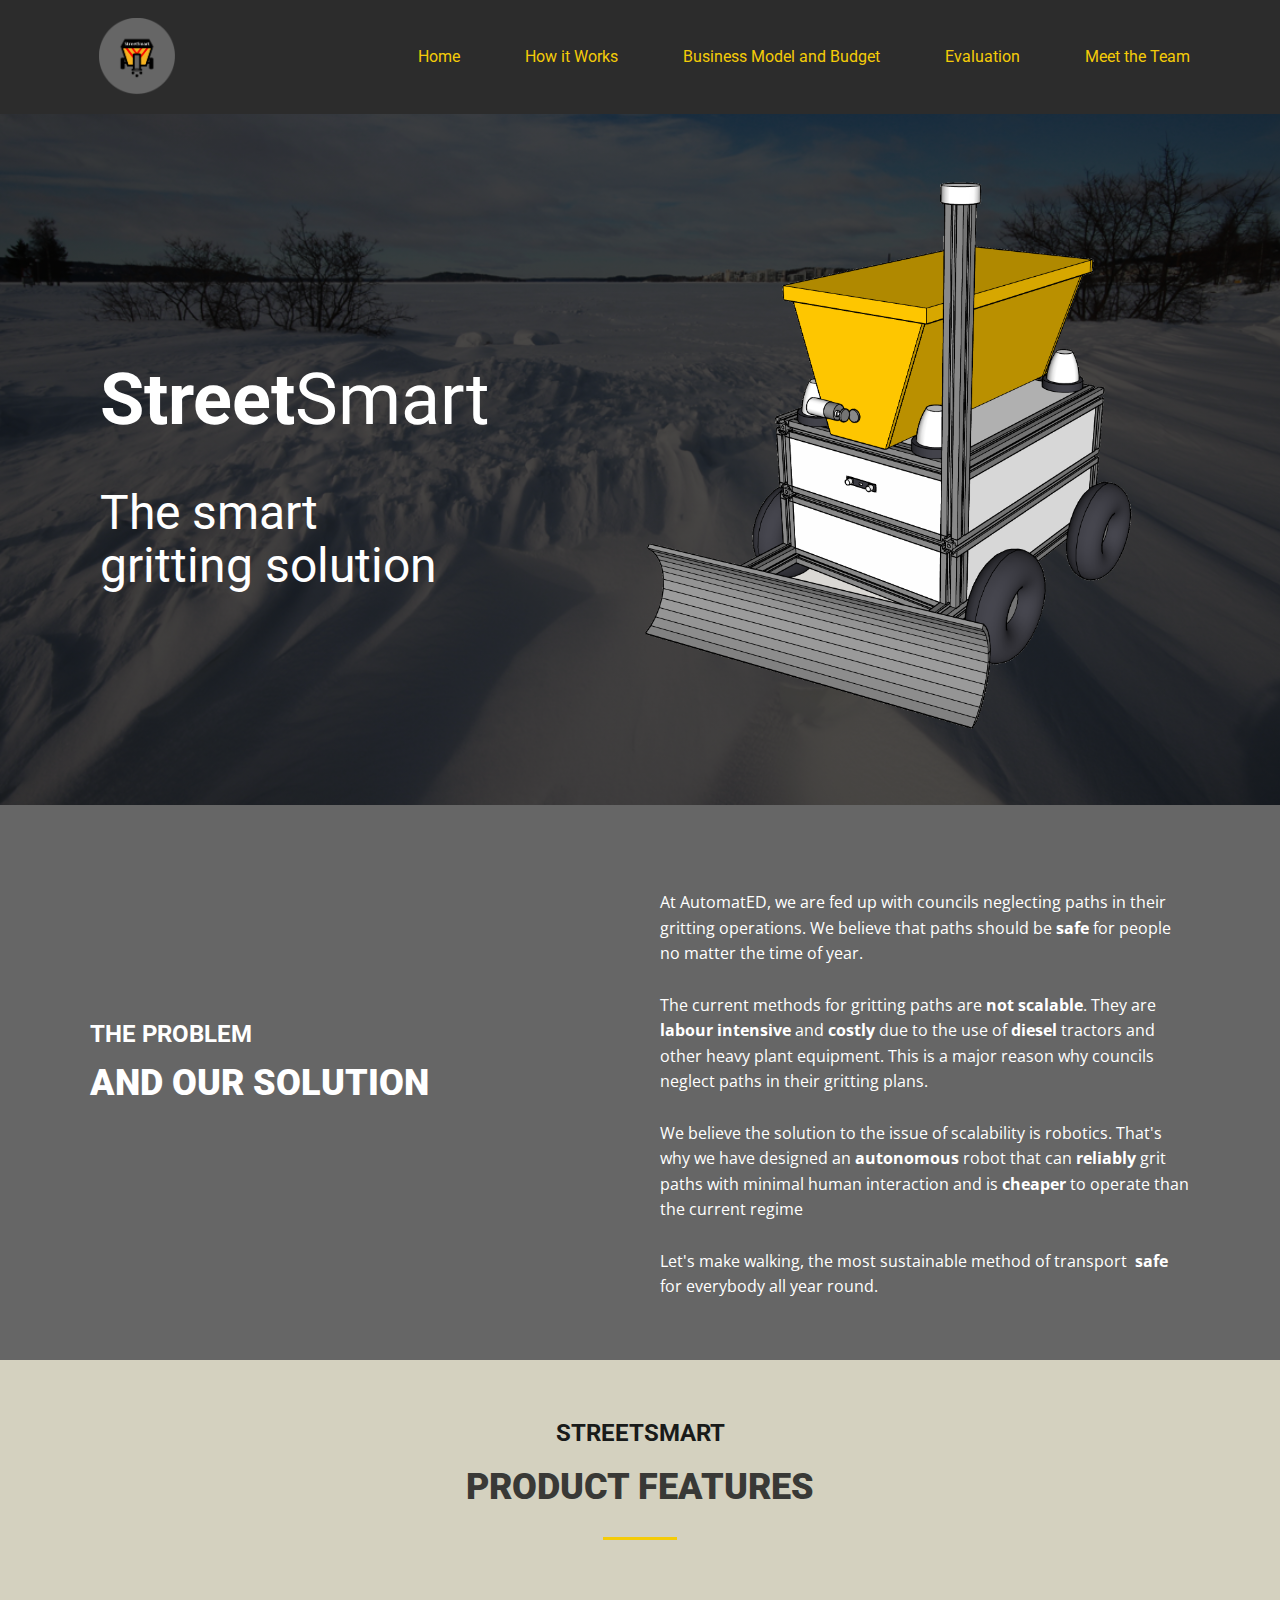
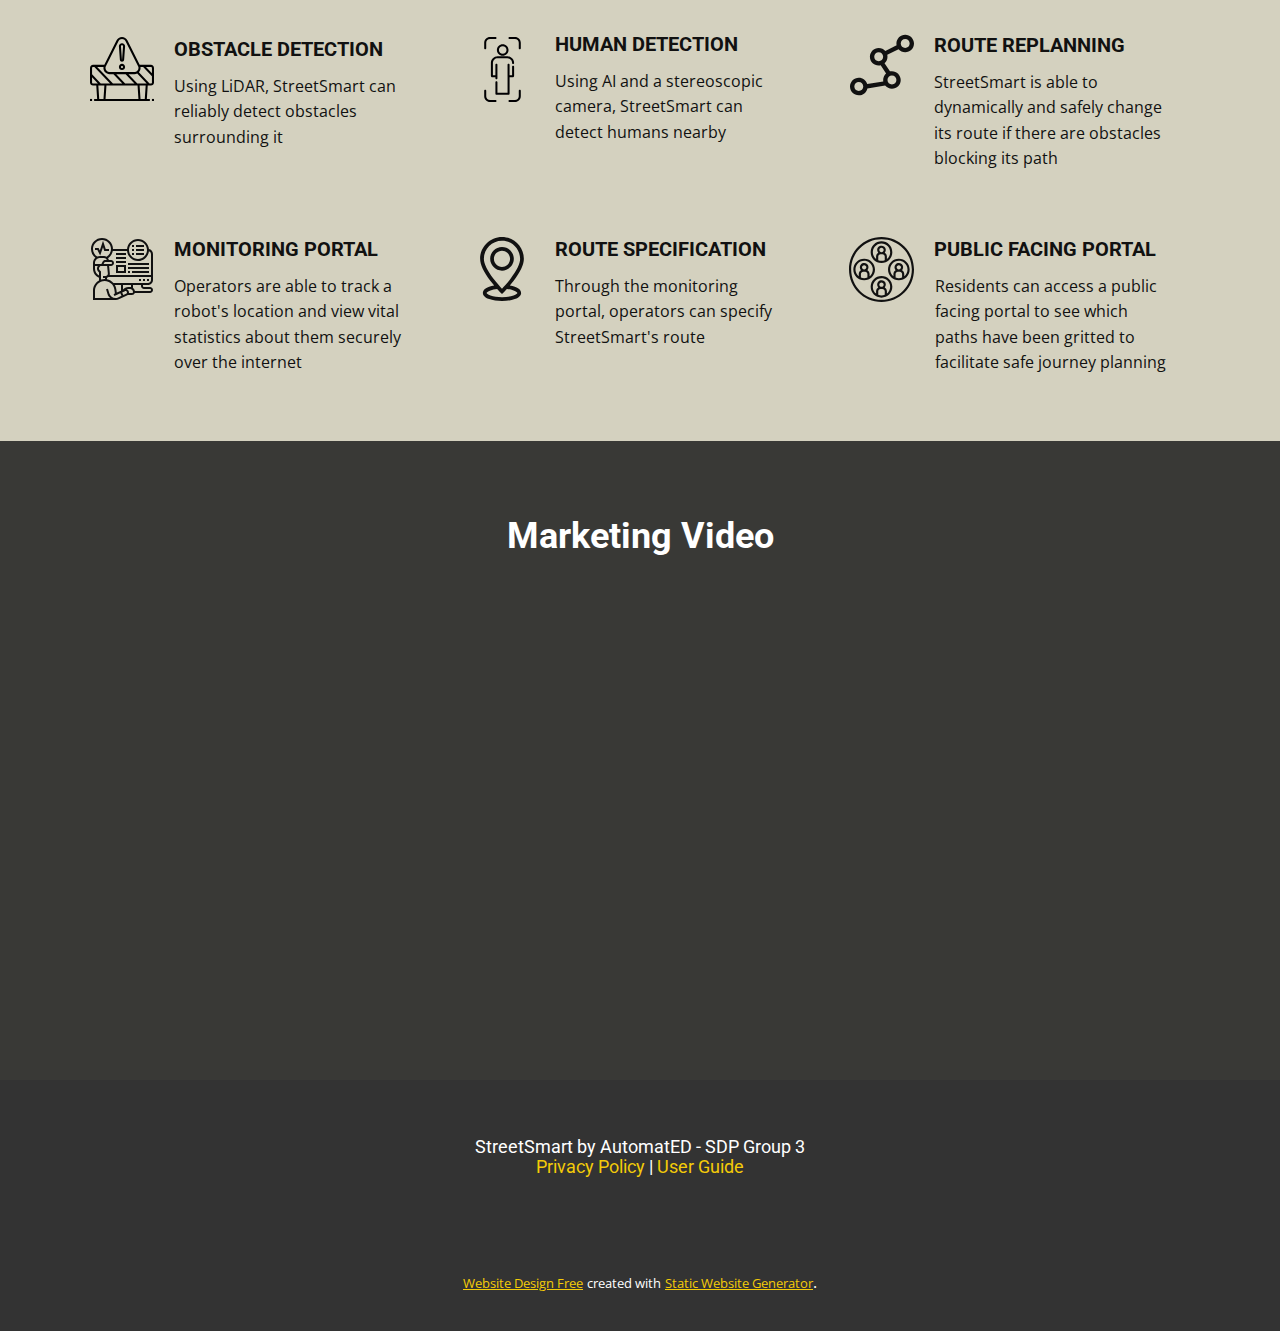
<file: index.html>
<!DOCTYPE html>
<html style="font-size: 16px;">
  <head>
    <meta name="viewport" content="width=device-width, initial-scale=1.0">
    <meta charset="utf-8">
    <meta name="keywords" content="We are Builders, we will build your dream, ELVO CONSTRUCTION, OUR BEST SERVICES, RECENT PROJECTS, THE BEST WORLD TEAM, HOW IT’S WORKING, WHAT THEY SAY ABOUT US, LATEST NEWS, ELVO CONSTRUCTION">
    <meta name="description" content="">
    <meta name="page_type" content="np-template-header-footer-from-plugin">
    <title>Home</title>
    <link rel="stylesheet" href="nicepage.css" media="screen">
<link rel="stylesheet" href="Home.css" media="screen">
    <script class="u-script" type="text/javascript" src="jquery-1.9.1.min.js" defer=""></script>
    <script class="u-script" type="text/javascript" src="nicepage.js" defer=""></script>
    <link rel="icon" href="images/favicon.ico">
    <link id="u-theme-google-font" rel="stylesheet" href="https://fonts.googleapis.com/css?family=Roboto:100,100i,300,300i,400,400i,500,500i,700,700i,900,900i|Open+Sans:300,300i,400,400i,600,600i,700,700i,800,800i">
    
    
    
    
    
    <script type="application/ld+json">{
		"@context": "http://schema.org",
		"@type": "Organization",
		"name": "WebSite309906",
		"url": "index.html",
		"logo": "images/CopyoftransparentLogo.png"
}</script>
    <meta property="og:title" content="Home">
    <meta property="og:type" content="website">
    <meta name="theme-color" content="#f4cb08">
    <link rel="canonical" href="index.html">
    <meta property="og:url" content="index.html">
  </head>
  <body data-home-page="https://website309906.nicepage.io/Home.html?version=bfe33a07-e162-4e1c-a9e4-96dc2a245e3b" data-home-page-title="Home" class="u-backlink-hidden u-body u-overlap u-overlap-contrast"><header class="u-clearfix u-header u-palette-2-base u-header" id="sec-28bf"><div class="u-clearfix u-sheet u-sheet-1">
        <nav class="u-align-left u-menu u-menu-dropdown u-nav-spacing-25 u-offcanvas u-menu-1">
          <div class="menu-collapse">
            <a class="u-button-style u-custom-color u-custom-text-active-color u-custom-text-color u-custom-text-hover-color u-nav-link" href="#" style="padding: 8px 0px;">
              <svg class="u-svg-link" preserveAspectRatio="xMidYMin slice" viewBox="0 0 302 302" style="undefined"><use xlink:href="#svg-7b92"></use></svg>
              <svg xmlns="http://www.w3.org/2000/svg" xmlns:xlink="http://www.w3.org/1999/xlink" version="1.1" id="svg-7b92" x="0px" y="0px" viewBox="0 0 302 302" style="enable-background:new 0 0 302 302;" xml:space="preserve" class="u-svg-content"><g><rect y="36" width="302" height="30"></rect><rect y="236" width="302" height="30"></rect><rect y="136" width="302" height="30"></rect>
</g><g></g><g></g><g></g><g></g><g></g><g></g><g></g><g></g><g></g><g></g><g></g><g></g><g></g><g></g><g></g></svg>
            </a>
          </div>
          <div class="u-custom-menu u-nav-container">
            <ul class="u-custom-font u-heading-font u-nav u-spacing-25 u-unstyled u-nav-1"><li class="u-nav-item"><a class="u-button-style u-nav-link u-text-active-palette-1-base u-text-hover-palette-1-base u-text-palette-1-base" href="Home.html" style="padding: 10px 20px;">Home</a>
</li><li class="u-nav-item"><a class="u-button-style u-nav-link u-text-active-palette-1-base u-text-hover-palette-1-base u-text-palette-1-base" href="How-it-Works.html" style="padding: 10px 20px;">How it Works</a>
</li><li class="u-nav-item"><a class="u-button-style u-nav-link u-text-active-palette-1-base u-text-hover-palette-1-base u-text-palette-1-base" href="Business-Model-and-Budget.html" style="padding: 10px 20px;">Business Model and Budget</a>
</li><li class="u-nav-item"><a class="u-button-style u-nav-link u-text-active-palette-1-base u-text-hover-palette-1-base u-text-palette-1-base" href="Evaluation.html" style="padding: 10px 20px;">Evaluation</a>
</li><li class="u-nav-item"><a class="u-button-style u-nav-link u-text-active-palette-1-base u-text-hover-palette-1-base u-text-palette-1-base" href="Meet-the-Team.html" style="padding: 10px 20px;">Meet the Team</a>
</li></ul>
          </div>
          <div class="u-custom-menu u-nav-container-collapse">
            <div class="u-align-center u-black u-container-style u-inner-container-layout u-opacity u-opacity-95 u-sidenav">
              <div class="u-sidenav-overflow">
                <div class="u-menu-close"></div>
                <ul class="u-align-center u-nav u-popupmenu-items u-unstyled u-nav-2"><li class="u-nav-item"><a class="u-button-style u-nav-link" href="Home.html">Home</a>
</li><li class="u-nav-item"><a class="u-button-style u-nav-link" href="How-it-Works.html">How it Works</a>
</li><li class="u-nav-item"><a class="u-button-style u-nav-link" href="Business-Model-and-Budget.html">Business Model and Budget</a>
</li><li class="u-nav-item"><a class="u-button-style u-nav-link" href="Evaluation.html">Evaluation</a>
</li><li class="u-nav-item"><a class="u-button-style u-nav-link" href="Meet-the-Team.html">Meet the Team</a>
</li></ul>
              </div>
            </div>
            <div class="u-black u-menu-overlay u-opacity u-opacity-70"></div>
          </div>
        </nav>
        <a href="#" class="u-image u-logo u-image-1" src="" data-image-width="2588" data-image-height="2620" title="Home">
          <img src="images/CopyoftransparentLogo.png" class="u-logo-image u-logo-image-1" data-image-width="77.1026">
        </a>
      </div></header> 
    <section class="u-clearfix u-image u-shading u-section-1" id="sec-cc32" data-image-width="150" data-image-height="100">
      <div class="u-clearfix u-sheet u-valign-bottom u-sheet-1">
        <div class="u-clearfix u-expanded-width u-layout-wrap u-layout-wrap-1">
          <div class="u-layout">
            <div class="u-layout-row">
              <div class="u-size-30">
                <div class="u-layout-col">
                  <div class="u-container-style u-layout-cell u-size-30 u-layout-cell-1">
                    <div class="u-container-layout u-container-layout-1">
                      <h1 class="u-text u-text-1">Street<span style="font-weight: 400;">Smart</span>
                      </h1>
                    </div>
                  </div>
                  <div class="u-container-style u-layout-cell u-size-30 u-layout-cell-2">
                    <div class="u-container-layout u-container-layout-2">
                      <h2 class="u-text u-text-2" spellcheck="false">The <span style="font-weight: 700;">
                          <span style="font-weight: 400;">smart</span>
                          <span style="font-weight: 400;">
                            <br>gritting solution
                          </span>
                        </span>
                        <br>
                      </h2>
                    </div>
                  </div>
                </div>
              </div>
              <div class="u-size-30">
                <div class="u-layout-col">
                  <div class="u-container-style u-layout-cell u-size-60 u-layout-cell-3">
                    <div class="u-container-layout u-container-layout-3">
                      <img src="images/front_view.png" alt="" class="u-image u-image-default u-image-1" data-image-width="1881" data-image-height="1732">
                    </div>
                  </div>
                </div>
              </div>
            </div>
          </div>
        </div>
      </div>
    </section>
    <section class="u-clearfix u-grey-60 u-section-2" id="sec-4b72">
      <div class="u-clearfix u-sheet u-sheet-1">
        <div class="u-clearfix u-expanded-width u-layout-wrap u-layout-wrap-1">
          <div class="u-layout">
            <div class="u-layout-row">
              <div class="u-container-style u-layout-cell u-left-cell u-similar-fill u-size-30 u-layout-cell-1">
                <div class="u-container-layout u-container-layout-1">
                  <h3 class="u-heading-font u-text u-text-custom-color-2 u-text-1">
                    <span class="u-text-white">THE PROBLEM</span>
                    <br>
                  </h3>
                  <h2 class="u-heading-font u-text u-text-custom-color-2 u-text-2" spellcheck="false">
                    <span class="u-text-white">AND OUR SOLUTION </span>
                    <br>
                  </h2>
                </div>
              </div>
              <div class="u-container-style u-layout-cell u-right-cell u-similar-fill u-size-30 u-layout-cell-2">
                <div class="u-container-layout u-container-layout-2">
                  <p class="u-text u-text-font u-text-3" spellcheck="false">At AutomatED, we are fed up with councils neglecting paths in their gritting operations. We believe that paths should be <span style="font-weight: 700;"> safe<span style="font-weight: 400;"> for people no matter the time of year. <br>
                        <br>The current methods for gritting paths are <span style="font-weight: 700;">not scalable</span>. They are <span style="font-weight: 700;">labour intensive </span>and <span style="font-weight: 700;">costly</span> due to the use of <span style="font-weight: 700;">diesel</span> tractors and other heavy plant equipment. This is a major reason why councils neglect paths in their gritting plans.<br>
                        <br>We believe the solution to the issue of scalability is robotics. That's why we have designed an <span style="font-weight: 700;">autonomous <span style="font-weight: 400;"> robot that can <span style="font-weight: 700;">reliably </span>
                          </span>
                        </span>grit paths with minimal human interaction and is <span style="font-weight: 700;"> cheaper<span style="font-weight: 400;"> to operate than the current regime<br>
                            <br>Let's make walking, the most sustainable method of transport&nbsp;<span style="font-weight: 700;"> safe<span style="font-weight: 400;"> for everybody all year round.&nbsp;</span>
                            </span>
                          </span>
                        </span>
                      </span>
                    </span>
                  </p>
                </div>
              </div>
            </div>
          </div>
        </div>
      </div>
    </section>
    <section class="u-clearfix u-custom-color-1 u-section-3" id="sec-e8bd">
      <div class="u-clearfix u-sheet u-sheet-1">
        <div class="u-align-center u-container-style u-group u-similar-fill u-group-1">
          <div class="u-container-layout u-valign-middle u-container-layout-1">
            <h3 class="u-heading-font u-text u-text-custom-color-2 u-text-1">STREETSMA<span style="font-size: 0.625rem;"></span>RT
            </h3>
            <h2 class="u-heading-font u-text u-text-custom-color-3 u-text-2" spellcheck="false">PRODUCT FEATURES<br>
            </h2>
            <div class="u-border-3 u-border-palette-1-base u-line u-line-horizontal u-line-1"></div>
          </div>
        </div>
        <div class="u-clearfix u-expanded-width u-layout-wrap u-layout-wrap-1">
          <div class="u-layout">
            <div class="u-layout-col">
              <div class="u-size-30 u-size-60-md">
                <div class="u-layout-row">
                  <div class="u-container-style u-layout-cell u-left-cell u-similar-fill u-size-20 u-size-20-md u-layout-cell-1">
                    <div class="u-container-layout">
                      <h3 class="u-heading-font u-text u-text-3">OBSTACLE DETECTION<br>
                      </h3><span class="u-icon u-icon-circle u-radius-10 u-text-black u-icon-1"><svg class="u-svg-link" preserveAspectRatio="xMidYMin slice" viewBox="0 0 496 496" style=""><use xlink:href="#svg-75c8"></use></svg><svg class="u-svg-content" viewBox="0 0 496 496" id="svg-75c8"><path d="m248 256c13.230469 0 24-10.769531 24-24s-10.769531-24-24-24-24 10.769531-24 24 10.769531 24 24 24zm0-32c4.40625 0 8 3.585938 8 8s-3.59375 8-8 8-8-3.585938-8-8 3.59375-8 8-8zm0 0"></path><path d="m231.449219 176.59375c.613281 8.636719 7.886719 15.40625 16.550781 15.40625s15.9375-6.769531 16.550781-15.40625l7.386719-103.457031c.046875-.5625.0625-1.128907.0625-1.6875 0-12.9375-10.519531-23.449219-23.449219-23.449219h-1.101562c-12.929688 0-23.449219 10.511719-23.449219 23.449219 0 .558593.015625 1.136719.054688 1.671875zm16-112.59375h1.101562c4.113281 0 7.449219 3.34375 7.433594 7.976562l-7.390625 103.480469c-.042969.605469-1.144531.605469-1.179688 0l-7.414062-104.007812c0-4.105469 3.335938-7.449219 7.449219-7.449219zm0 0"></path><path d="m472 216h-87.054688l-95.058593-190.113281c-7.984375-15.964844-24.039063-25.886719-41.886719-25.886719s-33.902344 9.921875-41.886719 25.886719l-95.058593 190.113281h-87.054688c-13.230469 0-24 10.769531-24 24v112c0 13.230469 10.769531 24 24 24h24.519531l6.9375 104h-23.457031v16h432v-16h-23.449219l6.9375-104h24.511719c13.230469 0 24-10.769531 24-24v-112c0-13.230469-10.769531-24-24-24zm8 24v40.398438l-46.097656-48.398438h38.097656c4.40625 0 8 3.585938 8 8zm-259.574219-206.953125c5.253907-10.519531 15.820313-17.046875 27.574219-17.046875s22.320312 6.527344 27.574219 17.046875l97.167969 194.328125c2.128906 4.257812 3.257812 9.03125 3.257812 13.792969 0 17-13.832031 30.832031-30.832031 30.832031h-194.335938c-17 0-30.832031-13.832031-30.832031-30.832031 0-4.761719 1.128906-9.527344 3.257812-13.792969zm146.429688 326.953125-68.574219-72h46.886719c7.480469 0 14.527343-1.808594 20.800781-4.9375l73.269531 76.9375zm1.664062 16 6.9375 104h-254.90625l6.9375-104zm-217.6875-88h30.886719l68.570312 72h-72.386718l-121.902344-128h48.984375c-.609375 3.023438-.984375 6.089844-.984375 9.167969 0 25.824219 21.007812 46.832031 46.832031 46.832031zm125.359375 0 68.578125 72h-72.386719l-68.566406-72zm-252.191406-56h9.902344l121.90625 128h-72.382813l-67.425781-70.800781v-49.199219c0-4.414062 3.59375-8 8-8zm-8 120v-39.601562l45.335938 47.601562h-37.335938c-4.40625 0-8-3.585938-8-8zm48.550781 24h46.90625l-6.9375 104h-33.039062zm359.96875 104h-33.03125l-6.9375-104h46.90625zm47.480469-120h-10.664062l-82.375-86.488281c8.054687-8.414063 13.039062-19.800781 13.039062-32.34375 0-3.078125-.375-6.144531-.976562-9.167969h20.792968l68.183594 71.601562v48.398438c0 4.414062-3.59375 8-8 8zm0 0"></path><path d="m480 480h16v16h-16zm0 0"></path><path d="m0 480h16v16h-16zm0 0"></path></svg></span>
                      <p class="u-text u-text-font u-text-4">Using LiDAR, StreetSmart can reliably detect obstacles surrounding it<br>
                      </p>
                    </div>
                  </div>
                  <div class="u-container-style u-layout-cell u-similar-fill u-size-20 u-size-20-md u-layout-cell-2">
                    <div class="u-container-layout"><span class="u-icon u-icon-circle u-radius-10 u-icon-2"><svg class="u-svg-link" preserveAspectRatio="xMidYMin slice" viewBox="0 0 512 512" style=""><use xlink:href="#svg-d3a9"></use></svg><svg class="u-svg-content" viewBox="0 0 512 512" x="0px" y="0px" id="svg-d3a9" style="enable-background:new 0 0 512 512;"><g><g><path d="M354.335,0h-43.199c-4.405,0-7.975,3.571-7.975,7.975c0,4.404,3.57,7.975,7.975,7.975h43.199    c16.441,0,29.817,13.376,29.817,29.817v43.199c0,4.404,3.57,7.975,7.975,7.975c4.405,0,7.975-3.571,7.975-7.975V45.767    C400.103,20.531,379.571,0,354.335,0z"></path>
</g>
</g><g><g><path d="M200.863,0h-43.199c-25.236,0-45.767,20.531-45.767,45.767v43.199c-0.001,4.405,3.569,7.975,7.974,7.975    c4.405,0,7.975-3.571,7.975-7.975V45.767c0-16.441,13.376-29.817,29.817-29.817h43.199c4.405,0,7.975-3.571,7.975-7.975    C208.837,3.571,205.268,0,200.863,0z"></path>
</g>
</g><g><g><path d="M392.127,415.059c-4.405,0-7.975,3.571-7.975,7.975v43.199c0,16.441-13.376,29.817-29.817,29.817h-43.199    c-4.405,0-7.975,3.571-7.975,7.975s3.57,7.975,7.975,7.975h43.199c25.236,0,45.767-20.531,45.767-45.767v-43.199    C400.103,418.629,396.533,415.059,392.127,415.059z"></path>
</g>
</g><g><g><path d="M200.863,496.05h-43.199c-16.441,0-29.817-13.376-29.817-29.817v-43.199c0-4.404-3.57-7.975-7.975-7.975    c-4.405,0-7.975,3.571-7.975,7.975v43.199c0,25.236,20.532,45.767,45.767,45.767h43.199c4.405,0,7.975-3.571,7.975-7.975    C208.838,499.62,205.268,496.05,200.863,496.05z"></path>
</g>
</g><g><g><path d="M341.119,179.914c-1.531-2.834-3.333-5.548-5.36-8.068c-4.115-5.114-9.074-9.379-14.737-12.674    c-8.083-4.705-17.323-7.191-26.721-7.191h-76.604c-29.327,0-53.187,23.859-53.187,53.186v99.445    c0,7.193,5.853,13.045,13.046,13.045h22.626v7.596c0,4.404,3.57,7.975,7.975,7.975c4.405,0,7.975-3.571,7.975-7.975v-15.571    c0-0.482-0.05-0.952-0.132-1.41v-90.254c0-4.404-3.57-7.975-7.975-7.975c-4.405,0-7.975,3.571-7.975,7.975v83.689h-19.59v-96.54    c0-20.532,16.704-37.236,37.237-37.236h76.604c6.583,0,13.048,1.738,18.698,5.026c3.97,2.31,7.447,5.301,10.332,8.888    c1.421,1.765,2.683,3.666,3.756,5.651c2.912,5.388,4.451,11.499,4.451,17.671c0,4.404,3.57,7.975,7.975,7.975    c4.405,0,7.975-3.571,7.975-7.975C347.488,196.356,345.286,187.623,341.119,179.914z"></path>
</g>
</g><g><g><path d="M339.514,226.769c-4.405,0-7.975,3.571-7.975,7.975v66.964h-19.852v-83.689c0-4.404-3.57-7.975-7.975-7.975    c-4.405,0-7.975,3.571-7.975,7.975v91.664c0,0.477,0.049,0.942,0.13,1.396v128.258h-79.734v-82.802    c0-4.405-3.57-7.975-7.975-7.975c-4.405,0-7.975,3.571-7.975,7.975v90.777c0,4.404,3.57,7.975,7.975,7.975h95.684    c4.405,0,7.975-3.571,7.975-7.975V317.658h22.626c7.193,0,13.046-5.852,13.046-13.045v-69.869    C347.488,230.34,343.918,226.769,339.514,226.769z"></path>
</g>
</g><g><g><path d="M257.709,56.712c-25.268,0-45.824,20.557-45.824,45.825s20.556,45.825,45.824,45.825    c25.268,0,45.825-20.557,45.825-45.825S282.977,56.712,257.709,56.712z M257.709,132.412c-16.472,0-29.874-13.402-29.874-29.875    c0-16.473,13.402-29.874,29.874-29.874c16.473,0,29.874,13.401,29.874,29.874C287.582,119.01,274.181,132.412,257.709,132.412z"></path>
</g>
</g></svg></span>
                      <h3 class="u-heading-font u-text u-text-5">HUMAN DETECTION<br>
                      </h3>
                      <p class="u-text u-text-font u-text-6">Using AI and a stereoscopic camera, StreetSmart can detect humans nearby<br>
                      </p>
                    </div>
                  </div>
                  <div class="u-container-style u-layout-cell u-right-cell u-similar-fill u-size-20 u-size-20-md u-layout-cell-3">
                    <div class="u-container-layout">
                      <h3 class="u-heading-font u-text u-text-7">ROUTE REPLANNING<br>
                      </h3><span class="u-icon u-icon-circle u-radius-10 u-icon-3"><svg class="u-svg-link" preserveAspectRatio="xMidYMin slice" viewBox="0 0 297 297" style=""><use xlink:href="#svg-1fe2"></use></svg><svg class="u-svg-content" viewBox="0 0 297 297" x="0px" y="0px" id="svg-1fe2" style="enable-background:new 0 0 297 297;"><path d="M256.195,7.594c-22.498,0-40.802,18.314-40.802,40.826c0,2.994,0.333,5.912,0.947,8.725l-52.365,26.201  c-7.488-8.664-18.541-14.164-30.861-14.164c-22.499,0-40.803,18.314-40.803,40.826s18.304,40.826,40.803,40.826  c3.197,0,6.306-0.382,9.293-1.081l25.062,37.622c-8.351,7.481-13.618,18.34-13.618,30.411c0,2.318,0.205,4.589,0.577,6.802  l-74.499,12.425c-4.998-16.894-20.641-29.259-39.125-29.259C18.305,207.754,0,226.067,0,248.578  c0,22.514,18.305,40.828,40.804,40.828c19.531,0,35.893-13.805,39.872-32.174l82.316-13.73c7.487,9.211,18.897,15.109,31.661,15.109  c22.501,0,40.807-18.314,40.807-40.825c0-22.511-18.306-40.825-40.807-40.825c-3.197,0-6.305,0.383-9.291,1.081L160.3,140.419  c8.351-7.481,13.617-18.34,13.617-30.411c0-2.994-0.333-5.911-0.947-8.723l52.366-26.202c7.487,8.665,18.54,14.165,30.859,14.165  c22.5,0,40.805-18.315,40.805-40.828C297,25.908,278.695,7.594,256.195,7.594z M40.804,269.34c-11.435,0-20.737-9.313-20.737-20.762  c0-11.446,9.303-20.759,20.737-20.759s20.736,9.313,20.736,20.759C61.54,260.026,52.238,269.34,40.804,269.34z M215.394,217.786  c0,11.447-9.304,20.759-20.74,20.759c-11.435,0-20.736-9.311-20.736-20.759c0-11.446,9.302-20.759,20.736-20.759  C206.09,197.027,215.394,206.34,215.394,217.786z M112.378,110.008c0-11.447,9.302-20.76,20.736-20.76  c11.434,0,20.736,9.313,20.736,20.76s-9.302,20.76-20.736,20.76C121.68,130.768,112.378,121.455,112.378,110.008z M256.195,69.182  c-11.434,0-20.735-9.314-20.735-20.762c0-11.447,9.302-20.76,20.735-20.76c11.436,0,20.738,9.312,20.738,20.76  C276.934,59.867,267.631,69.182,256.195,69.182z"></path></svg></span>
                      <p class="u-text u-text-font u-text-8">StreetSmart is able to dynamically and safely change its route if there are obstacles blocking its path<br>
                      </p>
                    </div>
                  </div>
                </div>
              </div>
              <div class="u-size-30 u-size-60-md">
                <div class="u-layout-row">
                  <div class="u-container-style u-layout-cell u-left-cell u-similar-fill u-size-20 u-size-20-md u-layout-cell-4">
                    <div class="u-container-layout">
                      <h3 class="u-heading-font u-text u-text-9">MONITORING PORTAL<br>
                      </h3><span class="u-icon u-icon-circle u-radius-10 u-icon-4"><svg class="u-svg-link" preserveAspectRatio="xMidYMin slice" viewBox="0 0 64 64" style=""><use xlink:href="#svg-d28c"></use></svg><svg class="u-svg-content" viewBox="0 0 64 64" id="svg-d28c"><g><path d="m13 10.162 1.279 3.838h4.721v-2h-3.279l-2.721-8.162-3.186 9.556-1.196-2.394h-3.618v2h2.382l2.804 5.606z"></path><path d="m58 48c2.757 0 5-2.243 5-5v-26c0-2.43-1.744-4.456-4.046-4.904-.462-5.643-5.194-10.096-10.954-10.096-5.728 0-10.442 4.402-10.949 10h-14.051c0-6.065-4.935-11-11-11s-11 4.935-11 11c0 3.468 1.642 6.707 4.364 8.77-1.446 1.283-2.364 3.149-2.364 5.23v1.999 1 2.676c0 3.969 2.383 7.503 6 9.014v2.808c-3.575 2.007-6 5.831-6 10.214v9.289h22.856v-.023c1.037-.054 2.044-.288 2.994-.72l8.136-3.698c.317-.144.603-.334.856-.559h4.158c1.302 0 2.402-.839 2.816-2h15.184c1.654 0 3-1.346 3-3s-1.346-3-3-3h-6c-.552 0-1-.448-1-1v-1zm0-2h-34.512c-1.677-1.9-3.945-3.252-6.488-3.765v-1.47c.499-.167.959-.425 1.364-.765h42.636v3c0 1.654-1.346 3-3 3zm-18 4h-1.764c-2.049 0-3.998.95-5.236 2.476v-4.476h8v2.101c-.323-.066-.658-.101-1-.101zm-13.186 5.623-.51-3.568c-.209-1.46-.69-2.826-1.383-4.055h6.079v5.72zm-13.196-28.624.724-1.447c.17-.341.513-.553.895-.553h5.763c.552 0 1 .449 1 1s-.448 1-1 1zm34.382-22.999c4.963 0 9 4.038 9 9s-4.037 9-9 9-9-4.038-9-9 4.037-9 9-9zm-10.949 10c.507 5.598 5.221 10 10.949 10 5.672 0 10.353-4.316 10.937-9.835 1.194.396 2.063 1.51 2.063 2.835v21h-41.324c.152-.513.224-1.053.168-1.602l-.74-7.399h1.896c1.654 0 3-1.346 3-3s-1.346-3-3-3h-2.101c-.139-.68-.43-1.301-.815-1.851 2.495-1.656 4.176-4.228 4.712-7.148zm-34.051-2c0-4.962 4.037-9 9-9s9 4.038 9 9c0 3.207-1.689 6.106-4.422 7.726-.754-.457-1.633-.726-2.577-.726h-4.001c-.997 0-1.944.213-2.803.59-2.593-1.645-4.197-4.5-4.197-7.59zm2 14c0-2.757 2.243-5 5-5h4.001c1.304 0 2.415.835 2.827 1.999h-1.592c-1.144 0-2.172.635-2.684 1.658l-1.171 2.342h-6.381zm0 5.675v-2.676h2.741c-.479.74-.741 1.599-.741 2.501 0 1.216.493 2.407 1.354 3.268l.646.646v3.043c-2.434-1.353-4-3.921-4-6.782zm4.768 1.679c-.488-.488-.768-1.164-.768-1.854 0-.7.272-1.358.768-1.854l.647-.647h6.68l.76 7.6c.066.653-.163 1.296-.629 1.762-.406.406-.97.64-1.545.64h-2.681v2h2v1.013c-.097-.003-.192-.014-.289-.014-1.298 0-2.543.221-3.711.613v-8.027zm18.254 27.083c-.821.374-1.696.563-2.6.563-2.798 0-5.218-1.801-6.021-4.48l-1.442-4.807-1.916.574 1.442 4.807c.472 1.575 1.384 2.9 2.559 3.906h-15.044v-7.289c0-5.355 4.356-9.711 9.711-9.711 4.801 0 8.934 3.584 9.612 8.338l.593 4.147-1.33.605.828 1.82 5.921-2.692 1.171 2.634zm8.137-3.699-2.831 1.287-1.171-2.635 2.778-1.263c.184-.083.388-.127.631-.127.79 0 1.434.644 1.434 1.434 0 .56-.33 1.072-.841 1.304zm5.841-.738h-3.052c.032-.186.052-.374.052-.566 0-1.457-.915-2.696-2.216-3.194.466-.151.953-.24 1.452-.24h1.764c1.654 0 3 1.346 3 3 0 .552-.448 1-1 1zm12-4h6c.552 0 1 .448 1 1s-.448 1-1 1h-15.101c-.247-1.213-.946-2.253-1.899-2.974v-3.026h8v1c0 1.654 1.346 3 3 3z"></path><path d="m57 42h2v2h-2z"></path><path d="m49 42h2v2h-2z"></path><path d="m53 42h2v2h-2z"></path><path d="m42 8h2v2h-2z"></path><path d="m46 8h8v2h-8z"></path><path d="m42 12h2v2h-2z"></path><path d="m46 12h8v2h-8z"></path><path d="m42 16h2v2h-2z"></path><path d="m46 16h8v2h-8z"></path><path d="m36 28h-10v8h10zm-2 6h-6v-4h6z"></path><path d="m26 24h10v2h-10z"></path><path d="m26 20h10v2h-10z"></path><path d="m26 16h10v2h-10z"></path><path d="m38 34h2v2h-2z"></path><path d="m42 34h17v2h-17z"></path><path d="m38 30h21v2h-21z"></path><path d="m38 26h21v2h-21z"></path>
</g></svg></span>
                      <p class="u-text u-text-font u-text-10">Operators are able to track a robot's location and view vital statistics about them securely over the internet<br>
                      </p>
                    </div>
                  </div>
                  <div class="u-container-style u-layout-cell u-similar-fill u-size-20 u-size-20-md u-layout-cell-5">
                    <div class="u-container-layout">
                      <h3 class="u-heading-font u-text u-text-11">ROUTE SPECIFICATION<br>
                      </h3><span class="u-icon u-icon-circle u-radius-10 u-icon-5"><svg class="u-svg-link" preserveAspectRatio="xMidYMin slice" viewBox="0 0 512 512" style=""><use xlink:href="#svg-056f"></use></svg><svg class="u-svg-content" viewBox="0 0 512 512" x="0px" y="0px" id="svg-056f" style="enable-background:new 0 0 512 512;"><g><path d="M358.532,398.769c-11.863-4.239-25.362-7.648-39.943-10.168c9.344-10.971,19.299-23.135,29.294-36.13   c55.144-71.695,83.104-131.409,83.104-177.484C430.986,78.499,352.488,0,256,0C159.512,0,81.014,78.499,81.014,174.986   c0,46.336,27.962,106.131,83.11,177.725c9.949,12.916,19.857,25.003,29.164,35.909c-14.534,2.518-27.99,5.921-39.82,10.148   c-41.6,14.866-50.332,34.832-50.332,48.963s8.732,34.097,50.332,48.963C181.085,506.564,217.499,512,256,512   s74.915-5.436,102.533-15.306c41.599-14.866,50.331-34.832,50.331-48.963S400.132,413.635,358.532,398.769z M111.014,174.986   C111.014,95.041,176.054,30,256,30c79.945,0,144.986,65.041,144.986,144.986c0,38.691-26.511,93.643-76.666,158.911   c-26.837,34.925-53.966,64.237-68.341,79.186c-14.326-14.846-41.3-43.901-68.089-78.679   C137.597,269.113,111.014,213.987,111.014,174.986z M348.437,468.444C323.977,477.186,291.148,482,256,482   s-67.976-4.814-92.437-13.556c-22.167-7.922-30.427-16.909-30.427-20.713s8.261-12.791,30.427-20.712   c15.118-5.402,33.443-9.293,53.527-11.484c16.299,17.791,27.57,28.819,28.441,29.668l10.49,10.224l10.469-10.244   c0.87-0.851,12.094-11.878,28.336-29.652c20.117,2.188,38.473,6.078,53.612,11.488c22.166,7.921,30.427,16.908,30.427,20.712   S370.604,460.522,348.437,468.444z"></path><path d="M350.631,174.986c0-52.18-42.451-94.631-94.631-94.631c-52.179,0-94.63,42.451-94.63,94.631s42.451,94.631,94.63,94.631   C308.18,269.617,350.631,227.166,350.631,174.986z M191.37,174.986c0-35.638,28.993-64.631,64.63-64.631   c35.638,0,64.631,28.993,64.631,64.631S291.638,239.617,256,239.617C220.363,239.617,191.37,210.624,191.37,174.986z"></path>
</g></svg></span>
                      <p class="u-text u-text-font u-text-12">Through the monitoring portal, operators can specify StreetSmart's route<br>
                      </p>
                    </div>
                  </div>
                  <div class="u-container-style u-layout-cell u-right-cell u-similar-fill u-size-20 u-size-20-md u-layout-cell-6">
                    <div class="u-container-layout">
                      <h3 class="u-heading-font u-text u-text-13">PUBLIC FACING PORTAL<br>
                      </h3><span class="u-icon u-icon-circle u-radius-10 u-icon-6"><svg class="u-svg-link" preserveAspectRatio="xMidYMin slice" viewBox="0 0 480 480" style=""><use xlink:href="#svg-8bd6"></use></svg><svg class="u-svg-content" viewBox="0 0 480 480" x="0px" y="0px" id="svg-8bd6" style="enable-background:new 0 0 480 480;"><g><g><path d="M240,0C107.452,0,0,107.452,0,240s107.452,240,240,240s240-107.452,240-240C479.85,107.514,372.486,0.15,240,0z M240,464    C116.288,464,16,363.712,16,240S116.288,16,240,16s224,100.288,224,224C463.861,363.654,363.654,463.861,240,464z"></path>
</g>
</g><g><g><path d="M240,32c-44.183,0-80,35.817-80,80c0.051,44.162,35.838,79.949,80,80c44.183,0,80-35.817,80-80S284.183,32,240,32z     M264,171.288c-15.383,6.283-32.617,6.283-48,0v-26.472c0.008-9.282,7.53-16.806,16.813-16.816h14.375    c9.282,0.01,16.804,7.534,16.812,16.816V171.288z M224,96c0-8.837,7.163-16,16-16s16,7.163,16,16s-7.163,16-16,16    C231.168,111.99,224.01,104.832,224,96z M280,161.88v-17.064c-0.032-11.472-6.069-22.089-15.911-27.982    c11.634-13.304,10.28-33.521-3.024-45.155c-13.304-11.634-33.521-10.28-45.155,3.024c-10.549,12.063-10.549,30.068,0,42.131    c-9.842,5.893-15.879,16.511-15.911,27.982v17.064c-27.578-22.062-32.049-62.303-9.987-89.88C202.16,56.816,220.555,47.984,240,48    c35.317-0.03,63.97,28.576,64,63.892C304.016,131.337,295.184,149.733,280,161.88z"></path>
</g>
</g><g><g><path d="M240,288c-44.183,0-80,35.817-80,80c0,44.183,35.817,80,80,80s80-35.817,80-80C319.949,323.838,284.162,288.051,240,288z     M264,427.288c-15.383,6.283-32.617,6.283-48,0v-26.472c0.008-9.282,7.53-16.806,16.813-16.816h14.375    c9.283,0.01,16.804,7.534,16.812,16.816V427.288z M224,352c0-8.837,7.163-16,16-16s16,7.163,16,16s-7.163,16-16,16    C231.168,367.99,224.01,360.832,224,352z M289.96,407.92c-2.943,3.676-6.284,7.017-9.96,9.96v-17.064    c-0.032-11.472-6.069-22.089-15.911-27.982c11.634-13.304,10.28-33.521-3.024-45.155c-13.304-11.634-33.521-10.28-45.155,3.024    c-10.549,12.063-10.549,30.068,0,42.131c-9.842,5.893-15.879,16.511-15.911,27.982v17.064    c-27.592-22.091-32.051-62.368-9.96-89.96c22.091-27.592,62.368-32.051,89.96-9.96C307.592,340.052,312.051,380.328,289.96,407.92    z"></path>
</g>
</g><g><g><path d="M368,160c-44.162,0.051-79.949,35.838-80,80c0,44.183,35.817,80,80,80c44.183,0,80-35.817,80-80    C448,195.817,412.183,160,368,160z M392,299.288c-15.383,6.283-32.617,6.283-48,0v-26.472c0.008-9.282,7.53-16.806,16.813-16.816    h14.375c9.283,0.01,16.804,7.534,16.813,16.816V299.288z M352,224c0-8.837,7.163-16,16-16s16,7.163,16,16s-7.163,16-16,16    C359.168,239.99,352.01,232.832,352,224z M408,289.88v-17.064c-0.032-11.472-6.069-22.089-15.911-27.982    c11.634-13.304,10.28-33.521-3.024-45.155c-13.304-11.634-33.521-10.28-45.155,3.024c-10.549,12.063-10.549,30.068,0,42.131    c-9.842,5.893-15.879,16.511-15.911,27.982v17.064c-27.562-22.106-31.986-62.37-9.88-89.932    c22.106-27.562,62.37-31.986,89.932-9.88C423.198,202.216,432.008,220.584,432,240C431.994,259.41,423.163,277.763,408,289.88z"></path>
</g>
</g><g><g><path d="M112,160c-44.183,0-80,35.817-80,80c0,44.183,35.817,80,80,80c44.162-0.051,79.949-35.838,80-80    C192,195.817,156.183,160,112,160z M136,299.288c-15.383,6.283-32.617,6.283-48,0v-26.472c0.008-9.282,7.53-16.806,16.813-16.816    h14.375c9.283,0.01,16.804,7.534,16.813,16.816V299.288z M96,224c0-8.837,7.163-16,16-16s16,7.163,16,16s-7.163,16-16,16    C103.168,239.99,96.01,232.832,96,224z M161.96,279.92c-2.943,3.676-6.284,7.017-9.96,9.96v-17.064    c-0.032-11.472-6.069-22.089-15.911-27.982c11.634-13.304,10.28-33.521-3.024-45.155c-13.304-11.634-33.521-10.28-45.155,3.024    c-10.549,12.063-10.549,30.068,0,42.131c-9.842,5.893-15.879,16.511-15.911,27.982v17.064    c-27.592-22.091-32.051-62.368-9.96-89.96c22.091-27.592,62.368-32.051,89.96-9.96C179.592,212.052,184.051,252.328,161.96,279.92    z"></path>
</g>
</g></svg></span>
                      <p class="u-text u-text-font u-text-14">Residents can access a public facing portal to see which paths have been gritted to facilitate safe journey planning<br>
                      </p>
                    </div>
                  </div>
                </div>
              </div>
            </div>
          </div>
        </div>
      </div>
    </section>
    <section class="u-align-center u-clearfix u-custom-color-3 u-section-4" id="sec-8b89">
      <div class="u-clearfix u-sheet u-sheet-1">
        <h2 class="u-text u-text-1">
          <span style="font-weight: 700;">Marketing Video</span>
          <br>
        </h2>
        <div class="u-expanded-width-sm u-expanded-width-xs u-video u-video-1">
          <div class="embed-responsive embed-responsive-1">
            <iframe style="position: absolute;top: 0;left: 0;width: 100%;height: 100%;" class="embed-responsive-item" src="https://www.youtube.com/embed/sgEQCgIqAR0?mute=0&amp;showinfo=0&amp;controls=0&amp;start=0" allowfullscreen="" frameborder="0"></iframe>
          </div>
        </div>
      </div>
    </section>
    <style class="u-overlap-style">.u-overlap:not(.u-sticky-scroll) .u-header {
background-color: #2c2c2c !important
}</style>
    
    
    <footer class="u-clearfix u-footer u-grey-dark-2 u-typography-Normal--Footer" id="sec-d905"><div class="u-clearfix u-sheet u-valign-middle u-sheet-1">
        <h2 class="u-align-center u-text u-text-1">StreetSmart by AutomatED - SDP Group 3<br>
          <a href="https://drive.google.com/file/d/1Pb9NZKurNWVEUB2SaCp1x-qHrvRrDFLw/view?usp=sharing" class="u-active-none u-border-none u-btn u-button-link u-button-style u-hover-none u-none u-text-palette-1-base u-btn-1">Privacy Policy</a> | <a href="https://drive.google.com/file/d/1oOvN7OnyiCyXoQELXIPgxOhL-L7nHfG_/view?usp=sharing" class="u-active-none u-border-none u-btn u-button-link u-button-style u-hover-none u-none u-text-palette-1-base u-btn-2">User Guide</a>
          <br>
        </h2>
      </div></footer>
    <section class="u-backlink u-clearfix u-grey-80">
      <a class="u-link" href="https://nicepage.com/website-design" target="_blank">
        <span>Website Design Free</span>
      </a>
      <p class="u-text">
        <span>created with</span>
      </p>
      <a class="u-link" href="https://nicepage.com/static-site-generator" target="_blank">
        <span>Static Website Generator</span>
      </a>. 
    </section>
  </body>
</html>
</file>
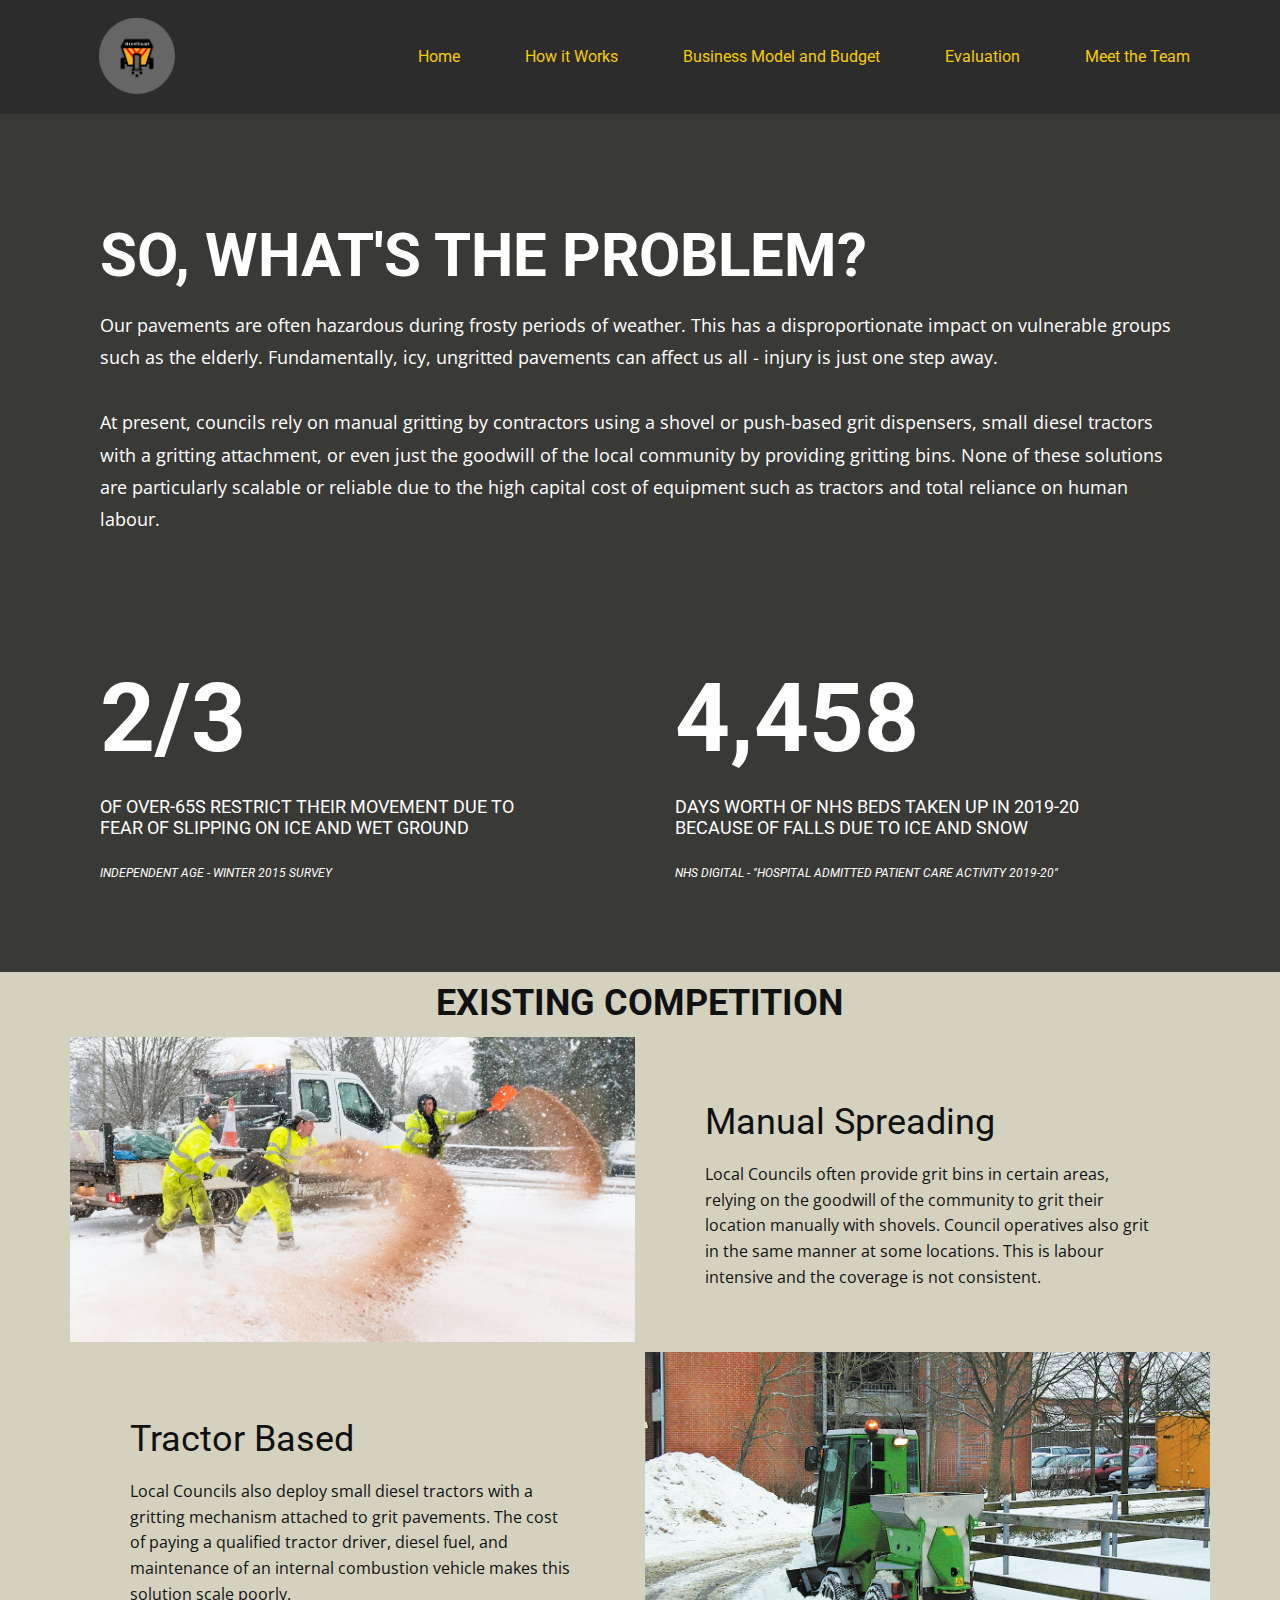
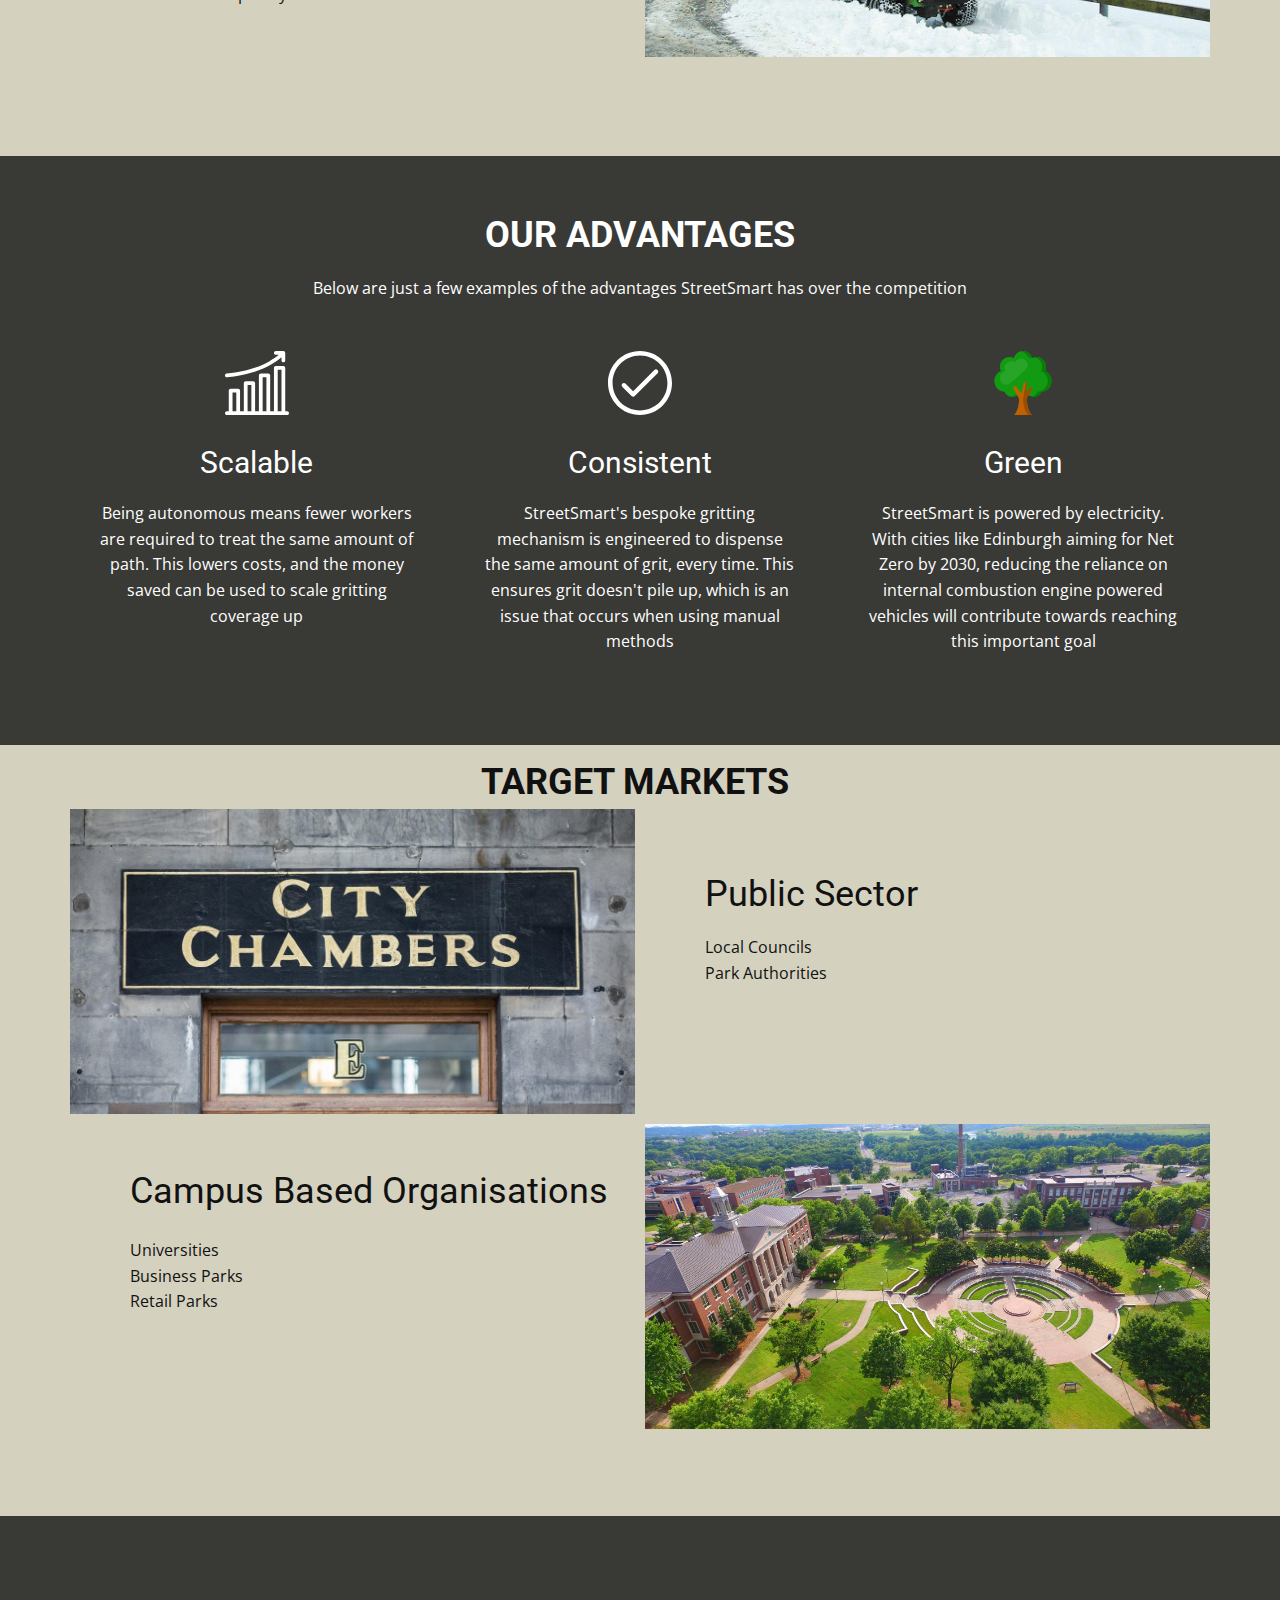
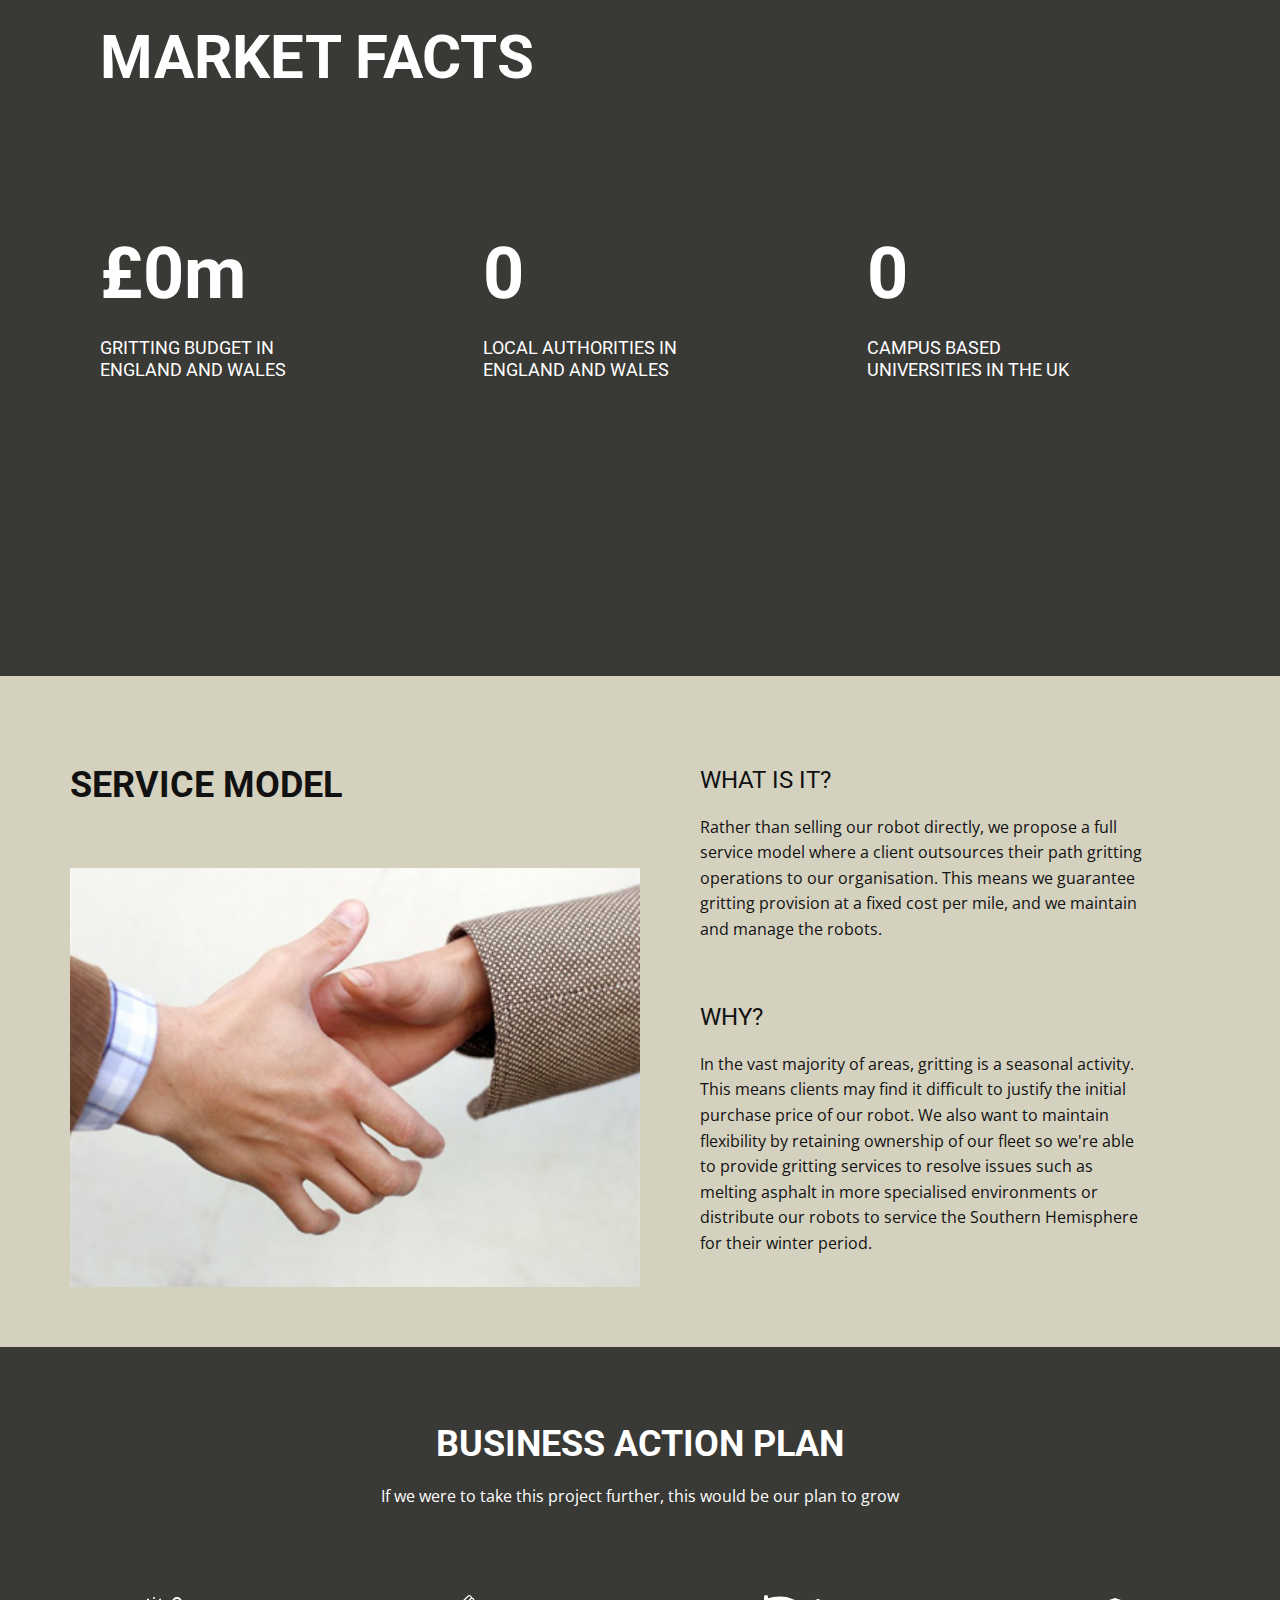
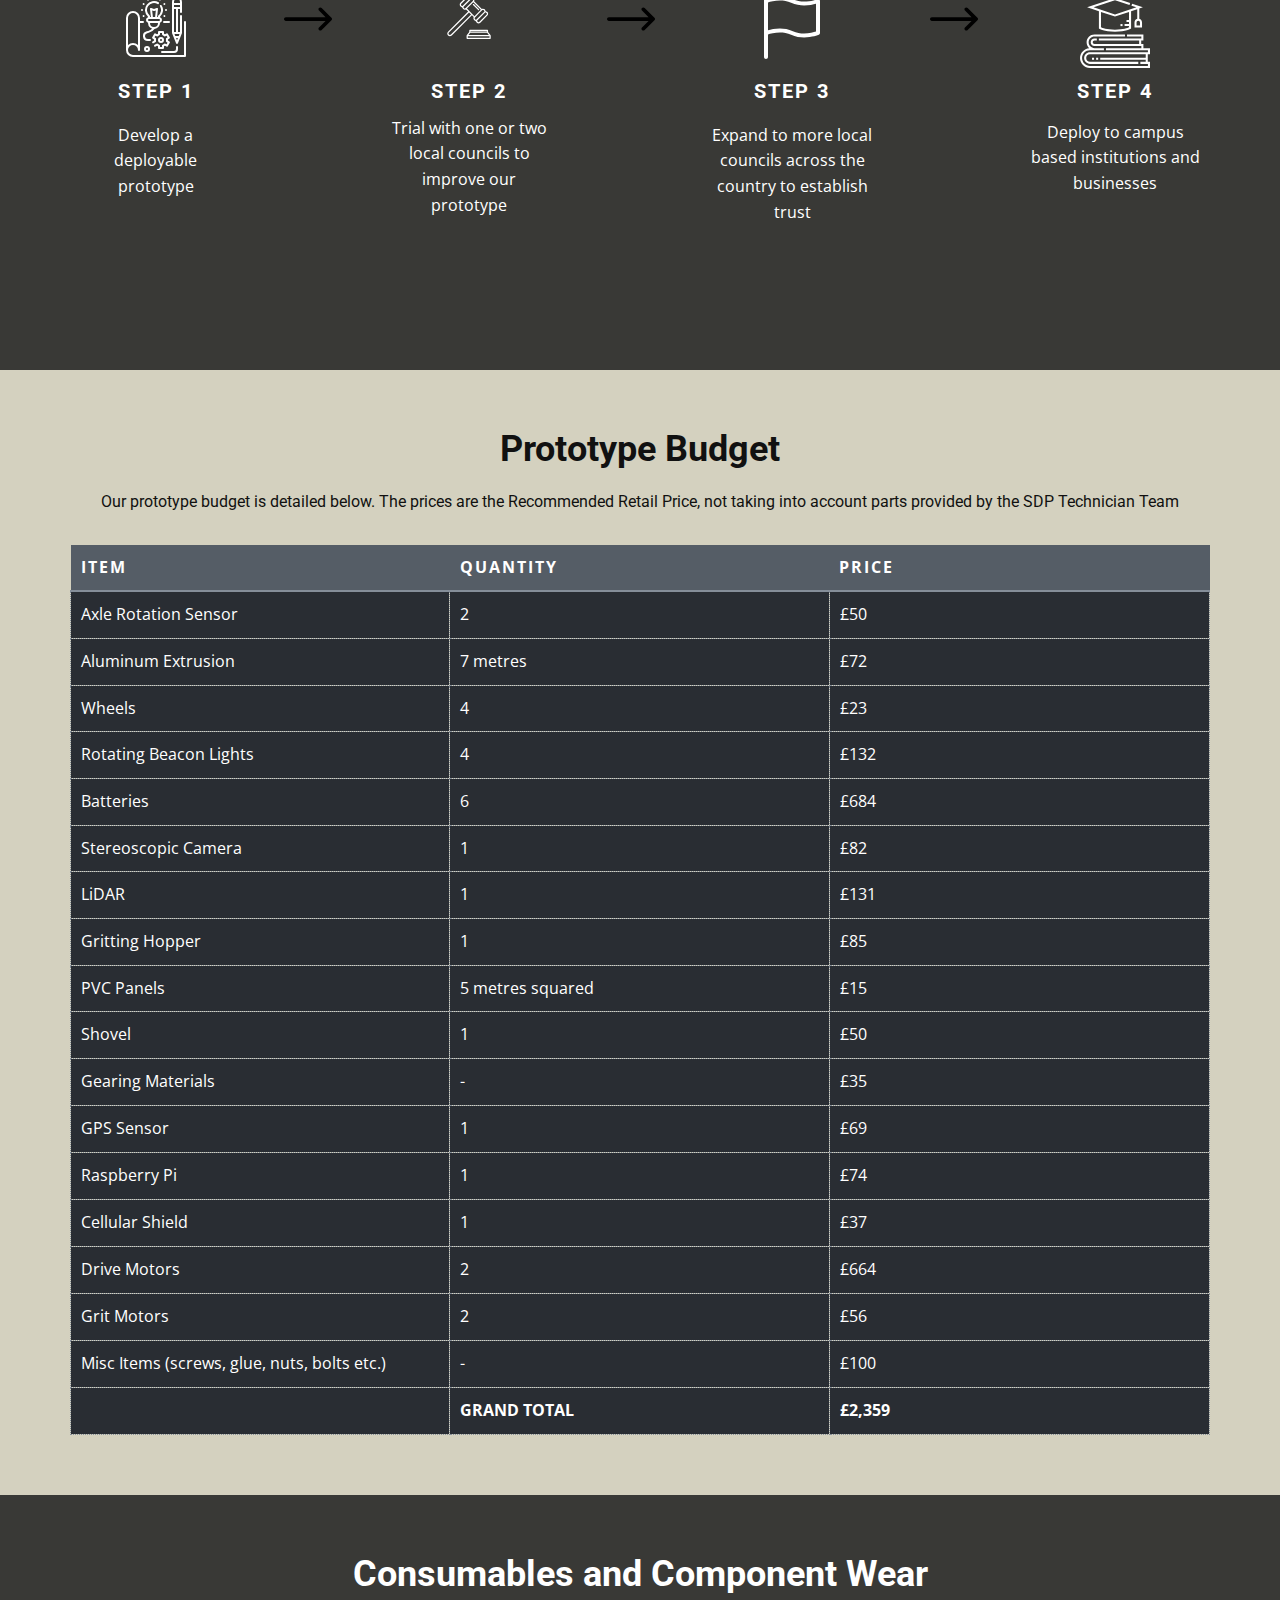
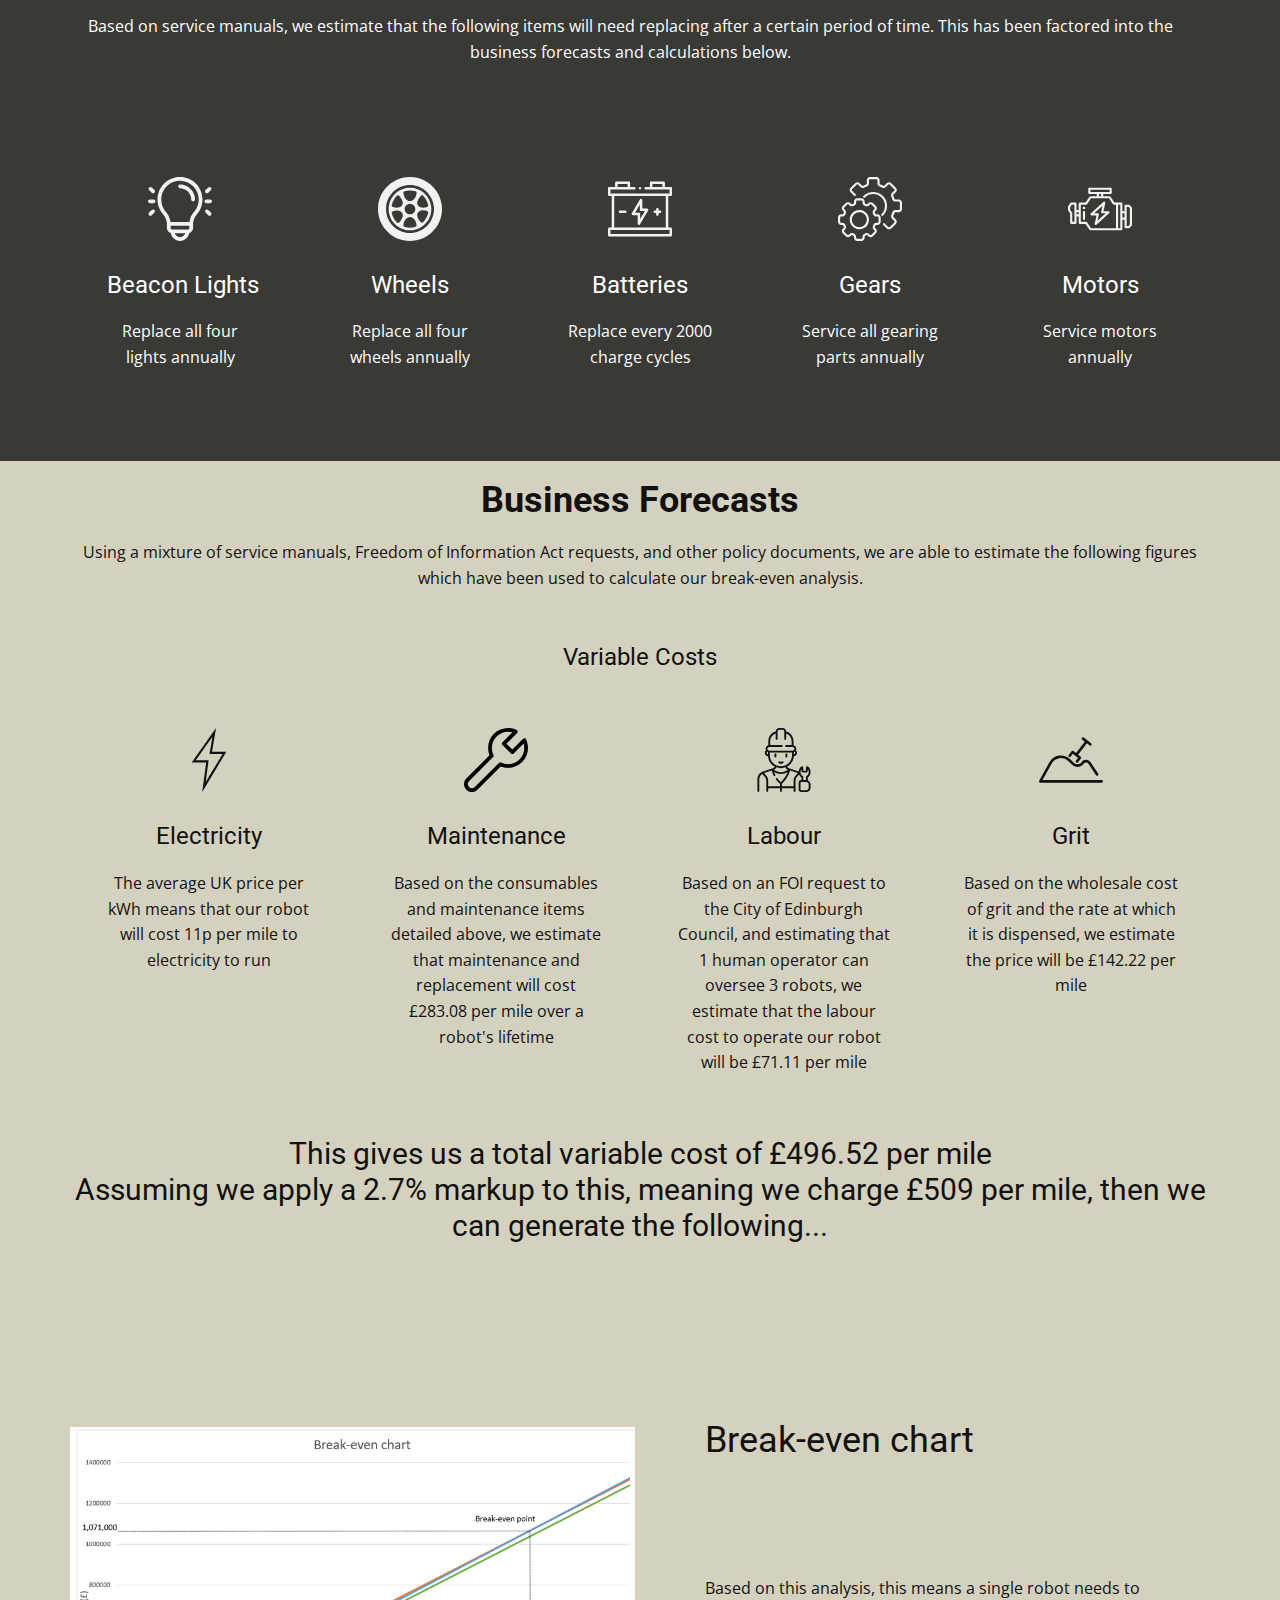
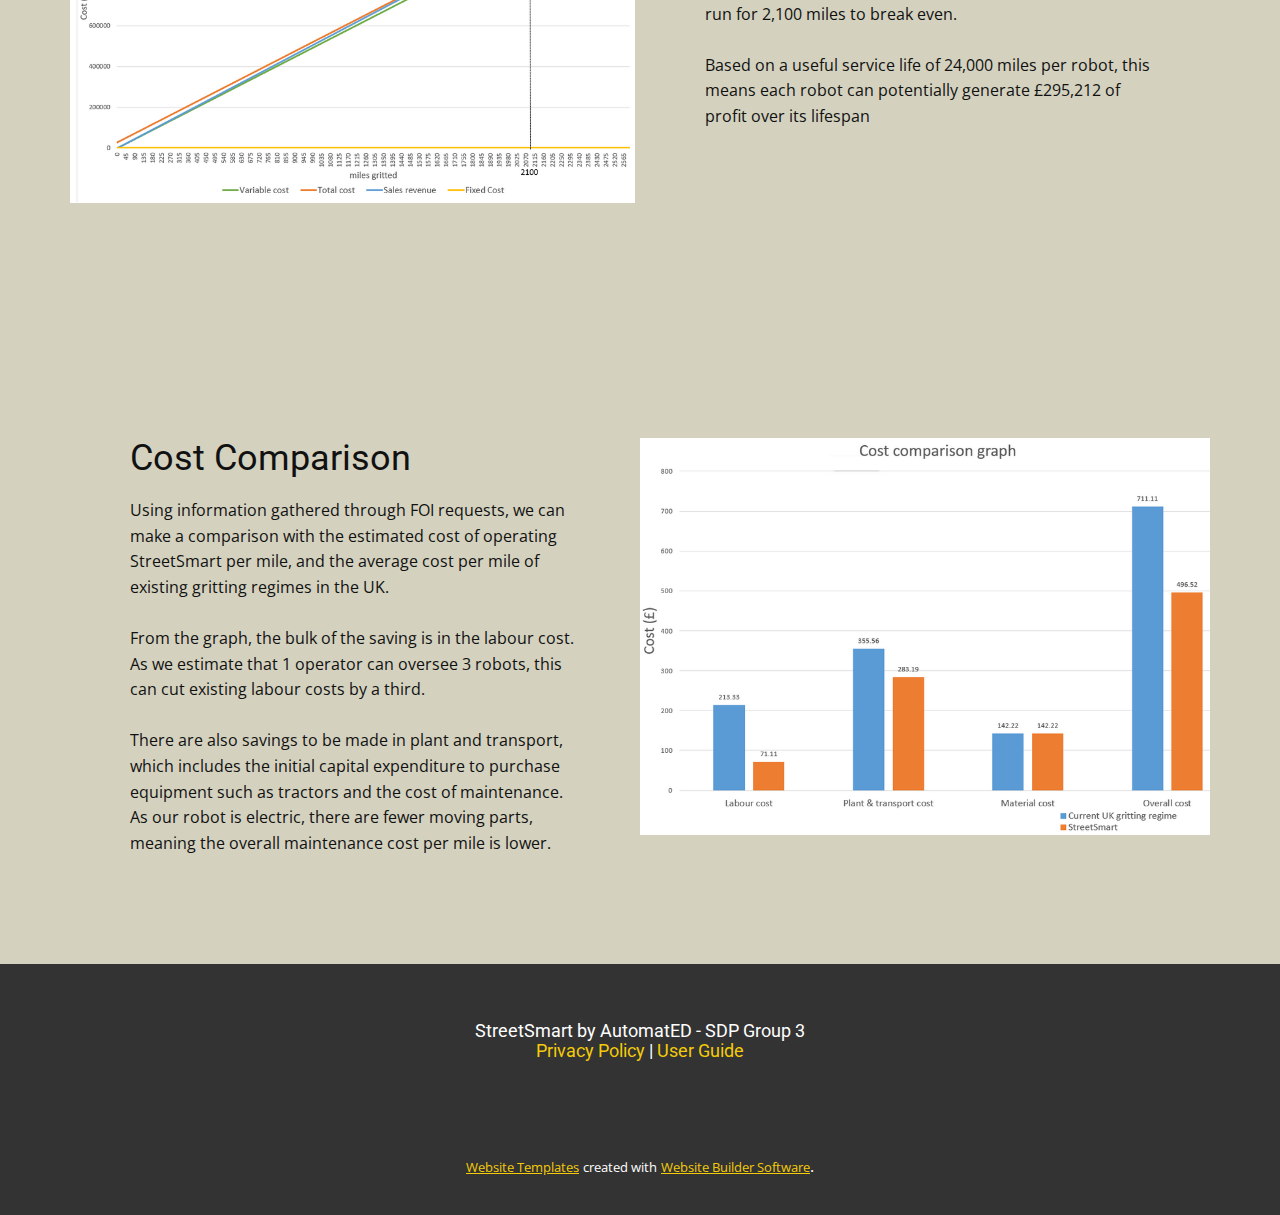
<file: Business-Model-and-Budget.html>
<!DOCTYPE html>
<html style="font-size: 16px;">
  <head>
    <meta name="viewport" content="width=device-width, initial-scale=1.0">
    <meta charset="utf-8">
    <meta name="keywords" content="Target Markets, Public Sector, Campus Based Organisations">
    <meta name="description" content="">
    <meta name="page_type" content="np-template-header-footer-from-plugin">
    <title>Business Model and Budget</title>
    <link rel="stylesheet" href="nicepage.css" media="screen">
<link rel="stylesheet" href="Business-Model-and-Budget.css" media="screen">
    <script class="u-script" type="text/javascript" src="jquery-1.9.1.min.js" defer=""></script>
    <script class="u-script" type="text/javascript" src="nicepage.js" defer=""></script>
    <link rel="icon" href="images/favicon.ico">
    <link id="u-theme-google-font" rel="stylesheet" href="https://fonts.googleapis.com/css?family=Roboto:100,100i,300,300i,400,400i,500,500i,700,700i,900,900i|Open+Sans:300,300i,400,400i,600,600i,700,700i,800,800i">
    
    
    
    
    
    
    
    
    
    
    
    
    
    
    <script type="application/ld+json">{
		"@context": "http://schema.org",
		"@type": "Organization",
		"name": "WebSite309906",
		"url": "index.html",
		"logo": "images/CopyoftransparentLogo.png"
}</script>
    <meta property="og:title" content="Business Model and Budget">
    <meta property="og:type" content="website">
    <meta name="theme-color" content="#f4cb08">
    <link rel="canonical" href="index.html">
    <meta property="og:url" content="index.html">
  </head>
  <body class="u-body"><header class="u-clearfix u-header u-palette-2-base u-header" id="sec-28bf"><div class="u-clearfix u-sheet u-sheet-1">
        <nav class="u-align-left u-menu u-menu-dropdown u-nav-spacing-25 u-offcanvas u-menu-1">
          <div class="menu-collapse">
            <a class="u-button-style u-custom-color u-custom-text-active-color u-custom-text-color u-custom-text-hover-color u-nav-link" href="#" style="padding: 8px 0px;">
              <svg class="u-svg-link" preserveAspectRatio="xMidYMin slice" viewBox="0 0 302 302" style="undefined"><use xlink:href="#svg-7b92"></use></svg>
              <svg xmlns="http://www.w3.org/2000/svg" xmlns:xlink="http://www.w3.org/1999/xlink" version="1.1" id="svg-7b92" x="0px" y="0px" viewBox="0 0 302 302" style="enable-background:new 0 0 302 302;" xml:space="preserve" class="u-svg-content"><g><rect y="36" width="302" height="30"></rect><rect y="236" width="302" height="30"></rect><rect y="136" width="302" height="30"></rect>
</g><g></g><g></g><g></g><g></g><g></g><g></g><g></g><g></g><g></g><g></g><g></g><g></g><g></g><g></g><g></g></svg>
            </a>
          </div>
          <div class="u-custom-menu u-nav-container">
            <ul class="u-custom-font u-heading-font u-nav u-spacing-25 u-unstyled u-nav-1"><li class="u-nav-item"><a class="u-button-style u-nav-link u-text-active-palette-1-base u-text-hover-palette-1-base u-text-palette-1-base" href="Home.html" style="padding: 10px 20px;">Home</a>
</li><li class="u-nav-item"><a class="u-button-style u-nav-link u-text-active-palette-1-base u-text-hover-palette-1-base u-text-palette-1-base" href="How-it-Works.html" style="padding: 10px 20px;">How it Works</a>
</li><li class="u-nav-item"><a class="u-button-style u-nav-link u-text-active-palette-1-base u-text-hover-palette-1-base u-text-palette-1-base" href="Business-Model-and-Budget.html" style="padding: 10px 20px;">Business Model and Budget</a>
</li><li class="u-nav-item"><a class="u-button-style u-nav-link u-text-active-palette-1-base u-text-hover-palette-1-base u-text-palette-1-base" href="Evaluation.html" style="padding: 10px 20px;">Evaluation</a>
</li><li class="u-nav-item"><a class="u-button-style u-nav-link u-text-active-palette-1-base u-text-hover-palette-1-base u-text-palette-1-base" href="Meet-the-Team.html" style="padding: 10px 20px;">Meet the Team</a>
</li></ul>
          </div>
          <div class="u-custom-menu u-nav-container-collapse">
            <div class="u-align-center u-black u-container-style u-inner-container-layout u-opacity u-opacity-95 u-sidenav">
              <div class="u-sidenav-overflow">
                <div class="u-menu-close"></div>
                <ul class="u-align-center u-nav u-popupmenu-items u-unstyled u-nav-2"><li class="u-nav-item"><a class="u-button-style u-nav-link" href="Home.html">Home</a>
</li><li class="u-nav-item"><a class="u-button-style u-nav-link" href="How-it-Works.html">How it Works</a>
</li><li class="u-nav-item"><a class="u-button-style u-nav-link" href="Business-Model-and-Budget.html">Business Model and Budget</a>
</li><li class="u-nav-item"><a class="u-button-style u-nav-link" href="Evaluation.html">Evaluation</a>
</li><li class="u-nav-item"><a class="u-button-style u-nav-link" href="Meet-the-Team.html">Meet the Team</a>
</li></ul>
              </div>
            </div>
            <div class="u-black u-menu-overlay u-opacity u-opacity-70"></div>
          </div>
        </nav>
        <a href="#" class="u-image u-logo u-image-1" src="" data-image-width="2588" data-image-height="2620" title="Home">
          <img src="images/CopyoftransparentLogo.png" class="u-logo-image u-logo-image-1" data-image-width="77.1026">
        </a>
      </div></header>
    <section class="u-clearfix u-custom-color-3 u-section-1" id="carousel_e251">
      <div class="u-clearfix u-sheet u-sheet-1">
        <div class="u-align-left u-container-style u-expanded-width u-group u-group-1">
          <div class="u-container-layout u-container-layout-1">
            <h2 class="u-text u-text-1">
              <span style="font-weight: 700;">SO, WHAT'S THE PROBLEM?</span>
              <br>
            </h2>
            <p class="u-text u-text-2">Our pavements are often hazardous during frosty periods of 
weather. This has a disproportionate impact on vulnerable groups such as
 the elderly. Fundamentally, icy, ungritted pavements can 
affect us all - injury is just one step away. <br>
              <br>At present, councils rely on manual gritting by contractors using a shovel or push-based grit dispensers, small diesel tractors with a gritting attachment, or even just the goodwill of the local community by providing gritting bins. None of these solutions are particularly scalable or reliable due to the high capital cost of equipment such as tractors and total reliance on human labour. <br>
              <br>
              <br>
            </p>
          </div>
        </div>
        <div class="u-expanded-width u-list u-repeater u-list-1">
          <div class="u-align-center-sm u-align-center-xs u-align-left-lg u-align-left-md u-align-left-xl u-container-style u-list-item u-repeater-item">
            <div class="u-container-layout u-similar-container u-valign-top u-container-layout-2">
              <h3 class="u-text u-text-3" data-animation-name="counter" data-animation-event="scroll" data-animation-duration="3000">2/3</h3>
              <h6 class="u-text u-text-4">of over-65s restrict their movement due to fear of slipping on ice and wet ground<br>
                <br>
                <span style="font-style: italic; font-size: 0.75rem;">independent age - winter 2015 survey</span>
                <br>
              </h6>
            </div>
          </div>
          <div class="u-align-center-sm u-align-center-xs u-align-left-lg u-align-left-md u-align-left-xl u-container-style u-list-item u-repeater-item">
            <div class="u-container-layout u-similar-container u-valign-top u-container-layout-3">
              <h3 class="u-text u-text-5" data-animation-name="counter" data-animation-event="scroll" data-animation-duration="3000">5,325<br>
              </h3>
              <h6 class="u-text u-text-6">days worth of NHS beds taken up in 2019-20 because of falls due to ice and snow<br>
                <br>
                <span style="font-size: 0.75rem;"></span>
                <span style="font-style: italic; font-size: 0.75rem;">nhs dIGITAL - "hOSPITAL ADMITTED PATIENT CARE ACTIVITY 2019-20"</span>
                <br>
              </h6>
            </div>
          </div>
        </div>
      </div>
    </section>
    <section class="u-clearfix u-custom-color-1 u-section-2" id="sec-9b34">
      <div class="u-clearfix u-sheet u-sheet-1">
        <h2 class="u-text u-text-1">EXISTING COMPETITION<br>
        </h2>
        <div class="u-clearfix u-expanded-width u-gutter-10 u-layout-wrap u-layout-wrap-1">
          <div class="u-layout">
            <div class="u-layout-col">
              <div class="u-size-30">
                <div class="u-layout-row">
                  <div class="u-container-style u-image u-layout-cell u-left-cell u-size-30 u-image-1" src="" data-image-width="3302" data-image-height="2201">
                    <div class="u-container-layout u-valign-middle u-container-layout-1"></div>
                  </div>
                  <div class="u-align-left u-container-style u-layout-cell u-right-cell u-size-30 u-layout-cell-2">
                    <div class="u-container-layout u-container-layout-2">
                      <h2 class="u-text u-text-2">Manual Spreading<br>
                      </h2>
                      <p class="u-text u-text-3">Local Councils often provide grit bins in certain areas, relying on the goodwill of the community to grit their location manually with shovels. Council operatives also grit in the same manner at some locations. This is labour intensive and the coverage is not consistent.<br>
                      </p>
                    </div>
                  </div>
                </div>
              </div>
              <div class="u-size-30">
                <div class="u-layout-row">
                  <div class="u-align-left u-container-style u-layout-cell u-left-cell u-size-30 u-layout-cell-3">
                    <div class="u-container-layout u-container-layout-3">
                      <h2 class="u-text u-text-4">Tractor Based<br>
                      </h2>
                      <p class="u-text u-text-5">Local Councils also deploy small diesel tractors with a gritting mechanism attached to grit pavements. The cost of paying a qualified tractor driver, diesel fuel, and maintenance of an internal combustion vehicle makes this solution scale poorly.<br>
                      </p>
                    </div>
                  </div>
                  <div class="u-container-style u-image u-layout-cell u-right-cell u-size-30 u-image-2" src="" data-image-width="1200" data-image-height="800">
                    <div class="u-container-layout u-valign-middle u-container-layout-4"></div>
                  </div>
                </div>
              </div>
            </div>
          </div>
        </div>
      </div>
    </section>
    <section class="u-clearfix u-custom-color-3 u-section-3" id="sec-733e">
      <div class="u-clearfix u-sheet u-sheet-1">
        <h2 class="u-align-center u-text u-text-1">OUR ADVANTAGES<br>
        </h2>
        <p class="u-align-center u-text u-text-2">Below are just a few examples of the advantages StreetSmart has over the competition<br>
        </p>
        <div class="u-list u-repeater u-list-1">
          <div class="u-align-center u-container-style u-list-item u-repeater-item">
            <div class="u-container-layout u-similar-container u-valign-top u-container-layout-1"><span class="u-icon u-icon-circle u-icon-1"><svg class="u-svg-link" preserveAspectRatio="xMidYMin slice" viewBox="0 0 512.001 512.001" style=""><use xlink:href="#svg-5b84"></use></svg><svg class="u-svg-content" viewBox="0 0 512.001 512.001" id="svg-5b84"><g><path d="m497.001 482.001h-15.125v-346.5c0-8.284-6.716-15-15-15h-60.25c-8.284 0-15 6.716-15 15v346.5h-30.25v-286.25c0-8.284-6.716-15-15-15h-60.25c-8.284 0-15 6.716-15 15v286.25h-30.25v-226c0-8.284-6.716-15-15-15h-60.25c-8.284 0-15 6.716-15 15v226h-30.25v-165.75c0-8.284-6.716-15-15-15h-60.25c-8.284 0-15 6.716-15 15v165.75h-15.125c-8.284 0-15 6.716-15 15s6.716 15 15 15h482c8.284 0 15-6.716 15-15s-6.716-15-15-15zm-436.875 0v-150.75h30.25v150.75zm120.5 0v-211h30.25v211zm120.5 0v-271.25h30.25v271.25zm120.5 0v-331.5h30.25v331.5z"></path><path d="m14.983 210.752c.493 0 .992-.024 1.493-.074 76.631-7.574 148.46-21.938 213.49-42.696 52.234-16.673 100.248-37.492 142.708-61.88 36.106-20.738 62.038-40.508 79.201-55.404v24.553c0 8.284 6.716 15 15 15s15-6.716 15-15v-60.25c0-8.284-6.716-15-15-15h-60.25c-8.284 0-15 6.716-15 15s6.716 15 15 15h23.236c-16.167 13.787-40.426 32.025-73.849 51.071-63.828 36.373-175.058 83.205-342.486 99.751-8.244.815-14.267 8.158-13.452 16.402.765 7.744 7.288 13.527 14.909 13.527z"></path>
</g></svg>
            
            
          </span>
              <h3 class="u-text u-text-3">Scalable<br>
              </h3>
              <p class="u-text u-text-4">Being autonomous means fewer workers are required to treat the same amount of path. This lowers costs, and the money saved can be used to scale gritting coverage up<br>
              </p>
            </div>
          </div>
          <div class="u-align-center u-container-style u-list-item u-repeater-item">
            <div class="u-container-layout u-similar-container u-valign-top u-container-layout-2"><span class="u-icon u-icon-circle u-icon-2"><svg class="u-svg-link" preserveAspectRatio="xMidYMin slice" viewBox="0 0 477.867 477.867" style=""><use xlink:href="#svg-06fc"></use></svg><svg class="u-svg-content" viewBox="0 0 477.867 477.867" x="0px" y="0px" id="svg-06fc" style="enable-background:new 0 0 477.867 477.867;"><g><g><path d="M238.933,0C106.974,0,0,106.974,0,238.933s106.974,238.933,238.933,238.933s238.933-106.974,238.933-238.933    C477.726,107.033,370.834,0.141,238.933,0z M238.933,443.733c-113.108,0-204.8-91.692-204.8-204.8s91.692-204.8,204.8-204.8    s204.8,91.692,204.8,204.8C443.611,351.991,351.991,443.611,238.933,443.733z"></path>
</g>
</g><g><g><path d="M370.046,141.534c-6.614-6.388-17.099-6.388-23.712,0v0L187.733,300.134l-56.201-56.201    c-6.548-6.78-17.353-6.967-24.132-0.419c-6.78,6.548-6.967,17.353-0.419,24.132c0.137,0.142,0.277,0.282,0.419,0.419    l68.267,68.267c6.664,6.663,17.468,6.663,24.132,0l170.667-170.667C377.014,158.886,376.826,148.082,370.046,141.534z"></path>
</g>
</g></svg>
            
            
          </span>
              <h3 class="u-text u-text-5">Consistent</h3>
              <p class="u-text u-text-6">StreetSmart's bespoke gritting mechanism is engineered to dispense the same amount of grit, every time. This ensures grit doesn't pile up, which is an issue that occurs when using manual methods<br>
              </p>
            </div>
          </div>
          <div class="u-align-center u-container-style u-list-item u-repeater-item">
            <div class="u-container-layout u-similar-container u-valign-top u-container-layout-3"><span class="u-icon u-icon-circle u-icon-3"><svg class="u-svg-link" preserveAspectRatio="xMidYMin slice" viewBox="0 0 512.001 512.001" style=""><use xlink:href="#svg-a8b0"></use></svg><svg class="u-svg-content" viewBox="0 0 512.001 512.001" x="0px" y="0px" id="svg-a8b0" style="enable-background:new 0 0 512.001 512.001;"><path style="fill:#129B12;" d="M485.271,240.532c0-35.798-21.77-66.511-52.792-79.623c5.478-10.59,8.592-22.602,8.592-35.348  c0-42.561-34.502-77.063-77.063-77.063c-12.126,0-23.593,2.809-33.799,7.798C321.141,23.827,291.362,0,256,0  s-65.14,23.827-74.209,56.296c-10.206-4.99-21.673-7.798-33.799-7.798c-42.561,0-77.063,34.502-77.063,77.063  c0,12.746,3.113,24.758,8.592,35.348c-31.022,13.113-52.792,43.825-52.792,79.623c0,46.393,36.576,84.196,82.459,86.265  c6.397,23.17,31.1,40.443,60.622,40.443c16.732,0,31.91-5.557,43.095-14.581c11.186,9.024,26.364,14.581,43.095,14.581  s31.91-5.557,43.095-14.581c11.186,9.024,26.364,14.581,43.095,14.581c29.522,0,54.225-17.273,60.622-40.444  C448.695,324.727,485.271,286.925,485.271,240.532z"></path><g><path style="fill:#097C09;" d="M251.377,0.153c-0.949,0.057-1.894,0.125-2.833,0.217c-0.288,0.028-0.574,0.06-0.86,0.091   c-1.009,0.109-2.013,0.235-3.01,0.383c-0.187,0.027-0.374,0.054-0.56,0.083c-1.186,0.185-2.366,0.391-3.534,0.629   c-0.002,0-0.004,0.001-0.006,0.001c20.23,4.114,39.171,18.204,51.171,35.964c8.498,12.577,23.017,19.827,38.161,18.797   c0.101-0.007,0.201-0.014,0.302-0.021C321.141,23.827,291.362,0,256,0c-1.24,0-2.471,0.036-3.696,0.094   C251.994,0.109,251.687,0.135,251.377,0.153z"></path><path style="fill:#097C09;" d="M432.479,160.909c5.479-10.59,8.592-22.602,8.592-35.348c0-42.561-34.502-77.063-77.063-77.063   c-5.282,0-10.438,0.534-15.42,1.548c35.166,7.147,61.633,38.239,61.633,75.515c0,12.746-3.113,24.758-8.592,35.348   c31.022,13.113,52.792,43.825,52.792,79.623c0,46.393-36.576,84.195-82.458,86.264c-5.243,18.991-22.787,34.012-45.199,38.816   c4.933,1.059,10.1,1.627,15.427,1.627c29.522,0,54.225-17.273,60.622-40.444c45.883-2.069,82.458-39.871,82.458-86.264   C485.271,204.734,463.503,174.021,432.479,160.909z"></path>
</g><path style="fill:#009000;" d="M200.82,339.895c-6.95,11.788-35.752,24.969-46.433,25.718c1.175,0.252,2.366,0.472,3.567,0.668  c0.096,0.016,0.192,0.033,0.289,0.048c1.217,0.193,2.446,0.359,3.688,0.492c0.032,0.003,0.064,0.005,0.096,0.009  c1.117,0.118,2.246,0.203,3.381,0.27c0.276,0.016,0.553,0.032,0.831,0.046c1.183,0.057,2.372,0.095,3.572,0.095l0,0  c15.26,0,29.216-4.633,40.042-12.292l1.898-1.38l-9.666-15.859L200.82,339.895z"></path><path style="fill:#BF6101;" d="M294.533,359.573l33.016-52.099c2.612-4.121,1.821-9.532-1.86-12.734l0,0  c-3.931-3.419-9.842-3.196-13.504,0.511l-24.315,24.617c-3.225,3.265-8.75,0.55-8.136-3.997l7.15-52.976  c0.764-5.66-3.42-10.786-9.119-11.171l-6.699-0.453c-5.034-0.34-9.514,3.17-10.389,8.139l-12.763,72.513  c-0.71,4.033-5.831,5.363-8.414,2.187l-39.972-49.159c-2.766-3.402-7.444-4.572-11.485-2.873l-6.999,2.941  c-5.541,2.329-7.733,9.027-4.641,14.181l41.076,68.467c5.948,9.915,8.401,21.547,6.914,33.014  c-5.323,41.057-11.936,79.778-38.997,111.32H326.6l0,0c-28.968-33.766-36.114-75.757-39.948-120.035  C285.671,380.595,288.424,369.212,294.533,359.573z"></path><path style="fill:#9A4D01;" d="M327.549,307.474c2.612-4.121,1.822-9.532-1.86-12.734l0,0c-3.931-3.419-9.842-3.196-13.504,0.511  l-10.859,10.993l0,0l-13.456,13.623c-3.225,3.265-8.75,0.55-8.136-3.997l7.15-52.976c0.745-5.517-3.216-10.514-8.694-11.12  l-20.105,124.965c-0.338,1.614-0.602,3.243-0.786,4.884l0,0l0,0c-0.383,3.415-0.434,6.878-0.135,10.341  c3.836,44.279,10.982,86.27,39.95,120.036l0,0h29.488l0,0c-28.968-33.766-36.114-75.757-39.948-120.035  c-0.984-11.37,1.77-22.752,7.878-32.392L327.549,307.474z"></path><path style="fill:#28A528;" d="M241.333,60.5c-21.621,0-40.232,12.832-48.669,31.29c-8.716-6.159-19.346-9.79-30.831-9.79  c-29.547,0-53.5,23.953-53.5,53.5c0,9.749,2.621,18.881,7.177,26.752c-25.656,3.945-45.304,26.115-45.304,52.875  c0,29.547,23.953,53.5,53.5,53.5S294.833,143.547,294.833,114S270.882,60.5,241.333,60.5z"></path></svg>
            
            
          </span>
              <h3 class="u-text u-text-7">Green</h3>
              <p class="u-text u-text-8">StreetSmart is powered by electricity. With cities like Edinburgh aiming for Net Zero by 2030, reducing the reliance on internal combustion engine powered vehicles will contribute towards reaching this important goal<br>
              </p>
            </div>
          </div>
        </div>
      </div>
    </section>
    <section class="u-clearfix u-custom-color-1 u-section-4" id="sec-3100">
      <div class="u-clearfix u-sheet u-sheet-1">
        <h2 class="u-text u-text-1">TARGET MARKETS<br>
        </h2>
        <div class="u-clearfix u-expanded-width u-gutter-10 u-layout-wrap u-layout-wrap-1">
          <div class="u-layout">
            <div class="u-layout-col">
              <div class="u-size-30">
                <div class="u-layout-row">
                  <div class="u-container-style u-image u-layout-cell u-left-cell u-size-30 u-image-1" src="" data-image-width="1140" data-image-height="761">
                    <div class="u-container-layout u-valign-middle u-container-layout-1"></div>
                  </div>
                  <div class="u-align-left u-container-style u-layout-cell u-right-cell u-size-30 u-layout-cell-2">
                    <div class="u-container-layout u-container-layout-2">
                      <h2 class="u-text u-text-2" spellcheck="false">Public Sector<br>
                      </h2>
                      <p class="u-text u-text-3" spellcheck="false">Local Councils <br>Park Authorities<br>
                      </p>
                    </div>
                  </div>
                </div>
              </div>
              <div class="u-size-30">
                <div class="u-layout-row">
                  <div class="u-align-left u-container-style u-layout-cell u-left-cell u-size-30 u-layout-cell-3">
                    <div class="u-container-layout u-container-layout-3">
                      <h2 class="u-text u-text-4" spellcheck="false">Campus Based Organisations<br>
                      </h2>
                      <p class="u-text u-text-5" spellcheck="false">Universities<br>Business Parks<br>Retail Parks<br>
                      </p>
                    </div>
                  </div>
                  <div class="u-container-style u-image u-layout-cell u-right-cell u-size-30 u-image-2" src="" data-image-width="2000" data-image-height="1125">
                    <div class="u-container-layout u-valign-middle u-container-layout-4"></div>
                  </div>
                </div>
              </div>
            </div>
          </div>
        </div>
      </div>
    </section>
    <section class="u-clearfix u-custom-color-3 u-section-5" id="carousel_e0b2">
      <div class="u-clearfix u-sheet u-sheet-1">
        <div class="u-align-left u-container-style u-expanded-width u-group u-group-1">
          <div class="u-container-layout u-container-layout-1">
            <h2 class="u-text u-text-1">
              <span style="font-weight: 700;">market FACTS</span>
              <br>
            </h2>
          </div>
        </div>
        <div class="u-expanded-width u-list u-repeater u-list-1">
          <div class="u-align-center-sm u-align-center-xs u-align-left-lg u-align-left-md u-align-left-xl u-container-style u-list-item u-repeater-item">
            <div class="u-container-layout u-similar-container u-container-layout-2">
              <h3 class="u-text u-text-2" data-animation-name="counter" data-animation-event="scroll" data-animation-duration="3000">£160m</h3>
              <h6 class="u-text u-text-3">Gritting budget in england and wales<br>
              </h6>
            </div>
          </div>
          <div class="u-align-center-sm u-align-center-xs u-align-left-lg u-align-left-md u-align-left-xl u-container-style u-list-item u-repeater-item">
            <div class="u-container-layout u-similar-container u-container-layout-3">
              <h3 class="u-text u-text-4" data-animation-name="counter" data-animation-event="scroll" data-animation-duration="3000">173<br>
              </h3>
              <h6 class="u-text u-text-5">local authorities in england and wales<br>
              </h6>
            </div>
          </div>
          <div class="u-align-center-sm u-align-center-xs u-align-left-lg u-align-left-md u-align-left-xl u-container-style u-list-item u-repeater-item">
            <div class="u-container-layout u-similar-container u-container-layout-4">
              <h3 class="u-text u-text-6" data-animation-name="counter" data-animation-event="scroll" data-animation-duration="3000">60</h3>
              <h6 class="u-text u-text-7">campus based universities in the uk<br>
              </h6>
            </div>
          </div>
        </div>
      </div>
    </section>
    <section class="u-clearfix u-color-scheme-u10 u-color-style-multicolor-1 u-custom-color-1 u-section-6" id="sec-c45c">
      <div class="u-clearfix u-sheet u-valign-middle u-sheet-1">
        <div class="u-clearfix u-expanded-width u-gutter-0 u-layout-wrap u-layout-wrap-1">
          <div class="u-gutter-0 u-layout">
            <div class="u-layout-row">
              <div class="u-size-30 u-size-60-md">
                <div class="u-layout-col">
                  <div class="u-align-left u-container-style u-layout-cell u-left-cell u-size-40 u-layout-cell-1">
                    <div class="u-container-layout u-valign-top u-container-layout-1">
                      <h2 class="u-text u-text-1">SERVICE MODEL<br>
                      </h2>
                    </div>
                  </div>
                  <div class="u-container-style u-image u-layout-cell u-left-cell u-size-20 u-image-1" src="" data-image-width="150" data-image-height="112">
                    <div class="u-container-layout u-container-layout-2"></div>
                  </div>
                </div>
              </div>
              <div class="u-size-30 u-size-60-md">
                <div class="u-layout-col">
                  <div class="u-align-left u-container-style u-layout-cell u-right-cell u-size-20 u-layout-cell-3">
                    <div class="u-container-layout u-valign-top u-container-layout-3">
                      <h4 class="u-text u-text-2">WHAT IS IT?<br>
                      </h4>
                      <p class="u-text u-text-3">Rather than selling our robot directly, we propose a full service model where a client outsources their path gritting operations to our organisation. This means we guarantee gritting provision at a fixed cost per mile, and we maintain and manage the robots. <br>
                      </p>
                    </div>
                  </div>
                  <div class="u-align-left u-container-style u-layout-cell u-right-cell u-size-40 u-layout-cell-4">
                    <div class="u-container-layout u-valign-bottom u-container-layout-4">
                      <h4 class="u-text u-text-4">WHY?</h4>
                      <p class="u-text u-text-5" spellcheck="false">In the vast majority of areas, gritting is a seasonal activity. This means clients may find it difficult to justify the initial purchase price of our robot. We also want to maintain flexibility by retaining ownership of our fleet so we're able to provide gritting services to resolve issues such as melting asphalt in more specialised environments or distribute our robots to service the Southern Hemisphere for their winter period.<br>
                      </p>
                    </div>
                  </div>
                </div>
              </div>
            </div>
          </div>
        </div>
      </div>
    </section>
    <section class="u-align-center u-clearfix u-custom-color-3 u-section-7" id="carousel_aeac">
      <div class="u-clearfix u-sheet u-sheet-1">
        <h2 class="u-text u-text-1">
          <span style="font-weight: 700;">BUSINESS ACTION PLAN</span>
          <br>
        </h2>
        <p class="u-text u-text-2">If we were to take this project further, this would be our plan to grow<br>
        </p>
        <div class="u-clearfix u-expanded-width u-layout-wrap u-layout-wrap-1">
          <div class="u-layout">
            <div class="u-layout-row">
              <div class="u-container-style u-layout-cell u-size-10-lg u-size-14-sm u-size-14-xs u-size-60-md u-size-9-xl u-layout-cell-1">
                <div class="u-container-layout u-valign-top u-container-layout-1"><span class="u-align-center u-icon u-icon-rectangle u-icon-1"><svg class="u-svg-link" preserveAspectRatio="xMidYMin slice" viewBox="0 0 64 64" style=""><use xlink:href="#svg-26c1"></use></svg><svg class="u-svg-content" viewBox="0 0 64 64" id="svg-26c1"><g id="Outline"><g><path d="M40,28h5a1,1,0,0,0,0-2H40a1,1,0,0,0,0,2Z"></path><path d="M61,26a1,1,0,0,0-1,1V60H9a5,5,0,1,1,5-5,1,1,0,0,0,2,0V28h3a1,1,0,0,0,0-2H16V23A7,7,0,0,0,2,23V55a7.008,7.008,0,0,0,7,7H61a1,1,0,0,0,1-1V27A1,1,0,0,0,61,26ZM4,23a5,5,0,0,1,10,0v27.1a6.991,6.991,0,0,0-10,0Z"></path><path d="M48.071,38.372l1.6,4v0l2.4,6a1,1,0,0,0,1.858,0l2.4-6v0l1.6-4a.988.988,0,0,0,.063-.334c0-.013.008-.024.008-.038V21a1,1,0,0,0-2,0V37H54V14h2v3a1,1,0,0,0,2,0V7A5,5,0,0,0,48,7V38c0,.014.007.025.008.039A.987.987,0,0,0,48.071,38.372ZM52.077,43h1.846L53,45.308Zm2.646-2H51.277l-.8-2h5.046ZM52,37H50V14h2ZM50,12V10h6v2Zm0-5a3,3,0,0,1,6,0V8H50Z"></path><path d="M24,21.7v.481a2.982,2.982,0,0,0,0,5.632V28a6.007,6.007,0,0,0,4.138,5.7,8.3,8.3,0,0,1-3.879,2.2l-1.525.382A4.931,4.931,0,0,0,23.93,46H26a1,1,0,0,0,0-2H23.93a2.931,2.931,0,0,1-.71-5.774l1.525-.381a10.3,10.3,0,0,0,5.779-3.871A6.005,6.005,0,0,0,36,28v-.184a2.982,2.982,0,0,0,0-5.632V21.7a8.972,8.972,0,0,0,1.747-11.269,1,1,0,0,0-1.723,1.017,6.972,6.972,0,0,1-1.65,9.009,1,1,0,0,0-.374.78V22h-.883l.877-7.89a1,1,0,0,0-1.31-1.059L30,13.946l-2.684-.895a1,1,0,0,0-1.31,1.059L26.883,22H26v-.76a1,1,0,0,0-.374-.78A6.993,6.993,0,0,1,33.549,8.975a1,1,0,1,0,1.017-1.723A8.994,8.994,0,0,0,24,21.7ZM30,32a4,4,0,0,1-4-4h8A4,4,0,0,1,30,32ZM28.167,15.443l1.517.506a1,1,0,0,0,.632,0l1.517-.506L31.105,22H28.9ZM28,24h7a1,1,0,0,1,0,2H25a1,1,0,0,1,0-2Z"></path><circle cx="18" cy="15" r="1"></circle><circle cx="42" cy="15" r="1"></circle><circle cx="30" cy="3" r="1"></circle><path d="M19.108,9.866A1,1,0,1,0,18.742,8.5,1,1,0,0,0,19.108,9.866Z"></path><path d="M39.892,21.866a1,1,0,1,0-.366-1.366A1,1,0,0,0,39.892,21.866Z"></path><circle cx="36" cy="4.608" r="1" transform="translate(0.034 9.475) rotate(-15)"></circle><path d="M40.892,9.866A1,1,0,1,0,39.526,9.5,1,1,0,0,0,40.892,9.866Z"></path><path d="M20.474,20.5a1,1,0,1,0-.366,1.366A1,1,0,0,0,20.474,20.5Z"></path><path d="M24.5,5.474a1,1,0,1,0-1.366-.366A1,1,0,0,0,24.5,5.474Z"></path><path d="M35,54h4a1,1,0,0,0,1-1V51.319a6.87,6.87,0,0,0,.974-.561l1.454.84a1,1,0,0,0,1.366-.366l2-3.464a1,1,0,0,0-.366-1.366l-1.452-.839c.016-.189.024-.376.024-.563s-.008-.374-.024-.563l1.452-.839a1,1,0,0,0,.366-1.366l-2-3.464a1,1,0,0,0-1.366-.366l-1.454.84A6.87,6.87,0,0,0,40,38.681V37a1,1,0,0,0-1-1H35a1,1,0,0,0-1,1v1.681a6.87,6.87,0,0,0-.974.561l-1.454-.84a1,1,0,0,0-1.366.366l-2,3.464a1,1,0,0,0,.366,1.366l1.452.839c-.016.189-.024.376-.024.563s.008.374.024.563l-1.452.839a1,1,0,1,0,1,1.732L31.6,46.96a1,1,0,0,0,.484-1.047,4.78,4.78,0,0,1,0-1.826A1,1,0,0,0,31.6,43.04l-1.166-.674,1-1.732,1.166.674a1,1,0,0,0,1.15-.106,4.994,4.994,0,0,1,1.58-.911A1,1,0,0,0,36,39.349V38h2v1.349a1,1,0,0,0,.666.942,4.994,4.994,0,0,1,1.58.911,1,1,0,0,0,1.15.106l1.166-.674,1,1.732L42.4,43.04a1,1,0,0,0-.484,1.047,4.78,4.78,0,0,1,0,1.826A1,1,0,0,0,42.4,46.96l1.166.674-1,1.732L41.4,48.692a1,1,0,0,0-1.15.106,4.994,4.994,0,0,1-1.58.911,1,1,0,0,0-.666.942V52H36V50.651a1,1,0,0,0-.666-.942,4.994,4.994,0,0,1-1.58-.911,1,1,0,0,0-1.15-.106l-2.032,1.174a1,1,0,1,0,1,1.732l1.454-.84a6.87,6.87,0,0,0,.974.561V53A1,1,0,0,0,35,54Z"></path><path d="M40,45a3,3,0,1,0-3,3A3,3,0,0,0,40,45Zm-4,0a1,1,0,1,1,1,1A1,1,0,0,1,36,45Z"></path><path d="M38,58H50a4,4,0,0,0,4-4V52a1,1,0,0,0-2,0v2a2,2,0,0,1-2,2H38a1,1,0,0,0,0,2Z"></path><path d="M20,54a3,3,0,1,0,3-3A3,3,0,0,0,20,54Zm4,0a1,1,0,1,1-1-1A1,1,0,0,1,24,54Z"></path>
</g>
</g></svg></span>
                  <h5 class="u-align-center u-text u-text-3">step 1</h5>
                  <p class="u-align-center u-text u-text-4">Develop a deployable prototype<br>
                  </p>
                </div>
              </div>
              <div class="u-container-style u-layout-cell u-size-6-lg u-size-6-sm u-size-6-xs u-size-60-md u-size-7-xl u-layout-cell-2">
                <div class="u-container-layout u-valign-top u-container-layout-2"><span class="u-align-center u-icon u-icon-circle u-text-black u-icon-2"><svg class="u-svg-link" preserveAspectRatio="xMidYMin slice" viewBox="0 0 512 512" style=""><use xlink:href="#svg-c606"></use></svg><svg xmlns="http://www.w3.org/2000/svg" xmlns:xlink="http://www.w3.org/1999/xlink" version="1.1" xml:space="preserve" class="u-svg-content" viewBox="0 0 512 512" x="0px" y="0px" id="svg-c606" style="enable-background:new 0 0 512 512;"><g><g><path d="M506.134,241.843c-0.006-0.006-0.011-0.013-0.018-0.019l-104.504-104c-7.829-7.791-20.492-7.762-28.285,0.068    c-7.792,7.829-7.762,20.492,0.067,28.284L443.558,236H20c-11.046,0-20,8.954-20,20c0,11.046,8.954,20,20,20h423.557    l-70.162,69.824c-7.829,7.792-7.859,20.455-0.067,28.284c7.793,7.831,20.457,7.858,28.285,0.068l104.504-104    c0.006-0.006,0.011-0.013,0.018-0.019C513.968,262.339,513.943,249.635,506.134,241.843z"></path>
</g>
</g></svg></span>
                </div>
              </div>
              <div class="u-container-style u-layout-cell u-size-10-lg u-size-10-xl u-size-16-sm u-size-16-xs u-size-60-md u-layout-cell-3">
                <div class="u-container-layout u-valign-top u-container-layout-3"><span class="u-align-center u-icon u-icon-circle u-icon-3"><svg class="u-svg-link" preserveAspectRatio="xMidYMin slice" viewBox="0 0 456.093 456.093" style=""><use xlink:href="#svg-22bd"></use></svg><svg class="u-svg-content" viewBox="0 0 456.093 456.093" x="0px" y="0px" id="svg-22bd" style="enable-background:new 0 0 456.093 456.093;"><g><path d="M276.774,229.322c-4.924,9.552-3.727,21.58,3.777,29.638c3.001,3.223,6.787,5.637,10.948,6.981   c5.066,1.637,9.068,5.639,10.705,10.705c1.345,4.16,3.759,7.946,6.981,10.947c4.838,4.506,11.107,6.74,17.414,6.74   c6.787,0,13.617-2.588,18.745-7.716l73.095-73.094c9.893-9.893,10.332-26.114,0.977-36.158c-3.001-3.223-6.787-5.637-10.948-6.982   c-5.066-1.637-9.068-5.639-10.705-10.705c-1.345-4.16-3.759-7.946-6.981-10.947c-8.057-7.504-20.085-8.7-29.637-3.777   L281.201,65.01c4.924-9.552,3.727-21.58-3.777-29.637c-3.001-3.222-6.787-5.637-10.947-6.981   c-5.066-1.637-9.068-5.639-10.705-10.705c-1.345-4.16-3.759-7.946-6.981-10.947c-10.044-9.355-26.265-8.917-36.159,0.977   L139.537,80.81c-9.893,9.893-10.332,26.114-0.977,36.158c3.002,3.223,6.788,5.638,10.948,6.982   c5.066,1.637,9.068,5.64,10.706,10.705c1.344,4.161,3.759,7.946,6.982,10.948c4.837,4.505,11.108,6.739,17.414,6.739   c4.197,0,8.409-0.992,12.226-2.96l22.486,22.487L10.673,380.518c-10.722,10.722-10.722,28.168,0,38.891   c5.361,5.361,12.403,8.042,19.446,8.042c7.042,0,14.084-2.68,19.445-8.042L258.212,210.76L276.774,229.322z M409.902,186.224   L409.902,186.224c4.64,4.982,4.346,13.105-0.656,18.106l-73.095,73.094c-5.001,5.001-13.124,5.296-18.106,0.656   c-1.629-1.518-2.797-3.345-3.472-5.432c-0.772-2.389-1.846-4.64-3.166-6.72l86.342-86.342c2.08,1.319,4.331,2.393,6.719,3.165   C406.557,183.427,408.385,184.595,409.902,186.224z M381.92,158.242c1.629,1.518,2.797,3.345,3.472,5.432   c0.772,2.389,1.846,4.64,3.165,6.72l-86.342,86.342c-2.08-1.319-4.331-2.393-6.719-3.165c-2.088-0.675-3.916-1.843-5.433-3.471   c-4.639-4.981-4.346-13.1,0.651-18.102l36.552-36.552l36.547-36.547c2.624-2.624,6.107-3.953,9.545-3.953   C376.474,154.946,379.552,156.037,381.92,158.242z M148.073,108.109c-4.64-4.982-4.346-13.104,0.656-18.106l73.094-73.094   c2.625-2.625,6.107-3.953,9.545-3.953c3.115,0,6.193,1.091,8.562,3.296c1.629,1.518,2.797,3.345,3.472,5.433   c0.772,2.389,1.846,4.639,3.165,6.719l-86.342,86.342c-2.08-1.319-4.331-2.394-6.72-3.166   C151.418,110.906,149.591,109.738,148.073,108.109z M176.054,136.09c-1.629-1.517-2.797-3.344-3.471-5.432   c-0.772-2.389-1.847-4.639-3.166-6.719l86.342-86.342c2.08,1.319,4.331,2.393,6.719,3.165c2.088,0.675,3.916,1.843,5.432,3.471l0,0   c4.64,4.982,4.346,13.104-0.656,18.106l-73.094,73.094C189.159,140.436,181.036,140.73,176.054,136.09z M272.893,75.087   l78.174,78.174l-32.992,32.992l-32.992,32.992l-78.174-78.174L272.893,75.087z M40.372,410.216c-5.654,5.653-14.853,5.654-20.506,0   c-5.653-5.654-5.653-14.853,0-20.506l208.648-208.648l20.506,20.506L40.372,410.216z"></path><path d="M453.449,421.896c0-1.402-0.441-2.795-1.326-3.951l-26.448-34.555v-15.798c0-3.59-2.91-6.5-6.5-6.5h-182   c-3.59,0-6.5,2.91-6.5,6.5v15.798l-26.448,34.555c-0.885,1.156-1.326,2.549-1.326,3.951l-0.013,27.697c0,3.59,2.91,6.5,6.5,6.5   h237.572c3.59,0,6.5-2.91,6.5-6.5L453.449,421.896z M243.675,374.093h169v5h-169V374.093z M240.385,392.093h175.579l17.836,23.303   H222.55L240.385,392.093z M215.889,443.093v-14.697h224.572v14.697H215.889z"></path><path d="M323.006,156.616c1.269,1.269,2.933,1.904,4.596,1.904s3.327-0.635,4.596-1.904c2.539-2.539,2.539-6.654,0-9.192   L278.73,93.956c-2.538-2.538-6.654-2.538-9.192,0c-2.539,2.539-2.539,6.654,0,9.192L323.006,156.616z"></path>
</g></svg></span>
                  <h5 class="u-align-center u-text u-text-5">step 2</h5>
                  <p class="u-align-center u-text u-text-6">Trial with one or two local councils to improve our prototype<br>
                  </p>
                </div>
              </div>
              <div class="u-container-style u-layout-cell u-size-60-md u-size-7 u-layout-cell-4">
                <div class="u-container-layout u-valign-top u-container-layout-4"><span class="u-align-center u-icon u-icon-circle u-text-black u-icon-4"><svg class="u-svg-link" preserveAspectRatio="xMidYMin slice" viewBox="0 0 512 512" style=""><use xlink:href="#svg-0d64"></use></svg><svg xmlns="http://www.w3.org/2000/svg" xmlns:xlink="http://www.w3.org/1999/xlink" version="1.1" xml:space="preserve" class="u-svg-content" viewBox="0 0 512 512" x="0px" y="0px" id="svg-0d64" style="enable-background:new 0 0 512 512;"><g><g><path d="M506.134,241.843c-0.006-0.006-0.011-0.013-0.018-0.019l-104.504-104c-7.829-7.791-20.492-7.762-28.285,0.068    c-7.792,7.829-7.762,20.492,0.067,28.284L443.558,236H20c-11.046,0-20,8.954-20,20c0,11.046,8.954,20,20,20h423.557    l-70.162,69.824c-7.829,7.792-7.859,20.455-0.067,28.284c7.793,7.831,20.457,7.858,28.285,0.068l104.504-104    c0.006-0.006,0.011-0.013,0.018-0.019C513.968,262.339,513.943,249.635,506.134,241.843z"></path>
</g>
</g></svg></span>
                </div>
              </div>
              <div class="u-container-style u-layout-cell u-size-10 u-size-60-md u-layout-cell-5">
                <div class="u-container-layout u-valign-top u-container-layout-5"><span class="u-align-center u-icon u-icon-circle u-icon-5"><svg class="u-svg-link" preserveAspectRatio="xMidYMin slice" viewBox="0 0 512 512" style=""><use xlink:href="#svg-13e0"></use></svg><svg class="u-svg-content" viewBox="0 0 512 512" x="0px" y="0px" id="svg-13e0" style="enable-background:new 0 0 512 512;"><g><g><path d="M472.928,34.72c-4.384-2.944-9.984-3.52-14.912-1.568c-1.088,0.448-106.528,42.176-195.168,0.384    C186.752-2.4,102.944,14.4,64,25.76V16c0-8.832-7.168-16-16-16c-8.832,0-16,7.168-16,16v480c0,8.832,7.168,16,16,16    c8.832,0,16-7.168,16-16V315.296c28.352-9.248,112.384-31.232,185.184,3.168c34.592,16.352,70.784,21.792,103.648,21.792    c63.2,0,114.016-20.128,117.184-21.408c6.016-2.464,9.984-8.32,9.984-14.848V48C480,42.688,477.344,37.728,472.928,34.72z     M448,292.672c-28.512,9.248-112.512,31.136-185.184-3.168C186.752,253.6,102.944,270.4,64,281.76V59.328    c28.352-9.248,112.384-31.232,185.184,3.168c76,35.872,159.872,19.104,198.816,7.712V292.672z"></path>
</g>
</g></svg></span>
                  <h5 class="u-align-center u-text u-text-7">step 3</h5>
                  <p class="u-align-center u-text u-text-8">Expand to more local councils across the country to establish trust <br>
                  </p>
                </div>
              </div>
              <div class="u-container-style u-layout-cell u-size-14-sm u-size-14-xs u-size-60-md u-size-7-lg u-size-7-xl u-layout-cell-6">
                <div class="u-container-layout u-valign-top u-container-layout-6"><span class="u-align-center u-icon u-icon-circle u-text-black u-icon-6"><svg class="u-svg-link" preserveAspectRatio="xMidYMin slice" viewBox="0 0 512 512" style=""><use xlink:href="#svg-0a21"></use></svg><svg xmlns="http://www.w3.org/2000/svg" xmlns:xlink="http://www.w3.org/1999/xlink" version="1.1" xml:space="preserve" class="u-svg-content" viewBox="0 0 512 512" x="0px" y="0px" id="svg-0a21" style="enable-background:new 0 0 512 512;"><g><g><path d="M506.134,241.843c-0.006-0.006-0.011-0.013-0.018-0.019l-104.504-104c-7.829-7.791-20.492-7.762-28.285,0.068    c-7.792,7.829-7.762,20.492,0.067,28.284L443.558,236H20c-11.046,0-20,8.954-20,20c0,11.046,8.954,20,20,20h423.557    l-70.162,69.824c-7.829,7.792-7.859,20.455-0.067,28.284c7.793,7.831,20.457,7.858,28.285,0.068l104.504-104    c0.006-0.006,0.011-0.013,0.018-0.019C513.968,262.339,513.943,249.635,506.134,241.843z"></path>
</g>
</g></svg></span>
                </div>
              </div>
              <div class="u-container-style u-layout-cell u-size-10-lg u-size-10-xl u-size-14-sm u-size-14-xs u-size-60-md u-layout-cell-7">
                <div class="u-container-layout u-container-layout-7"><span class="u-align-center u-icon u-icon-circle u-icon-7"><svg class="u-svg-link" preserveAspectRatio="xMidYMin slice" viewBox="0 0 511.406 511.406" style=""><use xlink:href="#svg-32e1"></use></svg><svg class="u-svg-content" viewBox="0 0 511.406 511.406" id="svg-32e1"><g><path d="m511.203 411.406v-45h-48v-30h-16v-25h16v-45h-119.643v15h104.643v15h-310.358v15h294.357v25h-326.5c-6.893 0-12.5-5.607-12.5-12.5s5.607-12.5 12.5-12.5h17.143v-15h-17.143c-15.163 0-27.5 12.336-27.5 27.5s12.337 27.5 27.5 27.5h342.5v15h-258.5v15h306.5v15h-423.5c-23.435 0-42.5 19.065-42.5 42.5s19.065 42.5 42.5 42.5h353.285v-15h-353.284c-15.164 0-27.5-12.336-27.5-27.5s12.336-27.5 27.5-27.5h407.5v25h-332.5v15h332.5v15h-39.215v15h55.215v15h-423.5c-31.706 0-57.5-25.794-57.5-57.5s25.794-57.5 57.5-57.5h102v-15h-69c-23.435 0-42.5-19.065-42.5-42.5s19.065-42.5 42.5-42.5h222.857v-15h-222.857c-31.706 0-57.5 25.794-57.5 57.5 0 16.942 7.369 32.192 19.066 42.725-37.446 2.791-67.066 34.128-67.066 72.275 0 39.977 32.523 72.5 72.5 72.5h438.5v-45h-16v-55z"></path><path d="m117.703 436.406h15v15h-15z"></path><path d="m138.203 222.919 3.34 2.227c1.302.868 32.824 21.26 114.16 21.26s112.858-20.392 114.16-21.26l3.34-2.227v-126.274l45-15v70.809c-11.528 3.274-20 13.889-20 26.452v37.5h55v-37.5c0-12.563-8.472-23.178-20-26.452v-75.809l26.217-8.739-78.766-26.256-4.744 14.23 36.076 12.025-156.283 52.095-156.283-52.094 156.283-52.094 105.977 35.326 4.744-14.23-110.721-36.908-203.717 67.906 86.217 28.739zm300-44.013v22.5h-25v-22.5c0-6.893 5.607-12.5 12.5-12.5s12.5 5.607 12.5 12.5zm-285-77.261 102.5 34.167 102.5-34.167v58.761h-18.5v15h18.5v15h-32.5v15h32.5v9.042c-9.666 4.707-40.765 16.958-102.5 16.958-61.782 0-92.882-12.27-102.5-16.954z"></path><path d="m87.703 436.406h15v15h-15z"></path><path d="m295.703 190.406h15v15h-15z"></path>
</g></svg></span>
                  <h5 class="u-align-center u-text u-text-9">step 4</h5>
                  <p class="u-align-center u-text u-text-10">Deploy to campus based institutions and businesses<br>
                  </p>
                </div>
              </div>
            </div>
          </div>
        </div>
      </div>
    </section>
    <section class="u-align-center u-clearfix u-custom-color-1 u-section-8" id="carousel_64cf">
      <div class="u-clearfix u-sheet u-sheet-1">
        <h2 class="u-text u-text-1">Prototype Budget<br>
        </h2>
        <p class="u-custom-font u-heading-font u-text u-text-2">Our prototype budget is detailed below. The prices are the Recommended Retail Price, not taking into account parts provided by the SDP Technician Team<br>
        </p>
        <div class="u-expanded-width u-table u-table-responsive u-table-1">
          <table class="u-table-entity u-table-entity-1">
            <colgroup>
              <col width="33.3%">
              <col width="33.3%">
              <col width="33.400000000000006%">
            </colgroup>
            <thead class="u-palette-5-dark-2 u-table-header u-table-header-1">
              <tr style="height: 36px;">
                <th class="u-border-2 u-border-no-left u-border-no-right u-border-no-top u-border-palette-5-dark-1 u-table-cell u-table-cell-1">ITEM</th>
                <th class="u-border-2 u-border-no-left u-border-no-right u-border-no-top u-border-palette-5-dark-1 u-table-cell">
                  <span style="font-weight: 700;">quantity</span>
                  <span style="font-weight: 700;"></span>
                </th>
                <th class="u-border-2 u-border-no-left u-border-no-right u-border-no-top u-border-palette-5-dark-1 u-table-cell u-table-cell-3">PRICE<br>
                </th>
              </tr>
            </thead>
            <tbody class="u-palette-5-dark-3 u-table-body u-table-body-1">
              <tr style="height: 37px;">
                <td class="u-border-1 u-border-palette-5-dark-1 u-table-cell u-table-cell-4">Axle Rotation Sensor</td>
                <td class="u-border-1 u-border-palette-5-dark-1 u-table-cell u-table-cell-5">2</td>
                <td class="u-border-1 u-border-palette-5-dark-1 u-table-cell u-table-cell-6">£50</td>
              </tr>
              <tr style="height: 36px;">
                <td class="u-border-1 u-border-palette-5-dark-1 u-table-cell u-table-cell-7">Aluminum Extrusion</td>
                <td class="u-border-1 u-border-palette-5-dark-1 u-table-cell u-table-cell-8">7 metres<br>
                </td>
                <td class="u-border-1 u-border-palette-5-dark-1 u-table-cell u-table-cell-9">£72</td>
              </tr>
              <tr style="height: 36px;">
                <td class="u-border-1 u-border-palette-5-dark-1 u-table-cell u-table-cell-10">Wheels</td>
                <td class="u-border-1 u-border-palette-5-dark-1 u-table-cell u-table-cell-11">4</td>
                <td class="u-border-1 u-border-palette-5-dark-1 u-table-cell u-table-cell-12">£23</td>
              </tr>
              <tr style="height: 45px;">
                <td class="u-border-1 u-border-palette-5-dark-1 u-table-cell u-table-cell-13">Rotating Beacon Lights<br>
                </td>
                <td class="u-border-1 u-border-palette-5-dark-1 u-table-cell u-table-cell-14">4</td>
                <td class="u-border-1 u-border-palette-5-dark-1 u-table-cell u-table-cell-15">£132</td>
              </tr>
              <tr style="height: 47px;">
                <td class="u-border-1 u-border-palette-5-dark-1 u-table-cell u-table-cell-16">Batteries</td>
                <td class="u-border-1 u-border-palette-5-dark-1 u-table-cell u-table-cell-17">6</td>
                <td class="u-border-1 u-border-palette-5-dark-1 u-table-cell u-table-cell-18">£684</td>
              </tr>
              <tr style="height: 36px;">
                <td class="u-border-1 u-border-palette-5-dark-1 u-table-cell u-table-cell-19">Stereoscopic Camera</td>
                <td class="u-border-1 u-border-palette-5-dark-1 u-table-cell u-table-cell-20">1</td>
                <td class="u-border-1 u-border-palette-5-dark-1 u-table-cell u-table-cell-21">£82</td>
              </tr>
              <tr style="height: 36px;">
                <td class="u-border-1 u-border-palette-5-dark-1 u-table-cell u-table-cell-22">LiDAR</td>
                <td class="u-border-1 u-border-palette-5-dark-1 u-table-cell u-table-cell-23">1</td>
                <td class="u-border-1 u-border-palette-5-dark-1 u-table-cell u-table-cell-24">£131</td>
              </tr>
              <tr style="height: 36px;">
                <td class="u-border-1 u-border-palette-5-dark-1 u-table-cell u-table-cell-25">Gritting Hopper</td>
                <td class="u-border-1 u-border-palette-5-dark-1 u-table-cell u-table-cell-26">1</td>
                <td class="u-border-1 u-border-palette-5-dark-1 u-table-cell u-table-cell-27">£85</td>
              </tr>
              <tr style="height: 36px;">
                <td class="u-border-1 u-border-palette-5-dark-1 u-table-cell u-table-cell-28">PVC Panels</td>
                <td class="u-border-1 u-border-palette-5-dark-1 u-table-cell u-table-cell-29">5 metres squared<br>
                </td>
                <td class="u-border-1 u-border-palette-5-dark-1 u-table-cell u-table-cell-30">£15</td>
              </tr>
              <tr style="height: 47px;">
                <td class="u-border-1 u-border-palette-5-dark-1 u-table-cell u-table-cell-31">Shovel</td>
                <td class="u-border-1 u-border-palette-5-dark-1 u-table-cell u-table-cell-32">1</td>
                <td class="u-border-1 u-border-palette-5-dark-1 u-table-cell u-table-cell-33">£50</td>
              </tr>
              <tr style="height: 47px;">
                <td class="u-border-1 u-border-palette-5-dark-1 u-table-cell u-table-cell-34">Gearing Materials</td>
                <td class="u-border-1 u-border-palette-5-dark-1 u-table-cell u-table-cell-35">-</td>
                <td class="u-border-1 u-border-palette-5-dark-1 u-table-cell u-table-cell-36">£35</td>
              </tr>
              <tr style="height: 33px;">
                <td class="u-border-1 u-border-palette-5-dark-1 u-table-cell u-table-cell-37">GPS Sensor</td>
                <td class="u-border-1 u-border-palette-5-dark-1 u-table-cell u-table-cell-38">1</td>
                <td class="u-border-1 u-border-palette-5-dark-1 u-table-cell u-table-cell-39">£69</td>
              </tr>
              <tr style="height: 47px;">
                <td class="u-border-1 u-border-palette-5-dark-1 u-table-cell u-table-cell-40">Raspberry Pi</td>
                <td class="u-border-1 u-border-palette-5-dark-1 u-table-cell u-table-cell-41">1</td>
                <td class="u-border-1 u-border-palette-5-dark-1 u-table-cell u-table-cell-42">£74</td>
              </tr>
              <tr style="height: 47px;">
                <td class="u-border-1 u-border-palette-5-dark-1 u-table-cell u-table-cell-43">Cellular Shield</td>
                <td class="u-border-1 u-border-palette-5-dark-1 u-table-cell u-table-cell-44">1</td>
                <td class="u-border-1 u-border-palette-5-dark-1 u-table-cell u-table-cell-45">£37</td>
              </tr>
              <tr style="height: 47px;">
                <td class="u-border-1 u-border-palette-5-dark-1 u-table-cell u-table-cell-46">Drive Motors</td>
                <td class="u-border-1 u-border-palette-5-dark-1 u-table-cell u-table-cell-47">2</td>
                <td class="u-border-1 u-border-palette-5-dark-1 u-table-cell u-table-cell-48">£664</td>
              </tr>
              <tr style="height: 47px;">
                <td class="u-border-1 u-border-palette-5-dark-1 u-table-cell u-table-cell-49">Grit Motors<br>
                </td>
                <td class="u-border-1 u-border-palette-5-dark-1 u-table-cell u-table-cell-50">2</td>
                <td class="u-border-1 u-border-palette-5-dark-1 u-table-cell u-table-cell-51">£56</td>
              </tr>
              <tr style="height: 47px;">
                <td class="u-border-1 u-border-palette-5-dark-1 u-table-cell u-table-cell-52">Misc Items (screws, glue, nuts, bolts etc.)<br>
                </td>
                <td class="u-border-1 u-border-palette-5-dark-1 u-table-cell u-table-cell-53">-</td>
                <td class="u-border-1 u-border-palette-5-dark-1 u-table-cell u-table-cell-54">£100</td>
              </tr>
              <tr style="height: 47px;">
                <td class="u-border-1 u-border-palette-5-dark-1 u-table-cell u-table-cell-55"></td>
                <td class="u-border-1 u-border-palette-5-dark-1 u-table-cell u-table-cell-56">
                  <span style="font-weight: 700;">GRAND TOTAL</span>
                  <br>
                </td>
                <td class="u-border-1 u-border-palette-5-dark-1 u-table-cell u-table-cell-57">£2,359</td>
              </tr>
            </tbody>
          </table>
        </div>
      </div>
    </section>
    <section class="u-clearfix u-custom-color-3 u-section-9" id="sec-bec8">
      <div class="u-clearfix u-sheet u-sheet-1">
        <h2 class="u-align-center u-text u-text-1">Consumables and Component Wear<br>
        </h2>
        <p class="u-align-center u-text u-text-2">Based on service manuals, we estimate that the following items will need replacing after a certain period of time. This has been factored into the business forecasts and calculations below.<br>
        </p>
        <div class="u-list u-repeater u-list-1">
          <div class="u-align-center u-container-style u-list-item u-repeater-item">
            <div class="u-container-layout u-similar-container u-valign-bottom u-container-layout-1"><span class="u-icon u-icon-circle u-text-grey-5 u-icon-1"><svg class="u-svg-link" preserveAspectRatio="xMidYMin slice" viewBox="0 0 512 512" style=""><use xlink:href="#svg-2e11"></use></svg><svg class="u-svg-content" viewBox="0 0 512 512" x="0px" y="0px" id="svg-2e11" style="enable-background:new 0 0 512 512;"><g><g><path d="M255.985,59.99c-8.284,0-15,6.716-15,15s6.716,15,15,15c49.634,0,90.015,40.374,90.015,90c0,8.284,6.716,15,15,15    s15-6.716,15-15C376,113.822,322.162,59.99,255.985,59.99z"></path>
</g>
</g><g><g><path d="M217.335,4.03c-67.77,14.161-122.72,68.585-137.179,136.776c-12.209,57.582,2.836,115.392,41.277,158.607    C140.224,320.536,151,348.419,151,375.99v30c0,19.96,13.067,36.917,31.093,42.79c5.928,35.025,36.328,63.209,73.907,63.209    c37.569,0,67.977-28.175,73.907-63.209C347.933,442.907,361,425.95,361,405.989v-30c0-27.625,10.812-55.173,30.442-77.569    C420.176,265.64,436,223.58,436,179.99C436,66.425,332.051-19.936,217.335,4.03z M256,481.99c-19.282,0-36.188-13.268-42.431-31.1    h84.861C292.188,468.722,275.282,481.99,256,481.99z M331,405.99c0,8.271-6.729,15-15,15H196c-8.271,0-15-6.729-15-15v-15h150    V405.99z M368.882,278.647c-20.92,23.867-33.791,52.647-37.057,82.343H180.178c-3.262-29.712-16.1-58.775-36.328-81.516    c-32.038-36.016-44.557-84.291-34.346-132.445C121.423,90.815,167.223,45.15,223.472,33.397C319.496,13.33,406,85.442,406,179.99    C406,216.302,392.818,251.339,368.882,278.647z"></path>
</g>
</g><g><g><path d="M45,179.99H15c-8.284,0-15,6.716-15,15s6.716,15,15,15h30c8.284,0,15-6.716,15-15S53.284,179.99,45,179.99z"></path>
</g>
</g><g><g><path d="M51.213,104.99L30,83.777c-5.857-5.858-15.355-5.858-21.213,0c-5.858,5.858-5.858,15.355,0,21.213L30,126.203    c5.857,5.858,15.355,5.859,21.213,0C57.071,120.345,57.071,110.848,51.213,104.99z"></path>
</g>
</g><g><g><path d="M51.213,263.777c-5.858-5.858-15.356-5.858-21.213,0L8.787,284.99c-5.858,5.858-5.858,15.355,0,21.213    c5.857,5.858,15.355,5.859,21.213,0l21.213-21.213C57.071,279.132,57.071,269.635,51.213,263.777z"></path>
</g>
</g><g><g><path d="M497,179.99h-30c-8.284,0-15,6.716-15,15s6.716,15,15,15h30c8.284,0,15-6.716,15-15S505.284,179.99,497,179.99z"></path>
</g>
</g><g><g><path d="M503.213,83.777c-5.857-5.858-15.355-5.858-21.213,0l-21.213,21.213c-5.858,5.858-5.858,15.355,0,21.213    c5.857,5.857,15.355,5.858,21.213,0l21.213-21.213C509.071,99.132,509.071,89.635,503.213,83.777z"></path>
</g>
</g><g><g><path d="M503.213,284.99L482,263.777c-5.857-5.858-15.355-5.858-21.213,0c-5.858,5.858-5.858,15.355,0,21.213L482,306.203    c5.857,5.857,15.355,5.858,21.213,0C509.071,300.345,509.071,290.848,503.213,284.99z"></path>
</g>
</g></svg>
            
            
          </span>
              <h3 class="u-text u-text-3">&nbsp;Beacon Lights<br>
              </h3>
              <p class="u-text u-text-4">Replace all four lights annually<br>
              </p>
            </div>
          </div>
          <div class="u-align-center u-container-style u-list-item u-repeater-item">
            <div class="u-container-layout u-similar-container u-valign-bottom u-container-layout-2"><span class="u-icon u-icon-circle u-icon-2"><svg class="u-svg-link" preserveAspectRatio="xMidYMin slice" viewBox="0 0 512 512" style=""><use xlink:href="#svg-a2ce"></use></svg><svg class="u-svg-content" viewBox="0 0 512 512" x="0px" y="0px" id="svg-a2ce" style="enable-background:new 0 0 512 512;"><g><g><g><path d="M256,85.333c-94.104,0-170.667,76.563-170.667,170.667S161.896,426.667,256,426.667S426.667,350.104,426.667,256     S350.104,85.333,256,85.333z M343.313,149.083c1.917-2.135,4.625-3.396,7.5-3.51c2.479-0.281,5.667,0.927,7.75,2.906     c22.125,20.948,37.167,47.615,43.458,77.115c1,4.708-1.271,9.5-5.542,11.708c-10.438,5.396-22.833,8.01-34.708,8.01     c-15.479,0-30.146-4.438-38.646-12.938C305.042,214.302,312.583,183.167,343.313,149.083z M168.688,364.583     c-1.917,2.135-4.625,3.406-7.5,3.521c-0.125,0.01-0.271,0.01-0.417,0.01c-2.729,0-5.354-1.042-7.333-2.917     c-22.125-20.948-37.167-47.615-43.458-77.125c-1-4.708,1.271-9.5,5.542-11.708c24.042-12.406,58.333-10.094,73.354,4.927     C206.938,299.365,199.396,330.5,168.688,364.583z M188.875,232.375c-8.5,8.5-23.167,12.938-38.646,12.938     c-11.875,0-24.25-2.615-34.708-8.01c-4.271-2.208-6.542-7-5.542-11.708c6.292-29.5,21.333-56.167,43.458-77.115     c2.083-1.979,5.146-3.208,7.75-2.906c2.875,0.115,5.583,1.375,7.5,3.51C199.417,183.167,206.958,214.302,188.875,232.375z      M301.458,398.24c-14.771,4.708-30.063,7.094-45.458,7.094s-30.688-2.385-45.458-7.094c-4.688-1.5-7.75-6-7.417-10.906     C205.792,348.948,228.521,320,256,320s50.208,28.948,52.875,67.333C309.208,392.24,306.146,396.74,301.458,398.24z M213.333,256     c0-23.531,19.146-42.667,42.667-42.667s42.667,19.135,42.667,42.667S279.521,298.667,256,298.667S213.333,279.531,213.333,256z      M308.875,125.51c-2.667,38.375-25.396,67.323-52.875,67.323s-50.208-28.948-52.875-67.323     c-0.333-4.906,2.708-9.406,7.396-10.896c29.542-9.438,61.417-9.438,90.958,0C306.167,116.104,309.208,120.604,308.875,125.51z      M402.021,286.375c-6.292,29.51-21.333,56.177-43.458,77.125c-1.979,1.875-4.604,2.917-7.333,2.917c-0.146,0-0.292,0-0.417-0.01     c-2.875-0.115-5.583-1.375-7.5-3.51c-30.729-34.083-38.271-65.229-20.188-83.302c15.021-15.031,49.292-17.313,73.354-4.927     C400.75,276.875,403.021,281.667,402.021,286.375z"></path><path d="M256,0C114.833,0,0,114.844,0,256s114.833,256,256,256s256-114.844,256-256S397.167,0,256,0z M256,448     c-105.875,0-192-86.135-192-192S150.125,64,256,64s192,86.135,192,192S361.875,448,256,448z"></path>
</g>
</g>
</g></svg>
            
            
          </span>
              <h3 class="u-text u-text-5">Wheels</h3>
              <p class="u-text u-text-6">Replace all four wheels annually<br>
              </p>
            </div>
          </div>
          <div class="u-align-center u-container-style u-list-item u-repeater-item">
            <div class="u-container-layout u-similar-container u-valign-bottom u-container-layout-3"><span class="u-icon u-icon-circle u-icon-3"><svg class="u-svg-link" preserveAspectRatio="xMidYMin slice" viewBox="0 0 512 512" style=""><use xlink:href="#svg-d677"></use></svg><svg class="u-svg-content" viewBox="0 0 512 512" id="svg-d677"><g><g><g><path d="m199.223 305.306h38.098v68.091c0 4.512 3.021 8.465 7.376 9.649.872.237 1.753.352 2.625.352 3.48 0 6.794-1.825 8.622-4.937l65.456-111.457c1.815-3.092 1.837-6.919.056-10.032-1.781-3.112-5.093-5.032-8.679-5.032h-38.097v-68.09c0-4.512-3.021-8.465-7.376-9.649-4.354-1.185-8.961.693-11.247 4.585l-65.457 111.456c-1.815 3.092-1.837 6.919-.056 10.032 1.781 3.112 5.093 5.032 8.679 5.032zm55.457-84.682v41.316c0 5.523 4.477 10 10 10h30.628l-37.987 64.683v-41.317c0-5.523-4.478-10-10-10h-30.628z"></path><path d="m374.685 288.626h10.592v10.592c0 5.523 4.478 10 10 10s10-4.477 10-10v-10.592h10.593c5.522 0 10-4.477 10-10s-4.478-10-10-10h-10.593v-10.593c0-5.523-4.478-10-10-10s-10 4.477-10 10v10.593h-10.592c-5.522 0-10 4.477-10 10s4.477 10 10 10z"></path><path d="m96.131 288.624h41.185c5.523 0 10-4.477 10-10s-4.477-10-10-10h-41.185c-5.522 0-10 4.477-10 10s4.477 10 10 10z"></path><path d="m502 152.974c5.522 0 10-4.477 10-10v-52.278c0-5.523-4.478-10-10-10h-46.909v-35.247c0-5.523-4.477-10-10-10h-99.629c-5.522 0-10 4.477-10 10v35.247h-34.256c-5.522 0-10 4.477-10 10s4.478 10 10 10h190.794v32.278h-472v-32.278h190.794c5.523 0 10-4.477 10-10s-4.477-10-10-10h-34.256v-35.247c0-5.523-4.478-10-10-10h-99.629c-5.523 0-10 4.477-10 10v35.247h-46.909c-5.523 0-10 4.477-10 10v52.278c0 5.523 4.477 10 10 10h19.743v251.298h-19.743c-5.523 0-10 4.477-10 10v52.279c0 5.523 4.477 10 10 10h492c5.522 0 10-4.477 10-10v-52.279c0-5.523-4.478-10-10-10h-19.743v-251.298zm-146.538-72.278v-25.247h79.629v25.247zm-278.553-25.247h79.629v25.247h-79.629zm415.091 401.102h-472v-32.279h472zm-29.743-52.279h-412.514v-251.298h412.514z"></path><path d="m246.95 94.52c1.579 3.791 5.434 6.317 9.555 6.174 4.116-.143 7.818-2.885 9.144-6.783 1.343-3.947.024-8.464-3.255-11.046-3.287-2.588-7.927-2.866-11.491-.661-4.102 2.54-5.809 7.861-3.953 12.316z"></path>
</g>
</g>
</g></svg>
            
            
          </span>
              <h3 class="u-text u-text-7">Batteries</h3>
              <p class="u-text u-text-8">Replace every 2000 charge cycles<br>
              </p>
            </div>
          </div>
          <div class="u-align-center u-container-style u-list-item u-repeater-item">
            <div class="u-container-layout u-similar-container u-valign-bottom u-container-layout-4"><span class="u-icon u-icon-circle u-icon-4"><svg class="u-svg-link" preserveAspectRatio="xMidYMin slice" viewBox="0 0 480 480" style=""><use xlink:href="#svg-3da6"></use></svg><svg class="u-svg-content" viewBox="0 0 480 480" x="0px" y="0px" id="svg-3da6" style="enable-background:new 0 0 480 480;"><g><g><path d="M296,280h-8.8c-3.31,0.006-6.271-2.059-7.408-5.168c-0.976-2.56-2.024-5.064-3.152-7.544    c-1.402-3.016-0.762-6.587,1.6-8.928l6.272-6.28c9.311-9.393,9.294-24.541-0.04-33.912l-22.608-22.608    c-9.383-9.328-24.537-9.328-33.92,0l-6.272,6.264c-2.346,2.353-5.911,2.992-8.928,1.6c-2.48-1.128-4.984-2.176-7.552-3.2    c-3.125-1.129-5.204-4.101-5.192-7.424V184c0-13.255-10.745-24-24-24h-32c-13.255,0-24,10.745-24,24v8.8    c0.006,3.31-2.059,6.271-5.168,7.408c-2.56,0.976-5.064,2.024-7.544,3.152c-3.017,1.395-6.583,0.756-8.928-1.6l-6.28-6.272    c-9.382-9.322-24.53-9.322-33.912,0l-22.608,22.68c-9.328,9.383-9.328,24.537,0,33.92l6.264,6.272    c2.362,2.341,3.002,5.912,1.6,8.928c-1.128,2.48-2.176,4.984-3.16,7.552c-1.145,3.127-4.134,5.194-7.464,5.16H24    c-13.255,0-24,10.745-24,24v32c0,13.255,10.745,24,24,24h8.8c3.31-0.006,6.271,2.059,7.408,5.168    c0.976,2.56,2.024,5.064,3.152,7.544c1.402,3.016,0.762,6.587-1.6,8.928l-6.272,6.28c-9.322,9.382-9.322,24.53,0,33.912    l22.608,22.608c9.383,9.328,24.537,9.328,33.92,0l6.272-6.264c2.346-2.353,5.911-2.992,8.928-1.6    c2.48,1.128,4.984,2.176,7.552,3.2c3.141,1.116,5.238,4.091,5.232,7.424v8.8c0,13.255,10.745,24,24,24h32    c13.255,0,24-10.745,24-24v-8.8c-0.006-3.31,2.059-6.271,5.168-7.408c2.56-0.976,5.064-2.024,7.544-3.152    c3.017-1.395,6.583-0.756,8.928,1.6l6.28,6.272c9.395,9.307,24.539,9.289,33.912-0.04l22.608-22.608    c9.328-9.383,9.328-24.537,0-33.92l-6.264-6.272c-2.362-2.341-3.002-5.912-1.6-8.928c1.128-2.48,2.176-4.984,3.2-7.552    c1.129-3.125,4.101-5.204,7.424-5.192h8.8c13.255,0,24-10.745,24-24v-32C320,290.745,309.255,280,296,280z M304,336    c0,4.418-3.582,8-8,8h-8.8c-9.945,0.037-18.845,6.184-22.4,15.472c-0.848,2.24-1.765,4.445-2.752,6.616    c-4.113,9.08-2.205,19.756,4.8,26.848l6.256,6.264c3.126,3.122,3.129,8.188,0.006,11.314c-0.002,0.002-0.004,0.004-0.006,0.006    l-22.608,22.608c-3.124,3.123-8.188,3.123-11.312,0l-6.272-6.264c-7.089-7.011-17.769-8.92-26.848-4.8    c-2.168,0.984-4.376,1.904-6.6,2.752C190.183,428.37,184.04,437.262,184,447.2v8.8c0,4.418-3.582,8-8,8h-32c-4.418,0-8-3.582-8-8    v-8.8c-0.037-9.945-6.184-18.845-15.472-22.4c-2.24-0.848-4.445-1.765-6.616-2.752c-9.08-4.111-19.755-2.202-26.848,4.8    l-6.264,6.256c-3.122,3.126-8.188,3.129-11.314,0.006c-0.002-0.002-0.004-0.004-0.006-0.006L46.872,410.52    c-3.123-3.124-3.123-8.188,0-11.312l6.264-6.272c7.005-7.092,8.913-17.768,4.8-26.848c-0.984-2.168-1.904-4.376-2.752-6.6    C51.638,350.197,42.744,344.044,32.8,344H24c-4.418,0-8-3.582-8-8v-32c0-4.418,3.582-8,8-8h8.8    c9.945-0.037,18.845-6.184,22.4-15.472c0.848-2.24,1.765-4.445,2.752-6.616c4.113-9.08,2.204-19.756-4.8-26.848l-6.288-6.264    c-3.126-3.122-3.129-8.188-0.006-11.314c0.002-0.002,0.004-0.004,0.006-0.006l22.608-22.608c3.124-3.123,8.188-3.123,11.312,0    l6.272,6.264c7.089,7.011,17.769,8.92,26.848,4.8c2.168-0.984,4.376-1.904,6.6-2.752c9.294-3.543,15.451-12.438,15.496-22.384V184    c0-4.418,3.582-8,8-8h32c4.418,0,8,3.582,8,8v8.8c0.037,9.945,6.184,18.845,15.472,22.4c2.24,0.848,4.445,1.765,6.616,2.752    c9.079,4.12,19.759,2.211,26.848-4.8l6.264-6.256c3.136-3.102,8.184-3.102,11.32,0l22.608,22.608    c3.123,3.124,3.123,8.188,0,11.312l-6.264,6.272c-7.004,7.092-8.913,17.768-4.8,26.848c0.984,2.168,1.904,4.376,2.752,6.6    c3.554,9.281,12.446,15.424,22.384,15.464h8.8c4.418,0,8,3.582,8,8V336z"></path>
</g>
</g><g><g><path d="M231.84,316.8c-0.08-1.92-0.216-3.832-0.448-5.736c-0.256-2.048-0.56-4.08-0.984-6.072c-0.28-1.304-0.648-2.592-1-3.888    c-0.448-1.648-0.952-3.272-1.512-4.872c-0.392-1.112-0.8-2.216-1.216-3.312c-1.03-2.562-2.208-5.063-3.528-7.488    c-0.104-0.184-0.168-0.384-0.272-0.568c-2.081-3.704-4.491-7.215-7.2-10.488c-0.232-0.288-0.496-0.56-0.736-0.84    c-1.104-1.304-2.24-2.568-3.432-3.776c-0.624-0.648-1.28-1.256-1.936-1.88c-0.8-0.744-1.6-1.48-2.4-2.184    c-0.971-0.843-1.96-1.659-2.968-2.448l-1.312-0.976C190.517,253,175.466,247.992,160,248c-0.8,0-1.6,0.12-2.4,0.152    c-1.704,0.048-3.416,0.144-5.136,0.32c-0.904,0.096-1.816,0.2-2.72,0.328c-2.608,0.343-5.196,0.827-7.752,1.448    c-38.521,9.954-61.679,49.252-51.725,87.773c6.56,25.384,26.392,45.2,51.781,51.739c0.128,0,0.264,0.04,0.4,0.072    c2.763,0.689,5.562,1.224,8.384,1.6c1.864,0.232,3.728,0.28,5.6,0.368c1.248,0.064,2.4,0.248,3.704,0.248    c2.28,0,4.648-0.152,7.064-0.392c0.256,0,0.512-0.072,0.8-0.104c1.944-0.216,3.912-0.504,5.92-0.904    c0.8-0.152,1.544-0.352,2.312-0.528c1.408-0.328,2.808-0.672,4.248-1.096c1.12-0.336,2.208-0.728,3.304-1.112    c1.096-0.384,2.232-0.8,3.368-1.232c1.136-0.432,2.088-0.928,3.12-1.408c1.344-0.616,2.68-1.224,4-1.944h0.048    c7.466-3.997,14.362-8.977,20.504-14.808c1.659-1.548,3.102-3.314,4.288-5.248c6.244-10.01,10.346-21.205,12.048-32.88    c0.224-1.544,0.424-3.088,0.544-4.664c0.112-1.448,0.192-2.888,0.224-4.328c0-0.456,0.064-0.888,0.064-1.344    C232,318.928,231.888,317.888,231.84,316.8z M215.896,322.04c0,0.664-0.056,1.328-0.096,1.984    c-0.144,1.936-0.392,3.872-0.72,5.816c-2.99,16.633-13.317,31.033-28.112,39.2c-0.992,0.52-1.968,1.008-2.944,1.456l-0.664,0.32    c-4.648,2.11-9.554,3.595-14.592,4.416c-0.352,0.056-0.712,0.12-1.072,0.168c-1,0.144-1.984,0.264-2.96,0.352    c-1.288,0.112-2.584,0.176-3.904,0.2c-0.56,0-1.112,0-1.672,0c-1.893-0.022-3.783-0.139-5.664-0.352l-0.96-0.112    c-2.2-0.288-4.382-0.699-6.536-1.232c-29.962-7.669-48.034-38.175-40.366-68.137c5.067-19.798,20.517-35.264,40.31-40.351l0-0.008    c4.596-1.159,9.316-1.751,14.056-1.76c2.287,0.013,4.572,0.168,6.84,0.464c0.608,0.072,1.208,0.184,1.808,0.272    c1.728,0.272,3.44,0.616,5.128,1.048c0.552,0.144,1.104,0.272,1.648,0.424c4.254,1.228,8.349,2.952,12.2,5.136    c0.616,0.36,1.216,0.736,1.824,1.112c1.264,0.8,2.488,1.6,3.696,2.512c0.648,0.472,1.304,0.936,1.928,1.44    c1.57,1.254,3.073,2.589,4.504,4c0.568,0.576,1.088,1.208,1.64,1.808c0.92,1,1.816,2.024,2.672,3.104    c0.592,0.744,1.16,1.512,1.72,2.288c0.8,1.152,1.6,2.352,2.32,3.568c0.4,0.664,0.8,1.312,1.208,1.992    c1.032,1.899,1.951,3.857,2.752,5.864c0.32,0.8,0.592,1.6,0.88,2.4c0.52,1.472,0.968,2.96,1.36,4.464    c0.2,0.8,0.424,1.512,0.592,2.288c0.467,2.162,0.806,4.35,1.016,6.552c0.048,0.584,0.048,1.176,0.088,1.76    C215.936,318.336,215.968,320.184,215.896,322.04z"></path>
</g>
</g><g><g><path d="M456,168h-25.16c-3.355,0.034-6.356-2.079-7.456-5.248c-2.481-7.431-5.483-14.679-8.984-21.688    c-1.486-3.027-0.867-6.666,1.536-9.032l17.84-17.864c9.364-9.371,9.364-24.557,0-33.928L399.76,46.28    c-9.371-9.364-24.557-9.364-33.928,0L348,64.104c-2.363,2.402-5.997,3.024-9.024,1.544c-7.01-3.519-14.26-6.537-21.696-9.032    c-3.182-1.089-5.31-4.093-5.28-7.456V24c0-13.255-10.745-24-24-24h-48c-13.255,0-24,10.745-24,24v25.16    c0.034,3.355-2.078,6.356-5.248,7.456c-7.432,2.494-14.68,5.51-21.688,9.024c-3.027,1.491-6.668,0.872-9.032-1.536l-17.864-17.84    c-9.382-9.337-24.546-9.337-33.928,0L94.288,80.216c-9.369,9.372-9.369,24.564,0,33.936l26.232,26.28    c3.173,3.074,8.238,2.994,11.312-0.18c2.999-3.096,3.006-8.012,0.016-11.116L105.6,102.864c-3.123-3.124-3.123-8.188,0-11.312    L139.552,57.6c3.124-3.123,8.188-3.123,11.312,0l17.872,17.84c7.231,7.274,18.311,9.092,27.488,4.512    c6.337-3.173,12.889-5.897,19.608-8.152c9.698-3.283,16.21-12.401,16.168-22.64V24c0-4.418,3.582-8,8-8h48c4.418,0,8,3.582,8,8    v25.16c-0.041,10.237,6.471,19.352,16.168,22.632c6.722,2.256,13.277,4.982,19.616,8.16c9.179,4.556,20.244,2.736,27.48-4.52    L377.136,57.6c3.124-3.123,8.188-3.123,11.312,0L422.4,91.56c3.118,3.123,3.118,8.181,0,11.304l-17.84,17.872    c-7.267,7.235-9.084,18.31-4.512,27.488c3.173,6.337,5.897,12.889,8.152,19.608c3.281,9.7,12.4,16.212,22.64,16.168H456    c4.418,0,8,3.582,8,8v48c0,4.418-3.582,8-8,8h-25.16c-10.237-0.041-19.352,6.471-22.632,16.168    c-2.255,6.722-4.982,13.277-8.16,19.616c-4.564,9.178-2.743,20.247,4.52,27.48l17.84,17.872c3.123,3.124,3.123,8.188,0,11.312    L388.44,374.4c-3.123,3.118-8.181,3.118-11.304,0l-26.288-26.232c-3.074-3.174-8.139-3.254-11.312-0.18    c-3.174,3.074-3.254,8.139-0.18,11.312c0.064,0.066,0.13,0.132,0.196,0.196l26.28,26.232c9.371,9.364,24.557,9.364,33.928,0    l33.952-33.944c9.369-9.372,9.369-24.564,0-33.936L415.896,300c-2.4-2.364-3.021-5.997-1.544-9.024    c3.519-7.01,6.537-14.26,9.032-21.696c1.089-3.182,4.093-5.31,7.456-5.28H456c13.255,0,24-10.745,24-24v-48    C480,178.745,469.255,168,456,168z"></path>
</g>
</g><g><g><path d="M337.536,142.464c-40.638-40.553-106.434-40.553-147.072,0c-3.069,3.178-2.981,8.243,0.197,11.312    c3.1,2.994,8.015,2.994,11.115,0c34.135-34.596,89.852-34.969,124.448-0.834c34.596,34.135,34.969,89.852,0.834,124.448    c-0.276,0.28-0.554,0.558-0.834,0.834c-3.178,3.07-3.266,8.134-0.196,11.312c3.07,3.178,8.134,3.266,11.312,0.196    c0.066-0.064,0.132-0.13,0.196-0.196C378.089,248.898,378.089,183.102,337.536,142.464z"></path>
</g>
</g></svg>
            
            
          </span>
              <h3 class="u-text u-text-9">Gears</h3>
              <p class="u-text u-text-10">Service all gearing parts annually<br>
              </p>
            </div>
          </div>
          <div class="u-align-center u-container-style u-list-item u-repeater-item">
            <div class="u-container-layout u-similar-container u-valign-bottom u-container-layout-5"><span class="u-icon u-icon-circle u-icon-5"><svg class="u-svg-link" preserveAspectRatio="xMidYMin slice" viewBox="0 0 480 480" style=""><use xlink:href="#svg-3732"></use></svg><svg class="u-svg-content" viewBox="0 0 480 480" x="0px" y="0px" id="svg-3732" style="enable-background:new 0 0 480 480;"><g><g><path d="M477.656,226.344l-16-16c-1.5-1.5-3.534-2.344-5.656-2.344h-24c-4.418,0-8,3.582-8,8v40h-16v-56c0-4.418-3.582-8-8-8    h-51.72l-29.6-44.44c-1.489-2.232-3.997-3.568-6.68-3.56h-48v-16h56c4.418,0,8-3.582,8-8V88c0-4.418-3.582-8-8-8H160    c-4.418,0-8,3.582-8,8v32c0,4.418,3.582,8,8,8h56v16h-48c-2.674,0-5.172,1.335-6.656,3.56L131.72,192H88c-4.418,0-8,3.582-8,8v48    H64v-48c0-4.418-3.582-8-8-8H24c-2.674,0-5.172,1.335-6.656,3.56l-16,24C0.47,220.876,0.003,222.42,0,224v24    c0.003,1.58,0.47,3.124,1.344,4.44L16,274.4V344c0,4.418,3.582,8,8,8h32c4.418,0,8-3.582,8-8v-48h16v48c0,4.418,3.582,8,8,8h43.72    l29.6,44.44c1.489,2.232,3.997,3.568,6.68,3.56h232c4.418,0,8-3.582,8-8v-72h16v56c0,4.418,3.582,8,8,8h24    c2.122,0,4.156-0.844,5.656-2.344l16-16c1.5-1.5,2.344-3.534,2.344-5.656V232C480,229.878,479.156,227.844,477.656,226.344z     M48,256v80H32v-64c-0.003-1.58-0.47-3.124-1.344-4.44L16,245.6v-19.2L28.28,208H48V256z M80,280H64v-16h16V280z M168,112V96h144    v16H168z M248,128v16h-16v-16H248z M360,384H172.28l-29.6-44.44c-1.489-2.232-3.997-3.568-6.68-3.56H96V208h40    c2.674,0,5.172-1.335,6.656-3.56L172.28,160h135.44l29.6,44.44c1.489,2.232,3.997,3.568,6.68,3.56h16V384z M392,264v120h-16V208    h16V264z M424,304h-16v-32h16V304z M464,356.688L452.688,368H440V224h12.688L464,235.312V356.688z"></path>
</g>
</g><g><g><path d="M309.897,258.593C308.381,256.94,306.242,256,304,256h-38.024l13.832-62.264c0.958-4.313-1.761-8.586-6.074-9.545    c-2.55-0.567-5.216,0.147-7.142,1.913l-96,88c-3.256,2.986-3.475,8.047-0.489,11.303C171.619,287.06,173.758,288,176,288h38.024    l-13.832,62.264c-0.958,4.313,1.761,8.586,6.074,9.545c2.55,0.567,5.216-0.147,7.142-1.913l96-88    C312.664,266.91,312.883,261.849,309.897,258.593z M221.32,328.936l10.488-47.2c0.959-4.313-1.76-8.587-6.073-9.545    c-0.57-0.127-1.151-0.191-1.735-0.191h-27.432l62.112-56.936l-10.488,47.2c-0.959,4.313,1.76,8.587,6.073,9.545    c0.57,0.127,1.151,0.19,1.735,0.191h27.432L221.32,328.936z"></path>
</g>
</g><g><g><rect x="112" y="256" width="16" height="64"></rect>
</g>
</g><g><g><rect x="112" y="224" width="16" height="16"></rect>
</g>
</g></svg>
            
            
          </span>
              <h3 class="u-text u-text-11">Motors</h3>
              <p class="u-text u-text-12">Service motors annually<br>
              </p>
            </div>
          </div>
        </div>
      </div>
    </section>
    <section class="u-clearfix u-custom-color-1 u-section-10" id="carousel_24a1">
      <div class="u-clearfix u-sheet u-sheet-1">
        <h2 class="u-align-center u-text u-text-1">Business Forecasts<br>
        </h2>
        <p class="u-align-center u-text u-text-2">Using a mixture of service manuals, Freedom of Information Act requests, and other policy documents, we are able to estimate the following figures which have been used to calculate our break-even analysis. <br>
          <br>
          <br>
        </p>
      </div>
    </section>
    <section class="u-align-center u-clearfix u-custom-color-1 u-section-11" id="sec-6c48">
      <div class="u-clearfix u-sheet u-valign-top u-sheet-1">
        <h4 class="u-text u-text-1">Variable Costs<br>
        </h4>
        <div class="u-expanded-width u-list u-repeater u-list-1">
          <div class="u-align-center u-container-style u-list-item u-repeater-item">
            <div class="u-container-layout u-similar-container u-valign-top u-container-layout-1"><span class="u-icon u-icon-circle u-icon-1"><svg class="u-svg-link" preserveAspectRatio="xMidYMin slice" viewBox="0 0 480.096 480.096" style=""><use xlink:href="#svg-2d21"></use></svg><svg class="u-svg-content" viewBox="0 0 480.096 480.096" x="0px" y="0px" id="svg-2d21" style="enable-background:new 0 0 480.096 480.096;"><g><g><path d="M370.032,178.808h-107.08L292.744,0l-182.68,258.808h108.704l-29.504,221.288L370.032,178.808z M140.944,242.808    l124.512-176.4l-21.4,128.4h97.72L215.352,405.52l21.688-162.712H140.944z"></path>
</g>
</g></svg></span>
              <h3 class="u-text u-text-2" spellcheck="false">Electricity</h3>
              <p class="u-text u-text-3" spellcheck="false">The average UK price per kWh means that our robot will cost 11p per mile to electricity to run<br>
              </p>
            </div>
          </div>
          <div class="u-align-center u-container-style u-list-item u-repeater-item">
            <div class="u-container-layout u-similar-container u-valign-top u-container-layout-2"><span class="u-icon u-icon-circle u-icon-2"><svg class="u-svg-link" preserveAspectRatio="xMidYMin slice" viewBox="0 0 512 512" style=""><use xlink:href="#svg-098e"></use></svg><svg class="u-svg-content" viewBox="0 0 512 512" x="0px" y="0px" id="svg-098e" style="enable-background:new 0 0 512 512;"><g><g><path d="M496.455,90.786c-2.099-4.395-6.2-7.496-10.999-8.319c-4.8-0.82-9.7,0.734-13.143,4.178L386.5,172.462l-46.953-46.953    l85.814-85.815c3.443-3.443,5.001-8.344,4.177-13.142c-0.824-4.8-3.925-8.9-8.319-10.999C399.917,5.377,376.121,0,352.402,0    c-42.626,0-82.701,16.599-112.841,46.738c-45.197,45.197-58.838,113.031-35.485,171.813L18.522,404.109    c-0.067,0.066-0.132,0.134-0.197,0.201C6.512,416.224,0.01,432.012,0.01,448.8c0,16.881,6.574,32.752,18.512,44.689    C30.459,505.425,46.329,512,63.21,512c16.881,0,32.752-6.574,44.688-18.511l185.565-185.565    c18.662,7.386,38.842,11.257,58.966,11.258c0.003,0,0.005,0,0.008,0c42.622,0,82.693-16.599,112.832-46.738    C513.016,224.698,525.548,151.695,496.455,90.786z M444.057,251.23c-24.475,24.475-57.015,37.953-91.626,37.951    c-19.274-0.001-38.599-4.365-55.887-12.622c-5.738-2.742-12.577-1.566-17.071,2.929L86.686,472.275    c-6.271,6.271-14.607,9.724-23.476,9.724c-8.868,0-17.205-3.453-23.476-9.724c-6.271-6.271-9.725-14.608-9.725-23.476    c0-8.867,3.454-17.204,9.726-23.477c0.059-0.059,0.117-0.117,0.174-0.177l192.607-192.612c4.495-4.495,5.668-11.335,2.929-17.071    C211.821,166.003,222,106.723,260.772,67.95C285.248,43.478,317.789,30,352.402,30c11.92,0,23.861,1.67,35.328,4.897    l-80.003,80.005c-5.858,5.857-5.858,15.355,0,21.213l68.166,68.167c2.813,2.814,6.628,4.394,10.606,4.394    c3.979,0,7.794-1.58,10.607-4.394l80.023-80.027C489.73,168.84,477.584,217.704,444.057,251.23z"></path>
</g>
</g></svg></span>
              <h3 class="u-text u-text-4" spellcheck="false">Maintenance</h3>
              <p class="u-text u-text-5" spellcheck="false">Based on the consumables and maintenance items detailed above, we estimate that maintenance and replacement will cost £283.08 per mile over a robot's lifetime<br>
              </p>
            </div>
          </div>
          <div class="u-align-center u-container-style u-list-item u-repeater-item">
            <div class="u-container-layout u-similar-container u-valign-top u-container-layout-3"><span class="u-icon u-icon-circle u-icon-3"><svg class="u-svg-link" preserveAspectRatio="xMidYMin slice" viewBox="0 0 512 512" style=""><use xlink:href="#svg-3229"></use></svg><svg class="u-svg-content" viewBox="0 0 512 512" id="svg-3229"><g><path d="m446.517 419.188v-24.042c13.963-10.06 22.25-26.297 22.25-43.766 0-16.903-7.963-33.003-21.285-43.054-3.02-2.292-7.003-2.668-10.401-.982-3.432 1.703-5.564 5.15-5.564 8.996v25.09c0 .288-.179.41-.25.41h-20.67c-.085 0-.25-.145-.25-.41v-25.09c0-3.84-2.126-7.285-5.548-8.99-3.391-1.689-7.374-1.32-10.402.965-12.179 9.198-19.855 23.424-21.1 38.688l-83.069-27.952c-4.863-1.635-8.131-6.181-8.131-11.311v-.006c29.35-16.542 49.886-46.957 52.634-82.289 13.857-.247 25.516-12.186 25.516-26.095 0-7.649-3.402-14.781-8.963-19.655 2.016-4.02 3.158-8.55 3.158-13.345 0-13.883-9.52-25.584-22.375-28.92v-33c0-36.294-24.441-67.743-58.94-77.039-.525-15.192-13.039-27.391-28.356-27.391h-26.848c-15.318 0-27.832 12.199-28.357 27.391-34.499 9.296-58.94 40.746-58.94 77.039v33c-12.855 3.335-22.375 15.036-22.375 28.92 0 4.795 1.142 9.325 3.158 13.345-5.561 4.874-8.963 12.006-8.963 19.655 0 13.928 11.524 25.861 25.516 26.095 2.748 35.332 23.284 65.747 52.634 82.289v.006c0 5.13-3.268 9.676-8.132 11.312l-84.4 28.4c-27.338 9.251-44.328 33.866-44.831 62.384v94.664c0 4.142 3.358 7.5 7.5 7.5h.003c4.142 0 7.5-3.358 7.5-7.5v-94.66c.337-17.224 8.802-33.468 23.488-42.836l21.575 24.074c7.221 8.06 11.198 18.457 11.198 29.277v84.145c0 4.142 3.358 7.5 7.5 7.5s7.5-3.358 7.5-7.5v-22.986h94.349v22.986c0 4.142 3.358 7.5 7.5 7.5s7.5-3.358 7.5-7.5v-22.986h94.35v22.986c0 4.142 3.358 7.5 7.5 7.5s7.5-3.358 7.5-7.5v-84.14c0-10.828 3.976-21.228 11.195-29.284l17.559-19.59c3.731 9.396 10.038 17.646 18.396 23.661v21.567c-11.624-1.279-22.056 7.295-22.057 19.082v57.123c0 10.521 8.56 19.082 19.082 19.082h41.257c19.27 0 34.947-15.677 34.947-34.947v-25.392c.001-14.719-9.151-27.333-22.058-32.474zm-101.27-219.838c0 5.676-4.541 10.636-10.2 11.066v-16.094c2.274-.855 4.417-1.979 6.391-3.334 2.363 2.073 3.809 5.107 3.809 8.362zm-217.601 11.066c-5.674-.432-10.2-5.361-10.2-11.066 0-3.255 1.446-6.289 3.809-8.363 1.973 1.355 4.116 2.479 6.391 3.334zm-4.395-44.066c0-8.19 6.655-14.854 14.84-14.872.094 0 99.529-.002 99.633-.002 4.142 0 7.5-3.358 7.5-7.5s-3.358-7.5-7.5-7.5h-92.098v-32.046c0-28.075 18.002-52.58 43.915-61.367v44.98c0 4.142 3.358 7.5 7.5 7.5s7.5-3.358 7.5-7.5v-59.661c0-7.379 6.003-13.382 13.382-13.382h26.848c7.379 0 13.382 6.003 13.382 13.382v59.662c0 4.142 3.358 7.5 7.5 7.5s7.5-3.358 7.5-7.5v-44.98c25.913 8.787 43.915 33.292 43.915 61.367v32.046h-44.342c-4.142 0-7.5 3.358-7.5 7.5s3.358 7.5 7.5 7.5c.068 0 51.78.003 51.842.003 8.197 0 14.875 6.668 14.875 14.87 0 8.201-6.672 14.873-14.874 14.873h-186.444c-8.201 0-14.874-6.672-14.874-14.873zm19.395 50.98v-21.107h177.4v21.107c0 48.909-39.791 88.7-88.7 88.7s-88.7-39.791-88.7-88.7zm52.117 97.034c11.382 4.306 23.712 6.666 36.583 6.666s25.201-2.36 36.583-6.666c2.287 9.031 9.126 16.345 18.287 19.164-15.348 12.663-34.784 19.758-54.871 19.758s-39.523-7.095-54.871-19.758c9.105-2.909 16.022-10.097 18.289-19.164zm36.448 119.013c-9.979-9.16-19.073-19.302-27.07-30.196-2.452-3.339-7.145-4.059-10.484-1.608s-4.059 7.145-1.608 10.484c9.308 12.681 20.007 24.404 31.797 34.867v19.59h-94.349v-46.159c0-14.519-5.336-28.471-15.027-39.287l-18.367-20.495 60.969-20.516c3.962 14.19 9.306 27.984 15.965 41.096 1.897 3.735 6.454 5.134 10.083 3.291 3.693-1.875 5.167-6.39 3.291-10.083-3.638-7.164-6.857-14.546-9.645-22.092 16.158 10.344 35.109 16.017 54.58 16.017 19.143 0 37.78-5.489 53.757-15.504-5.151 13.067-11.496 25.636-18.977 37.567-9.839 15.693-21.573 30.151-34.915 43.028zm117.01-52.313c-9.688 10.813-15.024 24.768-15.024 39.295v46.154h-94.35v-19.712c15.369-14.376 28.825-30.681 39.988-48.484 11.409-18.195 20.334-37.782 26.6-58.323l61.153 20.577zm39.876-29.684c0-8.238 2.607-16.207 7.25-22.747v12.797c0 8.497 6.841 15.41 15.25 15.41h20.67c8.409 0 15.25-6.913 15.25-15.41v-12.881c4.685 6.516 7.25 14.427 7.25 22.831 0 13.026-6.346 25.087-16.998 32.279-3.289 2.237-5.252 5.942-5.252 9.911v23.145h-21.17v-23.145c0-3.969-1.963-7.674-5.273-9.926-10.631-7.177-16.977-19.238-16.977-32.264zm65.479 125.673c0 10.999-8.948 19.947-19.947 19.947h-41.257c-2.25 0-4.082-1.831-4.082-4.082v-57.123c0-2.25 1.831-4.082 4.082-4.082h41.257c10.999 0 19.947 8.948 19.947 19.947zm-204.321-197.519c3.377-2.399 4.169-7.081 1.77-10.458-2.399-3.376-7.081-4.17-10.458-1.77-1.462 1.038-4.529 2.802-8.649 2.95-4.663.168-8.141-1.78-9.8-2.956-3.38-2.394-8.061-1.597-10.456 1.784-2.395 3.38-1.596 8.061 1.784 10.456 3.074 2.178 9.392 5.727 17.907 5.727 7.46 0 14.395-3.242 17.902-5.733zm-61.786-74.866c-4.142 0-7.5 3.358-7.5 7.5v15.523c0 4.142 3.358 7.5 7.5 7.5s7.5-3.358 7.5-7.5v-15.523c0-4.142-3.358-7.5-7.5-7.5zm87.756 30.524c4.142 0 7.5-3.358 7.5-7.5v-15.523c0-4.142-3.358-7.5-7.5-7.5s-7.5 3.358-7.5 7.5v15.523c0 4.142 3.358 7.5 7.5 7.5z"></path>
</g></svg></span>
              <h3 class="u-text u-text-6" spellcheck="false">Labour</h3>
              <p class="u-text u-text-7" spellcheck="false">Based on an FOI request to the City of Edinburgh Council, and estimating that 1 human operator can oversee 3 robots, we estimate that the labour cost to operate our robot will be £71.11 per mile<br>
              </p>
            </div>
          </div>
          <div class="u-align-center u-container-style u-list-item u-repeater-item">
            <div class="u-container-layout u-similar-container u-valign-top u-container-layout-4"><span class="u-icon u-icon-circle u-icon-4"><svg class="u-svg-link" preserveAspectRatio="xMidYMin slice" viewBox="0 0 368.554 368.554" style=""><use xlink:href="#svg-567a"></use></svg><svg class="u-svg-content" viewBox="0 0 368.554 368.554" x="0px" y="0px" id="svg-567a" style="enable-background:new 0 0 368.554 368.554;"><g><path d="M361.054,299.747H20.238l52.933-95.407c9.16-16.51,25.118-27.621,43.781-30.483c18.661-2.861,37.216,2.957,50.903,15.963   l23.642,22.468c9.157,8.702,21.622,13.005,34.198,11.81c12.576-1.197,24.004-7.776,31.354-18.048l0.451-0.63   c3.23-4.515,8.249-7.036,13.816-6.949c5.55,0.099,10.493,2.809,13.56,7.436l43.652,65.85c2.288,3.453,6.943,4.396,10.395,2.107   c3.452-2.289,4.396-6.942,2.107-10.395l-43.652-65.85c-5.749-8.672-15.392-13.96-25.795-14.146   c-10.417-0.197-20.229,4.756-26.281,13.216l-0.451,0.63c-4.824,6.743-12.324,11.061-20.578,11.846   c-8.257,0.783-16.434-2.04-22.443-7.75l-23.642-22.468c-17.076-16.228-40.227-23.486-63.51-19.917   c-23.285,3.571-43.194,17.433-54.623,38.032L0.942,303.609c-1.289,2.323-1.253,5.155,0.095,7.444   c1.348,2.29,3.806,3.695,6.463,3.695h353.554c4.142,0,7.5-3.358,7.5-7.5S365.196,299.747,361.054,299.747z"></path><path d="M172.373,165.515c3.271,2.543,7.983,1.951,10.524-1.32l11.924-15.345l30.269,23.521l-11.924,15.345   c-2.542,3.271-1.951,7.982,1.32,10.524c1.368,1.063,2.989,1.579,4.597,1.579c2.236,0,4.449-0.996,5.927-2.898l16.526-21.267   c1.221-1.571,1.768-3.562,1.52-5.536s-1.269-3.768-2.84-4.988l-15.135-11.761l50.648-65.176l15.134,11.761   c1.368,1.063,2.989,1.579,4.597,1.579c2.236,0,4.449-0.996,5.927-2.898c2.542-3.271,1.951-7.982-1.32-10.524l-42.113-32.726   c-3.271-2.542-7.983-1.95-10.524,1.32c-2.542,3.271-1.951,7.982,1.32,10.524l15.134,11.761l-50.648,65.176l-15.134-11.761   c-3.271-2.542-7.983-1.95-10.524,1.32l-16.526,21.267C168.511,158.261,169.102,162.973,172.373,165.515z"></path>
</g></svg></span>
              <h3 class="u-text u-text-8" spellcheck="false">Grit</h3>
              <p class="u-text u-text-9" spellcheck="false">Based on the wholesale cost of grit and the rate at which it is dispensed, we estimate the price will be £142.22 per mile<br>
              </p>
            </div>
          </div>
        </div>
        <h3 class="u-text u-text-10">This gives us a total variable cost of £496.52 per mile<br>Assuming we apply a 2.7% markup to this, meaning we charge £509 per mile, then we can generate the following...<br>
        </h3>
      </div>
    </section>
    <section class="u-clearfix u-custom-color-1 u-section-12" id="sec-e723">
      <div class="u-clearfix u-sheet u-valign-middle u-sheet-1">
        <div class="u-clearfix u-expanded-width u-gutter-10 u-layout-wrap u-layout-wrap-1">
          <div class="u-layout" style="">
            <div class="u-layout-row" style="">
              <div class="u-align-left u-container-style u-image u-image-contain u-layout-cell u-left-cell u-size-30 u-size-xs-60 u-image-1" src="" data-image-width="922" data-image-height="613">
                <div class="u-container-layout u-valign-middle u-container-layout-1" src=""></div>
              </div>
              <div class="u-align-left u-container-style u-custom-color-1 u-layout-cell u-right-cell u-size-30 u-size-xs-60 u-layout-cell-2">
                <div class="u-container-layout u-container-layout-2">
                  <h2 class="u-text u-text-1" spellcheck="false">Break-even chart<br>
                  </h2>
                  <p class="u-text u-text-2" spellcheck="false">Based on this analysis, this means a single robot needs to run for 2,100 miles to break even. <br>
                    <br>Based on a useful service life of 24,000 miles per robot, this means each robot can potentially generate £295,212 of profit over its lifespan<br>
                  </p>
                </div>
              </div>
            </div>
          </div>
        </div>
      </div>
    </section>
    <section class="u-clearfix u-custom-color-1 u-section-13" id="sec-2dca">
      <div class="u-clearfix u-sheet u-sheet-1">
        <div class="u-clearfix u-expanded-width u-gutter-0 u-layout-wrap u-layout-wrap-1">
          <div class="u-layout" style="">
            <div class="u-layout-row" style="">
              <div class="u-align-left u-container-style u-layout-cell u-left-cell u-size-30 u-size-xs-60 u-layout-cell-1" src="">
                <div class="u-container-layout u-container-layout-1">
                  <h2 class="u-text u-text-1" spellcheck="false">Cost Comparison<br>
                  </h2>
                  <p class="u-text u-text-2" spellcheck="false">Using information gathered through FOI requests, we can make a comparison with the estimated cost of operating StreetSmart per mile, and the average cost per mile of existing gritting regimes in the UK.<br>
                    <br>From the graph, the bulk of the saving is in the labour cost. As we estimate that 1 operator can oversee 3 robots, this can cut existing labour costs by a third.<br>
                    <br>There are also savings to be made in plant and transport, which includes the initial capital expenditure to purchase equipment such as tractors and the cost of maintenance. As our robot is electric, there are fewer moving parts, meaning the overall maintenance cost per mile is lower. <br>
                  </p>
                </div>
              </div>
              <div class="u-align-center u-container-style u-image u-image-contain u-layout-cell u-right-cell u-size-30 u-size-xs-60 u-image-1" src="" data-image-width="874" data-image-height="609">
                <div class="u-container-layout u-valign-middle u-container-layout-2" src=""></div>
              </div>
            </div>
          </div>
        </div>
      </div>
    </section>
    
    
    <footer class="u-clearfix u-footer u-grey-dark-2 u-typography-Normal--Footer" id="sec-d905"><div class="u-clearfix u-sheet u-valign-middle u-sheet-1">
        <h2 class="u-align-center u-text u-text-1">StreetSmart by AutomatED - SDP Group 3<br>
          <a href="https://drive.google.com/file/d/1Pb9NZKurNWVEUB2SaCp1x-qHrvRrDFLw/view?usp=sharing" class="u-active-none u-border-none u-btn u-button-link u-button-style u-hover-none u-none u-text-palette-1-base u-btn-1">Privacy Policy</a> | <a href="https://drive.google.com/file/d/1oOvN7OnyiCyXoQELXIPgxOhL-L7nHfG_/view?usp=sharing" class="u-active-none u-border-none u-btn u-button-link u-button-style u-hover-none u-none u-text-palette-1-base u-btn-2">User Guide</a>
          <br>
        </h2>
      </div></footer>
    <section class="u-backlink u-clearfix u-grey-80">
      <a class="u-link" href="https://nicepage.com/website-templates" target="_blank">
        <span>Website Templates</span>
      </a>
      <p class="u-text">
        <span>created with</span>
      </p>
      <a class="u-link" href="https://nicepage.com/" target="_blank">
        <span>Website Builder Software</span>
      </a>. 
    </section>
  </body>
</html>
</file>
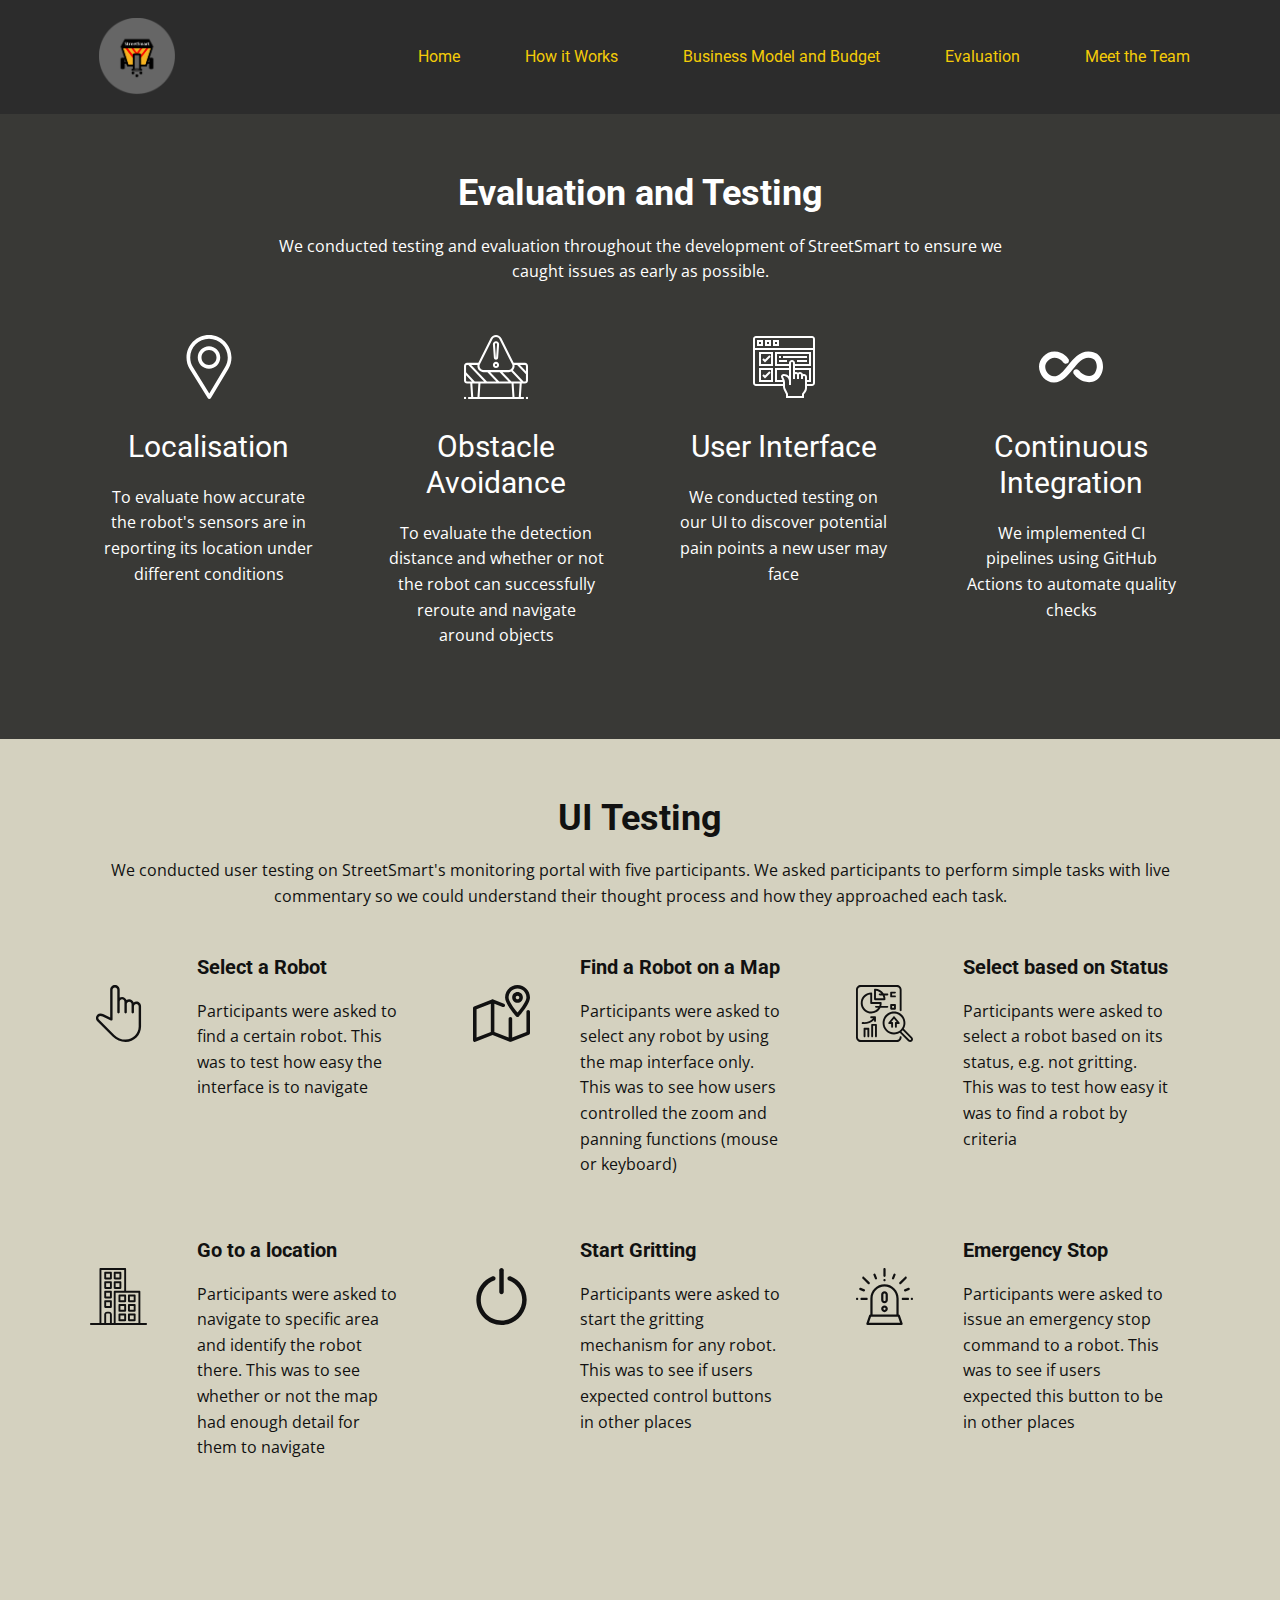
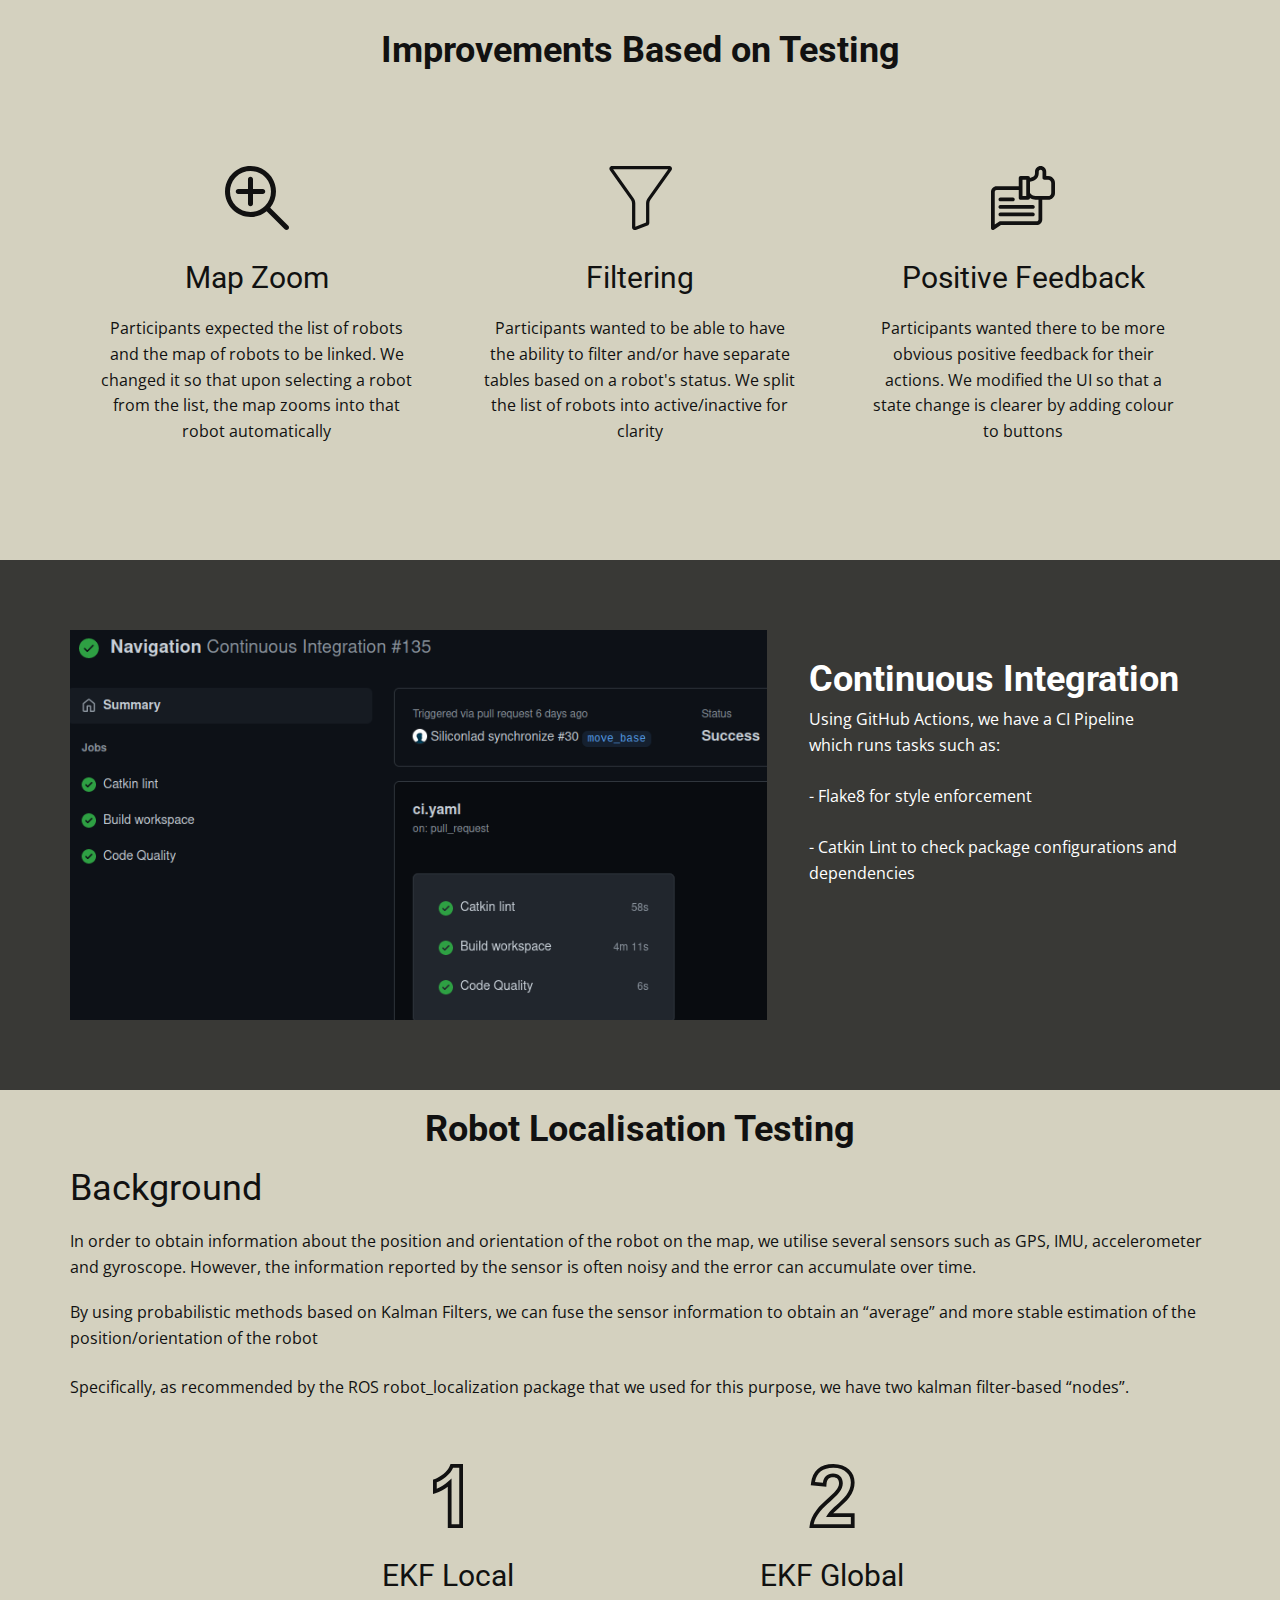
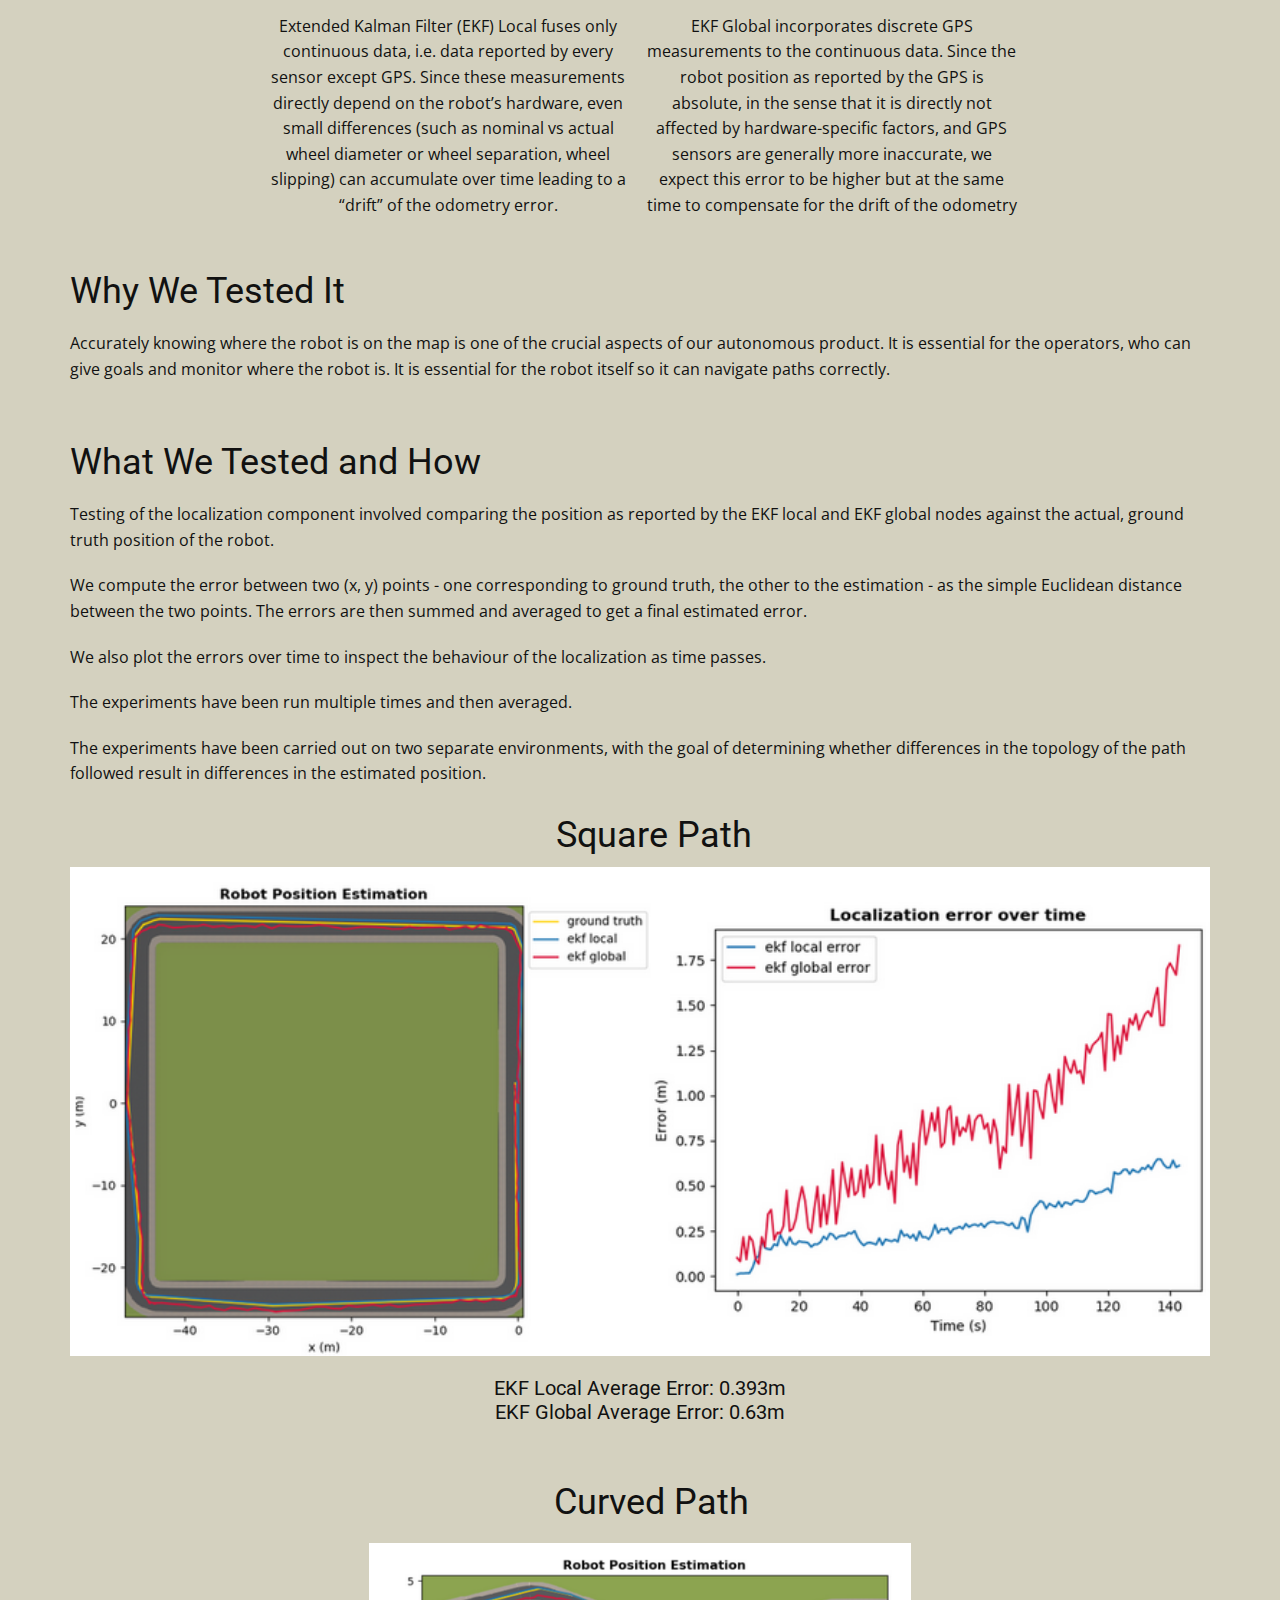
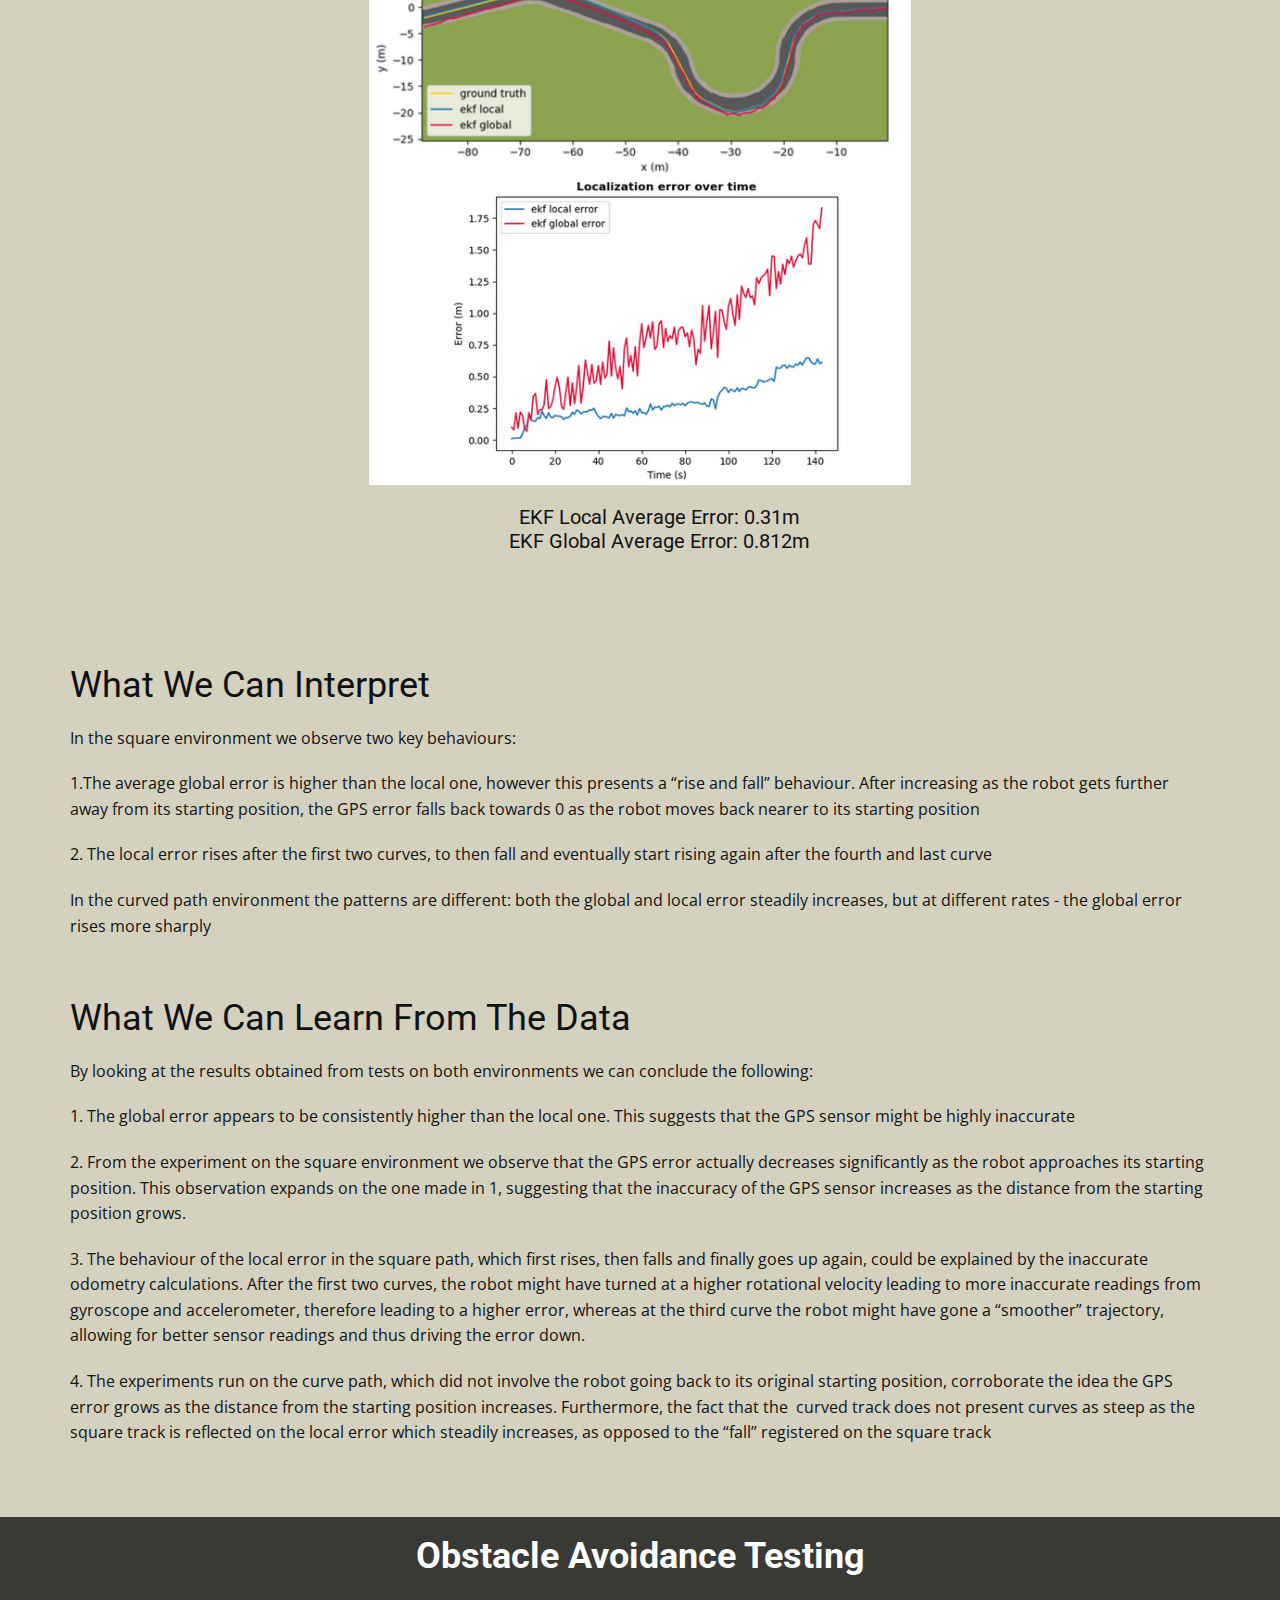
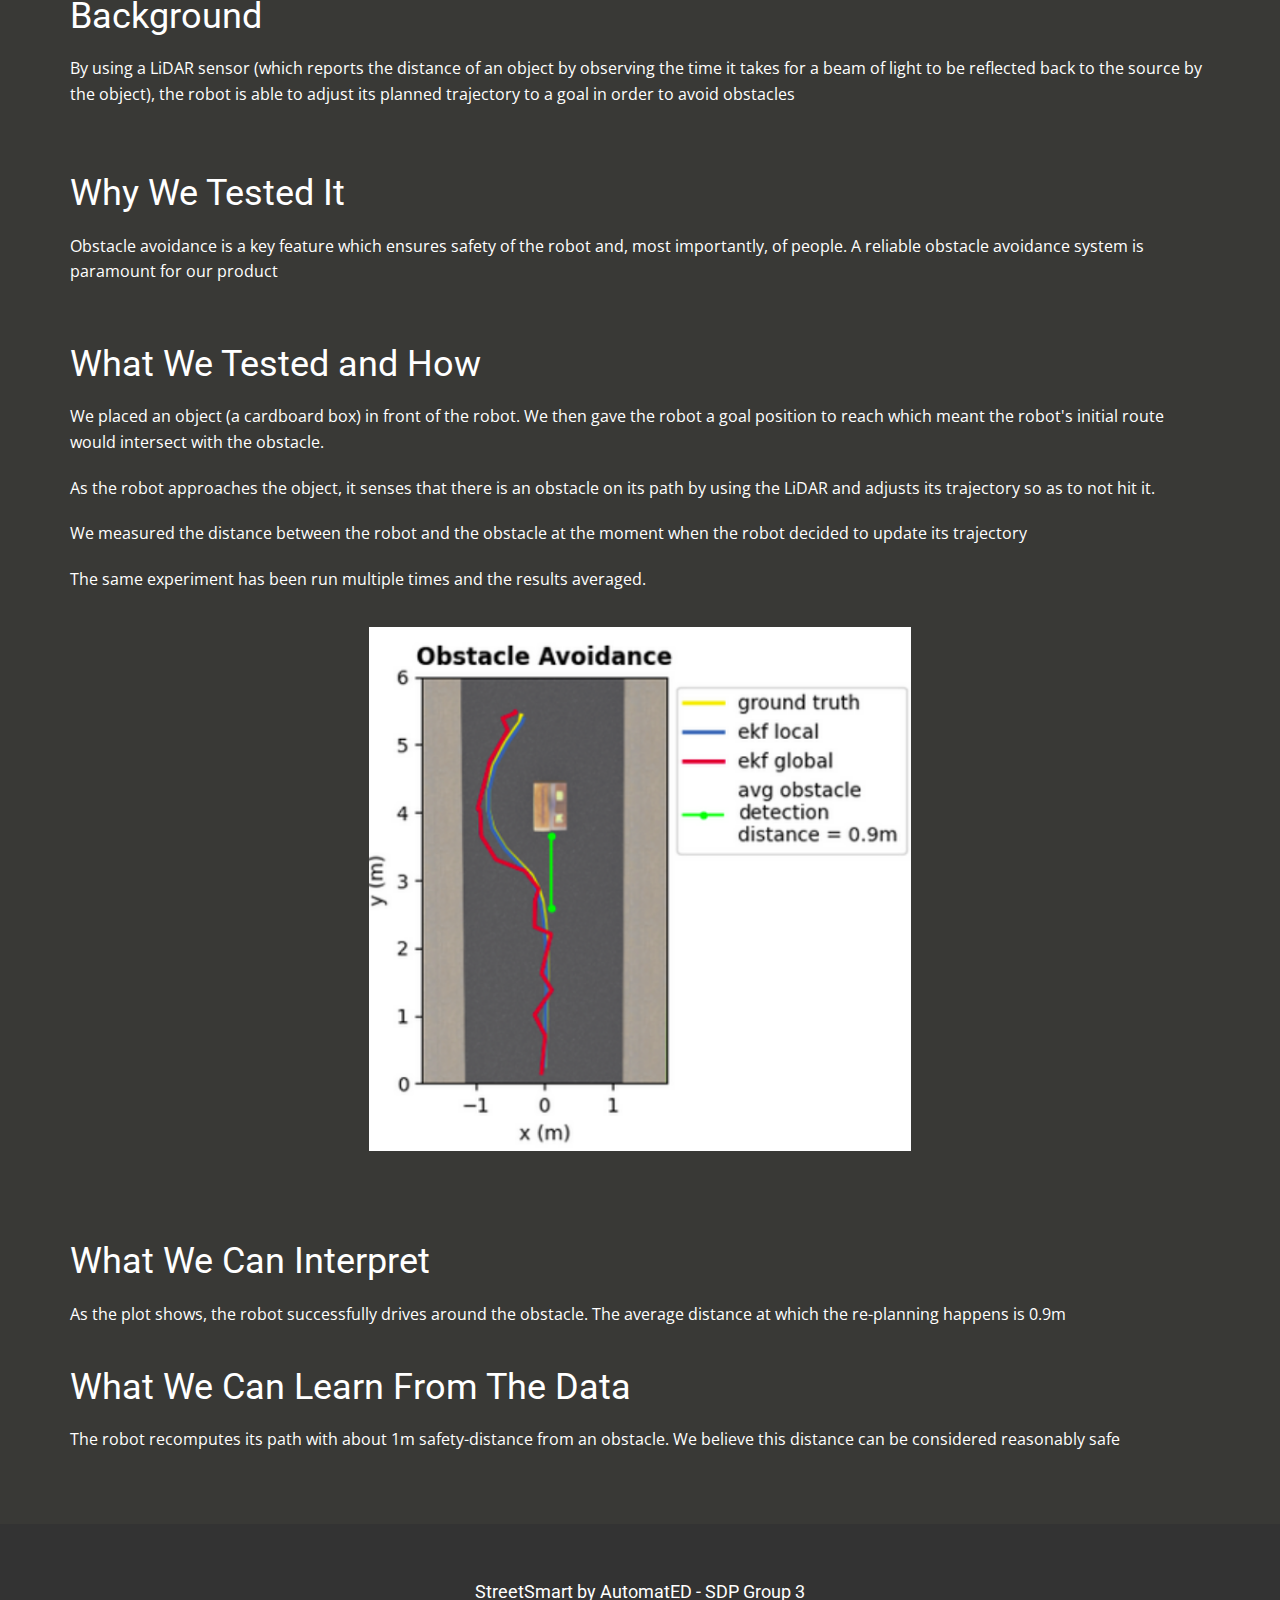
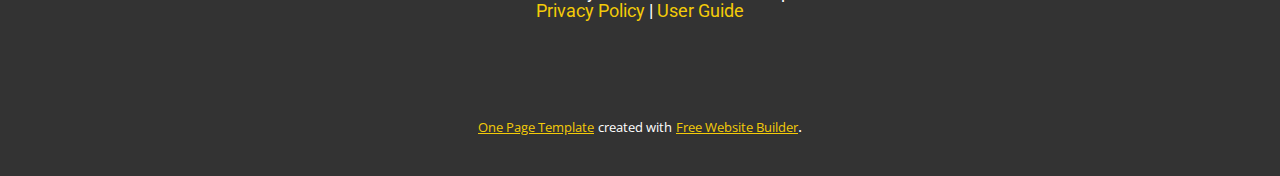
<file: Evaluation.html>
<!DOCTYPE html>
<html style="font-size: 16px;">
  <head>
    <meta name="viewport" content="width=device-width, initial-scale=1.0">
    <meta charset="utf-8">
    <meta name="keywords" content="StreetSmart by AutomatED - SDP Group 3Privacy Policy | User Guide">
    <meta name="description" content="">
    <meta name="page_type" content="np-template-header-footer-from-plugin">
    <title>Evaluation</title>
    <link rel="stylesheet" href="nicepage.css" media="screen">
<link rel="stylesheet" href="Evaluation.css" media="screen">
    <script class="u-script" type="text/javascript" src="jquery-1.9.1.min.js" defer=""></script>
    <script class="u-script" type="text/javascript" src="nicepage.js" defer=""></script>
    <link rel="icon" href="images/favicon.ico">
    <link id="u-theme-google-font" rel="stylesheet" href="https://fonts.googleapis.com/css?family=Roboto:100,100i,300,300i,400,400i,500,500i,700,700i,900,900i|Open+Sans:300,300i,400,400i,600,600i,700,700i,800,800i">
    
    
    
    
    
    
    
    
    
    
    
    
    
    
    
    <script type="application/ld+json">{
		"@context": "http://schema.org",
		"@type": "Organization",
		"name": "WebSite309906",
		"url": "index.html",
		"logo": "images/CopyoftransparentLogo.png"
}</script>
    <meta property="og:title" content="Evaluation">
    <meta property="og:type" content="website">
    <meta name="theme-color" content="#f4cb08">
    <link rel="canonical" href="index.html">
    <meta property="og:url" content="index.html">
  </head>
  <body class="u-body"><header class="u-clearfix u-header u-palette-2-base u-header" id="sec-28bf"><div class="u-clearfix u-sheet u-sheet-1">
        <nav class="u-align-left u-menu u-menu-dropdown u-nav-spacing-25 u-offcanvas u-menu-1">
          <div class="menu-collapse">
            <a class="u-button-style u-custom-color u-custom-text-active-color u-custom-text-color u-custom-text-hover-color u-nav-link" href="#" style="padding: 8px 0px;">
              <svg class="u-svg-link" preserveAspectRatio="xMidYMin slice" viewBox="0 0 302 302" style="undefined"><use xlink:href="#svg-7b92"></use></svg>
              <svg xmlns="http://www.w3.org/2000/svg" xmlns:xlink="http://www.w3.org/1999/xlink" version="1.1" id="svg-7b92" x="0px" y="0px" viewBox="0 0 302 302" style="enable-background:new 0 0 302 302;" xml:space="preserve" class="u-svg-content"><g><rect y="36" width="302" height="30"></rect><rect y="236" width="302" height="30"></rect><rect y="136" width="302" height="30"></rect>
</g><g></g><g></g><g></g><g></g><g></g><g></g><g></g><g></g><g></g><g></g><g></g><g></g><g></g><g></g><g></g></svg>
            </a>
          </div>
          <div class="u-custom-menu u-nav-container">
            <ul class="u-custom-font u-heading-font u-nav u-spacing-25 u-unstyled u-nav-1"><li class="u-nav-item"><a class="u-button-style u-nav-link u-text-active-palette-1-base u-text-hover-palette-1-base u-text-palette-1-base" href="Home.html" style="padding: 10px 20px;">Home</a>
</li><li class="u-nav-item"><a class="u-button-style u-nav-link u-text-active-palette-1-base u-text-hover-palette-1-base u-text-palette-1-base" href="How-it-Works.html" style="padding: 10px 20px;">How it Works</a>
</li><li class="u-nav-item"><a class="u-button-style u-nav-link u-text-active-palette-1-base u-text-hover-palette-1-base u-text-palette-1-base" href="Business-Model-and-Budget.html" style="padding: 10px 20px;">Business Model and Budget</a>
</li><li class="u-nav-item"><a class="u-button-style u-nav-link u-text-active-palette-1-base u-text-hover-palette-1-base u-text-palette-1-base" href="Evaluation.html" style="padding: 10px 20px;">Evaluation</a>
</li><li class="u-nav-item"><a class="u-button-style u-nav-link u-text-active-palette-1-base u-text-hover-palette-1-base u-text-palette-1-base" href="Meet-the-Team.html" style="padding: 10px 20px;">Meet the Team</a>
</li></ul>
          </div>
          <div class="u-custom-menu u-nav-container-collapse">
            <div class="u-align-center u-black u-container-style u-inner-container-layout u-opacity u-opacity-95 u-sidenav">
              <div class="u-sidenav-overflow">
                <div class="u-menu-close"></div>
                <ul class="u-align-center u-nav u-popupmenu-items u-unstyled u-nav-2"><li class="u-nav-item"><a class="u-button-style u-nav-link" href="Home.html">Home</a>
</li><li class="u-nav-item"><a class="u-button-style u-nav-link" href="How-it-Works.html">How it Works</a>
</li><li class="u-nav-item"><a class="u-button-style u-nav-link" href="Business-Model-and-Budget.html">Business Model and Budget</a>
</li><li class="u-nav-item"><a class="u-button-style u-nav-link" href="Evaluation.html">Evaluation</a>
</li><li class="u-nav-item"><a class="u-button-style u-nav-link" href="Meet-the-Team.html">Meet the Team</a>
</li></ul>
              </div>
            </div>
            <div class="u-black u-menu-overlay u-opacity u-opacity-70"></div>
          </div>
        </nav>
        <a href="#" class="u-image u-logo u-image-1" src="" data-image-width="2588" data-image-height="2620" title="Home">
          <img src="images/CopyoftransparentLogo.png" class="u-logo-image u-logo-image-1" data-image-width="77.1026">
        </a>
      </div></header>
    <section class="u-clearfix u-custom-color-3 u-section-1" id="sec-a743">
      <div class="u-clearfix u-sheet u-sheet-1">
        <h2 class="u-align-center u-text u-text-1">
          <span style="font-weight: 700;">Evaluation and Testing</span>
          <br>
        </h2>
        <p class="u-align-center u-text u-text-2">We conducted testing and evaluation throughout the development of StreetSmart to ensure we caught issues as early as possible.<br>
        </p>
        <div class="u-list u-repeater u-list-1">
          <div class="u-align-center u-container-style u-list-item u-repeater-item">
            <div class="u-container-layout u-similar-container u-valign-top u-container-layout-1"><span class="u-icon u-icon-circle u-icon-1"><svg class="u-svg-link" preserveAspectRatio="xMidYMin slice" viewBox="0 0 512 512" style=""><use xlink:href="#svg-5fd9"></use></svg><svg class="u-svg-content" viewBox="0 0 512 512" x="0px" y="0px" id="svg-5fd9" style="enable-background:new 0 0 512 512;"><g><g><path d="M256,0C156.748,0,76,80.748,76,180c0,33.534,9.289,66.26,26.869,94.652l142.885,230.257    c2.737,4.411,7.559,7.091,12.745,7.091c0.04,0,0.079,0,0.119,0c5.231-0.041,10.063-2.804,12.75-7.292L410.611,272.22    C427.221,244.428,436,212.539,436,180C436,80.748,355.252,0,256,0z M384.866,256.818L258.272,468.186l-129.905-209.34    C113.734,235.214,105.8,207.95,105.8,180c0-82.71,67.49-150.2,150.2-150.2S406.1,97.29,406.1,180    C406.1,207.121,398.689,233.688,384.866,256.818z"></path>
</g>
</g><g><g><path d="M256,90c-49.626,0-90,40.374-90,90c0,49.309,39.717,90,90,90c50.903,0,90-41.233,90-90C346,130.374,305.626,90,256,90z     M256,240.2c-33.257,0-60.2-27.033-60.2-60.2c0-33.084,27.116-60.2,60.2-60.2s60.1,27.116,60.1,60.2    C316.1,212.683,289.784,240.2,256,240.2z"></path>
</g>
</g></svg>
            
            
          </span>
              <h3 class="u-text u-text-3">Localisation</h3>
              <p class="u-text u-text-4">To evaluate how accurate the robot's sensors are in reporting its location under different conditions<br>
              </p>
            </div>
          </div>
          <div class="u-align-center u-container-style u-list-item u-repeater-item">
            <div class="u-container-layout u-similar-container u-valign-top u-container-layout-2"><span class="u-icon u-icon-circle u-icon-2"><svg class="u-svg-link" preserveAspectRatio="xMidYMin slice" viewBox="0 0 496 496" style=""><use xlink:href="#svg-793c"></use></svg><svg class="u-svg-content" viewBox="0 0 496 496" id="svg-793c"><path d="m248 256c13.230469 0 24-10.769531 24-24s-10.769531-24-24-24-24 10.769531-24 24 10.769531 24 24 24zm0-32c4.40625 0 8 3.585938 8 8s-3.59375 8-8 8-8-3.585938-8-8 3.59375-8 8-8zm0 0"></path><path d="m231.449219 176.59375c.613281 8.636719 7.886719 15.40625 16.550781 15.40625s15.9375-6.769531 16.550781-15.40625l7.386719-103.457031c.046875-.5625.0625-1.128907.0625-1.6875 0-12.9375-10.519531-23.449219-23.449219-23.449219h-1.101562c-12.929688 0-23.449219 10.511719-23.449219 23.449219 0 .558593.015625 1.136719.054688 1.671875zm16-112.59375h1.101562c4.113281 0 7.449219 3.34375 7.433594 7.976562l-7.390625 103.480469c-.042969.605469-1.144531.605469-1.179688 0l-7.414062-104.007812c0-4.105469 3.335938-7.449219 7.449219-7.449219zm0 0"></path><path d="m472 216h-87.054688l-95.058593-190.113281c-7.984375-15.964844-24.039063-25.886719-41.886719-25.886719s-33.902344 9.921875-41.886719 25.886719l-95.058593 190.113281h-87.054688c-13.230469 0-24 10.769531-24 24v112c0 13.230469 10.769531 24 24 24h24.519531l6.9375 104h-23.457031v16h432v-16h-23.449219l6.9375-104h24.511719c13.230469 0 24-10.769531 24-24v-112c0-13.230469-10.769531-24-24-24zm8 24v40.398438l-46.097656-48.398438h38.097656c4.40625 0 8 3.585938 8 8zm-259.574219-206.953125c5.253907-10.519531 15.820313-17.046875 27.574219-17.046875s22.320312 6.527344 27.574219 17.046875l97.167969 194.328125c2.128906 4.257812 3.257812 9.03125 3.257812 13.792969 0 17-13.832031 30.832031-30.832031 30.832031h-194.335938c-17 0-30.832031-13.832031-30.832031-30.832031 0-4.761719 1.128906-9.527344 3.257812-13.792969zm146.429688 326.953125-68.574219-72h46.886719c7.480469 0 14.527343-1.808594 20.800781-4.9375l73.269531 76.9375zm1.664062 16 6.9375 104h-254.90625l6.9375-104zm-217.6875-88h30.886719l68.570312 72h-72.386718l-121.902344-128h48.984375c-.609375 3.023438-.984375 6.089844-.984375 9.167969 0 25.824219 21.007812 46.832031 46.832031 46.832031zm125.359375 0 68.578125 72h-72.386719l-68.566406-72zm-252.191406-56h9.902344l121.90625 128h-72.382813l-67.425781-70.800781v-49.199219c0-4.414062 3.59375-8 8-8zm-8 120v-39.601562l45.335938 47.601562h-37.335938c-4.40625 0-8-3.585938-8-8zm48.550781 24h46.90625l-6.9375 104h-33.039062zm359.96875 104h-33.03125l-6.9375-104h46.90625zm47.480469-120h-10.664062l-82.375-86.488281c8.054687-8.414063 13.039062-19.800781 13.039062-32.34375 0-3.078125-.375-6.144531-.976562-9.167969h20.792968l68.183594 71.601562v48.398438c0 4.414062-3.59375 8-8 8zm0 0"></path><path d="m480 480h16v16h-16zm0 0"></path><path d="m0 480h16v16h-16zm0 0"></path></svg>
            
            
          </span>
              <h3 class="u-text u-text-5">Obstacle Avoidance<br>
              </h3>
              <p class="u-text u-text-6">To evaluate the detection distance and whether or not the robot can successfully reroute and navigate around objects<br>
              </p>
            </div>
          </div>
          <div class="u-align-center u-container-style u-list-item u-repeater-item">
            <div class="u-container-layout u-similar-container u-valign-top u-container-layout-3"><span class="u-icon u-icon-circle u-icon-3"><svg class="u-svg-link" preserveAspectRatio="xMidYMin slice" viewBox="0 0 64 64" style=""><use xlink:href="#svg-b995"></use></svg><svg class="u-svg-content" viewBox="0 0 64 64" id="svg-b995"><g><path d="m60 1h-56c-1.654 0-3 1.346-3 3v44c0 1.654 1.346 3 3 3h27v.55c0 1.074.252 2.151.73 3.113l2.27 4.571v3.721l18 .047v-3.669l1.6-2.133c.903-1.204 1.4-2.695 1.4-4.2v-2h5c1.654 0 3-1.346 3-3v-44c0-1.654-1.346-3-3-3zm-56 2h56c.551 0 1 .449 1 1v9h-58v-9c0-.551.449-1 1-1zm36 22c-1.654 0-3 1.346-3 3v1h-12v-10h32v10h-14v-1c0-1.654-1.346-3-3-3zm-3 16.257c-1.341-1.411-3.244-2.299-5.381-2.299-1.443 0-2.618 1.174-2.619 2.618 0 .404.096.809.276 1.172l1.127 2.252h-5.403v-10h12zm16 11.743c0 1.075-.355 2.141-1 3l-2 2.667v2.331l-14-.038v-2.195l-2.479-4.992c-.341-.687-.521-1.455-.521-2.223v-4.108c0-1.126-.266-2.253-.769-3.259l-1.165-2.33c-.043-.085-.066-.182-.066-.277 0-.341.278-.618.714-.618 2.915 0 5.286 2.372 5.286 5.287v1.713 2h2v-2-1.713-18.245c0-.551.449-1 1-1s1 .449 1 1v12 4h2v-4c0-.551.449-1 1-1s1 .449 1 1v4h2v-4c0-.551.449-1 1-1s1 .449 1 1v2 2h2v-2c0-.551.449-1 1-1s1 .449 1 1zm-1-14c-.395 0-.77.081-1.116.22-.345-1.275-1.501-2.22-2.884-2.22-.771 0-1.468.301-2 .78-.532-.48-1.229-.78-2-.78-.352 0-.686.072-1 .184v-2.184h14v10h-2v-3c0-1.654-1.346-3-3-3zm8 10h-5v-2h4v-14h-16v-2h16v-14h-36v14h14v2h-14v14h7.974c.013.147.026.295.026.442v1.558h-27c-.551 0-1-.449-1-1v-33h58v33c0 .551-.449 1-1 1z"></path><path d="m11 5h-6v6h6zm-2 4h-2v-2h2z"></path><path d="m19 5h-6v6h6zm-2 4h-2v-2h2z"></path><path d="m27 5h-6v6h6zm-2 4h-2v-2h2z"></path><path d="m27 21h2v2h-2z"></path><path d="m31 21h24v2h-24z"></path><path d="m45 25h10v2h-10z"></path><path d="m27 25h8v2h-8z"></path><path d="m7 31h14v-14h-14zm2-12h10v10h-10z"></path><path d="m13 24.586-1.293-1.293-1.414 1.414 2.707 2.707 5.707-5.707-1.414-1.414z"></path><path d="m7 47h14v-14h-14zm2-12h10v10h-10z"></path><path d="m13 40.586-1.293-1.293-1.414 1.414 2.707 2.707 5.707-5.707-1.414-1.414z"></path>
</g></svg>
            
            
          </span>
              <h3 class="u-text u-text-7">User Interface<br>
              </h3>
              <p class="u-text u-text-8">We conducted testing on our UI to discover potential pain points a new user may face <br>
              </p>
            </div>
          </div>
          <div class="u-align-center u-container-style u-list-item u-repeater-item">
            <div class="u-container-layout u-similar-container u-valign-top u-container-layout-4"><span class="u-icon u-icon-circle u-icon-4"><svg class="u-svg-link" preserveAspectRatio="xMidYMin slice" viewBox="0 0 150.223 150.223" style=""><use xlink:href="#svg-8641"></use></svg><svg class="u-svg-content" viewBox="0 0 150.223 150.223" x="0px" y="0px" id="svg-8641" style="enable-background:new 0 0 150.223 150.223;"><g><g><path d="M115.885,38.631c-21.312,0-35.416,17.425-47.859,32.802c-10.631,13.136-20.67,25.54-32.897,25.54    c-12.709,0-20.512-13.062-20.512-22.426c0-8.682,8.56-21.299,21.976-21.299c13.018,0,19.8,10.419,20.142,10.953    c2.109,3.413,6.587,4.487,10.017,2.395c3.447-2.1,4.539-6.597,2.438-10.044c-0.446-0.73-11.167-17.92-32.597-17.92    C15.029,38.632,0,57.562,0,74.548c0,17.521,14.427,37.043,35.128,37.043c19.199,0,31.94-15.74,44.259-30.963    c11.396-14.078,22.161-27.379,36.498-27.379c8.53,0,14.135,2.894,17.131,8.84c2.596,5.16,2.594,10.999,2.592,13.022    c0,1.16-0.613,6.978-3.451,12.217c-3.236,5.968-7.83,8.746-14.469,8.746c-13.369,0-20.592-8.69-23.312-11.963    c-0.707-0.852-1.216-1.465-1.896-2.047c-3.062-2.623-7.678-2.271-10.306,0.795c-2.534,2.957-2.29,7.353,0.478,10.014    c0.132,0.15,0.291,0.347,0.48,0.576c3.545,4.266,14.324,17.24,34.553,17.24c24.586,0,32.537-23.973,32.537-35.678    c0.002-7.455-1.394-14.013-4.154-19.496C142.193,47.815,133.809,38.631,115.885,38.631z"></path>
</g>
</g></svg>
            
            
          </span>
              <h3 class="u-text u-text-9">Continuous Integration<br>
              </h3>
              <p class="u-text u-text-10">We implemented CI pipelines using GitHub Actions to automate quality checks<br>
              </p>
            </div>
          </div>
        </div>
      </div>
    </section>
    <section class="u-align-center u-clearfix u-custom-color-1 u-section-2" id="sec-a238">
      <div class="u-clearfix u-sheet u-sheet-1">
        <h2 class="u-text u-text-1">
          <span style="font-weight: 700;">UI Testing</span>
          <br>
        </h2>
        <p class="u-text u-text-2">We conducted user testing on StreetSmart's monitoring portal with five participants. We asked participants to perform simple tasks with live commentary so we could understand their thought process and how they approached each task. </p>
        <div class="u-expanded-width u-list u-repeater u-list-1">
          <div class="u-container-style u-list-item u-repeater-item">
            <div class="u-container-layout u-similar-container u-container-layout-1"><span class="u-icon u-icon-circle u-icon-1"><svg class="u-svg-link" preserveAspectRatio="xMidYMin slice" viewBox="0 0 512 512" style=""><use xlink:href="#svg-9e96"></use></svg><svg class="u-svg-content" viewBox="0 0 512 512" x="0px" y="0px" id="svg-9e96" style="enable-background:new 0 0 512 512;"><g><g><path d="M416,149.333c-8.768,0-16.939,2.667-23.723,7.211C386.432,139.947,370.581,128,352,128    c-8.768,0-16.939,2.667-23.723,7.211c-5.845-16.597-21.696-28.544-40.277-28.544c-7.765,0-15.061,2.091-21.333,5.739V42.667    C266.667,19.136,247.531,0,224,0s-42.667,19.136-42.667,42.667v249.408l-58.645-29.333C113.856,258.325,103.957,256,94.08,256    c-22.485,0-40.747,18.283-40.747,40.875c0,10.901,4.245,21.12,11.947,28.821l137.941,137.941C234.389,494.827,275.883,512,320,512    c76.459,0,138.667-62.208,138.667-138.667V192C458.667,168.469,439.531,149.333,416,149.333z M437.333,373.333    c0,64.704-52.651,117.333-117.355,117.333c-38.421,0-74.517-14.955-101.653-42.133L80.363,310.592    c-3.669-3.648-5.696-8.533-5.696-13.845c0-10.709,8.704-19.413,19.413-19.413c6.592,0,13.163,1.557,19.072,4.501l74.091,37.035    c3.307,1.643,7.253,1.472,10.368-0.469c3.136-1.941,5.056-5.376,5.056-9.067V42.667c0-11.755,9.557-21.333,21.333-21.333    s21.333,9.579,21.333,21.333v202.667c0,5.888,4.779,10.667,10.667,10.667c5.888,0,10.667-4.779,10.667-10.667v-96    c0-11.755,9.557-21.333,21.333-21.333s21.333,9.579,21.333,21.333v96c0,5.888,4.779,10.667,10.667,10.667    s10.667-4.779,10.667-10.667v-74.667c0-11.755,9.557-21.333,21.333-21.333s21.333,9.579,21.333,21.333v74.667    c0,5.888,4.779,10.667,10.667,10.667c5.888,0,10.667-4.779,10.667-10.667V192c0-11.755,9.557-21.333,21.333-21.333    s21.333,9.579,21.333,21.333V373.333z"></path>
</g>
</g></svg>
            
            
          </span>
              <div class="u-container-style u-group u-group-1">
                <div class="u-container-layout u-valign-top u-container-layout-2">
                  <h5 class="u-text u-text-3">Select a Robot<br>
                  </h5>
                  <p class="u-text u-text-4">Participants were asked to find a certain robot. This was to test how easy the interface is to navigate<br>
                  </p>
                </div>
              </div>
            </div>
          </div>
          <div class="u-container-style u-list-item u-repeater-item">
            <div class="u-container-layout u-similar-container u-container-layout-3"><span class="u-icon u-icon-circle u-icon-2"><svg class="u-svg-link" preserveAspectRatio="xMidYMin slice" viewBox="0 0 512.032 512.032" style=""><use xlink:href="#svg-ca8d"></use></svg><svg class="u-svg-content" viewBox="0 0 512.032 512.032" x="0px" y="0px" id="svg-ca8d" style="enable-background:new 0 0 512.032 512.032;"><g><g><path d="M496.016,224c-8.832,0-16,7.168-16,16v181.184l-128,51.2V304c0-8.832-7.168-16-16-16c-8.832,0-16,7.168-16,16v168.352    l-128-51.2V167.648l74.144,29.664c8.096,3.264,17.504-0.704,20.8-8.928c3.296-8.192-0.704-17.504-8.928-20.8l-95.776-38.336    c0,0,0,0-0.032,0l-0.256-0.096c-3.808-1.536-8.064-1.536-11.872,0l-0.288,0.096c0,0,0,0-0.032,0L10.064,193.152    C4.016,195.584,0.016,201.44,0.016,208v288c0,5.312,2.656,10.272,7.04,13.248c2.688,1.824,5.792,2.752,8.96,2.752    c2.016,0,4.032-0.384,5.952-1.152l154.048-61.6l153.76,61.504c0,0,0,0,0.032,0l0.288,0.128c3.808,1.536,8.064,1.536,11.872,0    l0.288-0.128c0,0,0,0,0.032,0L502,446.88c6.016-2.464,10.016-8.32,10.016-14.88V240C512.016,231.168,504.848,224,496.016,224z     M160.016,421.152l-128,51.2V218.816l128-51.2V421.152z"></path>
</g>
</g><g><g><path d="M400.016,64c-26.464,0-48,21.536-48,48s21.536,48,48,48s48-21.536,48-48S426.48,64,400.016,64z M400.016,128    c-8.832,0-16-7.168-16-16c0-8.832,7.168-16,16-16c8.832,0,16,7.168,16,16C416.016,120.832,408.848,128,400.016,128z"></path>
</g>
</g><g><g><path d="M400.016,0c-61.76,0-112,50.24-112,112c0,57.472,89.856,159.264,100.096,170.688c3.04,3.36,7.36,5.312,11.904,5.312    s8.864-1.952,11.904-5.312C422.16,271.264,512.016,169.472,512.016,112C512.016,50.24,461.776,0,400.016,0z M400.016,247.584    c-34.944-41.44-80-105.056-80-135.584c0-44.096,35.904-80,80-80s80,35.904,80,80C480.016,142.496,434.96,206.144,400.016,247.584z    "></path>
</g>
</g></svg>
            
            
          </span>
              <div class="u-container-style u-group u-video-cover u-group-2">
                <div class="u-container-layout u-valign-top u-container-layout-4">
                  <h5 class="u-text u-text-5">Find a Robot on a Map<br>
                  </h5>
                  <p class="u-text u-text-6">Participants were asked to select any robot by using the map interface only. This was to see how users controlled the zoom and panning functions (mouse or keyboard)<br>
                  </p>
                </div>
              </div>
            </div>
          </div>
          <div class="u-container-style u-list-item u-repeater-item">
            <div class="u-container-layout u-similar-container u-container-layout-5"><span class="u-icon u-icon-circle u-icon-3"><svg class="u-svg-link" preserveAspectRatio="xMidYMin slice" viewBox="0 0 480 480" style=""><use xlink:href="#svg-1a8d"></use></svg><svg class="u-svg-content" viewBox="0 0 480 480" id="svg-1a8d"><path d="m472.960938 439.039062-70.320313-70.320312c8.765625-14.734375 13.382813-31.570312 13.359375-48.71875 0-53.019531-42.980469-96-96-96s-96 42.980469-96 96 42.980469 96 96 96c17.148438.023438 33.984375-4.59375 48.71875-13.359375l70.320312 70.320313c9.371094 9.359374 24.550782 9.359374 33.921876 0 9.359374-9.371094 9.359374-24.550782 0-33.921876zm-232.960938-119.039062c0-44.183594 35.816406-80 80-80s80 35.816406 80 80-35.816406 80-80 80-80-35.816406-80-80zm221.679688 141.679688c-1.5 1.515624-3.546876 2.367187-5.679688 2.367187s-4.179688-.851563-5.679688-2.367187l-68.398437-68.398438c4.097656-3.460938 7.898437-7.261719 11.359375-11.359375l68.398438 68.398437c1.515624 1.5 2.367187 3.546876 2.367187 5.679688s-.851563 4.179688-2.367187 5.679688zm0 0"></path><path d="m326.160156 266.878906c-1.519531-1.832031-3.777344-2.894531-6.160156-2.894531s-4.640625 1.0625-6.160156 2.894531l-40 48c-1.988282 2.386719-2.414063 5.710938-1.09375 8.519532 1.320312 2.8125 4.148437 4.605468 7.253906 4.601562h16v24c0 4.417969 3.582031 8 8 8s8-3.582031 8-8v-32c0-4.417969-3.582031-8-8-8h-6.960938l22.960938-27.519531 22.960938 27.519531h-6.960938c-4.417969 0-8 3.582031-8 8v32c0 4.417969 3.582031 8 8 8s8-3.582031 8-8v-24h16c3.105469.003906 5.933594-1.789062 7.253906-4.601562 1.320313-2.808594.894532-6.132813-1.09375-8.519532zm0 0"></path><path d="m376 432c-4.417969 0-8 3.582031-8 8 0 13.253906-10.746094 24-24 24h-304c-13.253906 0-24-10.746094-24-24v-400c0-13.253906 10.746094-24 24-24h304c13.253906 0 24 10.746094 24 24v172.078125c0 4.421875 3.582031 8 8 8s8-3.578125 8-8v-172.078125c0-22.089844-17.910156-40-40-40h-304c-22.089844 0-40 17.910156-40 40v400c0 22.089844 17.910156 40 40 40h304c22.089844 0 40-17.910156 40-40 0-4.417969-3.582031-8-8-8zm0 0"></path><path d="m206.398438 192h57.601562c4.417969 0 8-3.582031 8-8s-3.582031-8-8-8h-51.359375c2.222656-7.808594 3.351563-15.882812 3.359375-24 0-4.417969-3.582031-8-8-8h-72v-72c0-4.417969-3.582031-8-8-8-43.277344.007812-80.125 31.480469-86.898438 74.226562-6.773437 42.742188 18.535157 84.070313 59.691407 97.457032 41.15625 13.386718 85.933593-5.136719 105.605469-43.683594zm-78.398438 32c-38.09375-.15625-69.472656-29.957031-71.59375-67.992188-2.121094-38.035156 25.753906-71.140624 63.59375-75.527343v71.519531c0 4.417969 3.582031 8 8 8h71.519531c-.582031 5.453125-1.789062 10.824219-3.597656 16h-27.921875c-4.417969 0-8 3.582031-8 8s3.582031 8 8 8h19.839844c-13.355469 19.988281-35.800782 31.992188-59.839844 32zm0 0"></path><path d="m264 72h-30.320312c-16.222657-24.925781-43.9375-39.972656-73.679688-40-4.417969 0-8 3.582031-8 8v80c0 4.417969 3.582031 8 8 8h80c4.417969 0 8-3.582031 8-8-.003906-10.945312-2.039062-21.796875-6-32h22c4.417969 0 8-3.582031 8-8s-3.582031-8-8-8zm-32.480469 40h-63.519531v-63.519531c17.574219 1.972656 33.804688 10.347656 45.601562 23.519531h-13.601562c-4.417969 0-8 3.582031-8 8s3.582031 8 8 8h24.480469c3.777343 7.507812 6.164062 15.640625 7.039062 24zm0 0"></path><path d="m328 72c4.417969 0 8-3.582031 8-8s-3.582031-8-8-8h-32c-4.417969 0-8 3.582031-8 8v32c0 4.417969 3.582031 8 8 8h32c4.417969 0 8-3.582031 8-8s-3.582031-8-8-8h-24v-16zm0 0"></path><path d="m328 160h-32c-4.417969 0-8 3.582031-8 8v32c0 4.417969 3.582031 8 8 8h32c4.417969 0 8-3.582031 8-8v-32c0-4.417969-3.582031-8-8-8zm-8 32h-16v-16h16zm0 0"></path><path d="m104 440c4.417969 0 8-3.582031 8-8v-64c0-4.417969-3.582031-8-8-8h-32c-4.417969 0-8 3.582031-8 8v64c0 4.417969 3.582031 8 8 8s8-3.582031 8-8v-56h16v56c0 4.417969 3.582031 8 8 8zm0 0"></path><path d="m168 440c4.417969 0 8-3.582031 8-8v-96c0-4.417969-3.582031-8-8-8h-32c-4.417969 0-8 3.582031-8 8v96c0 4.417969 3.582031 8 8 8s8-3.582031 8-8v-88h16v88c0 4.417969 3.582031 8 8 8zm0 0"></path><path d="m152 294.398438v9.601562c0 4.417969 3.582031 8 8 8s8-3.582031 8-8v-32c0-4.417969-3.582031-8-8-8h-32c-4.417969 0-8 3.582031-8 8s3.582031 8 8 8h16c-22.03125 24.265625-54.539062 36.214844-87.039062 32-4.417969-.53125-8.429688 2.621094-8.960938 7.039062-.53125 4.417969 2.621094 8.429688 7.039062 8.960938 4.800782.636719 9.636719.957031 14.480469.960938 31.007813-.042969 60.707031-12.488282 82.480469-34.5625zm0 0"></path></svg>
            
            
          </span>
              <div class="u-container-style u-group u-video-cover u-group-3">
                <div class="u-container-layout u-valign-top u-container-layout-6">
                  <h5 class="u-text u-text-7">Select based on Status<br>
                  </h5>
                  <p class="u-text u-text-8">Participants were asked to select a robot based on its status, e.g. not gritting. This was to test how easy it was to find a robot by criteria<br>
                  </p>
                </div>
              </div>
            </div>
          </div>
          <div class="u-container-style u-list-item u-repeater-item">
            <div class="u-container-layout u-similar-container u-container-layout-7"><span class="u-icon u-icon-circle u-icon-4"><svg class="u-svg-link" preserveAspectRatio="xMidYMin slice" viewBox="0 0 480 480" style=""><use xlink:href="#svg-e9b5"></use></svg><svg class="u-svg-content" viewBox="0 0 480 480" x="0px" y="0px" id="svg-e9b5" style="enable-background:new 0 0 480 480;"><g><g><g><path d="M472,464h-48V200c0-4.418-3.582-8-8-8H304V8c0-4.418-3.582-8-8-8H88c-4.418,0-8,3.582-8,8v456H8c-4.418,0-8,3.582-8,8     s3.582,8,8,8h464c4.418,0,8-3.582,8-8S476.418,464,472,464z M168,464h-32v-72c0-4.418,3.582-8,8-8h16c4.418,0,8,3.582,8,8V464z      M200,200v264h-16v-72c0-13.255-10.745-24-24-24h-16c-13.255,0-24,10.745-24,24v72H96V16h192v176h-80     C203.582,192,200,195.582,200,200z M408,464H216V208h192V464z"></path><path d="M256,112h-48c-4.418,0-8,3.582-8,8v48c0,4.418,3.582,8,8,8h48c4.418,0,8-3.582,8-8v-48C264,115.582,260.418,112,256,112z      M248,160h-32v-32h32V160z"></path><path d="M256,32h-48c-4.418,0-8,3.582-8,8v48c0,4.418,3.582,8,8,8h48c4.418,0,8-3.582,8-8V40C264,35.582,260.418,32,256,32z      M248,80h-32V48h32V80z"></path><path d="M176,112h-48c-4.418,0-8,3.582-8,8v48c0,4.418,3.582,8,8,8h48c4.418,0,8-3.582,8-8v-48C184,115.582,180.418,112,176,112z      M168,160h-32v-32h32V160z"></path><path d="M176,32h-48c-4.418,0-8,3.582-8,8v48c0,4.418,3.582,8,8,8h48c4.418,0,8-3.582,8-8V40C184,35.582,180.418,32,176,32z      M168,80h-32V48h32V80z"></path><path d="M176,192h-48c-4.418,0-8,3.582-8,8v48c0,4.418,3.582,8,8,8h48c4.418,0,8-3.582,8-8v-48C184,195.582,180.418,192,176,192z      M168,240h-32v-32h32V240z"></path><path d="M176,272h-48c-4.418,0-8,3.582-8,8v48c0,4.418,3.582,8,8,8h48c4.418,0,8-3.582,8-8v-48C184,275.582,180.418,272,176,272z      M168,320h-32v-32h32V320z"></path><path d="M328,368h48c4.418,0,8-3.582,8-8v-48c0-4.418-3.582-8-8-8h-48c-4.418,0-8,3.582-8,8v48C320,364.418,323.582,368,328,368z      M336,320h32v32h-32V320z"></path><path d="M328,288h48c4.418,0,8-3.582,8-8v-48c0-4.418-3.582-8-8-8h-48c-4.418,0-8,3.582-8,8v48C320,284.418,323.582,288,328,288z      M336,240h32v32h-32V240z"></path><path d="M328,448h48c4.418,0,8-3.582,8-8v-48c0-4.418-3.582-8-8-8h-48c-4.418,0-8,3.582-8,8v48C320,444.418,323.582,448,328,448z      M336,400h32v32h-32V400z"></path><path d="M248,368h48c4.418,0,8-3.582,8-8v-48c0-4.418-3.582-8-8-8h-48c-4.418,0-8,3.582-8,8v48C240,364.418,243.582,368,248,368z      M256,320h32v32h-32V320z"></path><path d="M248,288h48c4.418,0,8-3.582,8-8v-48c0-4.418-3.582-8-8-8h-48c-4.418,0-8,3.582-8,8v48C240,284.418,243.582,288,248,288z      M256,240h32v32h-32V240z"></path><path d="M248,448h48c4.418,0,8-3.582,8-8v-48c0-4.418-3.582-8-8-8h-48c-4.418,0-8,3.582-8,8v48C240,444.418,243.582,448,248,448z      M256,400h32v32h-32V400z"></path>
</g>
</g>
</g></svg>
            
            
          </span>
              <div class="u-container-style u-group u-video-cover u-group-4">
                <div class="u-container-layout u-valign-top u-container-layout-8">
                  <h5 class="u-text u-text-9">Go to a location<br>
                  </h5>
                  <p class="u-text u-text-10">Participants were asked to navigate to specific area and identify the robot there. This was to see whether or not the map had enough detail for them to navigate<br>
                  </p>
                </div>
              </div>
            </div>
          </div>
          <div class="u-container-style u-list-item u-repeater-item">
            <div class="u-container-layout u-similar-container u-container-layout-9"><span class="u-icon u-icon-circle u-icon-5"><svg class="u-svg-link" preserveAspectRatio="xMidYMin slice" viewBox="0 0 512 512" style=""><use xlink:href="#svg-c0db"></use></svg><svg class="u-svg-content" viewBox="0 0 512 512" x="0px" y="0px" id="svg-c0db" style="enable-background:new 0 0 512 512;"><g><g><path d="M336.709,74.843c-10.322-3.944-21.88,1.219-25.825,11.537c-3.945,10.316,1.22,21.879,11.536,25.824    C393.115,139.239,442,207.384,442,286c0,102.561-83.439,186-186,186S70,388.561,70,286c0-78.659,48.908-146.766,119.573-173.793    c10.317-3.946,15.481-15.509,11.536-25.825c-3.947-10.317-15.512-15.48-25.825-11.536C89.185,107.777,30,190.692,30,286    c0,124.922,101.09,226,226,226c124.922,0,226-101.09,226-226C482,190.65,422.778,107.759,336.709,74.843z"></path>
</g>
</g><g><g><path d="M256,0c-11.046,0-20,8.954-20,20v195.851c0,11.046,8.954,20,20,20s20-8.955,20-20V20C276,8.954,267.046,0,256,0z"></path>
</g>
</g></svg>
            
            
          </span>
              <div class="u-container-style u-group u-video-cover u-group-5">
                <div class="u-container-layout u-valign-top u-container-layout-10">
                  <h5 class="u-text u-text-11">Start Gritting<br>
                  </h5>
                  <p class="u-text u-text-12">Participants were asked to start the gritting mechanism for any robot. This was to see if users expected control buttons in other places<br>
                  </p>
                </div>
              </div>
            </div>
          </div>
          <div class="u-container-style u-list-item u-repeater-item">
            <div class="u-container-layout u-similar-container u-container-layout-11"><span class="u-icon u-icon-circle u-icon-6"><svg class="u-svg-link" preserveAspectRatio="xMidYMin slice" viewBox="0 0 512 512" style=""><use xlink:href="#svg-5774"></use></svg><svg class="u-svg-content" viewBox="0 0 512 512" x="0px" y="0px" id="svg-5774" style="enable-background:new 0 0 512 512;"><g><g><path d="M418.998,498.791l-25.075-73.998c-1.375-4.06-5.185-6.791-9.471-6.791h-1.455v-145.01    c0-70.026-56.97-126.997-126.997-126.997s-126.997,56.97-126.997,126.997v145.01h-1.455c-4.286,0-8.096,2.731-9.471,6.791    l-25.074,73.998c-1.035,3.053-0.534,6.416,1.344,9.036c1.878,2.619,4.903,4.173,8.127,4.173h307.053    c3.224,0,6.249-1.554,8.127-4.173C419.532,505.207,420.033,501.844,418.998,498.791z M149.003,272.993    c0-58.998,47.999-106.997,106.997-106.997c58.998,0,106.997,47.999,106.997,106.997v145.01H149.003V272.993z M116.421,492.001    l18.297-53.998h242.563l18.298,53.998H116.421z"></path>
</g>
</g><g><g><path d="M256,0c-5.522,0-10,4.478-10,10v59.999c0,5.522,4.477,10,10,10c5.522,0,10-4.478,10-10V10C266,4.478,261.522,0,256,0z"></path>
</g>
</g><g><g><path d="M263.069,101.884c-1.859-1.86-4.439-2.92-7.069-2.92s-5.21,1.06-7.07,2.92c-1.86,1.87-2.93,4.439-2.93,7.08    c0,2.63,1.069,5.2,2.93,7.07c1.86,1.859,4.44,2.92,7.07,2.92s5.21-1.061,7.069-2.92c1.86-1.87,2.931-4.44,2.931-7.07    C266,106.323,264.93,103.754,263.069,101.884z"></path>
</g>
</g><g><g><path d="M95.504,267.66H49.587c-5.522,0-10,4.478-10,10s4.478,10,10,10h45.918c5.522,0,10-4.478,10-10    S101.026,267.66,95.504,267.66z"></path>
</g>
</g><g><g><path d="M17.076,270.59c-1.859-1.861-4.439-2.93-7.069-2.93s-5.21,1.069-7.07,2.93c-1.86,1.861-2.93,4.44-2.93,7.07    s1.069,5.21,2.93,7.069c1.86,1.86,4.44,2.931,7.07,2.931s5.21-1.07,7.069-2.931c1.86-1.859,2.931-4.439,2.931-7.069    S18.936,272.45,17.076,270.59z"></path>
</g>
</g><g><g><path d="M188.673,88.988l-13.554-32.721c-2.114-5.102-7.963-7.521-13.066-5.412c-5.103,2.114-7.525,7.964-5.412,13.066    l13.554,32.721c1.596,3.851,5.319,6.176,9.243,6.176c1.275,0,2.571-0.246,3.823-0.764    C188.364,99.939,190.786,94.089,188.673,88.988z"></path>
</g>
</g><g><g><path d="M74.981,191.855L42.26,178.301c-5.104-2.108-10.952,0.311-13.066,5.412c-2.113,5.103,0.31,10.952,5.412,13.066    l32.721,13.554c1.252,0.517,2.548,0.764,3.823,0.764c3.924,0,7.647-2.325,9.243-6.176    C82.506,199.818,80.083,193.969,74.981,191.855z"></path>
</g>
</g><g><g><path d="M466.58,267.66h-45.918c-5.522,0-10,4.478-10,10s4.478,10,10,10h45.918c5.522,0,10-4.478,10-10    S472.102,267.66,466.58,267.66z"></path>
</g>
</g><g><g><path d="M509.062,270.59c-1.859-1.86-4.439-2.93-7.069-2.93s-5.21,1.069-7.07,2.93s-2.93,4.44-2.93,7.07s1.069,5.21,2.93,7.069    c1.86,1.86,4.44,2.931,7.07,2.931s5.21-1.07,7.069-2.931c1.86-1.859,2.931-4.439,2.931-7.069S510.923,272.45,509.062,270.59z"></path>
</g>
</g><g><g><path d="M453.748,79.909c-3.906-3.904-10.236-3.904-14.143,0l-49.203,49.204c-3.905,3.905-3.905,10.237,0,14.143    c1.954,1.953,4.513,2.929,7.072,2.929c2.56,0,5.118-0.977,7.071-2.929l49.203-49.204    C457.652,90.147,457.652,83.815,453.748,79.909z"></path>
</g>
</g><g><g><path d="M121.596,129.113L72.393,79.911c-3.906-3.904-10.236-3.904-14.143,0c-3.905,3.905-3.905,10.237,0,14.143l49.204,49.203    c1.953,1.952,4.512,2.929,7.071,2.929c2.559,0,5.118-0.977,7.071-2.929C125.501,139.351,125.501,133.019,121.596,129.113z"></path>
</g>
</g><g><g><path d="M349.945,50.855c-5.103-2.108-10.952,0.311-13.066,5.412l-13.554,32.721c-2.113,5.102,0.31,10.951,5.412,13.066    c1.252,0.518,2.548,0.764,3.823,0.764c3.924,0,7.647-2.325,9.243-6.176l13.554-32.721    C357.47,58.817,355.047,52.969,349.945,50.855z"></path>
</g>
</g><g><g><path d="M482.805,183.713c-2.114-5.103-7.963-7.522-13.066-5.412l-32.721,13.554c-5.103,2.114-7.525,7.964-5.412,13.066    c1.596,3.851,5.319,6.176,9.243,6.176c1.275,0,2.571-0.246,3.823-0.764l32.721-13.554    C482.496,194.665,484.918,188.815,482.805,183.713z"></path>
</g>
</g><g><g><path d="M256,209.008c-16.542,0-29.999,13.458-29.999,29.999v47.999c0,16.542,13.458,29.999,29.999,29.999    s29.999-13.458,29.999-29.999v-47.999C285.999,222.466,272.542,209.008,256,209.008z M266,287.006c0,5.514-4.486,10-10,10    s-10-4.486-10-10v-47.999c0-5.514,4.486-10,10-10s10,4.486,10,10V287.006z"></path>
</g>
</g><g><g><path d="M256,337.005c-16.542,0-29.999,13.458-29.999,29.999c0,16.542,13.458,29.999,29.999,29.999s29.999-13.458,29.999-29.999    C285.999,350.462,272.542,337.005,256,337.005z M256,377.004c-5.514,0-10-4.486-10-10s4.486-10,10-10s10,4.486,10,10    S261.514,377.004,256,377.004z"></path>
</g>
</g></svg>
            
            
          </span>
              <div class="u-container-style u-group u-video-cover u-group-6">
                <div class="u-container-layout u-valign-top u-container-layout-12">
                  <h5 class="u-text u-text-13">Emergency Stop<br>
                  </h5>
                  <p class="u-text u-text-14">Participants were asked to issue an emergency stop command to a robot. This was to see if users expected this button to be in other places <br>
                  </p>
                </div>
              </div>
            </div>
          </div>
        </div>
      </div>
    </section>
    <section class="u-clearfix u-custom-color-1 u-section-3" id="sec-9346">
      <div class="u-clearfix u-sheet u-sheet-1">
        <h2 class="u-align-center u-text u-text-1">
          <span style="font-weight: 700;">Improvements Based on Testing</span>
          <br>
        </h2>
        <div class="u-list u-repeater u-list-1">
          <div class="u-align-center u-container-style u-list-item u-repeater-item">
            <div class="u-container-layout u-similar-container u-valign-top u-container-layout-1"><span class="u-icon u-icon-circle u-icon-1"><svg class="u-svg-link" preserveAspectRatio="xMidYMin slice" viewBox="0 0 512 512" style=""><use xlink:href="#svg-3cdb"></use></svg><svg class="u-svg-content" viewBox="0 0 512 512" x="0px" y="0px" id="svg-3cdb" style="enable-background:new 0 0 512 512;"><g><g><path d="M506.141,477.851L361.689,333.399c65.814-80.075,61.336-198.944-13.451-273.73c-79.559-79.559-209.01-79.559-288.569,0    s-79.559,209.01,0,288.569c74.766,74.766,193.62,79.293,273.73,13.451l144.452,144.452c7.812,7.812,20.477,7.812,28.289,0    C513.953,498.328,513.953,485.663,506.141,477.851z M319.949,319.948c-63.96,63.96-168.03,63.959-231.99,0    c-63.96-63.96-63.96-168.03,0-231.99c63.958-63.957,168.028-63.962,231.99,0C383.909,151.918,383.909,255.988,319.949,319.948z"></path>
</g>
</g><g><g><path d="M301.897,183.949h-77.94v-77.94c0-11.048-8.956-20.004-20.004-20.004c-11.048,0-20.004,8.956-20.004,20.004v77.94h-77.94    c-11.048,0-20.004,8.956-20.004,20.004c0,11.048,8.956,20.004,20.004,20.004h77.94v77.94c0,11.048,8.956,20.004,20.004,20.004    c11.048,0,20.004-8.956,20.004-20.004v-77.94h77.94c11.048,0,20.004-8.956,20.004-20.004    C321.901,192.905,312.945,183.949,301.897,183.949z"></path>
</g>
</g></svg>
            
            
          </span>
              <h3 class="u-text u-text-2">Map Zoom<br>
              </h3>
              <p class="u-text u-text-3">Participants expected the list of robots and the map of robots to be linked. We changed it so that upon selecting a robot from the list, the map zooms into that robot automatically<br>
              </p>
            </div>
          </div>
          <div class="u-align-center u-container-style u-list-item u-repeater-item">
            <div class="u-container-layout u-similar-container u-valign-top u-container-layout-2"><span class="u-icon u-icon-circle u-icon-2"><svg class="u-svg-link" preserveAspectRatio="xMidYMin slice" viewBox="-4 0 393 393.99003" style=""><use xlink:href="#svg-97df"></use></svg><svg class="u-svg-content" viewBox="-4 0 393 393.99003" id="svg-97df"><path d="m368.3125 0h-351.261719c-6.195312-.0117188-11.875 3.449219-14.707031 8.960938-2.871094 5.585937-2.3671875 12.3125 1.300781 17.414062l128.6875 181.28125c.042969.0625.089844.121094.132813.183594 4.675781 6.3125 7.203125 13.957031 7.21875 21.816406v147.796875c-.027344 4.378906 1.691406 8.582031 4.777344 11.6875 3.085937 3.105469 7.28125 4.847656 11.65625 4.847656 2.226562 0 4.425781-.445312 6.480468-1.296875l72.3125-27.574218c6.480469-1.976563 10.78125-8.089844 10.78125-15.453126v-120.007812c.011719-7.855469 2.542969-15.503906 7.214844-21.816406.042969-.0625.089844-.121094.132812-.183594l128.683594-181.289062c3.667969-5.097657 4.171875-11.820313 1.300782-17.40625-2.832032-5.511719-8.511719-8.9726568-14.710938-8.960938zm-131.53125 195.992188c-7.1875 9.753906-11.074219 21.546874-11.097656 33.664062v117.578125l-66 25.164063v-142.742188c-.023438-12.117188-3.910156-23.910156-11.101563-33.664062l-124.933593-175.992188h338.070312zm0 0"></path></svg>
            
            
          </span>
              <h3 class="u-text u-text-4">Filtering</h3>
              <p class="u-text u-text-5">Participants wanted to be able to have the ability to filter and/or have separate tables based on a robot's status. We split the list of robots into active/inactive for clarity<br>
              </p>
            </div>
          </div>
          <div class="u-align-center u-container-style u-list-item u-repeater-item">
            <div class="u-container-layout u-similar-container u-valign-top u-container-layout-3"><span class="u-icon u-icon-circle u-icon-3"><svg class="u-svg-link" preserveAspectRatio="xMidYMin slice" viewBox="0 0 512 512" style=""><use xlink:href="#svg-e4d3"></use></svg><svg class="u-svg-content" viewBox="0 0 512 512" id="svg-e4d3"><g><path d="m457 80h-15v-35c0-24.813-20.187-45-45-45s-45 20.187-45 45v12.285c0 15.544-10.438 29.383-25.385 33.653l-14.615 4.176v-.114c0-8.284-6.716-15-15-15h-60c-8.284 0-15 6.716-15 15v67h-177c-24.813 0-45 20.187-45 45v290c0 5.532 3.045 10.615 7.922 13.225 2.218 1.188 4.65 1.775 7.077 1.775 2.91 0 5.812-.846 8.321-2.52l56.222-37.48h285.458c24.813 0 45-20.187 45-45v-157h47c30.327 0 55-24.673 55-55v-80c0-30.327-24.673-55-55-55zm-205 30h30v130h-30zm128 317c0 8.271-6.729 15-15 15h-290c-2.961 0-5.856.877-8.32 2.52l-36.68 24.453v-261.973c0-8.271 6.729-15 15-15h177v63c0 8.284 6.716 15 15 15h60c7.706 0 14.048-5.814 14.896-13.293 13.363 8.522 29.075 13.293 45.415 13.293h22.689zm102-212c0 13.785-11.215 25-25 25h-99.689c-18.238 0-35.271-9.201-45.311-24.246v-89.439l22.856-6.53c27.758-7.931 47.144-33.632 47.144-62.5v-12.285c0-8.271 6.729-15 15-15s15 6.729 15 15v50c0 8.284 6.716 15 15 15h30c13.785 0 25 11.215 25 25z"></path><path d="m75 282h100c8.284 0 15-6.716 15-15s-6.716-15-15-15h-100c-8.284 0-15 6.716-15 15s6.716 15 15 15z"></path><path d="m335 312h-260c-8.284 0-15 6.716-15 15s6.716 15 15 15h260c8.284 0 15-6.716 15-15s-6.716-15-15-15z"></path><path d="m335 372h-260c-8.284 0-15 6.716-15 15s6.716 15 15 15h260c8.284 0 15-6.716 15-15s-6.716-15-15-15z"></path>
</g></svg>
            
            
          </span>
              <h3 class="u-text u-text-6">Positive Feedback<br>
              </h3>
              <p class="u-text u-text-7">Participants wanted there to be more obvious positive feedback for their actions. We modified the UI so that a state change is clearer by adding colour to buttons<br>
              </p>
            </div>
          </div>
        </div>
      </div>
    </section>
    <section class="u-clearfix u-custom-color-3 u-section-4" id="sec-adf0">
      <div class="u-clearfix u-sheet u-sheet-1">
        <div class="u-clearfix u-expanded-width u-gutter-10 u-layout-wrap u-layout-wrap-1">
          <div class="u-layout">
            <div class="u-layout-row">
              <div class="u-container-style u-layout-cell u-left-cell u-size-37 u-layout-cell-1" src="">
                <div class="u-container-layout u-container-layout-1">
                  <img class="u-expanded-height u-image u-image-1" src="images/gh.png" data-image-width="777" data-image-height="581">
                </div>
              </div>
              <div class="u-align-left u-container-style u-custom-color-3 u-layout-cell u-right-cell u-size-23 u-layout-cell-2">
                <div class="u-container-layout u-container-layout-2">
                  <h2 class="u-text u-text-1">
                    <span style="font-weight: 700;">Continuous Integration</span>
                    <br>
                  </h2>
                  <p class="u-text u-text-2">Using GitHub Actions, we have a CI Pipeline which runs tasks such as:<br>
                    <br>- Flake8 for style enforcement<br>
                    <br>- Catkin Lint to check package configurations and dependencies<br>
                    <br>
                  </p>
                </div>
              </div>
            </div>
          </div>
        </div>
      </div>
    </section>
    <section class="u-clearfix u-custom-color-1 u-section-5" id="sec-028f">
      <div class="u-clearfix u-sheet u-sheet-1">
        <h2 class="u-align-center u-text u-text-1">Robot Localisation Testing<br>
        </h2>
        <div class="fr-view u-align-center u-clearfix u-rich-text u-text u-text-2">
          <h2 style="text-align: left;">Background</h2>
          <p style="text-align: left;">In order to obtain information about the position and orientation of the robot on the map, we utilise several sensors such as GPS, IMU, accelerometer and gyroscope. However, the information reported by the sensor is often noisy and the error can accumulate over time.</p>
          <p style="text-align: left;">By using probabilistic methods based on Kalman Filters, we can fuse the sensor information to obtain an “average” and more stable estimation of the position/orientation of the robot</p>
          <p style="text-align: left;">
            <span style="line-height: 2.0;">Specifically, as recommended by the ROS robot_localization package that we used for this purpose, we have two kalman filter-based “nodes”. &nbsp;&nbsp;</span>
          </p>
        </div>
      </div>
    </section>
    <section class="u-clearfix u-custom-color-1 u-section-6" id="sec-e0c1">
      <div class="u-clearfix u-sheet u-sheet-1">
        <div class="u-list u-repeater u-list-1">
          <div class="u-align-center u-container-style u-list-item u-repeater-item">
            <div class="u-container-layout u-similar-container u-valign-top u-container-layout-1"><span class="u-icon u-icon-circle u-icon-1"><svg class="u-svg-link" preserveAspectRatio="xMidYMin slice" viewBox="0 0 512 512" style=""><use xlink:href="#svg-bd40"></use></svg><svg class="u-svg-content" viewBox="0 0 512 512" id="svg-bd40"><g id="_x31__3_"><g><path d="m376 512h-121.63v-330.08c-29.22 22.186-62.286 39.441-98.667 51.454l-19.703 6.505v-114.774c6.649-2.883 34.285-6.959 83.716-45.471 46.865-36.51 53.334-73.731 56.375-79.634h99.909zm-91.63-30h61.63v-452h-49.157c-11.986 27.646-31.689 52.265-58.689 73.3-25.364 19.76-49.582 34.252-72.153 43.191v51.188c35.067-14.124 66.32-33.902 93.125-58.963l25.244-23.601z"></path>
</g>
</g></svg>
            
            
          </span>
              <h3 class="u-text u-text-1">EKF Local<br>
              </h3>
              <p class="u-text u-text-2">Extended Kalman Filter (EKF) Local fuses only continuous data, i.e. data reported by every sensor except GPS. Since these measurements directly depend on the robot’s hardware, even small differences (such as nominal vs actual wheel diameter or wheel separation, wheel slipping) can accumulate over time leading to a “drift” of the odometry error.</p>
            </div>
          </div>
          <div class="u-align-center u-container-style u-list-item u-repeater-item">
            <div class="u-container-layout u-similar-container u-valign-top u-container-layout-2"><span class="u-icon u-icon-circle u-icon-2"><svg class="u-svg-link" preserveAspectRatio="xMidYMin slice" viewBox="0 0 512 512" style=""><use xlink:href="#svg-eea1"></use></svg><svg class="u-svg-content" viewBox="0 0 512 512" id="svg-eea1"><g id="_x32__1_"><g><path d="m436.877 512h-361.754l1.845-16.652c4.89-44.134 22.621-85.453 54.207-126.316 27.014-34.948 59.491-64.029 90.9-92.152 48.467-43.398 90.324-80.877 90.324-122.314 0-32.24-16.37-48.587-48.654-48.587-23.733 0-48.477 7.208-52.038 60.671l-1.028 15.431-124.325-12.102 1.67-15.105c11.143-100.824 73.615-154.874 178.066-154.874 109.371 0 170.787 67.344 170.787 148.043 0 41.376-13.624 79.902-41.649 117.78-23.74 32.085-54.792 59.53-82.189 83.744-17.665 15.613-34.688 30.66-47.956 45.324h171.795v117.109zm-327.498-30h297.498v-57.109h-198.3l13.459-22.66c15.343-25.833 42.443-49.785 71.135-75.143 53.298-47.105 113.706-100.496 113.706-179.045 0-58.756-43.532-118.043-140.787-118.043-83.556 0-132.633 38.037-146.083 113.113l63.42 6.173c7.017-45.864 32.986-73.308 80.318-73.308 48.516 0 78.654 30.113 78.654 78.587 0 54.844-48.726 98.473-100.313 144.664-55.066 49.308-117.003 104.767-132.707 182.771z"></path>
</g>
</g></svg>
            
            
          </span>
              <h3 class="u-text u-text-3">EKF Global<br>
              </h3>
              <p class="u-text u-text-4">EKF Global incorporates discrete GPS measurements to the continuous data. Since the robot position as reported by the GPS is absolute, in the sense that it is directly not affected by hardware-specific factors, and GPS sensors are generally more inaccurate, we expect this error to be higher but at the same time to compensate for the drift of the odometry</p>
            </div>
          </div>
        </div>
      </div>
    </section>
    <section class="u-clearfix u-custom-color-1 u-section-7" id="carousel_5763">
      <div class="u-clearfix u-sheet u-valign-middle u-sheet-1">
        <div class="fr-view u-align-center u-clearfix u-rich-text u-text u-text-1">
          <h2 style="text-align: left;">Why We Tested It</h2>
          <p style="text-align: left;">Accurately knowing where the robot is on the map is one of the crucial aspects of our autonomous product. It is essential for the operators, who can give goals and monitor where the robot is. It is essential for the robot itself so it can navigate paths correctly.</p>
        </div>
        <div class="fr-view u-align-center u-clearfix u-rich-text u-text u-text-2">
          <h2 style="text-align: left;">What We Tested and How</h2>
          <p style="text-align: left;">Testing of the localization component involved comparing the position as reported by the EKF local and EKF global nodes against the actual, ground truth position of the robot.&nbsp;</p>
          <p style="text-align: left;">We compute the error between two (x, y) points - one corresponding to ground truth, the other to the estimation - as the simple Euclidean distance between the two points. The errors are then summed and averaged to get a final estimated error.</p>
          <p style="text-align: left;">We also plot the errors over time to inspect the behaviour of the localization as time passes.</p>
          <p style="text-align: left;">The experiments have been run multiple times and then averaged.&nbsp;</p>
          <p style="text-align: left;">The experiments have been carried out on two separate environments, with the goal of determining whether differences in the topology of the path followed result in differences in the estimated position.&nbsp;</p>
        </div>
      </div>
    </section>
    <section class="u-align-center u-clearfix u-custom-color-1 u-section-8" id="sec-bddf">
      <div class="u-clearfix u-sheet u-valign-bottom u-sheet-1">
        <h2 class="u-text u-text-1">Square Path<br>
        </h2>
        <div class="u-expanded-width u-gallery u-layout-grid u-lightbox u-show-text-on-hover u-gallery-1">
          <div class="u-gallery-inner u-gallery-inner-1">
            <div class="u-effect-fade u-gallery-item">
              <div class="u-back-slide" data-image-width="792" data-image-height="347">
                <img class="u-back-image u-expanded" src="images/combine-sq.png">
              </div>
              <div class="u-over-slide u-shading u-over-slide-1">
                <h3 class="u-gallery-heading"></h3>
                <p class="u-gallery-text"></p>
              </div>
            </div>
          </div>
        </div>
        <h5 class="u-text u-text-2">EKF Local Average Error: 0.393m<br>EKF Global Average Error: 0.63m
        </h5>
      </div>
    </section>
    <section class="u-align-center u-clearfix u-custom-color-1 u-section-9" id="carousel_fb87">
      <div class="u-clearfix u-sheet u-sheet-1">
        <h2 class="u-text u-text-1">Curved Path<br>
        </h2>
        <div class="u-gallery u-layout-grid u-lightbox u-show-text-on-hover u-gallery-1">
          <div class="u-gallery-inner u-gallery-inner-1">
            <div class="u-effect-fade u-gallery-item">
              <div class="u-back-slide" data-image-width="585" data-image-height="590">
                <img class="u-back-image u-expanded" src="images/curved.png">
              </div>
              <div class="u-over-slide u-shading u-over-slide-1">
                <h3 class="u-gallery-heading"></h3>
                <p class="u-gallery-text"></p>
              </div>
            </div>
          </div>
        </div>
        <h5 class="u-text u-text-2">EKF Local Average Error: 0.31m<br>EKF Global Average Error: 0.812m
        </h5>
      </div>
    </section>
    <section class="u-clearfix u-custom-color-1 u-section-10" id="carousel_8521">
      <div class="u-clearfix u-sheet u-valign-middle u-sheet-1">
        <div class="fr-view u-align-center u-clearfix u-rich-text u-text u-text-1">
          <h2 style="text-align: left;">What We Can Interpret</h2>
          <p style="text-align: left;">In the square environment we observe two key behaviours:&nbsp;</p>
          <p style="text-align: left;">1.The average global error is higher than the local one, however this presents a “rise and fall” behaviour. After increasing as the robot gets further away from its starting position, the GPS error falls back towards 0 as the robot moves back nearer to its starting position</p>
          <p style="text-align: left;">2. The local error rises after the first two curves, to then fall and eventually start rising again after the fourth and last curve</p>
          <p style="text-align: left;">In the curved path environment the patterns are different: both the global and local error steadily increases, but at different rates - the global error rises more sharply&nbsp;</p>
        </div>
        <div class="fr-view u-align-center u-clearfix u-rich-text u-text u-text-2">
          <h2 style="text-align: left;">What We Can Learn From The Data</h2>
          <p style="text-align: left;">By looking at the results obtained from tests on both environments we can conclude the following:&nbsp;</p>
          <p style="text-align: left;">1.&nbsp;The global error appears to be consistently higher than the local one. This suggests that the GPS sensor might be highly inaccurate</p>
          <p style="text-align: left;">2. From the experiment on the square environment we observe that the GPS error actually decreases significantly as the robot approaches its starting position. This observation expands on the one made in 1, suggesting that the inaccuracy of the GPS sensor increases as the distance from the starting position grows.</p>
          <p style="text-align: left;">3. The behaviour of the local error in the square path, which first rises, then falls and finally goes up again, could be explained by the inaccurate odometry calculations. After the first two curves, the robot might have turned at a higher rotational velocity leading to more inaccurate readings from gyroscope and accelerometer, therefore leading to a higher error, whereas at the third curve the robot might have gone a “smoother” trajectory, allowing for better sensor readings and thus driving the error down.</p>
          <p style="text-align: left;">4. The experiments run on the curve path, which did not involve the robot going back to its original starting position, corroborate the idea the GPS error grows as the distance from the starting position increases. Furthermore, the fact that the &nbsp;curved track does not present curves as steep as the square track is reflected on the local error which steadily increases, as opposed to the “fall” registered on the square track<br>
            <br>
            <br>
          </p>
        </div>
      </div>
    </section>
    <section class="u-clearfix u-custom-color-3 u-section-11" id="carousel_1bf1">
      <div class="u-clearfix u-sheet u-sheet-1">
        <h2 class="u-align-center u-text u-text-1">Obstacle Avoidance Testing<br>
        </h2>
        <div class="fr-view u-align-center u-clearfix u-rich-text u-text u-text-2">
          <h2 style="text-align: left;">Background</h2>
          <p style="text-align: left;">By using a LiDAR sensor (which reports the distance of an object by observing the time it takes for a beam of light to be reflected back to the source by the object), the robot is able to adjust its planned trajectory to a goal in order to avoid obstacles</p>
        </div>
      </div>
    </section>
    <section class="u-clearfix u-custom-color-3 u-section-12" id="carousel_2224">
      <div class="u-clearfix u-sheet u-sheet-1">
        <div class="fr-view u-align-center u-clearfix u-rich-text u-text u-text-1">
          <h2 style="text-align: left;">Why We Tested It</h2>
          <p style="text-align: left;">Obstacle avoidance is a key feature which ensures safety of the robot and, most importantly, of people. A reliable obstacle avoidance system is paramount for our product</p>
        </div>
        <div class="fr-view u-align-center u-clearfix u-rich-text u-text u-text-2">
          <h2 style="text-align: left;">What We Tested and How</h2>
          <p style="text-align: left;">We placed an object (a cardboard box) in front of the robot. We then gave the robot a goal position to reach which meant the robot's initial route would intersect with the obstacle.</p>
          <p style="text-align: left;">As the robot approaches the object, it senses that there is an obstacle on its path by using the LiDAR and adjusts its trajectory so as to not hit it.</p>
          <p style="text-align: left;">We measured the distance between the robot and the obstacle at the moment when the robot decided to update its trajectory</p>
          <p style="text-align: left;">The same experiment has been run multiple times and the results averaged.</p>
        </div>
      </div>
    </section>
    <section class="u-align-center u-clearfix u-custom-color-3 u-section-13" id="carousel_44b6">
      <div class="u-clearfix u-sheet u-sheet-1">
        <div class="u-gallery u-layout-grid u-lightbox u-show-text-on-hover u-gallery-1">
          <div class="u-gallery-inner u-gallery-inner-1">
            <div class="u-effect-fade u-gallery-item" data-image-width="583" data-image-height="552">
              <div class="u-back-slide">
                <img class="u-back-image u-expanded" src="images/obstacle.png">
              </div>
              <div class="u-over-slide u-shading u-over-slide-1">
                <h3 class="u-gallery-heading"></h3>
                <p class="u-gallery-text"></p>
              </div>
            </div>
          </div>
        </div>
      </div>
    </section>
    <section class="u-clearfix u-custom-color-3 u-section-14" id="carousel_f390">
      <div class="u-clearfix u-sheet u-sheet-1">
        <div class="fr-view u-align-center u-clearfix u-rich-text u-text u-text-1">
          <h2 style="text-align: left;">What We Can Interpret</h2>
          <p style="text-align: left;">As the plot shows, the robot successfully drives around the obstacle. The average distance at which the re-planning happens is 0.9m &nbsp;</p>
        </div>
        <div class="fr-view u-align-center u-clearfix u-rich-text u-text u-text-2">
          <h2 style="text-align: left;">What We Can Learn From The Data</h2>
          <p style="text-align: left;">The robot recomputes its path with about 1m safety-distance from an obstacle. We believe this distance can be considered reasonably safe <br>
            <br>
            <br>
          </p>
        </div>
      </div>
    </section>
    
    
    <footer class="u-clearfix u-footer u-grey-dark-2 u-typography-Normal--Footer" id="sec-d905"><div class="u-clearfix u-sheet u-valign-middle u-sheet-1">
        <h2 class="u-align-center u-text u-text-1">StreetSmart by AutomatED - SDP Group 3<br>
          <a href="https://drive.google.com/file/d/1Pb9NZKurNWVEUB2SaCp1x-qHrvRrDFLw/view?usp=sharing" class="u-active-none u-border-none u-btn u-button-link u-button-style u-hover-none u-none u-text-palette-1-base u-btn-1">Privacy Policy</a> | <a href="https://drive.google.com/file/d/1oOvN7OnyiCyXoQELXIPgxOhL-L7nHfG_/view?usp=sharing" class="u-active-none u-border-none u-btn u-button-link u-button-style u-hover-none u-none u-text-palette-1-base u-btn-2">User Guide</a>
          <br>
        </h2>
      </div></footer>
    <section class="u-backlink u-clearfix u-grey-80">
      <a class="u-link" href="https://nicepage.com/one-page-template" target="_blank">
        <span>One Page Template</span>
      </a>
      <p class="u-text">
        <span>created with</span>
      </p>
      <a class="u-link" href="https://nicepage.com/website-builder" target="_blank">
        <span>Free Website Builder</span>
      </a>. 
    </section>
  </body>
</html>
</file>
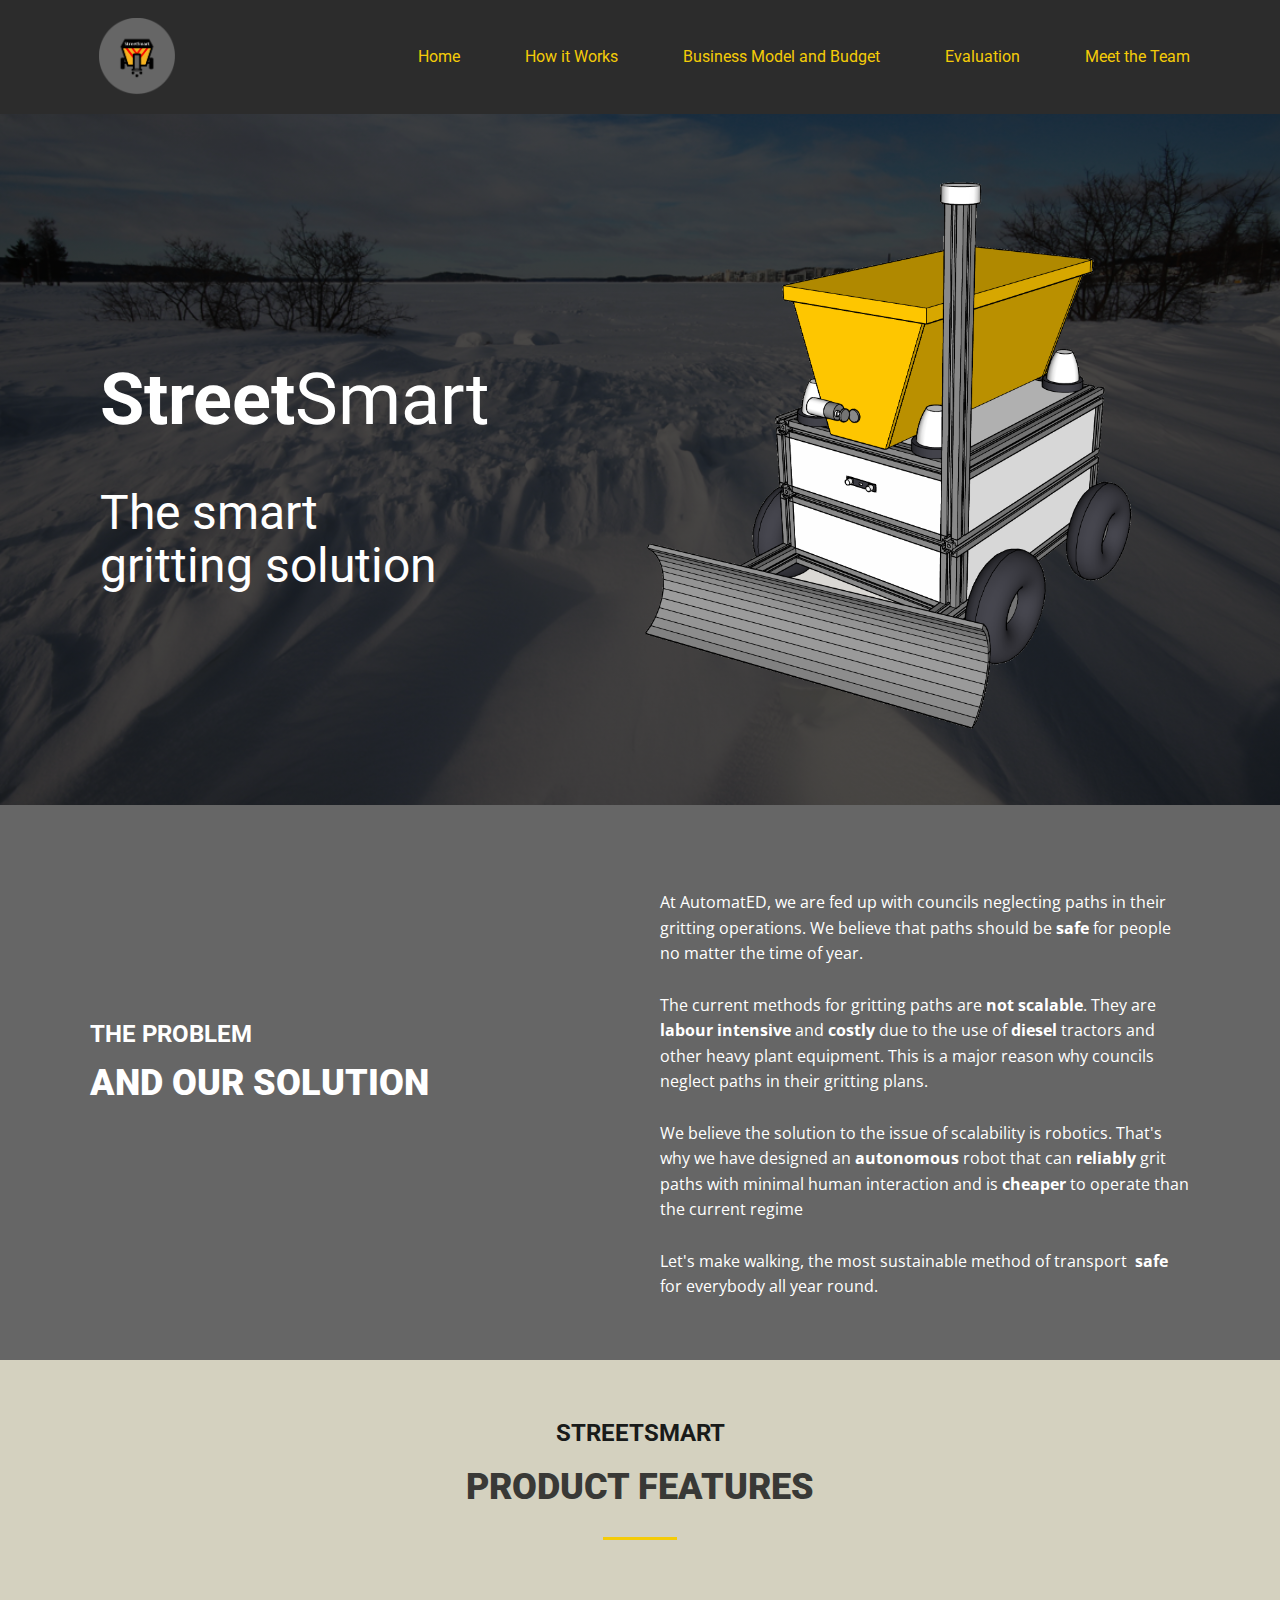
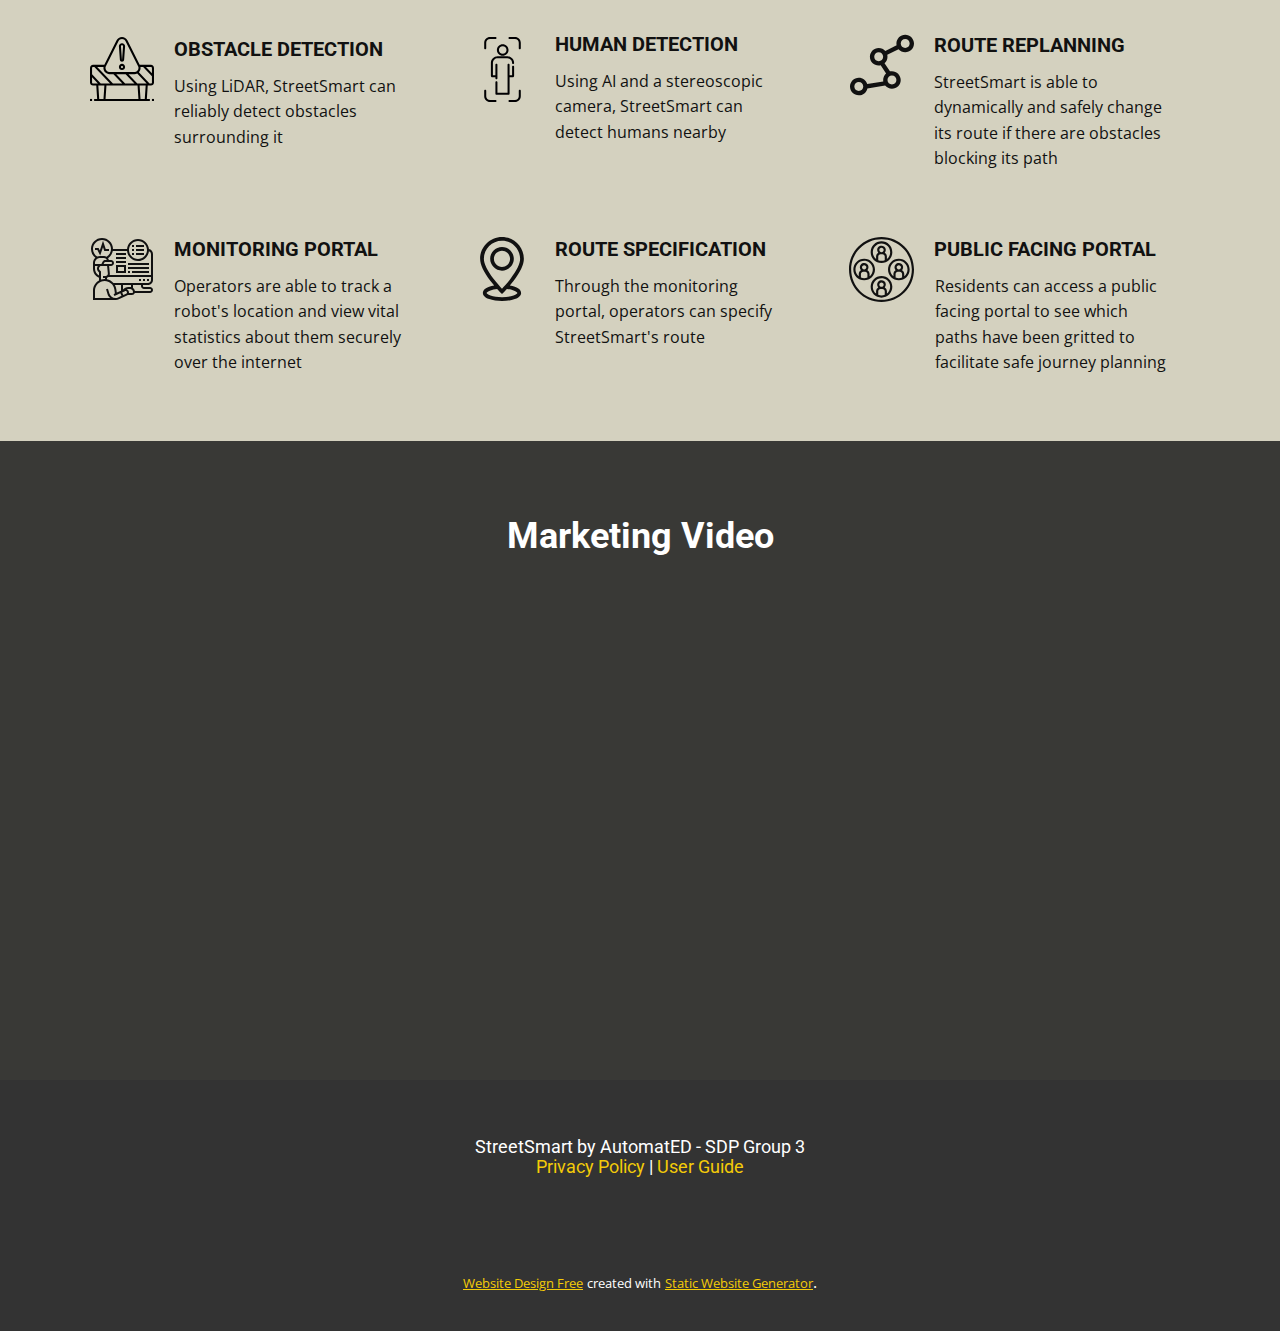
<file: Home.html>
<!DOCTYPE html>
<html style="font-size: 16px;">
  <head>
    <meta name="viewport" content="width=device-width, initial-scale=1.0">
    <meta charset="utf-8">
    <meta name="keywords" content="We are Builders, we will build your dream, ELVO CONSTRUCTION, OUR BEST SERVICES, RECENT PROJECTS, THE BEST WORLD TEAM, HOW IT’S WORKING, WHAT THEY SAY ABOUT US, LATEST NEWS, ELVO CONSTRUCTION">
    <meta name="description" content="">
    <meta name="page_type" content="np-template-header-footer-from-plugin">
    <title>Home</title>
    <link rel="stylesheet" href="nicepage.css" media="screen">
<link rel="stylesheet" href="Home.css" media="screen">
    <script class="u-script" type="text/javascript" src="jquery-1.9.1.min.js" defer=""></script>
    <script class="u-script" type="text/javascript" src="nicepage.js" defer=""></script>
    <link rel="icon" href="images/favicon.ico">
    <link id="u-theme-google-font" rel="stylesheet" href="https://fonts.googleapis.com/css?family=Roboto:100,100i,300,300i,400,400i,500,500i,700,700i,900,900i|Open+Sans:300,300i,400,400i,600,600i,700,700i,800,800i">
    
    
    
    
    
    <script type="application/ld+json">{
		"@context": "http://schema.org",
		"@type": "Organization",
		"name": "WebSite309906",
		"url": "index.html",
		"logo": "images/CopyoftransparentLogo.png"
}</script>
    <meta property="og:title" content="Home">
    <meta property="og:type" content="website">
    <meta name="theme-color" content="#f4cb08">
    <link rel="canonical" href="index.html">
    <meta property="og:url" content="index.html">
  </head>
  <body class="u-backlink-hidden u-body u-overlap u-overlap-contrast"><header class="u-clearfix u-header u-palette-2-base u-header" id="sec-28bf"><div class="u-clearfix u-sheet u-sheet-1">
        <nav class="u-align-left u-menu u-menu-dropdown u-nav-spacing-25 u-offcanvas u-menu-1">
          <div class="menu-collapse">
            <a class="u-button-style u-custom-color u-custom-text-active-color u-custom-text-color u-custom-text-hover-color u-nav-link" href="#" style="padding: 8px 0px;">
              <svg class="u-svg-link" preserveAspectRatio="xMidYMin slice" viewBox="0 0 302 302" style="undefined"><use xlink:href="#svg-7b92"></use></svg>
              <svg xmlns="http://www.w3.org/2000/svg" xmlns:xlink="http://www.w3.org/1999/xlink" version="1.1" id="svg-7b92" x="0px" y="0px" viewBox="0 0 302 302" style="enable-background:new 0 0 302 302;" xml:space="preserve" class="u-svg-content"><g><rect y="36" width="302" height="30"></rect><rect y="236" width="302" height="30"></rect><rect y="136" width="302" height="30"></rect>
</g><g></g><g></g><g></g><g></g><g></g><g></g><g></g><g></g><g></g><g></g><g></g><g></g><g></g><g></g><g></g></svg>
            </a>
          </div>
          <div class="u-custom-menu u-nav-container">
            <ul class="u-custom-font u-heading-font u-nav u-spacing-25 u-unstyled u-nav-1"><li class="u-nav-item"><a class="u-button-style u-nav-link u-text-active-palette-1-base u-text-hover-palette-1-base u-text-palette-1-base" href="Home.html" style="padding: 10px 20px;">Home</a>
</li><li class="u-nav-item"><a class="u-button-style u-nav-link u-text-active-palette-1-base u-text-hover-palette-1-base u-text-palette-1-base" href="How-it-Works.html" style="padding: 10px 20px;">How it Works</a>
</li><li class="u-nav-item"><a class="u-button-style u-nav-link u-text-active-palette-1-base u-text-hover-palette-1-base u-text-palette-1-base" href="Business-Model-and-Budget.html" style="padding: 10px 20px;">Business Model and Budget</a>
</li><li class="u-nav-item"><a class="u-button-style u-nav-link u-text-active-palette-1-base u-text-hover-palette-1-base u-text-palette-1-base" href="Evaluation.html" style="padding: 10px 20px;">Evaluation</a>
</li><li class="u-nav-item"><a class="u-button-style u-nav-link u-text-active-palette-1-base u-text-hover-palette-1-base u-text-palette-1-base" href="Meet-the-Team.html" style="padding: 10px 20px;">Meet the Team</a>
</li></ul>
          </div>
          <div class="u-custom-menu u-nav-container-collapse">
            <div class="u-align-center u-black u-container-style u-inner-container-layout u-opacity u-opacity-95 u-sidenav">
              <div class="u-sidenav-overflow">
                <div class="u-menu-close"></div>
                <ul class="u-align-center u-nav u-popupmenu-items u-unstyled u-nav-2"><li class="u-nav-item"><a class="u-button-style u-nav-link" href="Home.html">Home</a>
</li><li class="u-nav-item"><a class="u-button-style u-nav-link" href="How-it-Works.html">How it Works</a>
</li><li class="u-nav-item"><a class="u-button-style u-nav-link" href="Business-Model-and-Budget.html">Business Model and Budget</a>
</li><li class="u-nav-item"><a class="u-button-style u-nav-link" href="Evaluation.html">Evaluation</a>
</li><li class="u-nav-item"><a class="u-button-style u-nav-link" href="Meet-the-Team.html">Meet the Team</a>
</li></ul>
              </div>
            </div>
            <div class="u-black u-menu-overlay u-opacity u-opacity-70"></div>
          </div>
        </nav>
        <a href="#" class="u-image u-logo u-image-1" src="" data-image-width="2588" data-image-height="2620" title="Home">
          <img src="images/CopyoftransparentLogo.png" class="u-logo-image u-logo-image-1" data-image-width="77.1026">
        </a>
      </div></header> 
    <section class="u-clearfix u-image u-shading u-section-1" id="sec-cc32" data-image-width="150" data-image-height="100">
      <div class="u-clearfix u-sheet u-valign-bottom u-sheet-1">
        <div class="u-clearfix u-expanded-width u-layout-wrap u-layout-wrap-1">
          <div class="u-layout">
            <div class="u-layout-row">
              <div class="u-size-30">
                <div class="u-layout-col">
                  <div class="u-container-style u-layout-cell u-size-30 u-layout-cell-1">
                    <div class="u-container-layout u-container-layout-1">
                      <h1 class="u-text u-text-1">Street<span style="font-weight: 400;">Smart</span>
                      </h1>
                    </div>
                  </div>
                  <div class="u-container-style u-layout-cell u-size-30 u-layout-cell-2">
                    <div class="u-container-layout u-container-layout-2">
                      <h2 class="u-text u-text-2" spellcheck="false">The <span style="font-weight: 700;">
                          <span style="font-weight: 400;">smart</span>
                          <span style="font-weight: 400;">
                            <br>gritting solution
                          </span>
                        </span>
                        <br>
                      </h2>
                    </div>
                  </div>
                </div>
              </div>
              <div class="u-size-30">
                <div class="u-layout-col">
                  <div class="u-container-style u-layout-cell u-size-60 u-layout-cell-3">
                    <div class="u-container-layout u-container-layout-3">
                      <img src="images/front_view.png" alt="" class="u-image u-image-default u-image-1" data-image-width="1881" data-image-height="1732">
                    </div>
                  </div>
                </div>
              </div>
            </div>
          </div>
        </div>
      </div>
    </section>
    <section class="u-clearfix u-grey-60 u-section-2" id="sec-4b72">
      <div class="u-clearfix u-sheet u-sheet-1">
        <div class="u-clearfix u-expanded-width u-layout-wrap u-layout-wrap-1">
          <div class="u-layout">
            <div class="u-layout-row">
              <div class="u-container-style u-layout-cell u-left-cell u-similar-fill u-size-30 u-layout-cell-1">
                <div class="u-container-layout u-container-layout-1">
                  <h3 class="u-heading-font u-text u-text-custom-color-2 u-text-1">
                    <span class="u-text-white">THE PROBLEM</span>
                    <br>
                  </h3>
                  <h2 class="u-heading-font u-text u-text-custom-color-2 u-text-2" spellcheck="false">
                    <span class="u-text-white">AND OUR SOLUTION </span>
                    <br>
                  </h2>
                </div>
              </div>
              <div class="u-container-style u-layout-cell u-right-cell u-similar-fill u-size-30 u-layout-cell-2">
                <div class="u-container-layout u-container-layout-2">
                  <p class="u-text u-text-font u-text-3" spellcheck="false">At AutomatED, we are fed up with councils neglecting paths in their gritting operations. We believe that paths should be <span style="font-weight: 700;"> safe<span style="font-weight: 400;"> for people no matter the time of year. <br>
                        <br>The current methods for gritting paths are <span style="font-weight: 700;">not scalable</span>. They are <span style="font-weight: 700;">labour intensive </span>and <span style="font-weight: 700;">costly</span> due to the use of <span style="font-weight: 700;">diesel</span> tractors and other heavy plant equipment. This is a major reason why councils neglect paths in their gritting plans.<br>
                        <br>We believe the solution to the issue of scalability is robotics. That's why we have designed an <span style="font-weight: 700;">autonomous <span style="font-weight: 400;"> robot that can <span style="font-weight: 700;">reliably </span>
                          </span>
                        </span>grit paths with minimal human interaction and is <span style="font-weight: 700;"> cheaper<span style="font-weight: 400;"> to operate than the current regime<br>
                            <br>Let's make walking, the most sustainable method of transport&nbsp;<span style="font-weight: 700;"> safe<span style="font-weight: 400;"> for everybody all year round.&nbsp;</span>
                            </span>
                          </span>
                        </span>
                      </span>
                    </span>
                  </p>
                </div>
              </div>
            </div>
          </div>
        </div>
      </div>
    </section>
    <section class="u-clearfix u-custom-color-1 u-section-3" id="sec-e8bd">
      <div class="u-clearfix u-sheet u-sheet-1">
        <div class="u-align-center u-container-style u-group u-similar-fill u-group-1">
          <div class="u-container-layout u-valign-middle u-container-layout-1">
            <h3 class="u-heading-font u-text u-text-custom-color-2 u-text-1">STREETSMA<span style="font-size: 0.625rem;"></span>RT
            </h3>
            <h2 class="u-heading-font u-text u-text-custom-color-3 u-text-2" spellcheck="false">PRODUCT FEATURES<br>
            </h2>
            <div class="u-border-3 u-border-palette-1-base u-line u-line-horizontal u-line-1"></div>
          </div>
        </div>
        <div class="u-clearfix u-expanded-width u-layout-wrap u-layout-wrap-1">
          <div class="u-layout">
            <div class="u-layout-col">
              <div class="u-size-30 u-size-60-md">
                <div class="u-layout-row">
                  <div class="u-container-style u-layout-cell u-left-cell u-similar-fill u-size-20 u-size-20-md u-layout-cell-1">
                    <div class="u-container-layout">
                      <h3 class="u-heading-font u-text u-text-3">OBSTACLE DETECTION<br>
                      </h3><span class="u-icon u-icon-circle u-radius-10 u-text-black u-icon-1"><svg class="u-svg-link" preserveAspectRatio="xMidYMin slice" viewBox="0 0 496 496" style=""><use xlink:href="#svg-75c8"></use></svg><svg class="u-svg-content" viewBox="0 0 496 496" id="svg-75c8"><path d="m248 256c13.230469 0 24-10.769531 24-24s-10.769531-24-24-24-24 10.769531-24 24 10.769531 24 24 24zm0-32c4.40625 0 8 3.585938 8 8s-3.59375 8-8 8-8-3.585938-8-8 3.59375-8 8-8zm0 0"></path><path d="m231.449219 176.59375c.613281 8.636719 7.886719 15.40625 16.550781 15.40625s15.9375-6.769531 16.550781-15.40625l7.386719-103.457031c.046875-.5625.0625-1.128907.0625-1.6875 0-12.9375-10.519531-23.449219-23.449219-23.449219h-1.101562c-12.929688 0-23.449219 10.511719-23.449219 23.449219 0 .558593.015625 1.136719.054688 1.671875zm16-112.59375h1.101562c4.113281 0 7.449219 3.34375 7.433594 7.976562l-7.390625 103.480469c-.042969.605469-1.144531.605469-1.179688 0l-7.414062-104.007812c0-4.105469 3.335938-7.449219 7.449219-7.449219zm0 0"></path><path d="m472 216h-87.054688l-95.058593-190.113281c-7.984375-15.964844-24.039063-25.886719-41.886719-25.886719s-33.902344 9.921875-41.886719 25.886719l-95.058593 190.113281h-87.054688c-13.230469 0-24 10.769531-24 24v112c0 13.230469 10.769531 24 24 24h24.519531l6.9375 104h-23.457031v16h432v-16h-23.449219l6.9375-104h24.511719c13.230469 0 24-10.769531 24-24v-112c0-13.230469-10.769531-24-24-24zm8 24v40.398438l-46.097656-48.398438h38.097656c4.40625 0 8 3.585938 8 8zm-259.574219-206.953125c5.253907-10.519531 15.820313-17.046875 27.574219-17.046875s22.320312 6.527344 27.574219 17.046875l97.167969 194.328125c2.128906 4.257812 3.257812 9.03125 3.257812 13.792969 0 17-13.832031 30.832031-30.832031 30.832031h-194.335938c-17 0-30.832031-13.832031-30.832031-30.832031 0-4.761719 1.128906-9.527344 3.257812-13.792969zm146.429688 326.953125-68.574219-72h46.886719c7.480469 0 14.527343-1.808594 20.800781-4.9375l73.269531 76.9375zm1.664062 16 6.9375 104h-254.90625l6.9375-104zm-217.6875-88h30.886719l68.570312 72h-72.386718l-121.902344-128h48.984375c-.609375 3.023438-.984375 6.089844-.984375 9.167969 0 25.824219 21.007812 46.832031 46.832031 46.832031zm125.359375 0 68.578125 72h-72.386719l-68.566406-72zm-252.191406-56h9.902344l121.90625 128h-72.382813l-67.425781-70.800781v-49.199219c0-4.414062 3.59375-8 8-8zm-8 120v-39.601562l45.335938 47.601562h-37.335938c-4.40625 0-8-3.585938-8-8zm48.550781 24h46.90625l-6.9375 104h-33.039062zm359.96875 104h-33.03125l-6.9375-104h46.90625zm47.480469-120h-10.664062l-82.375-86.488281c8.054687-8.414063 13.039062-19.800781 13.039062-32.34375 0-3.078125-.375-6.144531-.976562-9.167969h20.792968l68.183594 71.601562v48.398438c0 4.414062-3.59375 8-8 8zm0 0"></path><path d="m480 480h16v16h-16zm0 0"></path><path d="m0 480h16v16h-16zm0 0"></path></svg></span>
                      <p class="u-text u-text-font u-text-4">Using LiDAR, StreetSmart can reliably detect obstacles surrounding it<br>
                      </p>
                    </div>
                  </div>
                  <div class="u-container-style u-layout-cell u-similar-fill u-size-20 u-size-20-md u-layout-cell-2">
                    <div class="u-container-layout"><span class="u-icon u-icon-circle u-radius-10 u-icon-2"><svg class="u-svg-link" preserveAspectRatio="xMidYMin slice" viewBox="0 0 512 512" style=""><use xlink:href="#svg-d3a9"></use></svg><svg class="u-svg-content" viewBox="0 0 512 512" x="0px" y="0px" id="svg-d3a9" style="enable-background:new 0 0 512 512;"><g><g><path d="M354.335,0h-43.199c-4.405,0-7.975,3.571-7.975,7.975c0,4.404,3.57,7.975,7.975,7.975h43.199    c16.441,0,29.817,13.376,29.817,29.817v43.199c0,4.404,3.57,7.975,7.975,7.975c4.405,0,7.975-3.571,7.975-7.975V45.767    C400.103,20.531,379.571,0,354.335,0z"></path>
</g>
</g><g><g><path d="M200.863,0h-43.199c-25.236,0-45.767,20.531-45.767,45.767v43.199c-0.001,4.405,3.569,7.975,7.974,7.975    c4.405,0,7.975-3.571,7.975-7.975V45.767c0-16.441,13.376-29.817,29.817-29.817h43.199c4.405,0,7.975-3.571,7.975-7.975    C208.837,3.571,205.268,0,200.863,0z"></path>
</g>
</g><g><g><path d="M392.127,415.059c-4.405,0-7.975,3.571-7.975,7.975v43.199c0,16.441-13.376,29.817-29.817,29.817h-43.199    c-4.405,0-7.975,3.571-7.975,7.975s3.57,7.975,7.975,7.975h43.199c25.236,0,45.767-20.531,45.767-45.767v-43.199    C400.103,418.629,396.533,415.059,392.127,415.059z"></path>
</g>
</g><g><g><path d="M200.863,496.05h-43.199c-16.441,0-29.817-13.376-29.817-29.817v-43.199c0-4.404-3.57-7.975-7.975-7.975    c-4.405,0-7.975,3.571-7.975,7.975v43.199c0,25.236,20.532,45.767,45.767,45.767h43.199c4.405,0,7.975-3.571,7.975-7.975    C208.838,499.62,205.268,496.05,200.863,496.05z"></path>
</g>
</g><g><g><path d="M341.119,179.914c-1.531-2.834-3.333-5.548-5.36-8.068c-4.115-5.114-9.074-9.379-14.737-12.674    c-8.083-4.705-17.323-7.191-26.721-7.191h-76.604c-29.327,0-53.187,23.859-53.187,53.186v99.445    c0,7.193,5.853,13.045,13.046,13.045h22.626v7.596c0,4.404,3.57,7.975,7.975,7.975c4.405,0,7.975-3.571,7.975-7.975v-15.571    c0-0.482-0.05-0.952-0.132-1.41v-90.254c0-4.404-3.57-7.975-7.975-7.975c-4.405,0-7.975,3.571-7.975,7.975v83.689h-19.59v-96.54    c0-20.532,16.704-37.236,37.237-37.236h76.604c6.583,0,13.048,1.738,18.698,5.026c3.97,2.31,7.447,5.301,10.332,8.888    c1.421,1.765,2.683,3.666,3.756,5.651c2.912,5.388,4.451,11.499,4.451,17.671c0,4.404,3.57,7.975,7.975,7.975    c4.405,0,7.975-3.571,7.975-7.975C347.488,196.356,345.286,187.623,341.119,179.914z"></path>
</g>
</g><g><g><path d="M339.514,226.769c-4.405,0-7.975,3.571-7.975,7.975v66.964h-19.852v-83.689c0-4.404-3.57-7.975-7.975-7.975    c-4.405,0-7.975,3.571-7.975,7.975v91.664c0,0.477,0.049,0.942,0.13,1.396v128.258h-79.734v-82.802    c0-4.405-3.57-7.975-7.975-7.975c-4.405,0-7.975,3.571-7.975,7.975v90.777c0,4.404,3.57,7.975,7.975,7.975h95.684    c4.405,0,7.975-3.571,7.975-7.975V317.658h22.626c7.193,0,13.046-5.852,13.046-13.045v-69.869    C347.488,230.34,343.918,226.769,339.514,226.769z"></path>
</g>
</g><g><g><path d="M257.709,56.712c-25.268,0-45.824,20.557-45.824,45.825s20.556,45.825,45.824,45.825    c25.268,0,45.825-20.557,45.825-45.825S282.977,56.712,257.709,56.712z M257.709,132.412c-16.472,0-29.874-13.402-29.874-29.875    c0-16.473,13.402-29.874,29.874-29.874c16.473,0,29.874,13.401,29.874,29.874C287.582,119.01,274.181,132.412,257.709,132.412z"></path>
</g>
</g></svg></span>
                      <h3 class="u-heading-font u-text u-text-5">HUMAN DETECTION<br>
                      </h3>
                      <p class="u-text u-text-font u-text-6">Using AI and a stereoscopic camera, StreetSmart can detect humans nearby<br>
                      </p>
                    </div>
                  </div>
                  <div class="u-container-style u-layout-cell u-right-cell u-similar-fill u-size-20 u-size-20-md u-layout-cell-3">
                    <div class="u-container-layout">
                      <h3 class="u-heading-font u-text u-text-7">ROUTE REPLANNING<br>
                      </h3><span class="u-icon u-icon-circle u-radius-10 u-icon-3"><svg class="u-svg-link" preserveAspectRatio="xMidYMin slice" viewBox="0 0 297 297" style=""><use xlink:href="#svg-1fe2"></use></svg><svg class="u-svg-content" viewBox="0 0 297 297" x="0px" y="0px" id="svg-1fe2" style="enable-background:new 0 0 297 297;"><path d="M256.195,7.594c-22.498,0-40.802,18.314-40.802,40.826c0,2.994,0.333,5.912,0.947,8.725l-52.365,26.201  c-7.488-8.664-18.541-14.164-30.861-14.164c-22.499,0-40.803,18.314-40.803,40.826s18.304,40.826,40.803,40.826  c3.197,0,6.306-0.382,9.293-1.081l25.062,37.622c-8.351,7.481-13.618,18.34-13.618,30.411c0,2.318,0.205,4.589,0.577,6.802  l-74.499,12.425c-4.998-16.894-20.641-29.259-39.125-29.259C18.305,207.754,0,226.067,0,248.578  c0,22.514,18.305,40.828,40.804,40.828c19.531,0,35.893-13.805,39.872-32.174l82.316-13.73c7.487,9.211,18.897,15.109,31.661,15.109  c22.501,0,40.807-18.314,40.807-40.825c0-22.511-18.306-40.825-40.807-40.825c-3.197,0-6.305,0.383-9.291,1.081L160.3,140.419  c8.351-7.481,13.617-18.34,13.617-30.411c0-2.994-0.333-5.911-0.947-8.723l52.366-26.202c7.487,8.665,18.54,14.165,30.859,14.165  c22.5,0,40.805-18.315,40.805-40.828C297,25.908,278.695,7.594,256.195,7.594z M40.804,269.34c-11.435,0-20.737-9.313-20.737-20.762  c0-11.446,9.303-20.759,20.737-20.759s20.736,9.313,20.736,20.759C61.54,260.026,52.238,269.34,40.804,269.34z M215.394,217.786  c0,11.447-9.304,20.759-20.74,20.759c-11.435,0-20.736-9.311-20.736-20.759c0-11.446,9.302-20.759,20.736-20.759  C206.09,197.027,215.394,206.34,215.394,217.786z M112.378,110.008c0-11.447,9.302-20.76,20.736-20.76  c11.434,0,20.736,9.313,20.736,20.76s-9.302,20.76-20.736,20.76C121.68,130.768,112.378,121.455,112.378,110.008z M256.195,69.182  c-11.434,0-20.735-9.314-20.735-20.762c0-11.447,9.302-20.76,20.735-20.76c11.436,0,20.738,9.312,20.738,20.76  C276.934,59.867,267.631,69.182,256.195,69.182z"></path></svg></span>
                      <p class="u-text u-text-font u-text-8">StreetSmart is able to dynamically and safely change its route if there are obstacles blocking its path<br>
                      </p>
                    </div>
                  </div>
                </div>
              </div>
              <div class="u-size-30 u-size-60-md">
                <div class="u-layout-row">
                  <div class="u-container-style u-layout-cell u-left-cell u-similar-fill u-size-20 u-size-20-md u-layout-cell-4">
                    <div class="u-container-layout">
                      <h3 class="u-heading-font u-text u-text-9">MONITORING PORTAL<br>
                      </h3><span class="u-icon u-icon-circle u-radius-10 u-icon-4"><svg class="u-svg-link" preserveAspectRatio="xMidYMin slice" viewBox="0 0 64 64" style=""><use xlink:href="#svg-d28c"></use></svg><svg class="u-svg-content" viewBox="0 0 64 64" id="svg-d28c"><g><path d="m13 10.162 1.279 3.838h4.721v-2h-3.279l-2.721-8.162-3.186 9.556-1.196-2.394h-3.618v2h2.382l2.804 5.606z"></path><path d="m58 48c2.757 0 5-2.243 5-5v-26c0-2.43-1.744-4.456-4.046-4.904-.462-5.643-5.194-10.096-10.954-10.096-5.728 0-10.442 4.402-10.949 10h-14.051c0-6.065-4.935-11-11-11s-11 4.935-11 11c0 3.468 1.642 6.707 4.364 8.77-1.446 1.283-2.364 3.149-2.364 5.23v1.999 1 2.676c0 3.969 2.383 7.503 6 9.014v2.808c-3.575 2.007-6 5.831-6 10.214v9.289h22.856v-.023c1.037-.054 2.044-.288 2.994-.72l8.136-3.698c.317-.144.603-.334.856-.559h4.158c1.302 0 2.402-.839 2.816-2h15.184c1.654 0 3-1.346 3-3s-1.346-3-3-3h-6c-.552 0-1-.448-1-1v-1zm0-2h-34.512c-1.677-1.9-3.945-3.252-6.488-3.765v-1.47c.499-.167.959-.425 1.364-.765h42.636v3c0 1.654-1.346 3-3 3zm-18 4h-1.764c-2.049 0-3.998.95-5.236 2.476v-4.476h8v2.101c-.323-.066-.658-.101-1-.101zm-13.186 5.623-.51-3.568c-.209-1.46-.69-2.826-1.383-4.055h6.079v5.72zm-13.196-28.624.724-1.447c.17-.341.513-.553.895-.553h5.763c.552 0 1 .449 1 1s-.448 1-1 1zm34.382-22.999c4.963 0 9 4.038 9 9s-4.037 9-9 9-9-4.038-9-9 4.037-9 9-9zm-10.949 10c.507 5.598 5.221 10 10.949 10 5.672 0 10.353-4.316 10.937-9.835 1.194.396 2.063 1.51 2.063 2.835v21h-41.324c.152-.513.224-1.053.168-1.602l-.74-7.399h1.896c1.654 0 3-1.346 3-3s-1.346-3-3-3h-2.101c-.139-.68-.43-1.301-.815-1.851 2.495-1.656 4.176-4.228 4.712-7.148zm-34.051-2c0-4.962 4.037-9 9-9s9 4.038 9 9c0 3.207-1.689 6.106-4.422 7.726-.754-.457-1.633-.726-2.577-.726h-4.001c-.997 0-1.944.213-2.803.59-2.593-1.645-4.197-4.5-4.197-7.59zm2 14c0-2.757 2.243-5 5-5h4.001c1.304 0 2.415.835 2.827 1.999h-1.592c-1.144 0-2.172.635-2.684 1.658l-1.171 2.342h-6.381zm0 5.675v-2.676h2.741c-.479.74-.741 1.599-.741 2.501 0 1.216.493 2.407 1.354 3.268l.646.646v3.043c-2.434-1.353-4-3.921-4-6.782zm4.768 1.679c-.488-.488-.768-1.164-.768-1.854 0-.7.272-1.358.768-1.854l.647-.647h6.68l.76 7.6c.066.653-.163 1.296-.629 1.762-.406.406-.97.64-1.545.64h-2.681v2h2v1.013c-.097-.003-.192-.014-.289-.014-1.298 0-2.543.221-3.711.613v-8.027zm18.254 27.083c-.821.374-1.696.563-2.6.563-2.798 0-5.218-1.801-6.021-4.48l-1.442-4.807-1.916.574 1.442 4.807c.472 1.575 1.384 2.9 2.559 3.906h-15.044v-7.289c0-5.355 4.356-9.711 9.711-9.711 4.801 0 8.934 3.584 9.612 8.338l.593 4.147-1.33.605.828 1.82 5.921-2.692 1.171 2.634zm8.137-3.699-2.831 1.287-1.171-2.635 2.778-1.263c.184-.083.388-.127.631-.127.79 0 1.434.644 1.434 1.434 0 .56-.33 1.072-.841 1.304zm5.841-.738h-3.052c.032-.186.052-.374.052-.566 0-1.457-.915-2.696-2.216-3.194.466-.151.953-.24 1.452-.24h1.764c1.654 0 3 1.346 3 3 0 .552-.448 1-1 1zm12-4h6c.552 0 1 .448 1 1s-.448 1-1 1h-15.101c-.247-1.213-.946-2.253-1.899-2.974v-3.026h8v1c0 1.654 1.346 3 3 3z"></path><path d="m57 42h2v2h-2z"></path><path d="m49 42h2v2h-2z"></path><path d="m53 42h2v2h-2z"></path><path d="m42 8h2v2h-2z"></path><path d="m46 8h8v2h-8z"></path><path d="m42 12h2v2h-2z"></path><path d="m46 12h8v2h-8z"></path><path d="m42 16h2v2h-2z"></path><path d="m46 16h8v2h-8z"></path><path d="m36 28h-10v8h10zm-2 6h-6v-4h6z"></path><path d="m26 24h10v2h-10z"></path><path d="m26 20h10v2h-10z"></path><path d="m26 16h10v2h-10z"></path><path d="m38 34h2v2h-2z"></path><path d="m42 34h17v2h-17z"></path><path d="m38 30h21v2h-21z"></path><path d="m38 26h21v2h-21z"></path>
</g></svg></span>
                      <p class="u-text u-text-font u-text-10">Operators are able to track a robot's location and view vital statistics about them securely over the internet<br>
                      </p>
                    </div>
                  </div>
                  <div class="u-container-style u-layout-cell u-similar-fill u-size-20 u-size-20-md u-layout-cell-5">
                    <div class="u-container-layout">
                      <h3 class="u-heading-font u-text u-text-11">ROUTE SPECIFICATION<br>
                      </h3><span class="u-icon u-icon-circle u-radius-10 u-icon-5"><svg class="u-svg-link" preserveAspectRatio="xMidYMin slice" viewBox="0 0 512 512" style=""><use xlink:href="#svg-056f"></use></svg><svg class="u-svg-content" viewBox="0 0 512 512" x="0px" y="0px" id="svg-056f" style="enable-background:new 0 0 512 512;"><g><path d="M358.532,398.769c-11.863-4.239-25.362-7.648-39.943-10.168c9.344-10.971,19.299-23.135,29.294-36.13   c55.144-71.695,83.104-131.409,83.104-177.484C430.986,78.499,352.488,0,256,0C159.512,0,81.014,78.499,81.014,174.986   c0,46.336,27.962,106.131,83.11,177.725c9.949,12.916,19.857,25.003,29.164,35.909c-14.534,2.518-27.99,5.921-39.82,10.148   c-41.6,14.866-50.332,34.832-50.332,48.963s8.732,34.097,50.332,48.963C181.085,506.564,217.499,512,256,512   s74.915-5.436,102.533-15.306c41.599-14.866,50.331-34.832,50.331-48.963S400.132,413.635,358.532,398.769z M111.014,174.986   C111.014,95.041,176.054,30,256,30c79.945,0,144.986,65.041,144.986,144.986c0,38.691-26.511,93.643-76.666,158.911   c-26.837,34.925-53.966,64.237-68.341,79.186c-14.326-14.846-41.3-43.901-68.089-78.679   C137.597,269.113,111.014,213.987,111.014,174.986z M348.437,468.444C323.977,477.186,291.148,482,256,482   s-67.976-4.814-92.437-13.556c-22.167-7.922-30.427-16.909-30.427-20.713s8.261-12.791,30.427-20.712   c15.118-5.402,33.443-9.293,53.527-11.484c16.299,17.791,27.57,28.819,28.441,29.668l10.49,10.224l10.469-10.244   c0.87-0.851,12.094-11.878,28.336-29.652c20.117,2.188,38.473,6.078,53.612,11.488c22.166,7.921,30.427,16.908,30.427,20.712   S370.604,460.522,348.437,468.444z"></path><path d="M350.631,174.986c0-52.18-42.451-94.631-94.631-94.631c-52.179,0-94.63,42.451-94.63,94.631s42.451,94.631,94.63,94.631   C308.18,269.617,350.631,227.166,350.631,174.986z M191.37,174.986c0-35.638,28.993-64.631,64.63-64.631   c35.638,0,64.631,28.993,64.631,64.631S291.638,239.617,256,239.617C220.363,239.617,191.37,210.624,191.37,174.986z"></path>
</g></svg></span>
                      <p class="u-text u-text-font u-text-12">Through the monitoring portal, operators can specify StreetSmart's route<br>
                      </p>
                    </div>
                  </div>
                  <div class="u-container-style u-layout-cell u-right-cell u-similar-fill u-size-20 u-size-20-md u-layout-cell-6">
                    <div class="u-container-layout">
                      <h3 class="u-heading-font u-text u-text-13">PUBLIC FACING PORTAL<br>
                      </h3><span class="u-icon u-icon-circle u-radius-10 u-icon-6"><svg class="u-svg-link" preserveAspectRatio="xMidYMin slice" viewBox="0 0 480 480" style=""><use xlink:href="#svg-8bd6"></use></svg><svg class="u-svg-content" viewBox="0 0 480 480" x="0px" y="0px" id="svg-8bd6" style="enable-background:new 0 0 480 480;"><g><g><path d="M240,0C107.452,0,0,107.452,0,240s107.452,240,240,240s240-107.452,240-240C479.85,107.514,372.486,0.15,240,0z M240,464    C116.288,464,16,363.712,16,240S116.288,16,240,16s224,100.288,224,224C463.861,363.654,363.654,463.861,240,464z"></path>
</g>
</g><g><g><path d="M240,32c-44.183,0-80,35.817-80,80c0.051,44.162,35.838,79.949,80,80c44.183,0,80-35.817,80-80S284.183,32,240,32z     M264,171.288c-15.383,6.283-32.617,6.283-48,0v-26.472c0.008-9.282,7.53-16.806,16.813-16.816h14.375    c9.282,0.01,16.804,7.534,16.812,16.816V171.288z M224,96c0-8.837,7.163-16,16-16s16,7.163,16,16s-7.163,16-16,16    C231.168,111.99,224.01,104.832,224,96z M280,161.88v-17.064c-0.032-11.472-6.069-22.089-15.911-27.982    c11.634-13.304,10.28-33.521-3.024-45.155c-13.304-11.634-33.521-10.28-45.155,3.024c-10.549,12.063-10.549,30.068,0,42.131    c-9.842,5.893-15.879,16.511-15.911,27.982v17.064c-27.578-22.062-32.049-62.303-9.987-89.88C202.16,56.816,220.555,47.984,240,48    c35.317-0.03,63.97,28.576,64,63.892C304.016,131.337,295.184,149.733,280,161.88z"></path>
</g>
</g><g><g><path d="M240,288c-44.183,0-80,35.817-80,80c0,44.183,35.817,80,80,80s80-35.817,80-80C319.949,323.838,284.162,288.051,240,288z     M264,427.288c-15.383,6.283-32.617,6.283-48,0v-26.472c0.008-9.282,7.53-16.806,16.813-16.816h14.375    c9.283,0.01,16.804,7.534,16.812,16.816V427.288z M224,352c0-8.837,7.163-16,16-16s16,7.163,16,16s-7.163,16-16,16    C231.168,367.99,224.01,360.832,224,352z M289.96,407.92c-2.943,3.676-6.284,7.017-9.96,9.96v-17.064    c-0.032-11.472-6.069-22.089-15.911-27.982c11.634-13.304,10.28-33.521-3.024-45.155c-13.304-11.634-33.521-10.28-45.155,3.024    c-10.549,12.063-10.549,30.068,0,42.131c-9.842,5.893-15.879,16.511-15.911,27.982v17.064    c-27.592-22.091-32.051-62.368-9.96-89.96c22.091-27.592,62.368-32.051,89.96-9.96C307.592,340.052,312.051,380.328,289.96,407.92    z"></path>
</g>
</g><g><g><path d="M368,160c-44.162,0.051-79.949,35.838-80,80c0,44.183,35.817,80,80,80c44.183,0,80-35.817,80-80    C448,195.817,412.183,160,368,160z M392,299.288c-15.383,6.283-32.617,6.283-48,0v-26.472c0.008-9.282,7.53-16.806,16.813-16.816    h14.375c9.283,0.01,16.804,7.534,16.813,16.816V299.288z M352,224c0-8.837,7.163-16,16-16s16,7.163,16,16s-7.163,16-16,16    C359.168,239.99,352.01,232.832,352,224z M408,289.88v-17.064c-0.032-11.472-6.069-22.089-15.911-27.982    c11.634-13.304,10.28-33.521-3.024-45.155c-13.304-11.634-33.521-10.28-45.155,3.024c-10.549,12.063-10.549,30.068,0,42.131    c-9.842,5.893-15.879,16.511-15.911,27.982v17.064c-27.562-22.106-31.986-62.37-9.88-89.932    c22.106-27.562,62.37-31.986,89.932-9.88C423.198,202.216,432.008,220.584,432,240C431.994,259.41,423.163,277.763,408,289.88z"></path>
</g>
</g><g><g><path d="M112,160c-44.183,0-80,35.817-80,80c0,44.183,35.817,80,80,80c44.162-0.051,79.949-35.838,80-80    C192,195.817,156.183,160,112,160z M136,299.288c-15.383,6.283-32.617,6.283-48,0v-26.472c0.008-9.282,7.53-16.806,16.813-16.816    h14.375c9.283,0.01,16.804,7.534,16.813,16.816V299.288z M96,224c0-8.837,7.163-16,16-16s16,7.163,16,16s-7.163,16-16,16    C103.168,239.99,96.01,232.832,96,224z M161.96,279.92c-2.943,3.676-6.284,7.017-9.96,9.96v-17.064    c-0.032-11.472-6.069-22.089-15.911-27.982c11.634-13.304,10.28-33.521-3.024-45.155c-13.304-11.634-33.521-10.28-45.155,3.024    c-10.549,12.063-10.549,30.068,0,42.131c-9.842,5.893-15.879,16.511-15.911,27.982v17.064    c-27.592-22.091-32.051-62.368-9.96-89.96c22.091-27.592,62.368-32.051,89.96-9.96C179.592,212.052,184.051,252.328,161.96,279.92    z"></path>
</g>
</g></svg></span>
                      <p class="u-text u-text-font u-text-14">Residents can access a public facing portal to see which paths have been gritted to facilitate safe journey planning<br>
                      </p>
                    </div>
                  </div>
                </div>
              </div>
            </div>
          </div>
        </div>
      </div>
    </section>
    <section class="u-align-center u-clearfix u-custom-color-3 u-section-4" id="sec-8b89">
      <div class="u-clearfix u-sheet u-sheet-1">
        <h2 class="u-text u-text-1">
          <span style="font-weight: 700;">Marketing Video</span>
          <br>
        </h2>
        <div class="u-expanded-width-sm u-expanded-width-xs u-video u-video-1">
          <div class="embed-responsive embed-responsive-1">
            <iframe style="position: absolute;top: 0;left: 0;width: 100%;height: 100%;" class="embed-responsive-item" src="https://www.youtube.com/embed/sgEQCgIqAR0?mute=0&amp;showinfo=0&amp;controls=0&amp;start=0" allowfullscreen="" frameborder="0"></iframe>
          </div>
        </div>
      </div>
    </section>
    <style class="u-overlap-style">.u-overlap:not(.u-sticky-scroll) .u-header {
background-color: #2c2c2c !important
}</style>
    
    
    <footer class="u-clearfix u-footer u-grey-dark-2 u-typography-Normal--Footer" id="sec-d905"><div class="u-clearfix u-sheet u-valign-middle u-sheet-1">
        <h2 class="u-align-center u-text u-text-1">StreetSmart by AutomatED - SDP Group 3<br>
          <a href="https://drive.google.com/file/d/1Pb9NZKurNWVEUB2SaCp1x-qHrvRrDFLw/view?usp=sharing" class="u-active-none u-border-none u-btn u-button-link u-button-style u-hover-none u-none u-text-palette-1-base u-btn-1">Privacy Policy</a> | <a href="https://drive.google.com/file/d/1oOvN7OnyiCyXoQELXIPgxOhL-L7nHfG_/view?usp=sharing" class="u-active-none u-border-none u-btn u-button-link u-button-style u-hover-none u-none u-text-palette-1-base u-btn-2">User Guide</a>
          <br>
        </h2>
      </div></footer>
    <section class="u-backlink u-clearfix u-grey-80">
      <a class="u-link" href="https://nicepage.com/website-design" target="_blank">
        <span>Website Design Free</span>
      </a>
      <p class="u-text">
        <span>created with</span>
      </p>
      <a class="u-link" href="https://nicepage.com/static-site-generator" target="_blank">
        <span>Static Website Generator</span>
      </a>. 
    </section>
  </body>
</html>
</file>
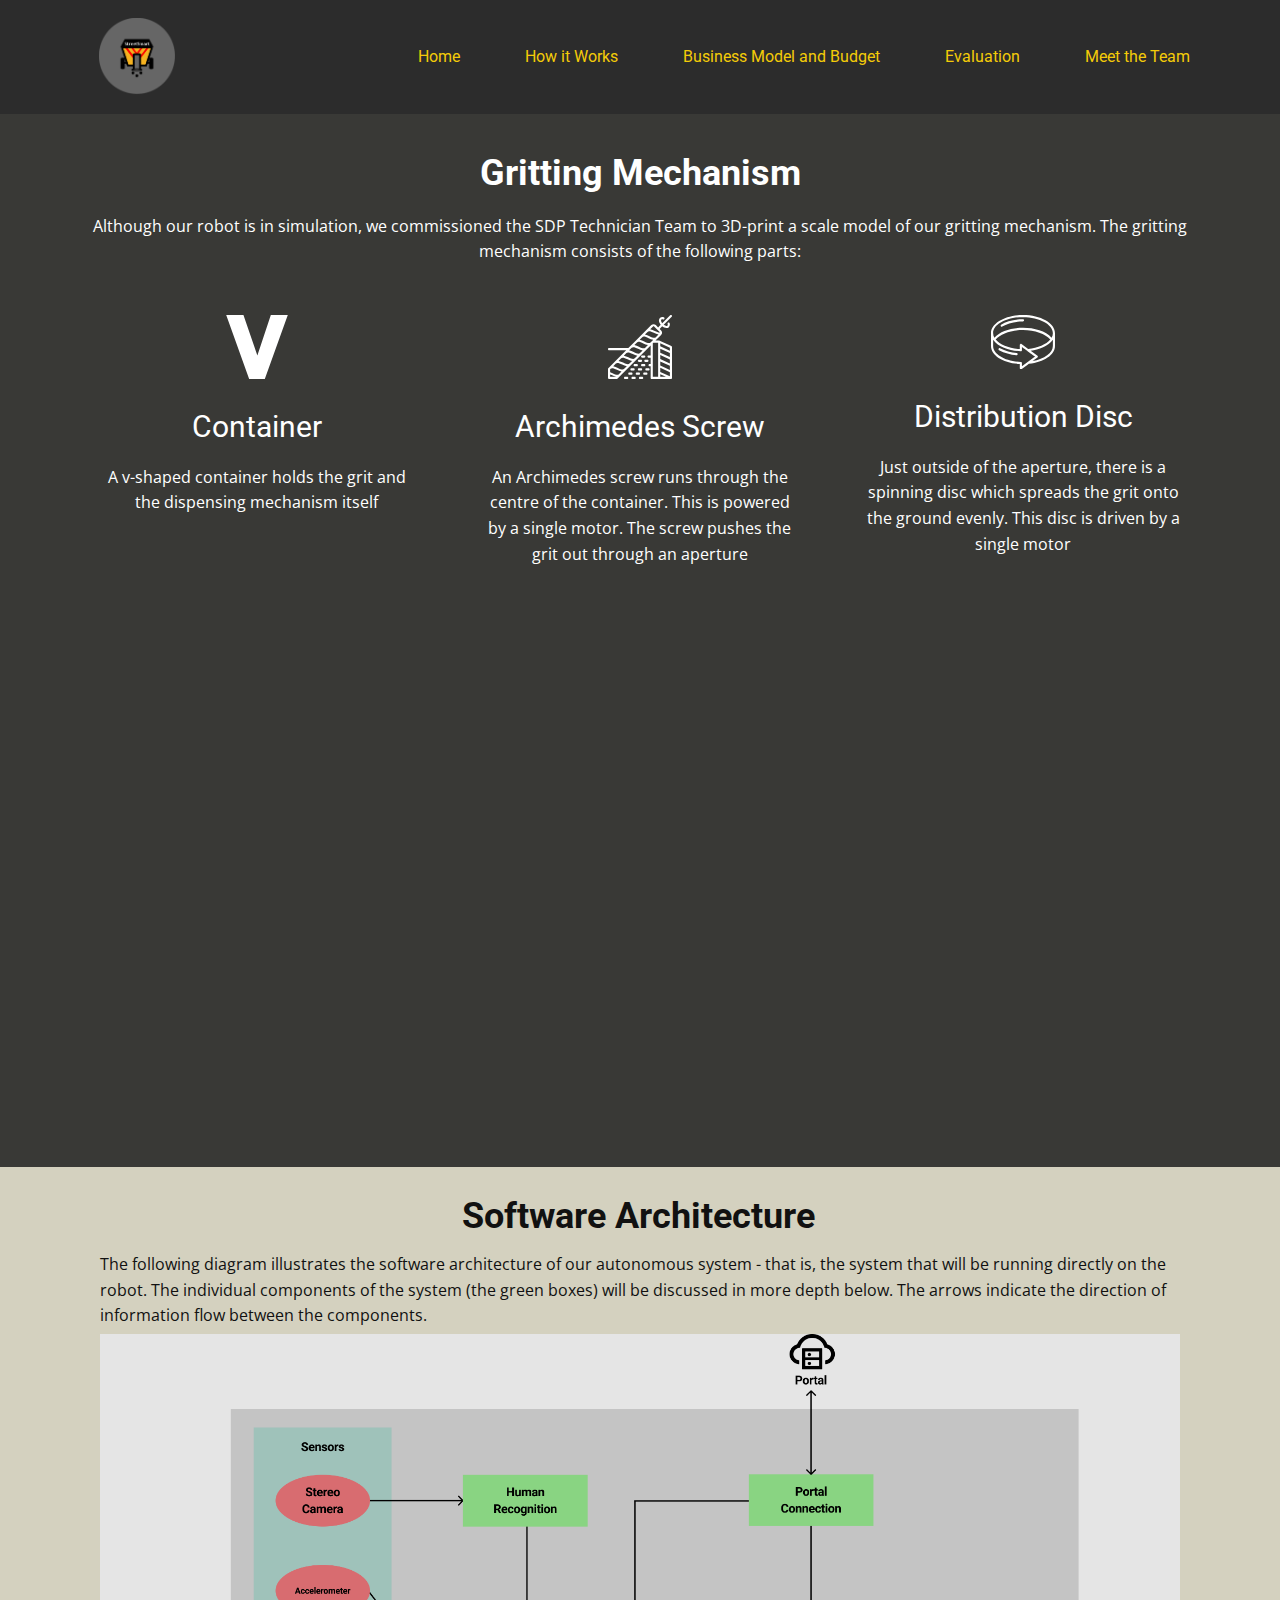
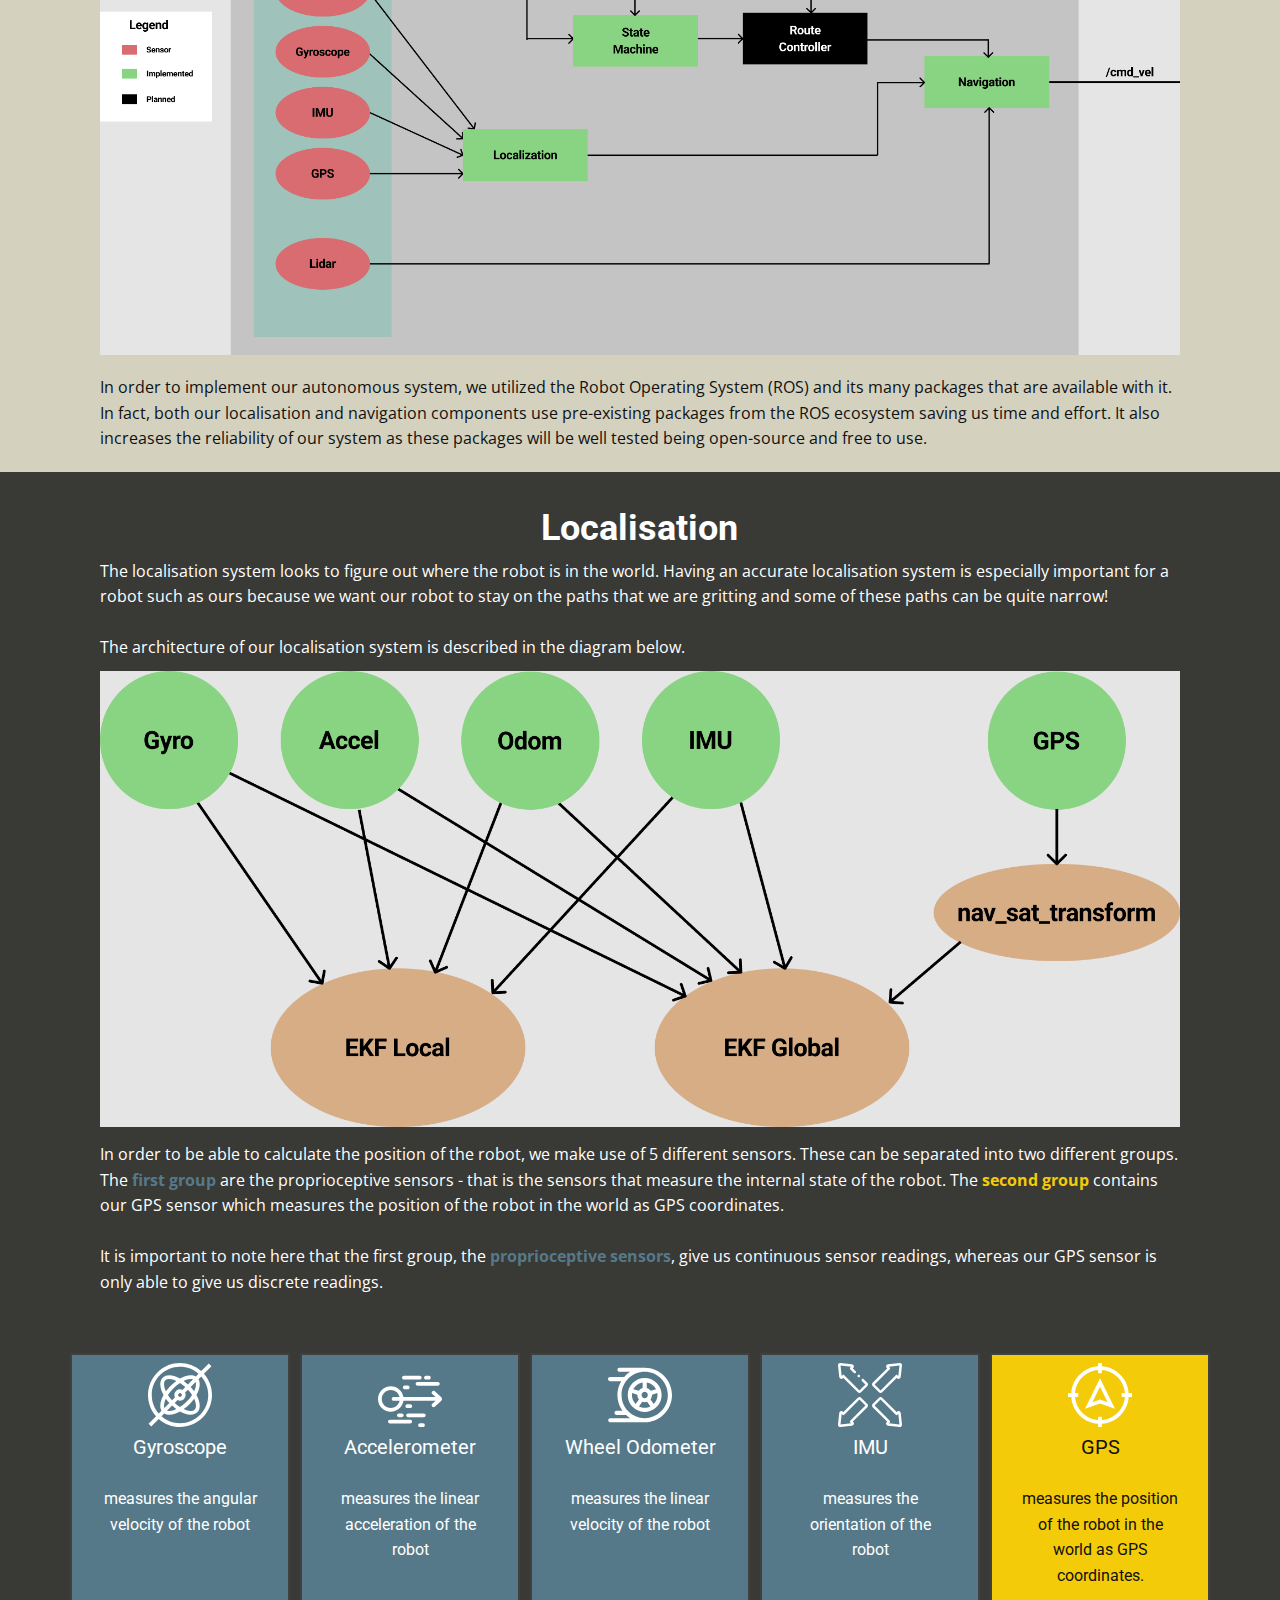
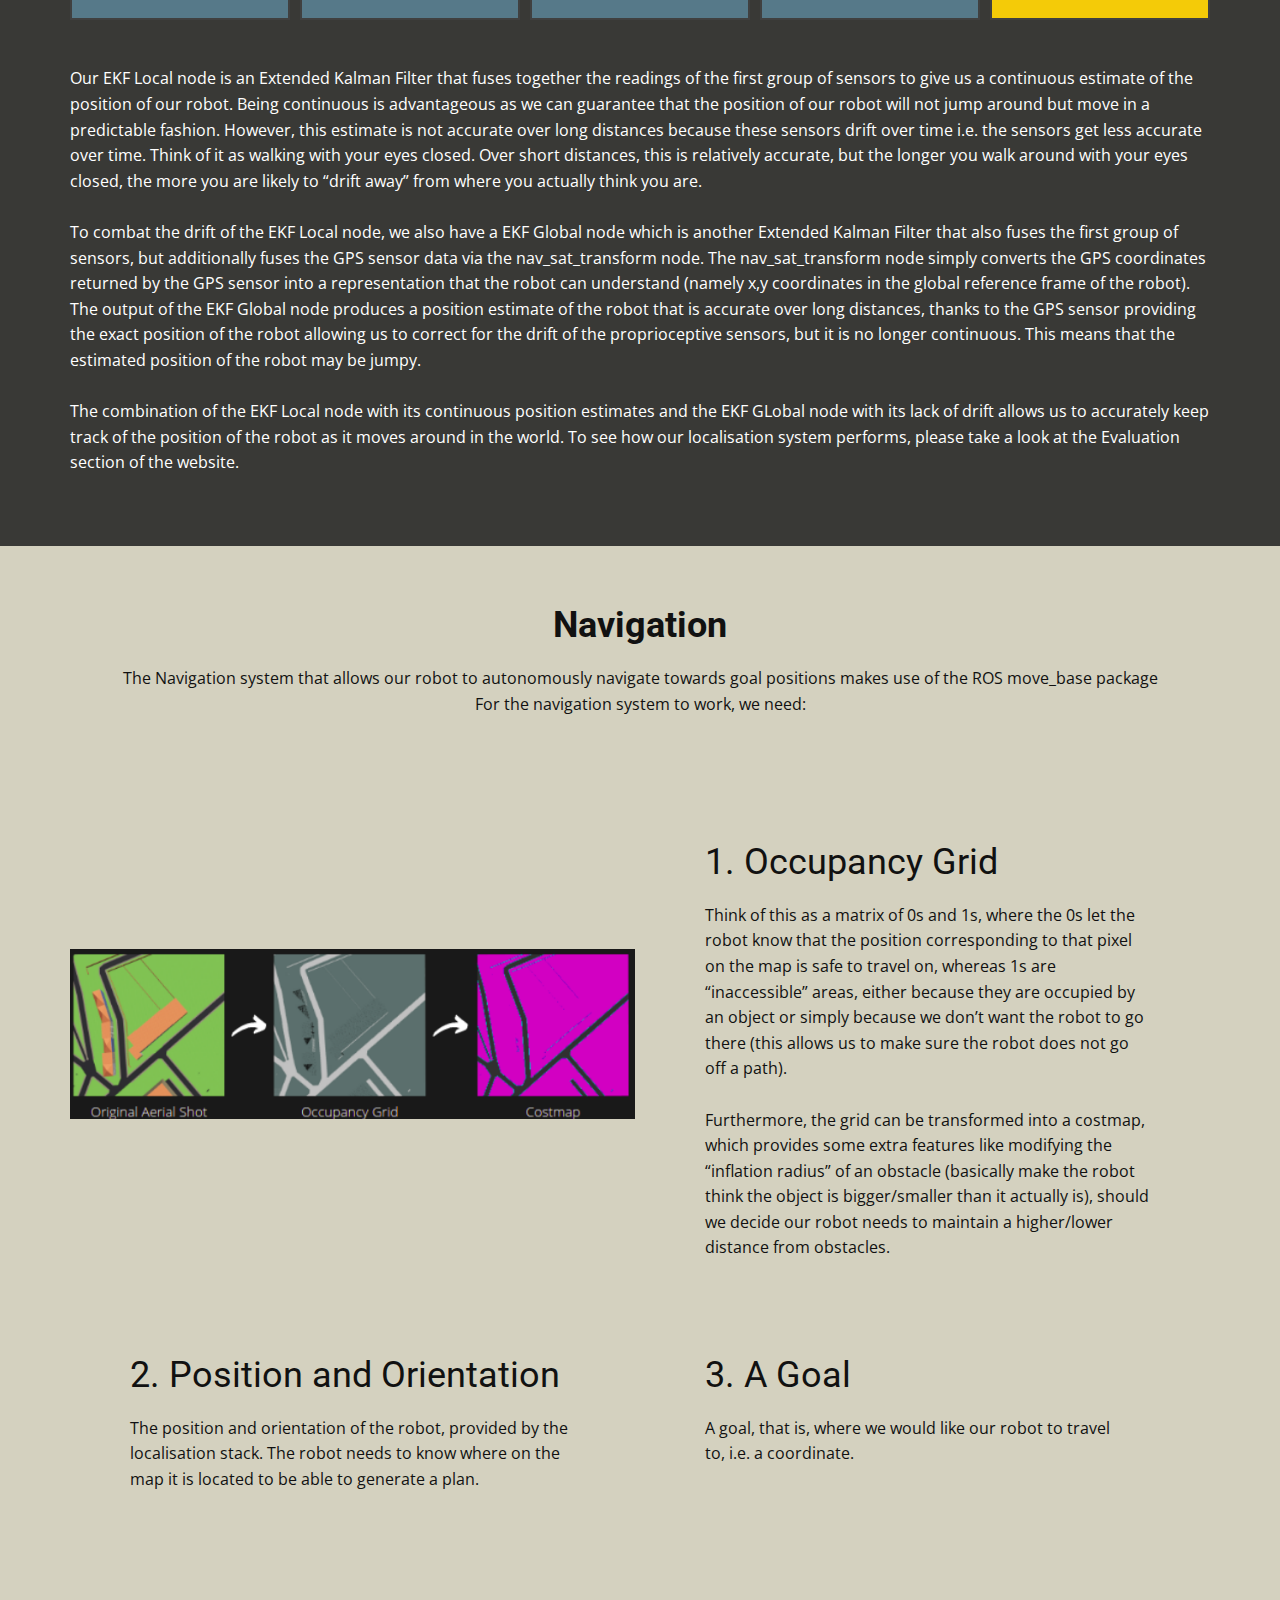
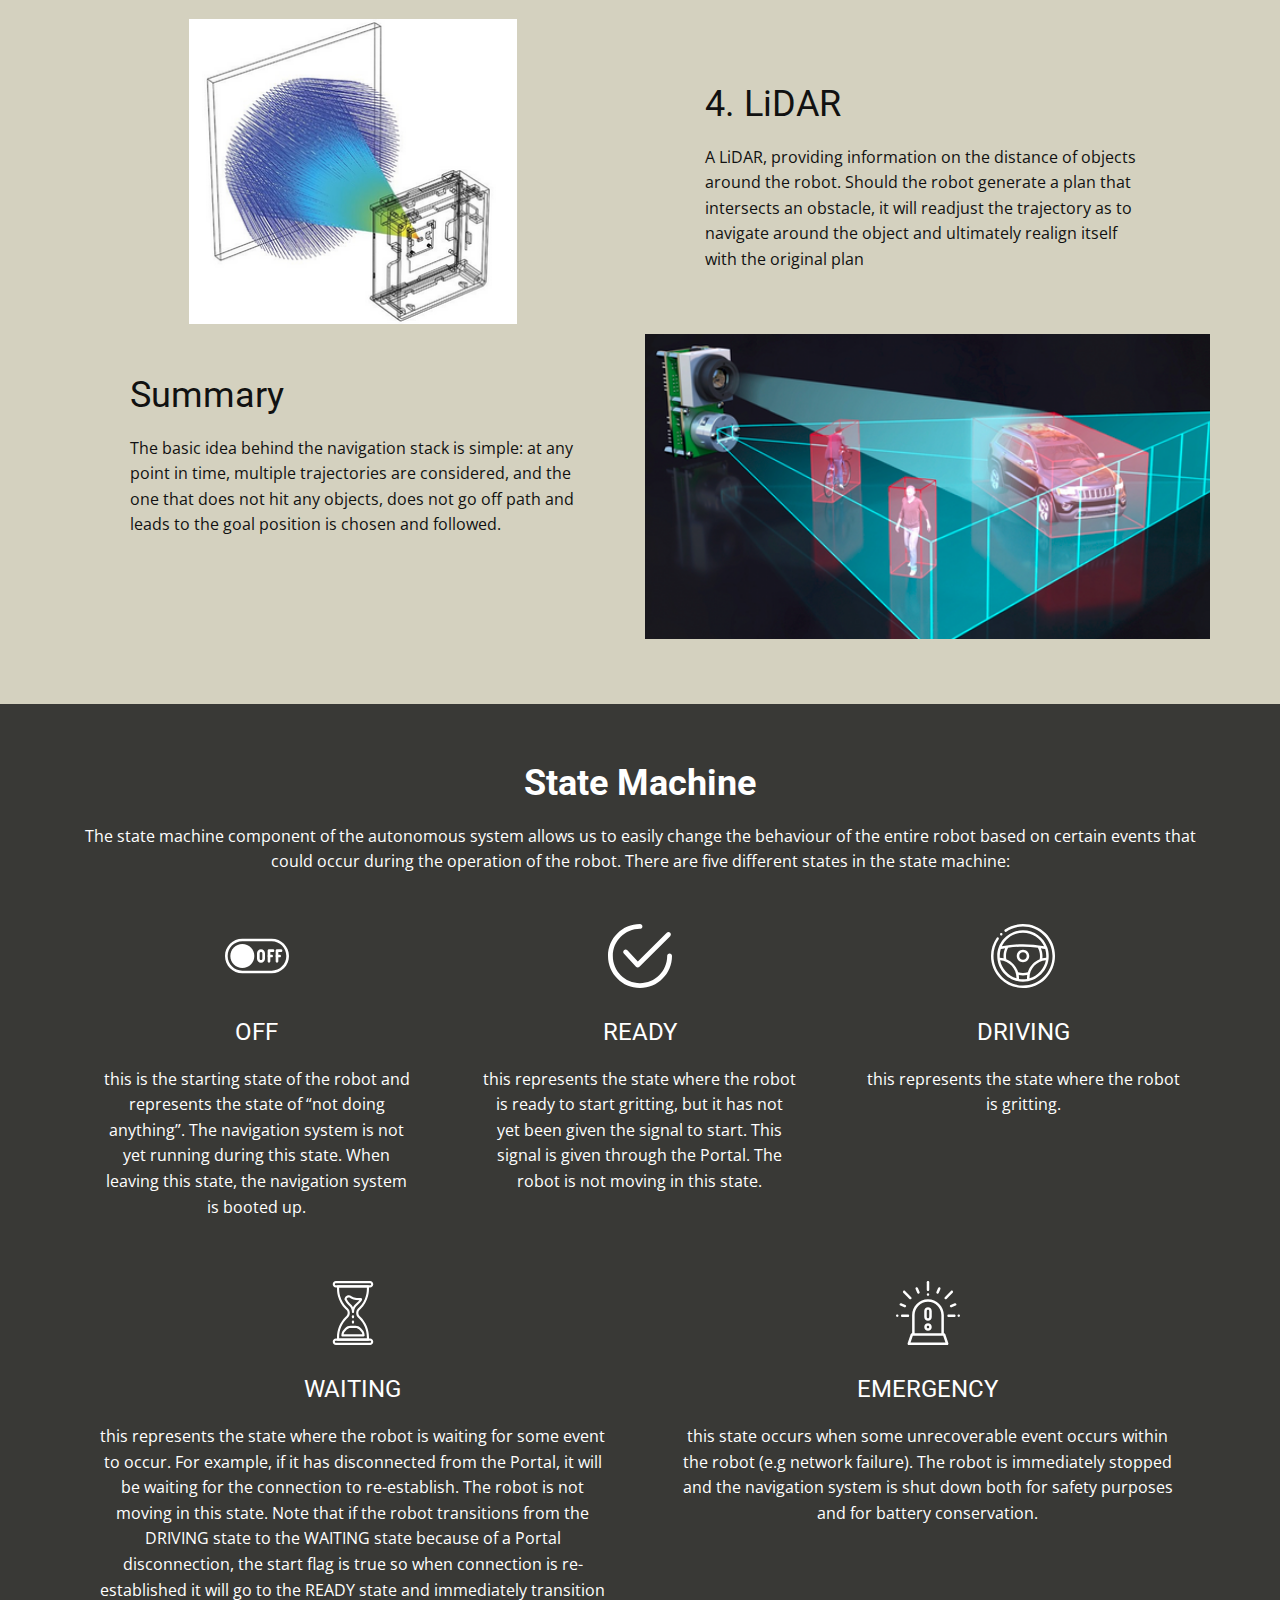
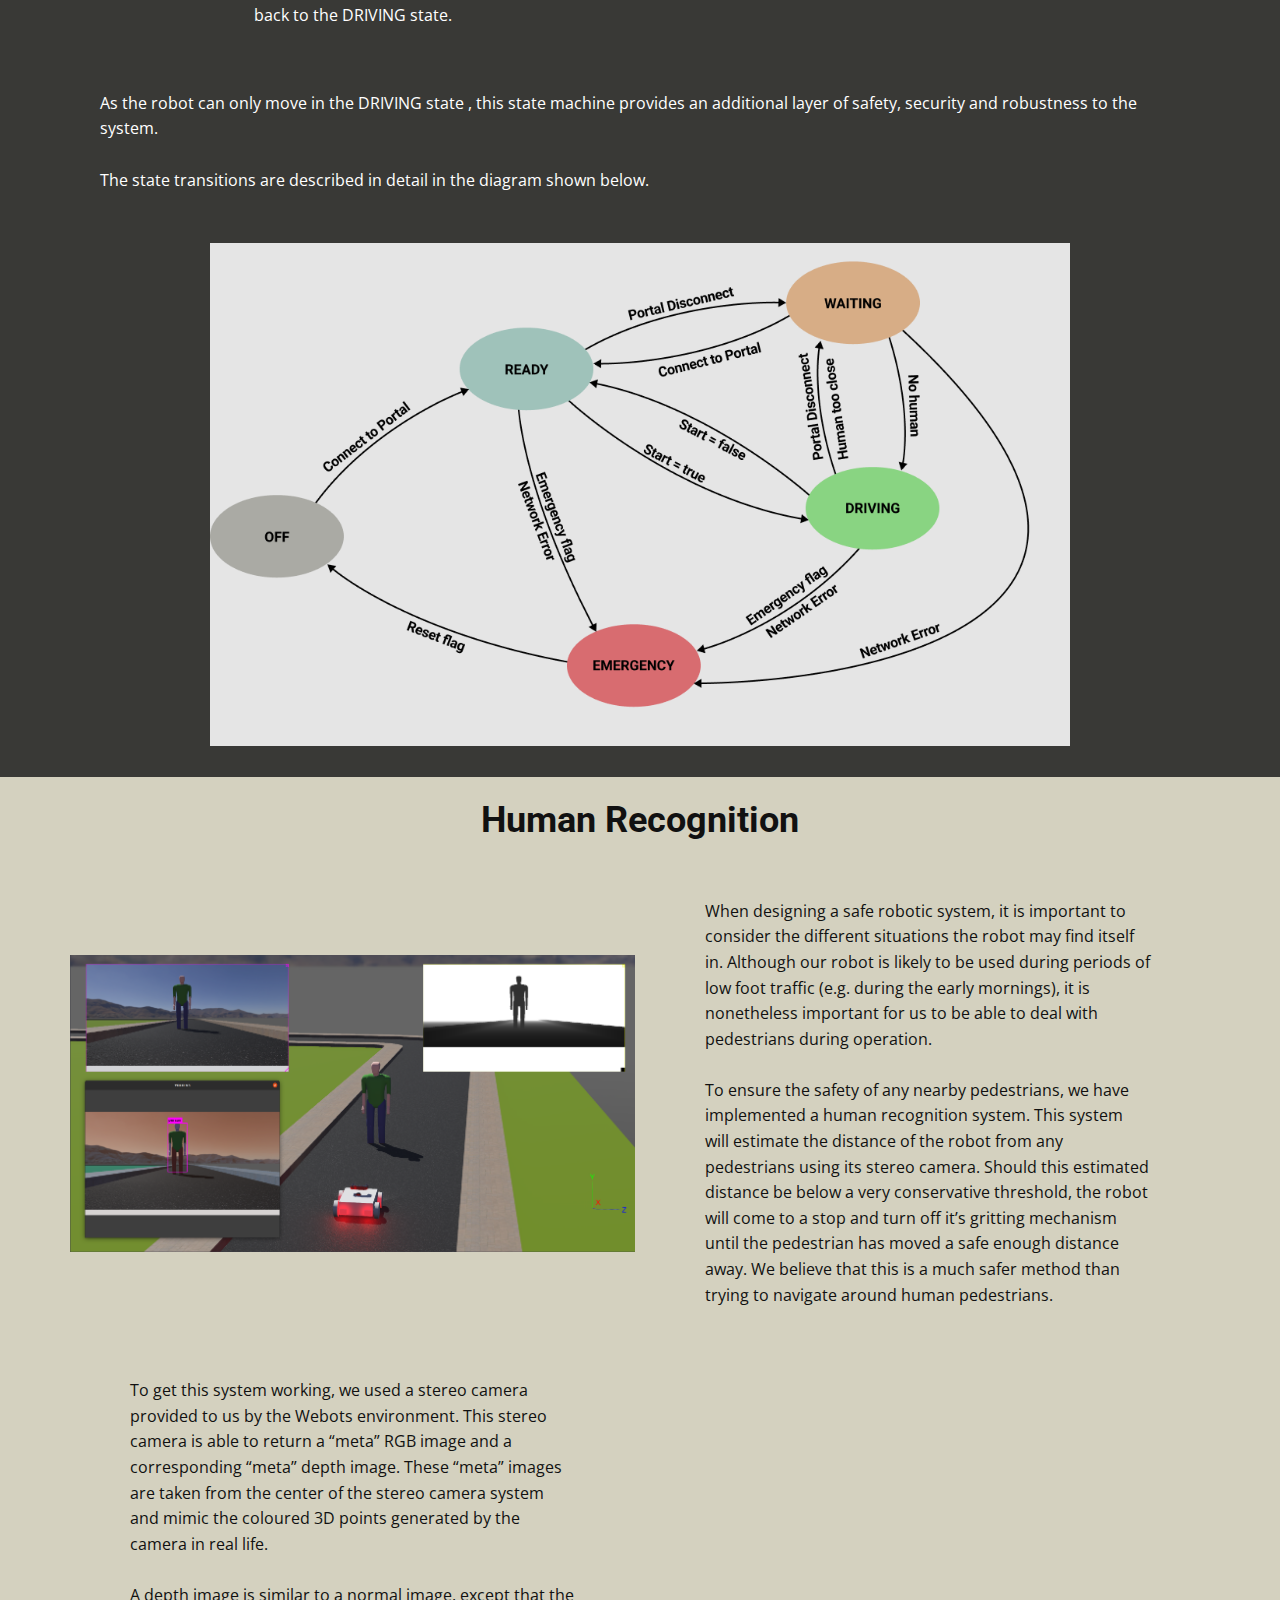
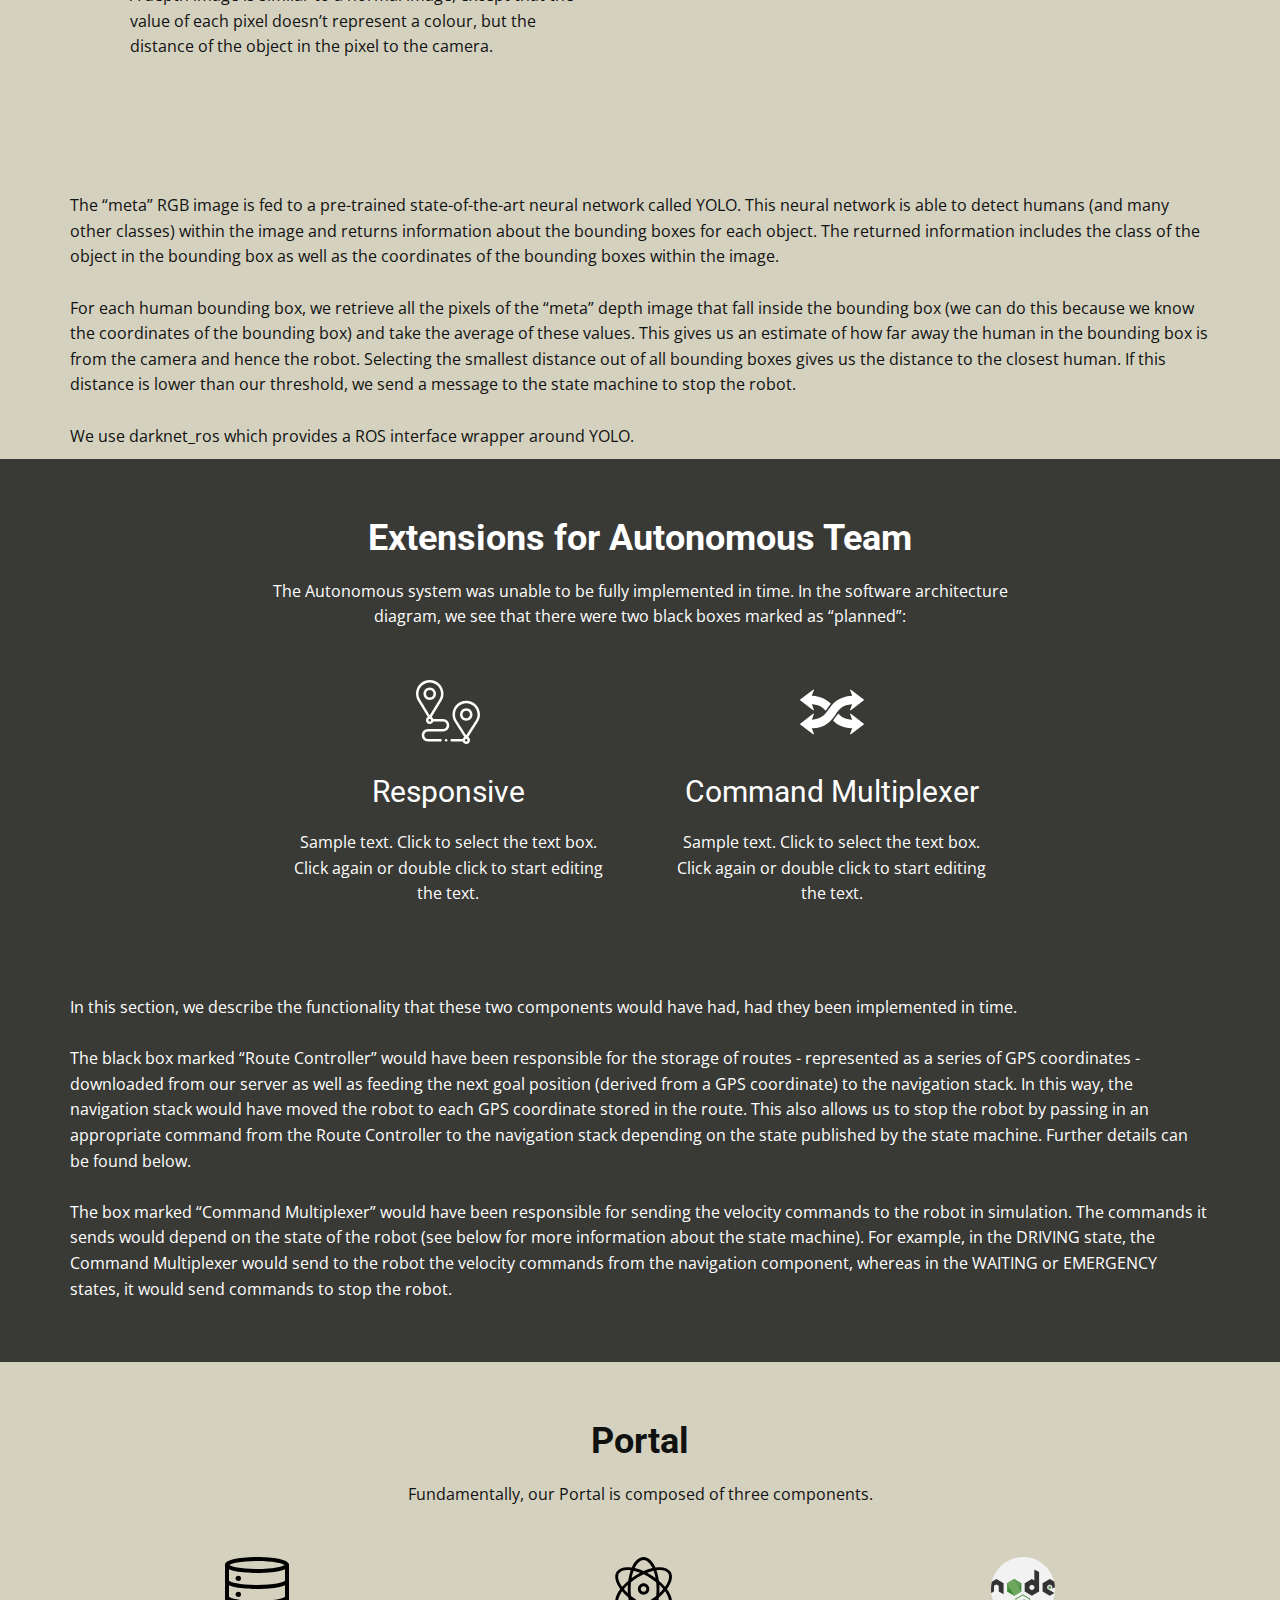
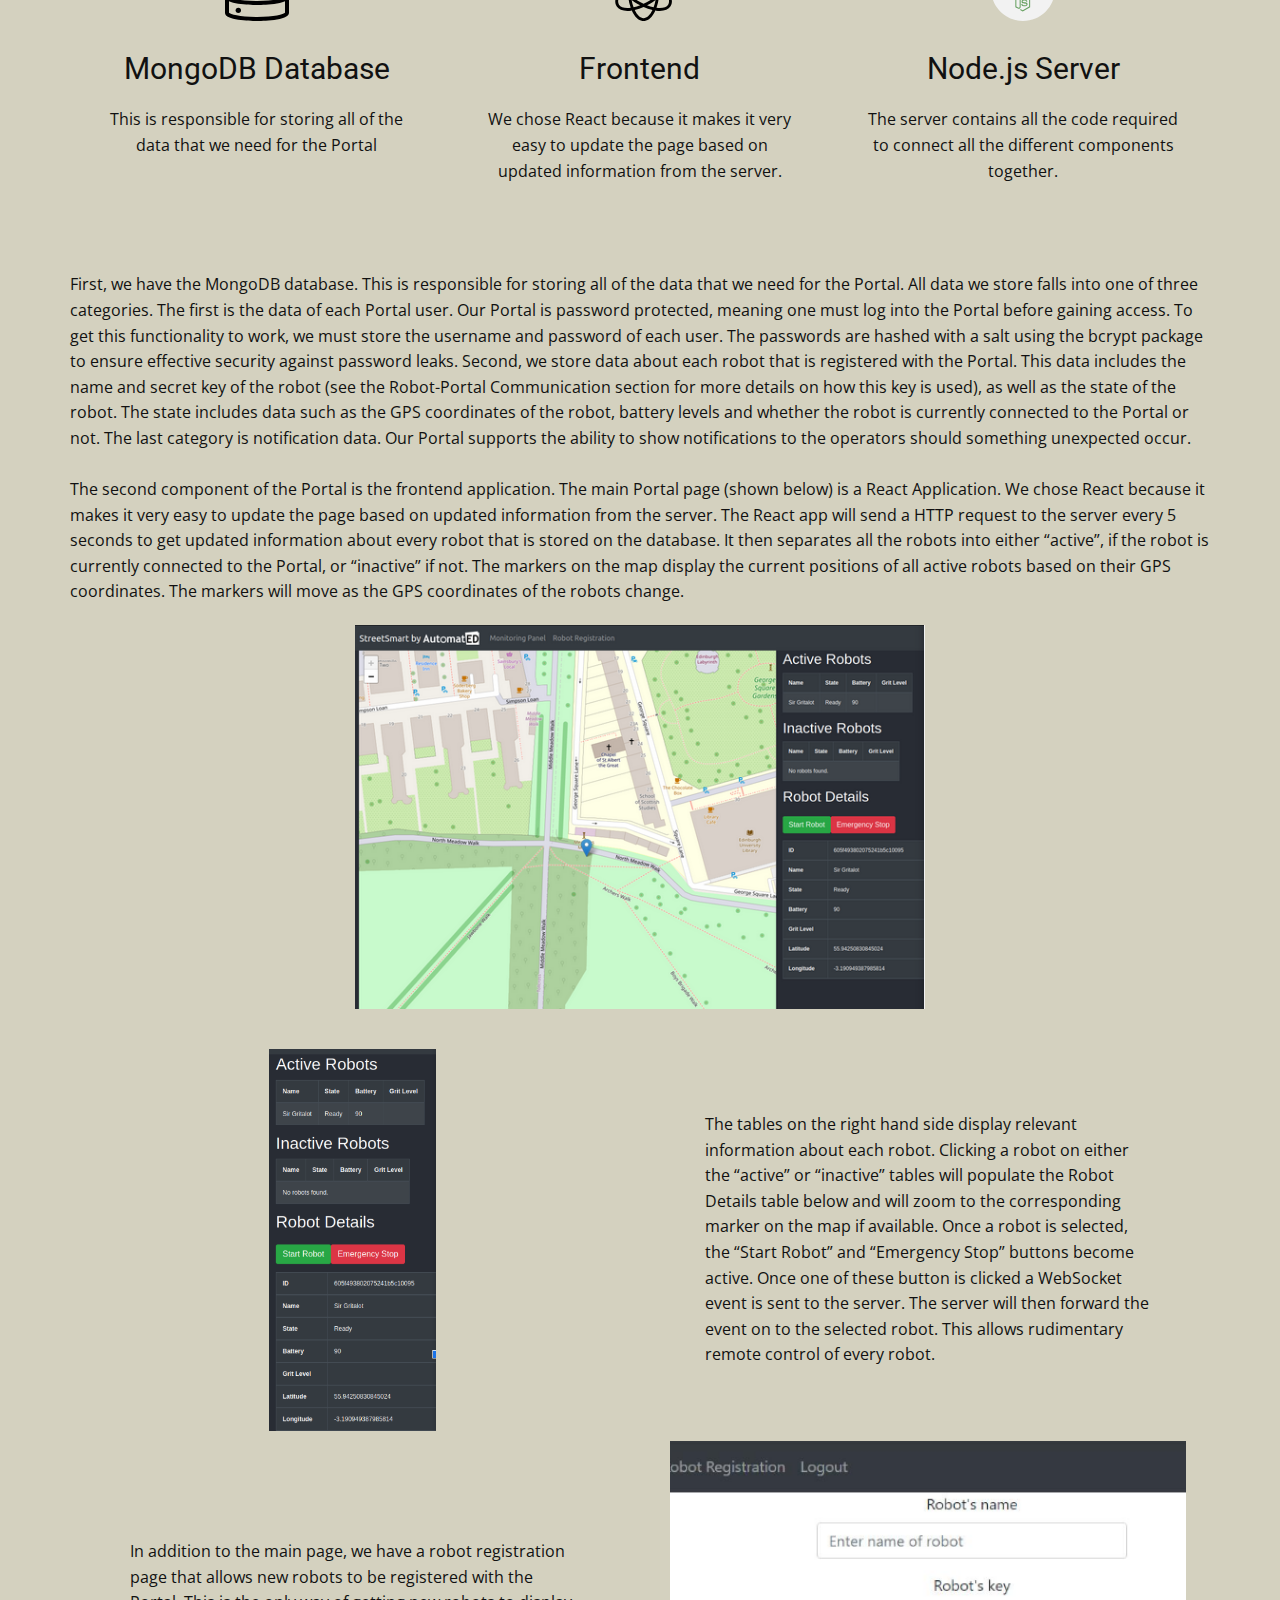
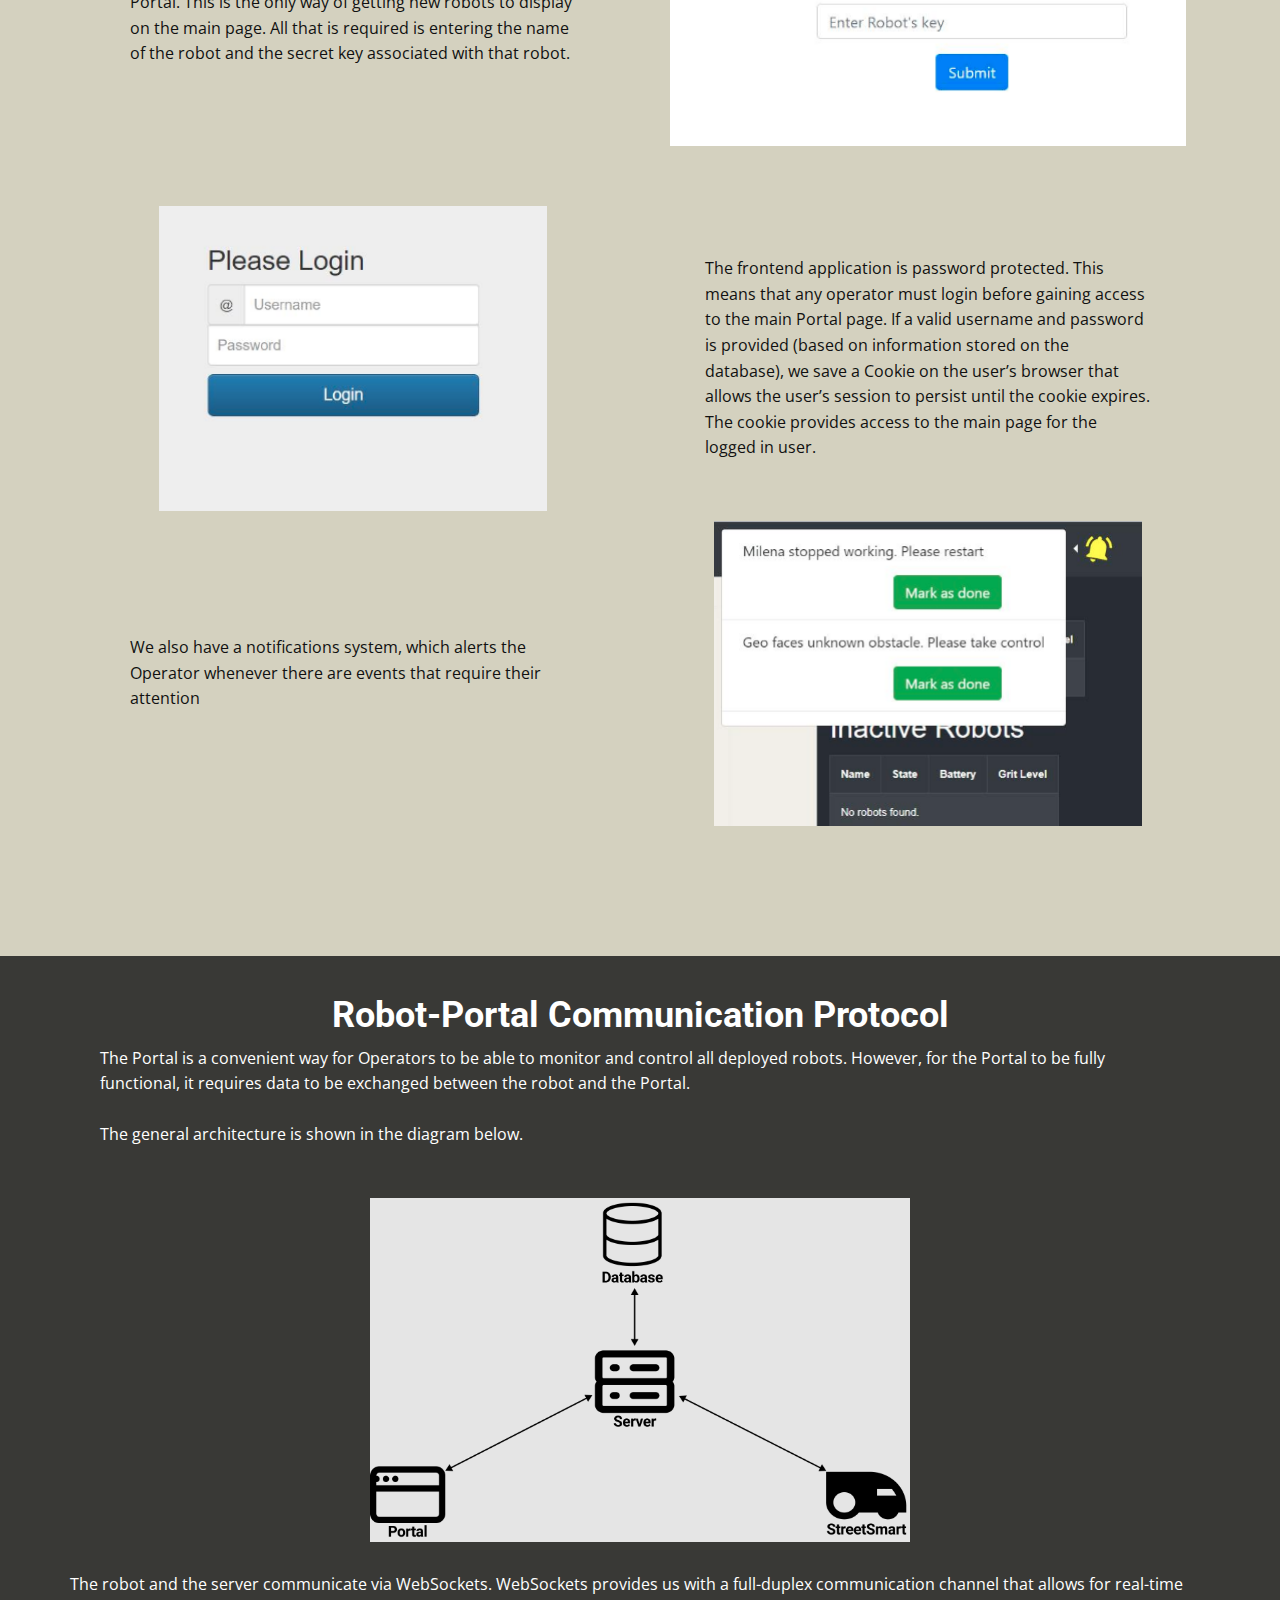
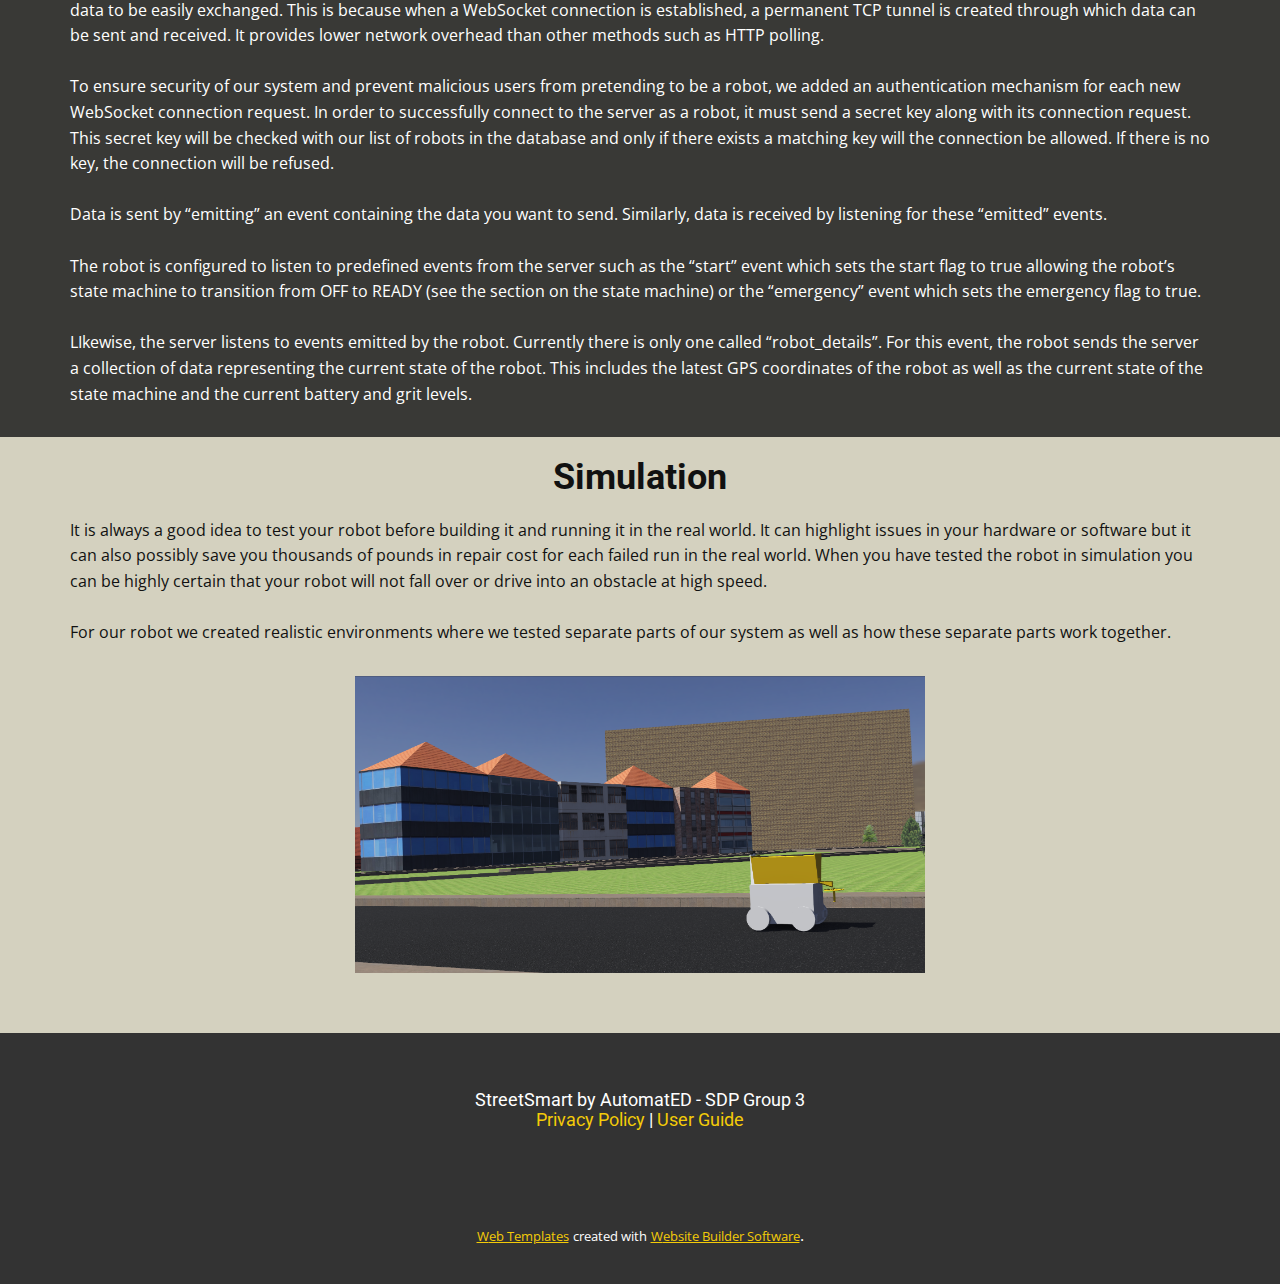
<file: How-it-Works.html>
<!DOCTYPE html>
<html style="font-size: 16px;">
  <head>
    <meta name="viewport" content="width=device-width, initial-scale=1.0">
    <meta charset="utf-8">
    <meta name="keywords" content="">
    <meta name="description" content="">
    <meta name="page_type" content="np-template-header-footer-from-plugin">
    <title>How it Works</title>
    <link rel="stylesheet" href="nicepage.css" media="screen">
<link rel="stylesheet" href="How-it-Works.css" media="screen">
    <script class="u-script" type="text/javascript" src="jquery-1.9.1.min.js" defer=""></script>
    <script class="u-script" type="text/javascript" src="nicepage.js" defer=""></script>
    <link rel="icon" href="images/favicon.ico">
    <link id="u-theme-google-font" rel="stylesheet" href="https://fonts.googleapis.com/css?family=Roboto:100,100i,300,300i,400,400i,500,500i,700,700i,900,900i|Open+Sans:300,300i,400,400i,600,600i,700,700i,800,800i">
    
    
    
    
    
    
    
    
    
    
    
    
    
    
    
    
    
    
    
    
    
    
    <script type="application/ld+json">{
		"@context": "http://schema.org",
		"@type": "Organization",
		"name": "WebSite309906",
		"url": "index.html",
		"logo": "images/CopyoftransparentLogo.png"
}</script>
    <meta property="og:title" content="How it Works">
    <meta property="og:type" content="website">
    <meta name="theme-color" content="#f4cb08">
    <link rel="canonical" href="index.html">
    <meta property="og:url" content="index.html">
  </head>
  <body class="u-body"><header class="u-clearfix u-header u-palette-2-base u-header" id="sec-28bf"><div class="u-clearfix u-sheet u-sheet-1">
        <nav class="u-align-left u-menu u-menu-dropdown u-nav-spacing-25 u-offcanvas u-menu-1">
          <div class="menu-collapse">
            <a class="u-button-style u-custom-color u-custom-text-active-color u-custom-text-color u-custom-text-hover-color u-nav-link" href="#" style="padding: 8px 0px;">
              <svg class="u-svg-link" preserveAspectRatio="xMidYMin slice" viewBox="0 0 302 302" style="undefined"><use xlink:href="#svg-7b92"></use></svg>
              <svg xmlns="http://www.w3.org/2000/svg" xmlns:xlink="http://www.w3.org/1999/xlink" version="1.1" id="svg-7b92" x="0px" y="0px" viewBox="0 0 302 302" style="enable-background:new 0 0 302 302;" xml:space="preserve" class="u-svg-content"><g><rect y="36" width="302" height="30"></rect><rect y="236" width="302" height="30"></rect><rect y="136" width="302" height="30"></rect>
</g><g></g><g></g><g></g><g></g><g></g><g></g><g></g><g></g><g></g><g></g><g></g><g></g><g></g><g></g><g></g></svg>
            </a>
          </div>
          <div class="u-custom-menu u-nav-container">
            <ul class="u-custom-font u-heading-font u-nav u-spacing-25 u-unstyled u-nav-1"><li class="u-nav-item"><a class="u-button-style u-nav-link u-text-active-palette-1-base u-text-hover-palette-1-base u-text-palette-1-base" href="Home.html" style="padding: 10px 20px;">Home</a>
</li><li class="u-nav-item"><a class="u-button-style u-nav-link u-text-active-palette-1-base u-text-hover-palette-1-base u-text-palette-1-base" href="How-it-Works.html" style="padding: 10px 20px;">How it Works</a>
</li><li class="u-nav-item"><a class="u-button-style u-nav-link u-text-active-palette-1-base u-text-hover-palette-1-base u-text-palette-1-base" href="Business-Model-and-Budget.html" style="padding: 10px 20px;">Business Model and Budget</a>
</li><li class="u-nav-item"><a class="u-button-style u-nav-link u-text-active-palette-1-base u-text-hover-palette-1-base u-text-palette-1-base" href="Evaluation.html" style="padding: 10px 20px;">Evaluation</a>
</li><li class="u-nav-item"><a class="u-button-style u-nav-link u-text-active-palette-1-base u-text-hover-palette-1-base u-text-palette-1-base" href="Meet-the-Team.html" style="padding: 10px 20px;">Meet the Team</a>
</li></ul>
          </div>
          <div class="u-custom-menu u-nav-container-collapse">
            <div class="u-align-center u-black u-container-style u-inner-container-layout u-opacity u-opacity-95 u-sidenav">
              <div class="u-sidenav-overflow">
                <div class="u-menu-close"></div>
                <ul class="u-align-center u-nav u-popupmenu-items u-unstyled u-nav-2"><li class="u-nav-item"><a class="u-button-style u-nav-link" href="Home.html">Home</a>
</li><li class="u-nav-item"><a class="u-button-style u-nav-link" href="How-it-Works.html">How it Works</a>
</li><li class="u-nav-item"><a class="u-button-style u-nav-link" href="Business-Model-and-Budget.html">Business Model and Budget</a>
</li><li class="u-nav-item"><a class="u-button-style u-nav-link" href="Evaluation.html">Evaluation</a>
</li><li class="u-nav-item"><a class="u-button-style u-nav-link" href="Meet-the-Team.html">Meet the Team</a>
</li></ul>
              </div>
            </div>
            <div class="u-black u-menu-overlay u-opacity u-opacity-70"></div>
          </div>
        </nav>
        <a href="#" class="u-image u-logo u-image-1" src="" data-image-width="2588" data-image-height="2620" title="Home">
          <img src="images/CopyoftransparentLogo.png" class="u-logo-image u-logo-image-1" data-image-width="77.1026">
        </a>
      </div></header>
    <section class="u-clearfix u-custom-color-3 u-section-1" id="sec-34ca">
      <div class="u-clearfix u-sheet u-sheet-1">
        <h2 class="u-align-center u-text u-text-1">Gritting Mechanism<br>
        </h2>
        <p class="u-align-center u-text u-text-2">Although our robot is in simulation, we commissioned the SDP Technician Team to 3D-print a scale model of our gritting mechanism. The gritting mechanism consists of the following parts:<br>
        </p>
        <div class="u-list u-repeater u-list-1">
          <div class="u-align-center u-container-style u-list-item u-repeater-item">
            <div class="u-container-layout u-similar-container u-valign-top u-container-layout-1"><span class="u-icon u-icon-circle u-text-white u-icon-1"><svg class="u-svg-link" preserveAspectRatio="xMidYMin slice" viewBox="0 0 512 512" style=""><use xlink:href="#svg-7075"></use></svg><svg class="u-svg-content" viewBox="0 0 512 512" id="svg-7075"><g id="V"><path d="m258.893 323.496-111.387-323.496h-137.856l183.545 512h125.259l183.896-512h-135.688z"></path>
</g></svg>
            
            
          </span>
              <h3 class="u-text u-text-3" spellcheck="false">Container</h3>
              <p class="u-text u-text-4" spellcheck="false">A v-shaped container holds the grit and the dispensing mechanism itself<br>
              </p>
            </div>
          </div>
          <div class="u-align-center u-container-style u-list-item u-repeater-item">
            <div class="u-container-layout u-similar-container u-valign-top u-container-layout-2"><span class="u-icon u-icon-circle u-text-white u-icon-2"><svg class="u-svg-link" preserveAspectRatio="xMidYMin slice" viewBox="0 0 512.04108 512" style=""><use xlink:href="#svg-df8f"></use></svg><svg class="u-svg-content" viewBox="0 0 512.04108 512" id="svg-df8f"><path d="m509.5 2.519531c-3.332031-3.332031-8.734375-3.332031-12.066406 0l-63.855469 63.855469c-3.773437-4.800781-6.566406-10.292969-8.21875-16.171875-1.746094-4.511719-1.105469-9.597656 1.707031-13.535156 4.214844-2.941407 9.644532-3.503907 14.371094-1.492188 2.9375.816407 6.089844.003907 8.265625-2.128906 2.175781-2.136719 3.046875-5.269531 2.285156-8.222656s-3.039062-5.273438-5.976562-6.09375c-10.632813-3.863281-22.527344-1.613281-31.011719 5.871093-7.207031 8.105469-9.574219 19.429688-6.210938 29.742188 2.433594 8.863281 6.734376 17.109375 12.613282 24.179688l-20.480469 20.480468-18.132813-18.039062c-10.132812-9.671875-26.078124-9.671875-36.207031 0l-126.679687 126.679687-57.007813 57.011719c-.253906-.050781-.507812-.085938-.761719-.105469h-153.597656c-4.714844 0-8.535156 3.820313-8.535156 8.535157 0 4.710937 3.820312 8.53125 8.535156 8.53125h137.386719l-10.496094 10.496093-132.925781 132.933594c-1.601562 1.601563-2.5 3.769531-2.5 6.03125v72.40625c0 4.714844 3.820312 8.535156 8.535156 8.535156h60.335938c2.265625 0 4.433594-.902343 6.035156-2.5l266.425781-266.429687v81.195312h-17.066406c-4.710937 0-8.53125 3.820313-8.53125 8.535156 0 4.710938 3.820313 8.53125 8.53125 8.53125h17.066406v51.199219h-8.53125c-4.714843 0-8.535156 3.820313-8.535156 8.535157 0 4.710937 3.820313 8.53125 8.535156 8.53125h8.53125v93.867187c0 4.714844 3.820313 8.535156 8.535157 8.535156h153.597656c1.003906-.027343 1.996094-.226562 2.929687-.597656.273438-.105469.542969-.222656.800781-.359375.667969-.332031 1.292969-.75 1.851563-1.246094.1875-.171875.394531-.296875.5625-.476562.664063-.679688 1.207031-1.464844 1.605469-2.320313v-.105469c.1875-.554687.320312-1.125.402344-1.703124.183593-.523438.3125-1.066407.382812-1.613282v-247.578125c0-3.34375-1.957031-6.382812-5-7.765625l-93.867188-42.667968h-.128906c-.109375-.050782-.238281-.066407-.359375-.109376-.859375-.324218-1.765625-.507812-2.6875-.546874-.125 0-.230469-.066407-.355469-.066407h-29.996093l45.421875-45.417969c2.601562-2.632812 4.601562-5.800781 5.855468-9.28125.085938-.234374.160157-.476562.222657-.71875 3.234375-9.171874.867187-19.390624-6.078125-26.207031l-12.066406-12.0625 20.480468-20.480469c9.585938 8.320313 21.679688 13.207032 34.355469 13.875 7.285156.257813 14.367187-2.441406 19.628906-7.484374 7.484375-8.484376 9.738281-20.382813 5.871094-31.019532-.78125-2.980468-3.109375-5.3125-6.089844-6.09375s-6.152343.105469-8.296875 2.316406c-2.144531 2.214844-2.929687 5.414063-2.050781 8.367188 2.015625 4.726562 1.445313 10.15625-1.5 14.363281-4.832031 4.820313-17.546875 2.636719-29.707031-6.496093l63.855468-63.863282c1.621094-1.601562 2.535157-3.789062 2.535157-6.070312-.003907-2.28125-.917969-4.46875-2.542969-6.070313zm-193.085938 132.742188c10.113282-10.109375 26.652344-3.496094 50.699219 7.734375 11.601563 6.058594 23.933594 10.601562 36.691407 13.523437l-21.015626 20.992188c-10.097656 10.078125-26.617187 3.5-50.707031-7.730469-11.585937-6.046875-23.890625-10.601562-36.625-13.550781l20.949219-20.949219zm27.417969 81.195312-3.285156 3.285157c-10.09375 10.078124-26.613281 3.5-50.6875-7.730469-11.585937-6.046875-23.894531-10.605469-36.625-13.566407l20.941406-20.933593c10.105469-10.113281 26.632813-3.5 50.6875 7.730469 11.609375 6.039062 23.941407 10.574218 36.695313 13.5l-8.585938 8.585937zm-45.515625 45.535157c-10.121094 10.09375-26.648437 3.480468-50.6875-7.738282-11.59375-6.058594-23.90625-10.625-36.640625-13.59375l20.964844-20.96875c10.085937-10.078125 26.605469-3.488281 50.6875 7.75 11.609375 6.035156 23.941406 10.570313 36.695313 13.5zm-42.238281 42.238281c-10.121094 10.113281-26.640625 3.5-50.707031-7.730469-11.585938-6.046875-23.894532-10.601562-36.625-13.558594l20.949218-20.949218c10.113282-10.113282 26.660157-3.492188 50.695313 7.730468 11.609375 6.042969 23.941406 10.582032 36.695313 13.507813zm-42.234375 42.242187c-10.117188 10.101563-26.648438 3.488282-50.695312-7.730468-11.589844-6.0625-23.902344-10.632813-36.640626-13.601563l20.964844-20.96875c10.113282-10.09375 26.640625-3.480469 50.6875 7.75 11.609375 6.035156 23.941406 10.570313 36.695313 13.5zm-42.246094 42.246094c-10.105468 10.089844-26.625 3.5-50.699218-7.730469-11.585938-6.046875-23.890626-10.601562-36.625-13.558593l20.941406-20.957032c10.105468-10.121094 26.652344-3.5 50.6875 7.730469 11.609375 6.039063 23.941406 10.578125 36.695312 13.507813zm-42.222656 42.234375c-10.113281 10.101563-26.652344 3.480469-50.6875-7.742187-11.597656-6.054688-23.910156-10.621094-36.652344-13.59375l20.949219-20.949219c10.085937-10.101563 26.617187-3.503907 50.695313 7.734375 11.609374 6.035156 23.941406 10.570312 36.695312 13.496094zm-42.25 42.238281c-10.101562 10.085938-26.632812 3.5-50.6875-7.730468-6.382812-2.976563-12.902344-5.863282-19.371094-8.371094v-22.476563l3.667969-3.667969c10.105469-10.121093 26.652344-3.5 50.691406 7.730469 11.609375 6.035157 23.9375 10.570313 36.691407 13.5zm-70.058594 21.761719v-19.578125c4.027344 1.707031 8.125 3.644531 12.144532 5.53125 11.609374 6.035156 23.9375 10.570312 36.691406 13.5l-.5625.546875zm401.066406-39.628906v-32.425781l76.800782 34.90625v32.429687zm0-83.628907 76.800782 34.910157v32.425781l-76.800782-34.90625zm76.800782 16.164063-76.800782-34.910156v-32.425781l76.800782 34.910156zm0-51.199219-76.800782-34.910156v-32.429688l76.800782 34.910157zm-76.800782 137.410156 45.945313 20.882813h-45.945313zm76.800782-188.636718-76.800782-34.910156v-23.894532l76.800782 34.910156zm-93.867188-63.546875v273.066406h-42.667968v-268.929687l4.140624-4.136719zm14.148438-81.808594c-10.957032 1.398437-26.128906-5.667969-40.882813-12.546875-11.589843-6.042969-23.894531-10.597656-36.625-13.558594l20.941407-20.941406c3.378906-3.21875 8.6875-3.21875 12.066406 0l42.246094 42.242188c1.253906 1.3125 2.042968 3 2.253906 4.804687zm0 0"></path><path d="m153.601562 512.019531c4.710938 0 8.53125-3.820312 8.53125-8.535156 0-4.710937-3.820312-8.53125-8.53125-8.53125h-17.066406c-4.714844 0-8.535156 3.820313-8.535156 8.53125 0 4.714844 3.820312 8.535156 8.535156 8.535156zm0 0"></path><path d="m196.265625 494.953125c-4.710937 0-8.53125 3.820313-8.53125 8.53125 0 4.714844 3.820313 8.535156 8.53125 8.535156h17.066406c4.714844 0 8.535157-3.820312 8.535157-8.535156 0-4.710937-3.820313-8.53125-8.535157-8.53125zm0 0"></path><path d="m256 512.019531h17.066406c4.714844 0 8.535156-3.820312 8.535156-8.535156 0-4.710937-3.820312-8.53125-8.535156-8.53125h-17.066406c-4.710938 0-8.535156 3.820313-8.535156 8.53125 0 4.714844 3.824218 8.535156 8.535156 8.535156zm0 0"></path><path d="m162.132812 469.351562c0 4.714844 3.820313 8.535157 8.535157 8.535157h17.066406c4.710937 0 8.53125-3.820313 8.53125-8.535157 0-4.710937-3.820313-8.53125-8.53125-8.53125h-17.066406c-4.714844 0-8.535157 3.820313-8.535157 8.53125zm0 0"></path><path d="m256 469.351562c0-4.710937-3.820312-8.53125-8.535156-8.53125h-17.066406c-4.710938 0-8.53125 3.820313-8.53125 8.53125 0 4.714844 3.820312 8.535157 8.53125 8.535157h17.066406c4.714844 0 8.535156-3.820313 8.535156-8.535157zm0 0"></path><path d="m307.199219 477.886719c4.714843 0 8.535156-3.820313 8.535156-8.535157 0-4.710937-3.820313-8.53125-8.535156-8.53125h-17.066407c-4.710937 0-8.53125 3.820313-8.53125 8.53125 0 4.714844 3.820313 8.535157 8.53125 8.535157zm0 0"></path><path d="m187.734375 426.683594c-4.714844 0-8.535156 3.824218-8.535156 8.535156s3.820312 8.535156 8.535156 8.535156h17.066406c4.710938 0 8.53125-3.824218 8.53125-8.535156s-3.820312-8.535156-8.53125-8.535156zm0 0"></path><path d="m247.464844 443.753906h17.070312c4.710938 0 8.53125-3.824218 8.53125-8.535156s-3.820312-8.535156-8.53125-8.535156h-17.070312c-4.710938 0-8.53125 3.824218-8.53125 8.535156s3.820312 8.535156 8.53125 8.535156zm0 0"></path><path d="m324.265625 426.683594h-17.066406c-4.710938 0-8.53125 3.824218-8.53125 8.535156s3.820312 8.535156 8.53125 8.535156h17.066406c4.714844 0 8.535156-3.824218 8.535156-8.535156s-3.820312-8.535156-8.535156-8.535156zm0 0"></path><path d="m230.398438 392.550781h-17.066407c-4.710937 0-8.53125 3.820313-8.53125 8.535157 0 4.710937 3.820313 8.53125 8.53125 8.53125h17.066407c4.714843 0 8.535156-3.820313 8.535156-8.53125 0-4.714844-3.820313-8.535157-8.535156-8.535157zm0 0"></path><path d="m298.667969 401.085938c0-4.714844-3.820313-8.535157-8.535157-8.535157h-17.066406c-4.710937 0-8.53125 3.820313-8.53125 8.535157 0 4.710937 3.820313 8.53125 8.53125 8.53125h17.066406c4.714844 0 8.535157-3.820313 8.535157-8.53125zm0 0"></path><path d="m315.734375 358.417969h-17.066406c-4.714844 0-8.535157 3.820312-8.535157 8.535156 0 4.710937 3.820313 8.53125 8.535157 8.53125h17.066406c4.710937 0 8.53125-3.820313 8.53125-8.53125 0-4.714844-3.820313-8.535156-8.53125-8.535156zm0 0"></path><path d="m247.464844 358.417969c-4.710938 0-8.53125 3.820312-8.53125 8.535156 0 4.710937 3.820312 8.53125 8.53125 8.53125h17.070312c4.710938 0 8.53125-3.820313 8.53125-8.53125 0-4.714844-3.820312-8.535156-8.53125-8.535156zm0 0"></path><path d="m290.132812 324.285156h-17.066406c-4.710937 0-8.53125 3.820313-8.53125 8.535156 0 4.710938 3.820313 8.53125 8.53125 8.53125h17.066406c4.714844 0 8.535157-3.820312 8.535157-8.53125 0-4.714843-3.820313-8.535156-8.535157-8.535156zm0 0"></path></svg>
            
            
          </span>
              <h3 class="u-text u-text-5" spellcheck="false">Archimedes Screw<br>
              </h3>
              <p class="u-text u-text-6" spellcheck="false">An Archimedes screw runs through the centre of the container. This is powered by a single motor. The screw pushes the grit out through an aperture<br>
              </p>
            </div>
          </div>
          <div class="u-align-center u-container-style u-list-item u-repeater-item">
            <div class="u-container-layout u-similar-container u-valign-top u-container-layout-3"><span class="u-icon u-icon-circle u-text-white u-icon-3"><svg class="u-svg-link" preserveAspectRatio="xMidYMin slice" viewBox="0 0 60 51" style=""><use xlink:href="#svg-7b00"></use></svg><svg class="u-svg-content" viewBox="0 0 60 51" id="svg-7b00"><g id="022---Spin-Arrow"><path id="Shape" d="m24.106 35.687c-5.4501988-.5082321-10.7552715-2.0418039-15.636-4.52-.48766743-.2595738-1.09342617-.0746674-1.353.413s-.07466743 1.0934262.413 1.353c5.1071867 2.5975397 10.6592875 4.2064411 16.364 4.742.5400752.0428927 1.0160835-.3521012 1.0735327-.8908225.0574491-.5387212-.3245577-1.0252138-.8615327-1.0971775z"></path><path id="Shape" d="m30 4c-8.04 0-15.53 1.891-20.549 5.188-.29867404.19649607-.46983083.53740663-.44899726.894314.02083358.3569073.2304924.6755887.55000001.836.31950762.1604112.70032325.1381821.99899725-.058314 4.699-3.089 11.789-4.86 19.449-4.86.5522847 0 1-.44771525 1-1s-.4477153-1-1-1z"></path><path id="Shape" d="m30 0c-16.542 0-30 7.626-30 17v12c0 8.893 11.541 16.071 27 16.915v4.085c0 .5522847.4477153 1 1 1 .468 0 .061.2 7.536-5.286 14.192-1.48 24.464-8.482 24.464-16.714v-12c0-9.374-13.458-17-30-17zm-1.963 43.96c-14.6-.541-26.037-7.113-26.037-14.96v-5.853c5.053 7.445 16.821 10.473 25.963 10.812.2715674.0100549.5355318-.0908461.7311487-.2794833.1956168-.1886373.3060374-.4487633.3058513-.7205167v-2.984c9.01 6.616 1.267.927 12.309 9.025l-12.309 9.026v-3.066c.0003685-.5381522-.4252162-.9800885-.963-1zm-23.63-20.96c4.464-5.4 14.593-9 25.593-9s21.132 3.6 25.594 9c-3.8 4.582-11.625 7.907-20.758 8.777l-6.244-4.586c-.3042653-.2235002-.7084651-.2565939-1.0450327-.0855618-.3365675.1710321-.5481246.5170325-.5469673.8945618v3.912c-9.846-.57-18.517-3.999-22.593-8.912zm53.593 6c0 6.392-7.951 12.156-19.039 14.2l4.63-3.4c.256951-.1883673.4087659-.4878998.4087659-.8065s-.1518149-.6181327-.4087659-.8065l-6.38-4.68c7.458-1.038 16.623-4.216 20.789-10.373zm-1.211-7.7c-10.953-12.386-42.617-12.394-53.578 0-.77539127-1.3016371-1.19315257-2.7850174-1.211-4.3 0-8.271 12.561-15 28-15s28 6.729 28 15c-.0178474 1.5149826-.4356087 2.9983629-1.211 4.3z"></path>
</g></svg>
            
            
          </span>
              <h3 class="u-text u-text-7" spellcheck="false">Distribution Disc<br>
              </h3>
              <p class="u-text u-text-8" spellcheck="false">Just outside of the aperture, there is a spinning disc which spreads the grit onto the ground evenly. This disc is driven by a single motor<br>
              </p>
            </div>
          </div>
        </div>
      </div>
    </section>
    <section class="u-clearfix u-custom-color-3 u-section-2" id="sec-edaa">
      <div class="u-clearfix u-sheet u-sheet-1">
        <div class="u-video u-video-contain u-video-1">
          <div class="embed-responsive embed-responsive-1">
            <iframe style="position: absolute;top: 0;left: 0;width: 100%;height: 100%;" class="embed-responsive-item" src="https://www.youtube.com/embed/EEUPKjl159E?playlist=EEUPKjl159E&amp;loop=1&amp;mute=1&amp;showinfo=0&amp;controls=0&amp;start=0&amp;autoplay=1" allowfullscreen="" frameborder="0"></iframe>
          </div>
        </div>
      </div>
    </section>
    <section class="u-clearfix u-custom-color-1 u-section-3" id="sec-b279">
      <div class="u-clearfix u-sheet u-sheet-1">
        <div class="u-clearfix u-expanded-width u-layout-wrap u-layout-wrap-1">
          <div class="u-layout">
            <div class="u-layout-col">
              <div class="u-container-style u-layout-cell u-size-20 u-layout-cell-1">
                <div class="u-container-layout u-valign-top u-container-layout-1">
                  <h2 class="u-text u-text-1" spellcheck="false">Software Architecture<br>
                  </h2>
                </div>
              </div>
              <div class="u-align-left u-container-style u-layout-cell u-size-20 u-layout-cell-2">
                <div class="u-container-layout u-valign-middle u-container-layout-2">
                  <p class="u-text u-text-2" spellcheck="false">The following diagram illustrates the software architecture of our autonomous system - that is, the system that will be running directly on the robot. The individual components of the system (the green boxes) will be discussed in more depth below. The arrows indicate the direction of information flow between the components.</p>
                </div>
              </div>
              <div class="u-container-style u-layout-cell u-size-20 u-layout-cell-3">
                <div class="u-container-layout u-valign-top u-container-layout-3">
                  <img src="images/SoftwareArchitecture2.png" alt="" class="u-expanded-width u-image u-image-default u-image-1" data-image-width="4016" data-image-height="2281">
                  <p class="u-text u-text-3" spellcheck="false">In order to implement our autonomous system, we utilized the Robot 
Operating System (ROS) and its many packages that are available with it.
 In fact, both our localisation and navigation components use 
pre-existing packages from the ROS ecosystem saving us time and effort. 
It also increases the reliability of our system as these packages will 
be well tested being open-source and free to use.<br>
                  </p>
                </div>
              </div>
            </div>
          </div>
        </div>
      </div>
    </section>
    <section class="u-clearfix u-custom-color-3 u-section-4" id="sec-304d">
      <div class="u-clearfix u-sheet u-sheet-1">
        <h2 class="u-text u-text-1">Localisation</h2>
        <div class="u-clearfix u-expanded-width u-layout-wrap u-layout-wrap-1">
          <div class="u-layout">
            <div class="u-layout-col">
              <div class="u-container-style u-layout-cell u-size-30 u-layout-cell-1">
                <div class="u-container-layout u-container-layout-1">
                  <p class="u-text u-text-2" spellcheck="false">The localisation system looks to figure out where the robot is in the world. Having an accurate localisation system is especially important for a robot such as ours because we want our robot to stay on the paths that we are gritting and some of these paths can be quite narrow!<br>
                    <br>The architecture of our localisation system is described in the diagram below.
                  </p>
                </div>
              </div>
              <div class="u-container-style u-layout-cell u-size-30 u-layout-cell-2">
                <div class="u-container-layout u-valign-top u-container-layout-2">
                  <img src="images/Localization1.png" alt="" class="u-expanded-width u-image u-image-default u-image-1" data-image-width="1955" data-image-height="825">
                  <p class="u-text u-text-3" spellcheck="false">In order to be able to calculate the position of the robot, we make use of 5 different sensors. These can be separated into two different groups. The <span style="font-weight: 700;" class="u-text-custom-color-4">first group</span> are the proprioceptive sensors - that is the sensors that measure the internal state of the robot. The <span style="font-weight: 700;" class="u-text-palette-1-base">second group</span> contains our GPS sensor which measures the position of the robot in the world as GPS coordinates.<br>
                    <br>It is important to note here that the first group, the <span style="font-weight: 700;" class="u-text-custom-color-4">proprioceptive sensors</span>, give us continuous sensor readings, whereas our GPS sensor is only able to give us discrete readings.
                  </p>
                </div>
              </div>
            </div>
          </div>
        </div>
      </div>
    </section>
    <section class="u-align-center u-clearfix u-custom-color-3 u-section-5" id="sec-9020">
      <div class="u-clearfix u-sheet u-sheet-1">
        <div class="u-expanded-width u-list u-repeater u-list-1">
          <div class="u-align-center u-border-2 u-border-grey-75 u-container-style u-custom-color-4 u-list-item u-repeater-item u-list-item-1">
            <div class="u-container-layout u-similar-container u-container-layout-1"><span class="u-icon u-icon-circle u-text-white u-icon-1"><svg class="u-svg-link" preserveAspectRatio="xMidYMin slice" viewBox="0 0 510.108 510.108" style=""><use xlink:href="#svg-54ca"></use></svg><svg class="u-svg-content" viewBox="0 0 510.108 510.108" id="svg-54ca"><g><path d="m445.655 85.666 60.005-60.005-21.212-21.213-60.005 60.005c-100-89.103-253.456-85.956-349.7 10.289-96.229 96.229-99.408 249.682-10.289 349.7l-60.006 60.006 21.213 21.213 60.005-60.005c100 89.103 253.456 85.956 349.7-10.289 96.23-96.229 99.408-249.683 10.289-349.701zm-415.601 169.388c0-124.065 100.935-225 225-225 56.646 0 108.463 21.05 148.06 55.728l-22.096 22.096c-21.262-12.773-51.045-13.607-85.708-2.054-13.23 4.41-26.752 10.486-40.256 18.021-13.504-7.534-27.026-13.61-40.256-18.021-41.731-13.911-76.403-9.882-97.63 11.345-21.226 21.226-25.254 55.898-11.344 97.629 4.41 13.23 10.486 26.752 18.021 40.256-7.534 13.504-13.61 27.026-18.021 40.256-11.554 34.662-10.719 64.445 2.054 85.707l-22.096 22.096c-34.678-39.596-55.728-91.412-55.728-148.059zm345.77-49.743c-2.245 6.733-5 13.57-8.217 20.457-8.346-11.637-17.696-23.085-27.912-34.142l39.998-39.998c4.554 13.468 3.312 32.138-3.869 53.683zm0 99.486c9.983 29.948 8.49 54.343-4.097 66.93-12.586 12.585-36.981 14.08-66.93 4.097-6.733-2.244-13.57-5-20.457-8.217 30.881-22.148 60.403-51.389 83.266-83.266 3.217 6.886 5.973 13.723 8.218 20.456zm-120.77 46.501c-14.326-9.25-28.546-20.297-42.198-32.833l22.809-22.809c16.701 7.955 37.347 5.079 51.209-8.782l.001-.001c13.826-13.827 16.748-34.485 8.781-51.208l22.809-22.809c12.537 13.652 23.583 27.872 32.833 42.198-23.401 36.243-58.54 71.9-96.244 96.244zm-120.769-46.501c2.245-6.733 5.001-13.57 8.217-20.457 8.346 11.637 17.696 23.086 27.912 34.142l-39.998 39.998c-4.555-13.468-3.313-32.138 3.869-53.683zm0-99.486c-9.983-29.948-8.49-54.343 4.097-66.93 7.072-7.072 17.871-10.642 31.29-10.642 18.776 0 39.224 6.88 56.097 14.762-30.881 22.148-60.403 51.389-83.266 83.266-3.218-6.886-5.974-13.723-8.218-20.456zm120.769-46.501c14.326 9.25 28.546 20.297 42.198 32.833l-22.809 22.809c-16.724-7.967-37.381-5.045-51.209 8.782-13.826 13.827-16.748 34.485-8.781 51.208l-22.809 22.809c-12.537-13.652-23.583-27.872-32.833-42.198 23.4-36.242 58.539-71.899 96.243-96.243zm63.428 11.604c-11.056-10.216-22.505-19.566-34.142-27.912 6.887-3.216 13.724-5.973 20.457-8.217 16.526-5.509 37.33-9.399 53.683-3.869zm-74.035 74.034c5.848-5.848 15.364-5.851 21.213-.001 5.849 5.849 5.849 15.365 0 21.213-5.849 5.849-15.365 5.85-21.213 0-5.848-5.848-5.848-15.364 0-21.212zm-52.821 95.247c11.056 10.216 22.505 19.565 34.142 27.912-6.887 3.217-13.724 5.973-20.457 8.217-21.545 7.183-40.215 8.424-53.683 3.869zm63.428 140.359c-56.646 0-108.463-21.05-148.06-55.728l22.102-22.102c25.208 15.143 57.92 11.32 85.702 2.06 13.23-4.41 26.752-10.486 40.256-18.021 25.507 14.231 56.497 26.154 85.574 26.154 21.464 0 39.383-6.548 52.313-19.478 21.226-21.226 25.254-55.898 11.344-97.629-4.41-13.23-10.486-26.752-18.02-40.256 7.534-13.504 13.61-27.026 18.02-40.256 11.554-34.662 10.719-64.445-2.054-85.707l22.096-22.096c34.678 39.597 55.728 91.413 55.728 148.06-.001 124.065-100.936 224.999-225.001 224.999z"></path>
</g></svg></span>
              <h3 class="u-text u-text-1">Gyroscope</h3>
              <p class="u-custom-font u-heading-font u-text u-text-2">measures the angular velocity of the robot</p>
            </div>
          </div>
          <div class="u-align-center u-border-2 u-border-grey-75 u-container-style u-custom-color-4 u-list-item u-repeater-item u-list-item-2">
            <div class="u-container-layout u-similar-container u-container-layout-2"><span class="u-icon u-icon-circle u-text-white u-icon-2"><svg class="u-svg-link" preserveAspectRatio="xMidYMin slice" viewBox="0 -51 512 512" style=""><use xlink:href="#svg-ec79"></use></svg><svg class="u-svg-content" viewBox="0 -51 512 512" id="svg-ec79"><path d="m512 185.785156c0-.066406 0-.132812 0-.199218-.058594-6.191407-2.730469-12.097657-7.351562-16.226563l-50.515626-45.101563c-6.183593-5.519531-15.660156-4.980468-21.183593 1.199219-5.515625 6.179688-4.976563 15.660157 1.199219 21.179688l27.050781 24.148437h-257.773438c-7.265625-49.410156-49.863281-87.457031-101.164062-87.457031-56.386719 0-102.261719 45.960937-102.261719 102.457031s45.875 102.457032 102.261719 102.457032c51.300781 0 93.898437-38.046876 101.164062-87.457032h257.773438l-27.046875 24.152344c-6.179688 5.515625-6.71875 15-1.199219 21.175781 2.960937 3.320313 7.066406 5.011719 11.191406 5.011719 3.558594 0 7.125-1.257812 9.988281-3.8125l50.515626-45.101562c4.621093-4.128907 7.292968-10.03125 7.351562-16.226563 0-.0625 0-.128906 0-.191406 0-.003907 0-.003907 0-.007813zm-409.738281 72.457032c-39.847657 0-72.261719-32.503907-72.261719-72.457032s32.414062-72.457031 72.261719-72.457031c34.714843 0 63.792969 24.679687 70.703125 57.457031h-48.152344c-8.285156 0-15 6.714844-15 15s6.714844 15 15 15h48.152344c-6.910156 32.78125-35.988282 57.457032-70.703125 57.457032zm0 0"></path><path d="m300.9375 64.992188c0 8.285156 6.714844 15 15 15h163.183594c8.285156 0 15-6.714844 15-15 0-8.285157-6.714844-15-15-15h-163.183594c-8.285156 0-15 6.714843-15 15zm0 0"></path><path d="m207.363281 30h126.515625c8.28125 0 15-6.714844 15-15s-6.71875-15-15-15h-126.515625c-8.28125 0-15 6.714844-15 15s6.71875 15 15 15zm0 0"></path><path d="m383.601562 30h23.398438c8.285156 0 15-6.714844 15-15s-6.714844-15-15-15h-23.398438c-8.285156 0-15 6.714844-15 15s6.714844 15 15 15zm0 0"></path><path d="m214.316406 78.984375c-8.285156 0-15 6.71875-15 15 0 8.285156 6.714844 15 15 15h23.398438c8.285156 0 15-6.714844 15-15 0-8.28125-6.714844-15-15-15zm0 0"></path><path d="m257.75 258.960938c8.285156 0 15-6.714844 15-15 0-8.285157-6.714844-15-15-15h-23.398438c-8.285156 0-15 6.714843-15 15 0 8.285156 6.714844 15 15 15zm0 0"></path><path d="m257.75 351.003906h-162.855469c-8.285156 0-15 6.71875-15 15 0 8.285156 6.714844 15 15 15h162.855469c8.285156 0 15-6.714844 15-15 0-8.28125-6.714844-15-15-15zm0 0"></path><path d="m366.648438 301.011719h-126.511719c-8.285157 0-15 6.71875-15 15 0 8.285156 6.714843 15 15 15h126.511719c8.285156 0 15-6.714844 15-15 0-8.28125-6.714844-15-15-15zm0 0"></path><path d="m190.414062 331.011719c8.285157 0 15-6.714844 15-15 0-8.28125-6.714843-15-15-15h-23.398437c-8.285156 0-15 6.71875-15 15 0 8.285156 6.714844 15 15 15zm0 0"></path><path d="m359.699219 380h-23.398438c-8.285156 0-15 6.714844-15 15s6.714844 15 15 15h23.398438c8.28125 0 15-6.714844 15-15s-6.71875-15-15-15zm0 0"></path></svg></span>
              <h3 class="u-text u-text-3">Accelerometer </h3>
              <p class="u-custom-font u-heading-font u-text u-text-4">measures the linear acceleration of the robot</p>
            </div>
          </div>
          <div class="u-align-center u-border-2 u-border-grey-75 u-container-style u-custom-color-4 u-list-item u-repeater-item u-list-item-3">
            <div class="u-container-layout u-similar-container u-container-layout-3"><span class="u-icon u-icon-circle u-text-white u-icon-3"><svg class="u-svg-link" preserveAspectRatio="xMidYMin slice" viewBox="0 0 511.999 511.999" style=""><use xlink:href="#svg-6f87"></use></svg><svg class="u-svg-content" viewBox="0 0 511.999 511.999" x="0px" y="0px" id="svg-6f87" style="enable-background:new 0 0 511.999 511.999;"><g><g><path d="M293.6,37.6H91.789c-9.161,0-16.588,7.427-16.588,16.588s7.427,16.588,16.588,16.588h86.226    c-18.192,11.393-34.595,25.385-48.68,41.46H16.588C7.427,112.237,0,119.665,0,128.826c0,9.161,7.427,16.588,16.588,16.588h88.75    c-19.138,32.456-30.138,70.258-30.138,110.585c0,46.924,14.879,90.438,40.161,126.077H68.295c-9.161,0-16.588,7.427-16.588,16.588    c0,9.161,7.427,16.588,16.588,16.588h76.019c10.343,9.702,21.628,18.408,33.701,25.969H18.299    c-9.161,0-16.588,7.427-16.588,16.588c0,9.161,7.427,16.588,16.588,16.588H293.6c120.427,0,218.399-97.974,218.399-218.399    S414.026,37.6,293.6,37.6z M293.6,441.223c-102.132,0-185.222-83.09-185.222-185.223S191.468,70.777,293.6,70.777    s185.222,83.09,185.222,185.222S395.733,441.223,293.6,441.223z"></path>
</g>
</g><g><g><path d="M293.6,120.507c-74.711,0-135.493,60.782-135.493,135.493c0,44.553,21.619,84.15,54.915,108.86    c0.305,0.258,0.608,0.518,0.937,0.755c0.37,0.269,0.749,0.52,1.132,0.754c22.164,15.811,49.269,25.123,78.509,25.123    s56.344-9.312,78.509-25.123c0.384-0.234,0.762-0.485,1.132-0.754c0.328-0.239,0.632-0.499,0.937-0.755    c33.295-24.71,54.915-64.306,54.915-108.86C429.093,181.29,368.311,120.507,293.6,120.507z M310.188,155.036    c32.372,5.301,59.681,25.841,74.29,53.994l-42.956,13.958c-7.461-10.799-18.472-18.958-31.333-22.789V155.036z M318.645,255.999    c0,13.81-11.235,25.045-25.045,25.045s-25.045-11.234-25.045-25.045c0-13.81,11.235-25.045,25.045-25.045    S318.645,242.189,318.645,255.999z M277.011,155.036v45.163c-12.863,3.831-23.872,11.99-31.334,22.789l-42.955-13.958    C217.332,180.877,244.641,160.336,277.011,155.036z M220.867,327.886c-18.278-18.492-29.583-43.893-29.583-71.887    c0-5.242,0.398-10.393,1.162-15.425l42.969,13.962c-0.012,0.488-0.038,0.972-0.038,1.463c0,13.296,4.49,25.558,12.02,35.371    L220.867,327.886z M293.6,358.315c-16.501,0-32.099-3.93-45.915-10.899l26.536-36.522c6.066,2.148,12.586,3.329,19.379,3.329    s13.313-1.181,19.379-3.329l26.536,36.522C325.699,354.383,310.101,358.315,293.6,358.315z M366.332,327.886l-26.53-36.515    c7.53-9.813,12.02-22.075,12.02-35.371c0-0.491-0.024-0.975-0.038-1.463l42.969-13.962c0.764,5.032,1.162,10.183,1.162,15.425    C395.916,283.993,384.612,309.393,366.332,327.886z"></path>
</g>
</g></svg></span>
              <h3 class="u-text u-text-5">Wheel Odometer<br>
              </h3>
              <p class="u-custom-font u-heading-font u-text u-text-6">measures the linear velocity of the robot</p>
            </div>
          </div>
          <div class="u-align-center u-border-2 u-border-grey-75 u-container-style u-custom-color-4 u-list-item u-repeater-item u-list-item-4">
            <div class="u-container-layout u-similar-container u-container-layout-4"><span class="u-icon u-icon-circle u-text-white u-icon-4"><svg class="u-svg-link" preserveAspectRatio="xMidYMin slice" viewBox="0 0 512.003 512.003" style=""><use xlink:href="#svg-c947"></use></svg><svg class="u-svg-content" viewBox="0 0 512.003 512.003" id="svg-c947"><g><g><path d="m184.386 277.324c-7.1-7.098-18.649-7.097-25.748 0l-115.565 115.565-3.152-3.152c-4.909-4.909-12.027-6.388-18.579-3.861-6.514 2.512-10.978 8.542-11.452 15.426l-9.79 91.557c-.563 5.298 1.273 10.464 5.038 14.174 3.263 3.216 7.595 4.97 12.134 4.97.681 0 1.367-.04 2.054-.119l92.022-9.839c6.889-.732 12.608-5.264 14.925-11.827 2.276-6.444.739-13.395-4.007-18.135l-3.154-3.153 115.565-115.565c3.432-3.433 5.322-8.005 5.322-12.875s-1.891-9.441-5.323-12.874zm-86.487 184.534c-3.905 3.905-3.905 10.237 0 14.143l6.657 6.656-84.213 9.004 9.003-84.214 6.656 6.656c3.905 3.905 10.237 3.905 14.142 0l121.367-121.368 47.755 47.755z"></path><path d="m327.617 234.678c3.433 3.432 8.005 5.322 12.874 5.322s9.441-1.89 12.874-5.322l115.565-115.564 3.153 3.153c4.907 4.908 12.027 6.387 18.577 3.861 6.515-2.512 10.979-8.542 11.454-15.425l9.789-91.561c.562-5.297-1.275-10.463-5.04-14.173-3.752-3.697-8.914-5.462-14.186-4.85l-92.023 9.839c-6.889.732-12.607 5.264-14.925 11.827-2.276 6.444-.739 13.394 4.007 18.135l3.153 3.153-115.563 115.564c-3.434 3.433-5.324 8.005-5.324 12.875s1.891 9.442 5.323 12.875zm86.486-184.533c1.875-1.875 2.929-4.419 2.929-7.071s-1.054-5.196-2.929-7.071l-6.657-6.656 84.215-9.003-9.004 84.214-6.656-6.656c-3.906-3.905-10.236-3.905-14.143 0l-121.367 121.366-47.756-47.755z"></path><path d="m502.114 401.301c-.476-6.884-4.939-12.915-11.454-15.426-6.553-2.526-13.669-1.045-18.578 3.862l-3.152 3.152-115.565-115.565c-7.1-7.099-18.648-7.099-25.748 0l-50.291 50.291c-3.434 3.433-5.324 8.005-5.324 12.875s1.891 9.442 5.323 12.874l115.565 115.565-3.148 3.149c-4.751 4.745-6.288 11.695-4.013 18.139 2.318 6.563 8.037 11.096 14.919 11.827l92.03 9.84c.688.08 1.373.119 2.054.119 4.537 0 8.869-1.754 12.132-4.969 3.765-3.709 5.602-8.875 5.039-14.182zm-94.667 81.356 6.656-6.656c3.905-3.905 3.905-10.237 0-14.143l-121.367-121.368 47.755-47.755 121.367 121.368c3.906 3.905 10.236 3.906 14.143 0l6.656-6.656 9.004 84.214z"></path><path d="m205.182 129.142c-3.905-3.905-10.237-3.905-14.143 0s-3.905 10.237 0 14.143l28.229 28.228-47.755 47.755-121.369-121.368c-1.875-1.875-4.419-2.929-7.071-2.929s-5.196 1.054-7.071 2.929l-6.655 6.656-9.004-84.214 84.214 9.003-6.657 6.657c-1.875 1.875-2.929 4.419-2.929 7.071s1.054 5.196 2.929 7.071l29.5 29.5c3.905 3.905 10.237 3.905 14.143 0s3.905-10.237 0-14.143l-22.429-22.429 3.149-3.149c4.75-4.745 6.287-11.695 4.011-18.139-2.317-6.563-8.037-11.095-14.919-11.827l-92.027-9.837c-5.27-.612-10.437 1.152-14.19 4.85-3.765 3.71-5.601 8.876-5.037 14.18l9.789 91.551c.475 6.884 4.938 12.914 11.452 15.426 6.551 2.527 13.67 1.047 18.58-3.861l3.152-3.152 115.564 115.564c3.433 3.432 8.004 5.322 12.875 5.322 4.87 0 9.441-1.89 12.874-5.322l50.292-50.292c7.098-7.099 7.098-18.649 0-25.748z"></path><path d="m166.289 114.391h.007c5.523 0 9.996-4.477 9.996-10s-4.48-10-10.003-10-10 4.477-10 10 4.477 10 10 10z"></path>
</g>
</g></svg></span>
              <h3 class="u-text u-text-7">IMU</h3>
              <p class="u-custom-font u-heading-font u-text u-text-8">measures the orientation of the robot</p>
            </div>
          </div>
          <div class="u-align-center u-border-2 u-border-grey-75 u-container-style u-custom-background u-list-item u-palette-1-base u-repeater-item u-list-item-5">
            <div class="u-container-layout u-similar-container u-container-layout-5"><span class="u-icon u-icon-circle u-text-white u-icon-5"><svg class="u-svg-link" preserveAspectRatio="xMidYMin slice" viewBox="0 0 511.941 511.941" style=""><use xlink:href="#svg-deb2"></use></svg><svg class="u-svg-content" viewBox="0 0 511.941 511.941" id="svg-deb2"><g><path d="m136.043 366.498 119.935-42.313 119.935 42.313-119.935-245.062zm119.935-74.126-60.746 21.431 60.746-124.121 60.746 124.121z"></path><path d="m511.941 240.971h-26.525c-5.058-112.017-102.431-209.387-214.445-214.446v-26.525h-30v26.525c-112.017 5.058-209.387 102.432-214.446 214.446h-26.525v30h26.525c5.059 112.017 102.432 209.387 214.446 214.446v26.525h30v-26.525c112.017-5.058 209.387-102.432 214.446-214.446h26.525v-30zm-240.97 214.366v-25.489h-30v25.489c-98.307-7.326-177.04-86.059-184.367-184.367h25.489v-30h-25.489c7.326-98.307 86.059-177.04 184.367-184.367v25.489h30v-25.488c98.307 7.326 177.04 86.059 184.366 184.367h-25.488v30h25.488c-7.327 98.307-86.059 177.04-184.366 184.366z"></path>
</g></svg></span>
              <h3 class="u-text u-text-9">GPS</h3>
              <p class="u-custom-font u-heading-font u-text u-text-10">measures the position of the robot in the world as GPS coordinates.</p>
            </div>
          </div>
        </div>
      </div>
    </section>
    <section class="u-clearfix u-custom-color-3 u-section-6" id="sec-7174">
      <div class="u-clearfix u-sheet u-sheet-1">
        <p class="u-text u-text-1">Our EKF Local node is an Extended Kalman Filter that fuses together the readings of the first group of sensors to give us a continuous estimate of the position of our robot. Being continuous is advantageous as we can guarantee that the position of our robot will not jump around but move in a predictable fashion. However, this estimate is not accurate over long distances because these sensors drift over time i.e. the sensors get less accurate over time. Think of it as walking with your eyes closed. Over short distances, this is relatively accurate, but the longer you walk around with your eyes closed, the more you are likely to “drift away” from where you actually think you are.<br>
          <br>To combat the drift of the EKF Local node, we also have a EKF Global node which is another Extended Kalman Filter that also fuses the first group of sensors, but additionally fuses the GPS sensor data via the nav_sat_transform node. The nav_sat_transform node simply converts the GPS coordinates returned by the GPS sensor into a representation that the robot can understand (namely x,y coordinates in the global reference frame of the robot). The output of the EKF Global node produces a position estimate of the robot that is accurate over long distances, thanks to the GPS sensor providing the exact position of the robot allowing us to correct for the drift of the proprioceptive sensors, but it is no longer continuous. This means that the estimated position of the robot may be jumpy.<br>
          <br>The combination of the EKF Local node with its continuous position estimates and the EKF GLobal node with its lack of drift allows us to accurately keep track of the position of the robot as it moves around in the world. To see how our localisation system performs, please take a look at the Evaluation section of the website.
        </p>
      </div>
    </section>
    <section class="u-align-center u-clearfix u-custom-color-1 u-section-7" id="sec-0ebb">
      <div class="u-clearfix u-sheet u-valign-middle u-sheet-1">
        <h2 class="u-text u-text-1">Navigation</h2>
        <p class="u-text u-text-2">The Navigation system that allows our robot to autonomously navigate towards goal positions makes use of the ROS move_base package<br>For the navigation system to work, we need:
        </p>
      </div>
    </section>
    <section class="u-clearfix u-custom-color-1 u-section-8" id="sec-048b">
      <div class="u-clearfix u-sheet u-sheet-1">
        <div class="u-clearfix u-expanded-width u-gutter-10 u-layout-wrap u-layout-wrap-1">
          <div class="u-layout">
            <div class="u-layout-col">
              <div class="u-size-30">
                <div class="u-layout-row">
                  <div class="u-container-style u-image u-image-contain u-layout-cell u-left-cell u-size-30 u-image-1" src="" data-image-width="660" data-image-height="198">
                    <div class="u-container-layout u-valign-middle u-container-layout-1"></div>
                  </div>
                  <div class="u-align-left u-container-style u-layout-cell u-right-cell u-size-30 u-layout-cell-2">
                    <div class="u-container-layout u-container-layout-2">
                      <h2 class="u-text u-text-1" spellcheck="false">1. Occupancy Grid<br>
                      </h2>
                      <p class="u-text u-text-2" spellcheck="false">Think of this as a matrix of 0s and 1s, where the 0s let the robot know that the position corresponding to that pixel on the map is safe to travel on, whereas 1s are “inaccessible” areas, either because they are occupied by an object or simply because we don’t want the robot to go there (this allows us to make sure the robot does not go off a path). <br>
                        <br>Furthermore, the grid can be transformed into a costmap, which provides some extra features like modifying the “inflation radius” of an obstacle (basically make the robot think the object is bigger/smaller than it actually is), should we decide our robot needs to maintain a higher/lower distance from obstacles.
                      </p>
                    </div>
                  </div>
                </div>
              </div>
              <div class="u-size-30">
                <div class="u-layout-row">
                  <div class="u-align-left u-container-style u-layout-cell u-left-cell u-size-30 u-layout-cell-3">
                    <div class="u-container-layout u-container-layout-3">
                      <h2 class="u-text u-text-3" spellcheck="false">2. Position and Orientation<br>
                      </h2>
                      <p class="u-text u-text-4" spellcheck="false">The position and orientation of the robot, provided by the localisation stack. The robot needs to know where on the map it is located to be able to generate a plan.</p>
                    </div>
                  </div>
                  <div class="u-container-style u-layout-cell u-right-cell u-size-30 u-layout-cell-4" src="">
                    <div class="u-container-layout u-container-layout-4">
                      <h2 class="u-text u-text-5" spellcheck="false">3. A Goal<br>
                      </h2>
                      <p class="u-text u-text-6" spellcheck="false">A goal, that is, where we would like our robot to travel to, i.e. a coordinate.<br>
                      </p>
                    </div>
                  </div>
                </div>
              </div>
            </div>
          </div>
        </div>
      </div>
    </section>
    <section class="u-clearfix u-custom-color-1 u-section-9" id="sec-decc">
      <div class="u-clearfix u-sheet u-sheet-1">
        <div class="u-clearfix u-expanded-width u-gutter-10 u-layout-wrap u-layout-wrap-1">
          <div class="u-layout">
            <div class="u-layout-col">
              <div class="u-size-30">
                <div class="u-layout-row">
                  <div class="u-container-style u-image u-image-contain u-layout-cell u-left-cell u-size-30 u-image-1" src="" data-image-width="324" data-image-height="301">
                    <div class="u-container-layout u-valign-middle u-container-layout-1"></div>
                  </div>
                  <div class="u-align-left u-container-style u-layout-cell u-right-cell u-size-30 u-layout-cell-2">
                    <div class="u-container-layout u-container-layout-2">
                      <h2 class="u-text u-text-1" spellcheck="false">4. LiDAR<br>
                      </h2>
                      <p class="u-text u-text-2" spellcheck="false">A LiDAR, providing information on the distance of objects around the robot. Should the robot generate a plan that intersects an obstacle, it will readjust the trajectory as to navigate around the object and ultimately realign itself with the original plan</p>
                    </div>
                  </div>
                </div>
              </div>
              <div class="u-size-30">
                <div class="u-layout-row">
                  <div class="u-align-left u-container-style u-layout-cell u-left-cell u-size-30 u-layout-cell-3">
                    <div class="u-container-layout u-container-layout-3">
                      <h2 class="u-text u-text-3" spellcheck="false">Summary</h2>
                      <p class="u-text u-text-4" spellcheck="false">The basic idea behind the navigation stack is simple: at any point in time, multiple trajectories are considered, and the one that does not hit any objects, does not go off path and leads to the goal position is chosen and followed.</p>
                    </div>
                  </div>
                  <div class="u-container-style u-image u-layout-cell u-right-cell u-size-30 u-image-2" src="" data-image-width="543" data-image-height="269">
                    <div class="u-container-layout u-valign-middle u-container-layout-4"></div>
                  </div>
                </div>
              </div>
            </div>
          </div>
        </div>
      </div>
    </section>
    <section class="u-clearfix u-custom-color-3 u-section-10" id="sec-f214">
      <div class="u-clearfix u-sheet u-sheet-1">
        <h2 class="u-align-center u-text u-text-1">State Machine<br>
        </h2>
        <p class="u-align-center u-text u-text-2">The state machine component of the autonomous system allows us to easily change the behaviour of the entire robot based on certain events that could occur during the operation of the robot. There are five different states in the state machine:<br>
        </p>
        <div class="u-expanded-width u-list u-repeater u-list-1">
          <div class="u-align-center u-container-style u-list-item u-repeater-item">
            <div class="u-container-layout u-similar-container u-valign-top u-container-layout-1"><span class="u-icon u-icon-circle u-text-white u-icon-1"><svg class="u-svg-link" preserveAspectRatio="xMidYMin slice" viewBox="0 0 512 512" style=""><use xlink:href="#svg-78e7"></use></svg><svg class="u-svg-content" viewBox="0 0 512 512" x="0px" y="0px" id="svg-78e7" style="enable-background:new 0 0 512 512;"><g><g><path d="M138.667,160c-52.928,0-96,43.072-96,96s43.072,96,96,96c52.928,0,96-43.072,96-96S191.595,160,138.667,160z"></path>
</g>
</g><g><g><path d="M373.333,117.333H138.667C62.208,117.333,0,179.541,0,256s62.208,138.667,138.667,138.667h234.667    C449.792,394.667,512,332.459,512,256S449.792,117.333,373.333,117.333z M373.333,373.333H138.667    c-64.683,0-117.333-52.629-117.333-117.333s52.651-117.333,117.333-117.333h234.667c64.683,0,117.333,52.629,117.333,117.333    S438.016,373.333,373.333,373.333z"></path>
</g>
</g><g><g><path d="M288,202.667c-17.643,0-32,14.357-32,32v42.667c0,17.643,14.357,32,32,32s32-14.357,32-32v-42.667    C320,217.024,305.643,202.667,288,202.667z M298.667,277.333c0,5.888-4.8,10.667-10.667,10.667s-10.667-4.779-10.667-10.667    v-42.667c0-5.888,4.8-10.667,10.667-10.667s10.667,4.779,10.667,10.667V277.333z"></path>
</g>
</g><g><g><path d="M384,202.667h-32c-5.888,0-10.667,4.779-10.667,10.667v85.333c0,5.888,4.779,10.667,10.667,10.667    c5.888,0,10.667-4.779,10.667-10.667V224H384c5.888,0,10.667-4.779,10.667-10.667S389.888,202.667,384,202.667z"></path>
</g>
</g><g><g><path d="M373.333,245.333H352c-5.888,0-10.667,4.779-10.667,10.667s4.779,10.667,10.667,10.667h21.333    c5.888,0,10.667-4.779,10.667-10.667S379.221,245.333,373.333,245.333z"></path>
</g>
</g><g><g><path d="M448,202.667h-32c-5.888,0-10.667,4.779-10.667,10.667v85.333c0,5.888,4.779,10.667,10.667,10.667    c5.888,0,10.667-4.779,10.667-10.667V224H448c5.888,0,10.667-4.779,10.667-10.667S453.888,202.667,448,202.667z"></path>
</g>
</g><g><g><path d="M437.333,245.333H416c-5.888,0-10.667,4.779-10.667,10.667s4.779,10.667,10.667,10.667h21.333    c5.888,0,10.667-4.779,10.667-10.667S443.221,245.333,437.333,245.333z"></path>
</g>
</g></svg>
            
            
          </span>
              <h3 class="u-text u-text-3">OFF</h3>
              <p class="u-text u-text-4">this is the starting state of the robot and represents the state of “not doing anything”. The navigation system is not yet running during this state. When leaving this state, the navigation system is booted up.</p>
            </div>
          </div>
          <div class="u-align-center u-container-style u-list-item u-repeater-item">
            <div class="u-container-layout u-similar-container u-valign-top u-container-layout-2"><span class="u-icon u-icon-circle u-text-white u-icon-2"><svg class="u-svg-link" preserveAspectRatio="xMidYMin slice" viewBox="0 0 512 512" style=""><use xlink:href="#svg-75ba"></use></svg><svg class="u-svg-content" viewBox="0 0 512 512" x="0px" y="0px" id="svg-75ba" style="enable-background:new 0 0 512 512;"><g><g><path d="M497.36,69.995c-7.532-7.545-19.753-7.558-27.285-0.032L238.582,300.845l-83.522-90.713    c-7.217-7.834-19.419-8.342-27.266-1.126c-7.841,7.217-8.343,19.425-1.126,27.266l97.126,105.481    c3.557,3.866,8.535,6.111,13.784,6.22c0.141,0.006,0.277,0.006,0.412,0.006c5.101,0,10.008-2.026,13.623-5.628L497.322,97.286    C504.873,89.761,504.886,77.54,497.36,69.995z"></path>
</g>
</g><g><g><path d="M492.703,236.703c-10.658,0-19.296,8.638-19.296,19.297c0,119.883-97.524,217.407-217.407,217.407    c-119.876,0-217.407-97.524-217.407-217.407c0-119.876,97.531-217.407,217.407-217.407c10.658,0,19.297-8.638,19.297-19.296    C275.297,8.638,266.658,0,256,0C114.84,0,0,114.84,0,256c0,141.154,114.84,256,256,256c141.154,0,256-114.846,256-256    C512,245.342,503.362,236.703,492.703,236.703z"></path>
</g>
</g></svg>
            
            
          </span>
              <h3 class="u-text u-text-5">READY</h3>
              <p class="u-text u-text-6">this represents the state where the robot is ready to start gritting, but it has not yet been given the signal to start. This signal is given through the Portal. The robot is not moving in this state.</p>
            </div>
          </div>
          <div class="u-align-center u-container-style u-list-item u-repeater-item">
            <div class="u-container-layout u-similar-container u-valign-top u-container-layout-3"><span class="u-icon u-icon-circle u-text-white u-icon-3"><svg class="u-svg-link" preserveAspectRatio="xMidYMin slice" viewBox="0 0 512 512" style=""><use xlink:href="#svg-d396"></use></svg><svg class="u-svg-content" viewBox="0 0 512 512" id="svg-d396"><path d="m437.02 74.98c-48.353-48.352-112.64-74.98-181.02-74.98-52.03 0-102.125 15.535-144.868 44.924-4.551 3.129-5.703 9.355-2.574 13.906 3.13 4.55 9.354 5.702 13.906 2.574 39.394-27.087 85.57-41.404 133.536-41.404 130.131 0 236 105.869 236 236s-105.869 236-236 236-236-105.869-236-236c0-47.972 14.316-94.146 41.399-133.529 3.129-4.551 1.977-10.777-2.573-13.906-4.551-3.128-10.776-1.978-13.906 2.573-29.387 42.733-44.92 92.826-44.92 144.862 0 68.38 26.628 132.667 74.98 181.02 48.353 48.352 112.64 74.98 181.02 74.98s132.667-26.628 181.02-74.98c48.352-48.353 74.98-112.64 74.98-181.02s-26.628-132.667-74.98-181.02z"></path><path d="m256 462c113.589 0 206-92.411 206-206 0-23.603-4.002-46.286-11.343-67.421-.021-.055-.037-.112-.059-.166-28.035-80.491-104.674-138.413-194.598-138.413-113.588 0-206 92.411-206 206s92.412 206 206 206zm186-206c0 4.785-.182 9.529-.539 14.224-10.497.548-20.73 2.107-30.61 4.569 3.246-27.383-.838-55.476-11.696-80.734 11.53 1.97 23.016 4.178 34.446 6.622 5.457 17.482 8.399 36.063 8.399 55.319zm-66.916-65.702c15.201 27.568 20.392 60.364 14.48 91.404-45.646 18.421-81.04 57.054-95.037 104.753-25.027 7.367-52.029 7.367-77.055 0-13.996-47.698-49.39-86.332-95.036-104.752-5.912-31.037-.718-63.84 14.479-91.404 39.435-5.58 79.283-8.414 119.085-8.414 39.801 0 79.648 2.833 119.084 8.413zm-273.936 84.495c-9.88-2.461-20.112-4.021-30.609-4.569-.357-4.695-.539-9.439-.539-14.224 0-19.256 2.942-37.837 8.399-55.319 11.43-2.444 22.915-4.652 34.446-6.622-10.856 25.257-14.942 53.353-11.697 80.734zm-27.938 15.648c73.079 5.734 130.79 67.032 130.79 141.559 0 .859-.016 1.721-.032 2.583-66.551-19.422-117.781-75.114-130.758-144.142zm150.622 148.767c.106-2.407.168-4.815.168-7.209 0-8.041-.598-15.944-1.735-23.674 11.079 2.435 22.405 3.658 33.735 3.658 11.327 0 22.655-1.223 33.735-3.658-1.137 7.73-1.735 15.633-1.735 23.675 0 2.394.062 4.802.168 7.209-10.452 1.829-21.199 2.791-32.168 2.791-10.968 0-21.715-.962-32.168-2.792zm84.2-4.625c-.016-.862-.032-1.725-.032-2.583 0-74.526 57.712-135.824 130.791-141.558-12.978 69.027-64.208 124.719-130.759 144.141zm-52.032-364.583c74.918 0 139.624 44.528 169.066 108.504-55.602-11.02-112.381-16.618-169.067-16.618s-113.466 5.599-169.066 16.619c29.443-63.978 94.149-108.505 169.067-108.505z"></path><path d="m206 256c0 27.57 22.43 50 50 50s50-22.43 50-50-22.43-50-50-50-50 22.43-50 50zm50-30c16.542 0 30 13.458 30 30s-13.458 30-30 30-30-13.458-30-30 13.458-30 30-30z"></path><path d="m82.048 92.053c2.561 0 5.122-.978 7.075-2.931 3.905-3.905 3.905-10.237 0-14.142s-10.236-3.905-14.142 0l-.005.005c-3.905 3.905-3.903 10.234.002 14.139 1.952 1.954 4.511 2.929 7.07 2.929z"></path></svg>
            
            
          </span>
              <h3 class="u-text u-text-7">DRIVING</h3>
              <p class="u-text u-text-8">this represents the state where the robot is gritting.</p>
            </div>
          </div>
        </div>
      </div>
    </section>
    <section class="u-clearfix u-custom-color-3 u-section-11" id="carousel_13de">
      <div class="u-clearfix u-sheet u-valign-middle u-sheet-1">
        <div class="u-expanded-width u-list u-repeater u-list-1">
          <div class="u-align-center u-container-style u-list-item u-repeater-item">
            <div class="u-container-layout u-similar-container u-valign-top u-container-layout-1"><span class="u-icon u-icon-circle u-text-white u-icon-1"><svg class="u-svg-link" preserveAspectRatio="xMidYMin slice" viewBox="0 0 512 512" style=""><use xlink:href="#svg-0b8a"></use></svg><svg class="u-svg-content" viewBox="0 0 512 512" x="0px" y="0px" id="svg-0b8a" style="enable-background:new 0 0 512 512;"><g><g><path d="M392.533,0H119.467c-14.114,0-25.6,11.486-25.6,25.6s11.486,25.6,25.6,25.6h273.067c14.114,0,25.6-11.486,25.6-25.6    S406.647,0,392.533,0z M392.533,34.133H119.467c-4.702,0-8.533-3.823-8.533-8.533c0-4.71,3.831-8.533,8.533-8.533h273.067    c4.702,0,8.533,3.823,8.533,8.533C401.067,30.31,397.235,34.133,392.533,34.133z"></path>
</g>
</g><g><g><path d="M392.533,460.8H119.467c-14.114,0-25.6,11.486-25.6,25.6s11.486,25.6,25.6,25.6h273.067c14.114,0,25.6-11.486,25.6-25.6    S406.647,460.8,392.533,460.8z M392.533,494.933H119.467c-4.702,0-8.533-3.823-8.533-8.533s3.831-8.533,8.533-8.533h273.067    c4.702,0,8.533,3.823,8.533,8.533S397.235,494.933,392.533,494.933z"></path>
</g>
</g><g><g><path d="M316.809,224.324C360.141,180.992,384,123.383,384,62.114V42.667c0-4.719-3.823-8.533-8.533-8.533H136.533    c-4.71,0-8.533,3.814-8.533,8.533v19.447c0,61.278,23.859,118.878,67.183,162.21l8.576,8.576c6.084,6.084,9.574,14.498,9.574,23.1    c0,8.602-3.49,17.016-9.566,23.1l-8.576,8.576C151.859,331.008,128,388.608,128,449.886v19.447c0,4.719,3.823,8.533,8.533,8.533    h238.933c4.71,0,8.533-3.814,8.533-8.533v-19.447c0-61.269-23.859-118.878-67.191-162.21l-8.576-8.576    c-6.17-6.17-9.566-14.37-9.566-23.1s3.396-16.93,9.566-23.1L316.809,224.324z M296.166,220.834    C286.771,230.221,281.6,242.705,281.6,256s5.171,25.779,14.566,35.166l8.576,8.576c40.107,40.107,62.191,93.431,62.191,150.144    V460.8H145.067v-10.914c0-56.721,22.084-110.037,62.182-150.144l8.576-8.576c9.404-9.387,14.575-21.88,14.575-35.166    s-5.171-25.779-14.566-35.166l-8.576-8.576c-40.107-40.107-62.191-93.432-62.191-150.144V51.2h221.867v10.914    c0,56.713-22.084,110.037-62.191,150.144L296.166,220.834z"></path>
</g>
</g><g><g><path d="M328.115,143.761c-0.862-2.167-3.797-7.228-12.382-7.228c-44.339,0-64.094-9.498-71.928-15.164    c-9.771-7.074-22.306-8.926-33.562-4.941c-10.743,3.797-18.611,12.245-21.572,23.168c-0.768,2.842-0.905,4.685-0.905,4.685    c-0.128,1.681,0.239,3.499,1.067,4.975c7.996,14.174,17.22,29.124,30.498,42.402l8.567,8.576    c12.621,12.604,19.567,29.38,19.567,47.232c0,4.719,3.823,8.533,8.533,8.533c4.71,0,8.533-3.814,8.533-8.533    c0-17.843,6.946-34.62,19.558-47.232l8.585-8.585c2.108-2.099,4.855-4.693,7.876-7.526    C322.611,163.379,331.887,153.284,328.115,143.761z M288.845,171.691c-3.157,2.978-6.042,5.692-8.243,7.893l-8.585,8.585    c-6.63,6.622-12.006,14.165-16.026,22.34c-4.019-8.175-9.395-15.718-16.026-22.34l-8.568-8.576    c-10.479-10.487-18.15-22.033-26.129-35.951c2.108-7.125,7.569-10.027,10.667-11.128c5.956-2.108,12.638-1.109,17.86,2.68    c10.871,7.868,32.307,17.143,73.37,18.287C301.892,159.42,293.615,167.211,288.845,171.691z"></path>
</g>
</g><g><g><path d="M349.278,434.534c-2.142-27.665-13.235-39.151-26.069-52.463c-1.732-1.801-3.541-3.669-5.393-5.649    c-10.718-11.452-25.856-18.022-41.549-18.022h-40.542c-15.684,0-30.831,6.571-41.549,18.022c-1.852,1.98-3.652,3.84-5.385,5.641    c-12.843,13.312-23.936,24.806-26.069,52.48c-0.188,2.372,0.631,4.71,2.244,6.46c1.621,1.741,3.883,2.731,6.263,2.731h169.54    c2.372,0,4.642-0.99,6.263-2.739C348.646,439.245,349.457,436.898,349.278,434.534z M180.949,426.667    c2.893-14.899,9.788-22.033,20.13-32.751c1.792-1.86,3.652-3.797,5.564-5.837c7.501-8.021,18.099-12.612,29.082-12.612h40.542    c10.991,0,21.589,4.599,29.09,12.604c1.92,2.065,3.78,3.985,5.581,5.854c10.334,10.718,17.22,17.852,20.122,32.742H180.949z"></path>
</g>
</g><g><g><path d="M255.744,273.067c-4.71,0-8.533,3.814-8.533,8.533v8.533c0,4.719,3.823,8.533,8.533,8.533c4.71,0,8.533-3.814,8.533-8.533    V281.6C264.277,276.881,260.454,273.067,255.744,273.067z"></path>
</g>
</g><g><g><path d="M255.744,315.733c-4.71,0-8.533,3.814-8.533,8.533v8.533c0,4.719,3.823,8.533,8.533,8.533c4.71,0,8.533-3.814,8.533-8.533    v-8.533C264.277,319.548,260.454,315.733,255.744,315.733z"></path>
</g>
</g></svg>
            
            
          </span>
              <h3 class="u-text u-text-1">WAITING<br>
              </h3>
              <p class="u-text u-text-2" spellcheck="false">this represents the state where the robot is waiting for some event to occur. For example, if it has disconnected from the Portal, it will be waiting for the connection to re-establish. The robot is not moving in this state. Note that if the robot transitions from the DRIVING state to the WAITING state because of a Portal disconnection, the start flag is true so when connection is re-established it will go to the READY state and immediately transition back to the DRIVING state.</p>
            </div>
          </div>
          <div class="u-align-center u-container-style u-list-item u-repeater-item">
            <div class="u-container-layout u-similar-container u-valign-top u-container-layout-2"><span class="u-icon u-icon-circle u-text-white u-icon-2"><svg class="u-svg-link" preserveAspectRatio="xMidYMin slice" viewBox="0 0 512 512" style=""><use xlink:href="#svg-5714"></use></svg><svg class="u-svg-content" viewBox="0 0 512 512" x="0px" y="0px" id="svg-5714" style="enable-background:new 0 0 512 512;"><g><g><path d="M418.998,498.791l-25.075-73.998c-1.375-4.06-5.185-6.791-9.471-6.791h-1.455v-145.01    c0-70.026-56.97-126.997-126.997-126.997s-126.997,56.97-126.997,126.997v145.01h-1.455c-4.286,0-8.096,2.731-9.471,6.791    l-25.074,73.998c-1.035,3.053-0.534,6.416,1.344,9.036c1.878,2.619,4.903,4.173,8.127,4.173h307.053    c3.224,0,6.249-1.554,8.127-4.173C419.532,505.207,420.033,501.844,418.998,498.791z M149.003,272.993    c0-58.998,47.999-106.997,106.997-106.997c58.998,0,106.997,47.999,106.997,106.997v145.01H149.003V272.993z M116.421,492.001    l18.297-53.998h242.563l18.298,53.998H116.421z"></path>
</g>
</g><g><g><path d="M256,0c-5.522,0-10,4.478-10,10v59.999c0,5.522,4.477,10,10,10c5.522,0,10-4.478,10-10V10C266,4.478,261.522,0,256,0z"></path>
</g>
</g><g><g><path d="M263.069,101.884c-1.859-1.86-4.439-2.92-7.069-2.92s-5.21,1.06-7.07,2.92c-1.86,1.87-2.93,4.439-2.93,7.08    c0,2.63,1.069,5.2,2.93,7.07c1.86,1.859,4.44,2.92,7.07,2.92s5.21-1.061,7.069-2.92c1.86-1.87,2.931-4.44,2.931-7.07    C266,106.323,264.93,103.754,263.069,101.884z"></path>
</g>
</g><g><g><path d="M95.504,267.66H49.587c-5.522,0-10,4.478-10,10s4.478,10,10,10h45.918c5.522,0,10-4.478,10-10    S101.026,267.66,95.504,267.66z"></path>
</g>
</g><g><g><path d="M17.076,270.59c-1.859-1.861-4.439-2.93-7.069-2.93s-5.21,1.069-7.07,2.93c-1.86,1.861-2.93,4.44-2.93,7.07    s1.069,5.21,2.93,7.069c1.86,1.86,4.44,2.931,7.07,2.931s5.21-1.07,7.069-2.931c1.86-1.859,2.931-4.439,2.931-7.069    S18.936,272.45,17.076,270.59z"></path>
</g>
</g><g><g><path d="M188.673,88.988l-13.554-32.721c-2.114-5.102-7.963-7.521-13.066-5.412c-5.103,2.114-7.525,7.964-5.412,13.066    l13.554,32.721c1.596,3.851,5.319,6.176,9.243,6.176c1.275,0,2.571-0.246,3.823-0.764    C188.364,99.939,190.786,94.089,188.673,88.988z"></path>
</g>
</g><g><g><path d="M74.981,191.855L42.26,178.301c-5.104-2.108-10.952,0.311-13.066,5.412c-2.113,5.103,0.31,10.952,5.412,13.066    l32.721,13.554c1.252,0.517,2.548,0.764,3.823,0.764c3.924,0,7.647-2.325,9.243-6.176    C82.506,199.818,80.083,193.969,74.981,191.855z"></path>
</g>
</g><g><g><path d="M466.58,267.66h-45.918c-5.522,0-10,4.478-10,10s4.478,10,10,10h45.918c5.522,0,10-4.478,10-10    S472.102,267.66,466.58,267.66z"></path>
</g>
</g><g><g><path d="M509.062,270.59c-1.859-1.86-4.439-2.93-7.069-2.93s-5.21,1.069-7.07,2.93s-2.93,4.44-2.93,7.07s1.069,5.21,2.93,7.069    c1.86,1.86,4.44,2.931,7.07,2.931s5.21-1.07,7.069-2.931c1.86-1.859,2.931-4.439,2.931-7.069S510.923,272.45,509.062,270.59z"></path>
</g>
</g><g><g><path d="M453.748,79.909c-3.906-3.904-10.236-3.904-14.143,0l-49.203,49.204c-3.905,3.905-3.905,10.237,0,14.143    c1.954,1.953,4.513,2.929,7.072,2.929c2.56,0,5.118-0.977,7.071-2.929l49.203-49.204    C457.652,90.147,457.652,83.815,453.748,79.909z"></path>
</g>
</g><g><g><path d="M121.596,129.113L72.393,79.911c-3.906-3.904-10.236-3.904-14.143,0c-3.905,3.905-3.905,10.237,0,14.143l49.204,49.203    c1.953,1.952,4.512,2.929,7.071,2.929c2.559,0,5.118-0.977,7.071-2.929C125.501,139.351,125.501,133.019,121.596,129.113z"></path>
</g>
</g><g><g><path d="M349.945,50.855c-5.103-2.108-10.952,0.311-13.066,5.412l-13.554,32.721c-2.113,5.102,0.31,10.951,5.412,13.066    c1.252,0.518,2.548,0.764,3.823,0.764c3.924,0,7.647-2.325,9.243-6.176l13.554-32.721    C357.47,58.817,355.047,52.969,349.945,50.855z"></path>
</g>
</g><g><g><path d="M482.805,183.713c-2.114-5.103-7.963-7.522-13.066-5.412l-32.721,13.554c-5.103,2.114-7.525,7.964-5.412,13.066    c1.596,3.851,5.319,6.176,9.243,6.176c1.275,0,2.571-0.246,3.823-0.764l32.721-13.554    C482.496,194.665,484.918,188.815,482.805,183.713z"></path>
</g>
</g><g><g><path d="M256,209.008c-16.542,0-29.999,13.458-29.999,29.999v47.999c0,16.542,13.458,29.999,29.999,29.999    s29.999-13.458,29.999-29.999v-47.999C285.999,222.466,272.542,209.008,256,209.008z M266,287.006c0,5.514-4.486,10-10,10    s-10-4.486-10-10v-47.999c0-5.514,4.486-10,10-10s10,4.486,10,10V287.006z"></path>
</g>
</g><g><g><path d="M256,337.005c-16.542,0-29.999,13.458-29.999,29.999c0,16.542,13.458,29.999,29.999,29.999s29.999-13.458,29.999-29.999    C285.999,350.462,272.542,337.005,256,337.005z M256,377.004c-5.514,0-10-4.486-10-10s4.486-10,10-10s10,4.486,10,10    S261.514,377.004,256,377.004z"></path>
</g>
</g></svg>
            
            
          </span>
              <h3 class="u-text u-text-3">EMERGENCY</h3>
              <p class="u-text u-text-4" spellcheck="false">this state occurs when some unrecoverable event occurs within the robot (e.g network failure). The robot is immediately stopped and the navigation system is shut down both for safety purposes and for battery conservation.</p>
            </div>
          </div>
        </div>
      </div>
    </section>
    <section class="u-clearfix u-custom-color-3 u-section-12" id="sec-e051">
      <div class="u-clearfix u-sheet u-valign-middle u-sheet-1">
        <div class="u-clearfix u-expanded-width u-layout-wrap u-layout-wrap-1">
          <div class="u-layout">
            <div class="u-layout-col">
              <div class="u-container-style u-layout-cell u-size-30 u-layout-cell-1">
                <div class="u-container-layout u-container-layout-1">
                  <p class="u-text u-text-default u-text-1" spellcheck="false">As the robot can only move in the DRIVING state , this state machine provides an additional layer of safety, security and robustness to the system.<br>
                    <br>The state transitions are described in detail in the diagram shown below.
                  </p>
                </div>
              </div>
              <div class="u-container-style u-layout-cell u-size-30 u-layout-cell-2">
                <div class="u-container-layout u-valign-bottom u-container-layout-2">
                  <img src="images/StateMachine2.png" alt="" class="u-image u-image-default u-image-1" data-image-width="1106" data-image-height="659">
                </div>
              </div>
            </div>
          </div>
        </div>
      </div>
    </section>
    <section class="u-clearfix u-custom-color-1 u-section-13" id="sec-e6c2">
      <div class="u-clearfix u-sheet u-sheet-1">
        <h2 class="u-align-center u-text u-text-1">Human Recognition<br>
        </h2>
        <div class="u-clearfix u-expanded-width u-gutter-10 u-layout-wrap u-layout-wrap-1">
          <div class="u-layout">
            <div class="u-layout-col">
              <div class="u-size-30">
                <div class="u-layout-row">
                  <div class="u-container-style u-image u-image-contain u-layout-cell u-left-cell u-size-30 u-image-1" src="" data-image-width="2303" data-image-height="1210">
                    <div class="u-container-layout u-valign-middle u-container-layout-1"></div>
                  </div>
                  <div class="u-align-left u-container-style u-layout-cell u-right-cell u-size-30 u-layout-cell-2">
                    <div class="u-container-layout u-valign-top u-container-layout-2">
                      <p class="u-text u-text-2" spellcheck="false">When designing a safe robotic system, it is important to consider the different situations the robot may find itself in. Although our robot is likely to be used during periods of low foot traffic (e.g. during the early mornings), it is nonetheless important for us to be able to deal with pedestrians during operation.<br>
                        <br>To ensure the safety of any nearby pedestrians, we have implemented a human recognition system. This system will estimate the distance of the robot from any pedestrians using its stereo camera. Should this estimated distance be below a very conservative threshold, the robot will come to a stop and turn off it’s gritting mechanism until the pedestrian has moved a safe enough distance away. We believe that this is a much safer method than trying to navigate around human pedestrians.
                      </p>
                    </div>
                  </div>
                </div>
              </div>
              <div class="u-size-30">
                <div class="u-layout-row">
                  <div class="u-align-left u-container-style u-layout-cell u-left-cell u-size-30 u-layout-cell-3">
                    <div class="u-container-layout u-valign-top u-container-layout-3">
                      <p class="u-text u-text-3" spellcheck="false">To get this system working, we used a stereo camera provided to us by the Webots environment. This stereo camera is able to return a “meta” RGB image and a corresponding “meta” depth image. These “meta” images are taken from the center of the stereo camera system and mimic the coloured 3D points generated by the camera in real life.<br>
                        <br>A depth image is similar to a normal image, except that the value of each pixel doesn’t represent a colour, but the distance of the object in the pixel to the camera.
                      </p>
                    </div>
                  </div>
                  <div class="u-container-style u-image u-layout-cell u-right-cell u-size-30 u-image-2" src="" data-image-width="1280" data-image-height="1280">
                    <div class="u-container-layout u-valign-middle u-container-layout-4"></div>
                  </div>
                </div>
              </div>
            </div>
          </div>
        </div>
      </div>
    </section>
    <section class="u-clearfix u-custom-color-1 u-section-14" id="sec-f2bb">
      <div class="u-clearfix u-sheet u-sheet-1">
        <p class="u-text u-text-1">The “meta” RGB image is fed to a pre-trained state-of-the-art neural network called YOLO. This neural network is able to detect humans (and many other classes) within the image and returns information about the bounding boxes for each object. The returned information includes the class of the object in the bounding box as well as the coordinates of the bounding boxes within the image.<br>
          <br>For each human bounding box, we retrieve all the pixels of the “meta” depth image that fall inside the bounding box (we can do this because we know the coordinates of the bounding box) and take the average of these values. This gives us an estimate of how far away the human in the bounding box is from the camera and hence the robot. Selecting the smallest distance out of all bounding boxes gives us the distance to the closest human. If this distance is lower than our threshold, we send a message to the state machine to stop the robot.<br>
          <br>We use darknet_ros which provides a ROS interface wrapper around YOLO.
        </p>
      </div>
    </section>
    <section class="u-clearfix u-custom-color-3 u-section-15" id="sec-f5eb">
      <div class="u-clearfix u-sheet u-sheet-1">
        <h2 class="u-align-center u-text u-text-1">Extensions for Autonomous Team<br>
        </h2>
        <p class="u-align-center u-text u-text-2">The Autonomous system was unable to be fully implemented in time. In the software architecture diagram, we see that there were two black boxes marked as “planned”:</p>
        <div class="u-list u-repeater u-list-1">
          <div class="u-align-center u-container-style u-list-item u-repeater-item">
            <div class="u-container-layout u-similar-container u-valign-top u-container-layout-1"><span class="u-icon u-icon-circle u-text-white u-icon-1"><svg class="u-svg-link" preserveAspectRatio="xMidYMin slice" viewBox="0 0 512 512" style=""><use xlink:href="#svg-4199"></use></svg><svg class="u-svg-content" viewBox="0 0 512 512" id="svg-4199"><g><path d="m94.744 296.184c-8.817 5.23-14.744 14.842-14.744 25.816 0 16.542 13.458 30 30 30 13.036 0 24.152-8.361 28.28-20h77.72c16.542 0 30 13.458 30 30s-13.458 30-30 30h-120c-27.57 0-50 22.43-50 50s22.43 50 50 50h100c5.523 0 10-4.477 10-10s-4.477-10-10-10h-100c-16.542 0-30-13.458-30-30s13.458-30 30-30h120c27.57 0 50-22.43 50-50s-22.43-50-50-50h-77.72c-2.365-6.668-7.023-12.257-13.024-15.816l76.378-125.316c12.015-18.06 18.366-39.104 18.366-60.868 0-60.654-49.346-110-110-110s-110 49.346-110 110c0 21.764 6.351 42.808 18.366 60.868zm15.256 35.816c-5.514 0-10-4.486-10-10s4.486-10 10-10 10 4.486 10 10-4.486 10-10 10zm0-312c49.626 0 90 40.374 90 90 0 17.868-5.227 35.135-15.115 49.935-.077.115-.152.232-.224.351l-74.661 122.499s-74.808-122.735-74.885-122.85c-9.888-14.8-15.115-32.067-15.115-49.935 0-49.626 40.374-90 90-90z"></path><path d="m110 160c27.57 0 50-22.43 50-50s-22.43-50-50-50-50 22.43-50 50 22.43 50 50 50zm0-80c16.542 0 30 13.458 30 30s-13.458 30-30 30-30-13.458-30-30 13.458-30 30-30z"></path><path d="m402 166c-60.654 0-110 49.346-110 110 0 21.799 6.371 42.875 18.424 60.954l76.093 119.36c-5.892 3.565-10.461 9.101-12.796 15.686h-87.721c-5.523 0-10 4.477-10 10s4.477 10 10 10h87.72c4.128 11.639 15.243 20 28.28 20 16.542 0 30-13.458 30-30 0-10.881-5.823-20.426-14.516-25.686l76.093-119.36c12.052-18.079 18.423-39.155 18.423-60.954 0-60.654-49.346-110-110-110zm0 326c-5.514 0-10-4.486-10-10s4.486-10 10-10 10 4.486 10 10-4.486 10-10 10zm74.885-166.065c-.039.06-74.885 117.462-74.885 117.462s-74.846-117.403-74.885-117.462c-9.888-14.8-15.115-32.067-15.115-49.935 0-49.626 40.374-90 90-90s90 40.374 90 90c0 17.868-5.227 35.135-15.115 49.935z"></path><path d="m402 226c-27.57 0-50 22.43-50 50s22.43 50 50 50 50-22.43 50-50-22.43-50-50-50zm0 80c-16.542 0-30-13.458-30-30s13.458-30 30-30 30 13.458 30 30-13.458 30-30 30z"></path><circle cx="241" cy="482" r="10"></circle>
</g></svg>
            
            
          </span>
              <h3 class="u-text u-text-3">Responsive</h3>
              <p class="u-text u-text-4">Sample text. Click to select the text box. Click again or double click to start editing the text.</p>
            </div>
          </div>
          <div class="u-align-center u-container-style u-list-item u-repeater-item">
            <div class="u-container-layout u-similar-container u-valign-top u-container-layout-2"><span class="u-icon u-icon-circle u-text-white u-icon-2"><svg class="u-svg-link" preserveAspectRatio="xMidYMin slice" viewBox="0 0 520.963 520.964" style=""><use xlink:href="#svg-a896"></use></svg><svg class="u-svg-content" viewBox="0 0 520.963 520.964" x="0px" y="0px" id="svg-a896" style="enable-background:new 0 0 520.963 520.964;"><g><path d="M519.296,355.159c1.052,0.798,1.667,2.057,1.667,3.381s-0.615,2.583-1.667,3.381l-104.78,80.564   c-1.531,1.17-3.647,1.182-5.178,0.023c-1.537-1.165-2.104-3.198-1.401-4.989l17.461-44.188   c-79.358-2.985-124.345-31.321-155.813-64.203c11.709-13.358,21.426-26.899,30.292-39.253c4.397-6.142,8.618-11.999,12.851-17.603   c23.867,28.064,52.919,48.119,112.422,50.845l-17.212-43.562c-0.697-1.791-0.13-3.824,1.401-4.989   c0.762-0.566,1.667-0.862,2.571-0.862c0.916,0,1.844,0.296,2.612,0.881L519.296,355.159z M106.447,246.372   c0.771,0.594,1.69,0.883,2.61,0.883c0.901,0,1.817-0.295,2.574-0.866c1.537-1.156,2.11-3.195,1.398-4.986l-17.076-43.246   c59.237,3.777,88.369,24.223,112.295,52.429c4.176-5.526,8.34-11.295,12.672-17.342c8.911-12.424,18.693-26.051,30.482-39.51   c-31.522-33.023-76.542-61.691-155.935-65.843l17.561-44.449c0.706-1.791,0.133-3.824-1.398-4.989   c-1.534-1.156-3.649-1.144-5.175,0.027L1.664,159.04C0.612,159.838,0,161.097,0,162.421c0,1.327,0.618,2.586,1.664,3.384   L106.447,246.372z M288.895,282.008c31.297-43.637,56.56-78.773,136.112-83.845l-17.07,43.246   c-0.703,1.791-0.136,3.824,1.396,4.986c0.768,0.57,1.666,0.866,2.577,0.866c0.91,0,1.832-0.295,2.606-0.884l104.78-80.567   c1.052-0.798,1.667-2.057,1.667-3.384c0-1.324-0.615-2.583-1.667-3.381l-104.78-80.566c-1.531-1.171-3.647-1.183-5.178-0.027   c-1.537,1.165-2.104,3.198-1.401,4.989l17.567,44.449c-116.738,6.115-159.195,65.213-193.628,113.221   c-31.2,43.515-56.241,78.353-136.057,82.006l17.209-43.562c0.706-1.791,0.133-3.824-1.398-4.989   c-0.756-0.566-1.667-0.862-2.574-0.862c-0.914,0-1.838,0.296-2.61,0.881L1.664,355.159C0.612,355.957,0,357.216,0,358.54   s0.618,2.583,1.664,3.381l104.783,80.564c1.534,1.17,3.65,1.182,5.175,0.023c1.54-1.165,2.113-3.198,1.401-4.989l-17.458-44.188   C212.158,388.951,254.585,329.861,288.895,282.008z"></path>
</g></svg>
            
            
          </span>
              <h3 class="u-text u-text-5" spellcheck="false">Command Multiplexer<br>
              </h3>
              <p class="u-text u-text-6">Sample text. Click to select the text box. Click again or double click to start editing the text.</p>
            </div>
          </div>
        </div>
        <p class="u-align-left u-text u-text-7">In this section, we describe the functionality that these two components would have had, had they been implemented in time.<br>
          <br>The black box marked “Route Controller” would have been responsible for the storage of routes - represented as a series of GPS coordinates - downloaded from our server as well as feeding the next goal position (derived from a GPS coordinate) to the navigation stack. In this way, the navigation stack would have moved the robot to each GPS coordinate stored in the route. This also allows us to stop the robot by passing in an appropriate command from the Route Controller to the navigation stack depending on the state published by the state machine. Further details can be found below.<br>
          <br>The box marked “Command Multiplexer” would have been responsible for sending the velocity commands to the robot in simulation. The commands it sends would depend on the state of the robot (see below for more information about the state machine). For example, in the DRIVING state, the Command Multiplexer would send to the robot the velocity commands from the navigation component, whereas in the WAITING or EMERGENCY states, it would send commands to stop the robot.
        </p>
      </div>
    </section>
    <section class="u-clearfix u-custom-color-1 u-section-16" id="sec-655f">
      <div class="u-clearfix u-sheet u-sheet-1">
        <h2 class="u-align-center u-text u-text-1">Portal</h2>
        <p class="u-align-center u-text u-text-2">Fundamentally, our Portal is composed of three components.</p>
        <div class="u-list u-repeater u-list-1">
          <div class="u-align-center u-container-style u-list-item u-repeater-item">
            <div class="u-container-layout u-similar-container u-valign-top u-container-layout-1"><span class="u-icon u-icon-circle u-text-black u-icon-1"><svg class="u-svg-link" preserveAspectRatio="xMidYMin slice" viewBox="0 0 24 24" style=""><use xlink:href="#svg-5eeb"></use></svg><svg class="u-svg-content" viewBox="0 0 24 24" id="svg-5eeb"><path d="m12 6c-1.228 0-12-.084-12-3s10.772-3 12-3 12 .084 12 3-10.772 3-12 3zm-10.412-3c.732.568 4.245 1.5 10.412 1.5s9.68-.932 10.412-1.5c-.732-.568-4.245-1.5-10.412-1.5s-9.68.932-10.412 1.5zm20.939.116h.01z"></path><path d="m12 12c-1.228 0-12-.084-12-3 0-.414.336-.75.75-.75.385 0 .702.29.745.664.462.553 4.012 1.586 10.505 1.586s10.043-1.033 10.505-1.586c.043-.374.36-.664.745-.664.414 0 .75.336.75.75 0 2.916-10.772 3-12 3zm10.5-3.001c0 .001 0 .001 0 0zm-21 0c0 .001 0 .001 0 0z"></path><path d="m12 18c-1.228 0-12-.084-12-3 0-.414.336-.75.75-.75.385 0 .702.29.745.664.462.553 4.012 1.586 10.505 1.586s10.043-1.033 10.505-1.586c.043-.374.36-.664.745-.664.414 0 .75.336.75.75 0 2.916-10.772 3-12 3zm10.5-3.001c0 .001 0 .001 0 0zm-21 0c0 .001 0 .001 0 0z"></path><path d="m12 24c-1.228 0-12-.084-12-3v-18c0-.414.336-.75.75-.75s.75.336.75.75v17.919c.481.556 4.03 1.581 10.5 1.581s10.019-1.025 10.5-1.581v-17.919c0-.414.336-.75.75-.75s.75.336.75.75v18c0 2.916-10.772 3-12 3z"></path><circle cx="5" cy="14" r="1"></circle><circle cx="5" cy="8" r="1"></circle><circle cx="5" cy="20" r="1"></circle></svg>
            
            
          </span>
              <h3 class="u-text u-text-3" spellcheck="false">MongoDB Database<br>
              </h3>
              <p class="u-text u-text-4" spellcheck="false">This is responsible for storing all of the data that we need for the Portal</p>
            </div>
          </div>
          <div class="u-align-center u-container-style u-list-item u-repeater-item">
            <div class="u-container-layout u-similar-container u-valign-top u-container-layout-2"><span class="u-icon u-icon-circle u-text-black u-icon-2"><svg class="u-svg-link" preserveAspectRatio="xMidYMin slice" viewBox="-25 0 445 445.6" style=""><use xlink:href="#svg-7c38"></use></svg><svg class="u-svg-content" viewBox="-25 0 445 445.6" id="svg-7c38"><path d="m385.082031 102.800781c-16.601562-26-52.300781-36.800781-100.402343-30.601562-1.699219.199219-3.5.5-5.199219.699219-.699219-1.597657-1.398438-3.199219-2.199219-4.796876-20.699219-43.902343-49-68.101562-79.800781-68.101562s-59.199219 24.199219-79.800781 68.101562c-.699219 1.597657-1.5 3.199219-2.199219 4.796876-1.800781-.296876-3.5-.5-5.199219-.699219-48.199219-6.300781-83.800781 4.601562-100.402344 30.601562-16.597656 26-11.5 62.898438 14.300782 103.898438 3.402343 5.402343 7.101562 10.800781 11.101562 16.101562-4 5.398438-7.699219 10.699219-11.101562 16.097657-25.800782 41-30.898438 78-14.300782 103.902343 13.5 21.199219 39.703125 32.300781 75 32.300781 8.460938-.046874 16.910156-.613281 25.300782-1.703124 1.699218-.199219 3.5-.5 5.199218-.699219.703125 1.601562 1.402344 3.199219 2.203125 4.800781 20.699219 43.898438 49 68.101562 79.796875 68.101562 30.800782 0 59.203125-24.203124 79.800782-68.101562.699218-1.601562 1.5-3.199219 2.199218-4.800781 1.800782.300781 3.5.5 5.203125.699219 8.382813 1.136718 16.835938 1.703124 25.296875 1.703124 35.300782 0 61.5-11.101562 75-32.300781 16.601563-26 11.5-62.902343-14.296875-103.902343-3.402343-5.398438-7.101562-10.796876-11.101562-16.097657 4-5.402343 7.699219-10.699219 11.101562-16.101562 26.097657-41.097657 31.199219-78 14.5-103.898438zm-249.300781-26.199219c16.898438-36 39.398438-56.601562 61.699219-56.601562s44.800781 20.601562 61.699219 56.601562c.011718.074219.046874.144532.101562.199219-21.242188 5.109375-41.960938 12.171875-61.902344 21.097657-19.917968-8.96875-40.644531-16.035157-61.898437-21.097657.199219 0 .199219-.101562.300781-.199219zm151.800781 146.199219c.003907 16-.863281 31.992188-2.601562 47.898438-12.464844 10.058593-25.484375 19.40625-39 28-15.597657 10.015625-31.832031 19.003906-48.601563 26.902343-16.734375-7.960937-32.96875-16.945312-48.597656-26.902343-13.5-8.617188-26.519531-17.964844-39-28-3.46875-31.839844-3.46875-63.960938 0-95.800781 26.953125-21.660157 56.355469-40.085938 87.597656-54.898438 16.738282 7.957031 32.96875 16.941406 48.601563 26.898438 13.5 8.617187 26.519531 17.964843 39 28 1.738281 15.910156 2.605469 31.898437 2.601562 47.902343zm19.097657-29.101562c9.792968 9.121093 19.011718 18.839843 27.601562 29.101562-8.589844 10.257813-17.808594 19.976563-27.601562 29.097657.601562-9.597657.902343-19.296876.902343-29.097657s-.300781-19.5-.902343-29.101562zm-25.800782 105.402343c-3.15625 17.3125-7.738281 34.335938-13.699218 50.898438-15.53125-3.507812-30.773438-8.1875-45.597657-14 11.796875-6.199219 23.597657-13 35.296875-20.398438 8.203125-5.300781 16.203125-10.800781 24-16.5zm-107.5 36.898438c-14.796875 5.886719-30.046875 10.570312-45.597656 14-5.960938-16.5625-10.542969-33.585938-13.699219-50.898438 7.699219 5.699219 15.699219 11.199219 24 16.398438 11.699219 7.5 23.5 14.300781 35.296875 20.5zm-85.097656-84.101562c-9.792969-9.121094-19.007812-18.839844-27.601562-29.097657 8.59375-10.261719 17.808593-19.980469 27.601562-29.101562-.601562 9.601562-.902344 19.300781-.902344 29.101562s.300782 19.5.902344 29.097657zm25.800781-105.398438c3.15625-17.316406 7.738281-34.339844 13.699219-50.898438 15.53125 3.503907 30.777344 8.183594 45.597656 14-11.796875 6.199219-23.597656 13-35.296875 20.398438-8.203125 5.300781-16.203125 10.800781-24 16.5zm142.699219-16.5c-11.601562-7.398438-23.402344-14.300781-35.300781-20.398438 14.796875-5.886718 30.046875-10.570312 45.601562-14 5.957031 16.558594 10.539063 33.582032 13.699219 50.898438-7.699219-5.699219-15.699219-11.199219-24-16.5zm-215.699219 66c-21.203125-33.601562-26.402343-63.699219-14.402343-82.5 9.601562-15 30.402343-23.101562 58.5-23.101562 7.523437.03125 15.039062.535156 22.5 1.5h.199218c-8.089844 23.523437-13.71875 47.820312-16.796875 72.5-15.410156 12.855468-29.757812 26.9375-42.902343 42.101562-2.5-3.398438-4.898438-6.898438-7.097657-10.5zm66.5 157.601562c-7.460937.96875-14.976562 1.46875-22.5 1.5-28.101562 0-48.902343-8-58.5-23.101562-12-18.800781-6.800781-48.898438 14.398438-82.5 2.199219-3.5 4.601562-7.101562 7.101562-10.601562 13.140625 15.167968 27.488281 29.246093 42.898438 42.101562 3.082031 24.683594 8.710937 48.980469 16.800781 72.5 0 .101562-.101562.101562-.199219.101562zm151.597657 15.398438c-16.898438 36-39.398438 56.601562-61.699219 56.601562s-44.800781-20.601562-61.699219-56.601562c-.011719-.074219-.046875-.144531-.101562-.199219 21.242187-5.109375 41.960937-12.171875 61.902343-21.101562 19.917969 8.972656 40.644531 16.039062 61.898438 21.101562-.199219 0-.199219.097657-.300781.199219zm94.699218-119.398438c21.203125 33.597657 26.402344 63.699219 14.402344 82.5-12 18.796876-41.5 26.699219-80.902344 21.5h-.199218c8.089843-23.523437 13.722656-47.820312 16.800781-72.5 15.410156-12.855468 29.757812-26.9375 42.898437-42.101562 2.402344 3.5 4.800782 7 7 10.601562zm-50-85.101562c-3.078125-24.683594-8.707031-48.980469-16.796875-72.5h.199219c39.398438-5.101562 68.898438 2.699219 80.898438 21.5s6.800781 48.898438-14.398438 82.5c-2.199219 3.5-4.601562 7.101562-7.101562 10.601562-13.082032-15.191406-27.398438-29.273437-42.800782-42.101562zm0 0"></path><path d="m197.480469 183.199219c-21.871094 0-39.601563 17.730469-39.601563 39.601562 0 21.871094 17.730469 39.597657 39.601563 39.597657 21.871093 0 39.601562-17.726563 39.601562-39.597657-.015625-21.867187-17.738281-39.585937-39.601562-39.601562zm0 59.199219c-10.824219 0-19.601563-8.773438-19.601563-19.597657s8.777344-19.601562 19.601563-19.601562 19.601562 8.777343 19.601562 19.601562c-.019531 10.816407-8.785156 19.582031-19.601562 19.597657zm0 0"></path></svg>
            
            
          </span>
              <h3 class="u-text u-text-5" spellcheck="false">Frontend</h3>
              <p class="u-text u-text-6" spellcheck="false">We chose React because it makes it very easy to update the page based on updated information from the server. </p>
            </div>
          </div>
          <div class="u-align-center u-container-style u-list-item u-repeater-item">
            <div class="u-container-layout u-similar-container u-valign-top u-container-layout-3"><span class="u-icon u-icon-circle u-text-black u-icon-3"><svg class="u-svg-link" preserveAspectRatio="xMidYMin slice" viewBox="0 0 512 512" style=""><use xlink:href="#svg-0e14"></use></svg><svg class="u-svg-content" viewBox="0 0 512 512" x="0px" y="0px" id="svg-0e14" style="enable-background:new 0 0 512 512;"><path style="fill:#F2F2F2;" d="M512,256c0,141.385-114.615,256-256,256C125.555,512,17.899,414.438,2.027,288.298  C0.69,277.723,0,266.94,0,256c0-20.041,2.299-39.549,6.656-58.264C33.029,84.428,134.656,0,256,0  c121.041,0,222.469,84.01,249.135,196.901c3.5,14.764,5.705,30.02,6.51,45.641C511.885,247.003,512,251.486,512,256z"></path><polygon style="fill:#3B8739;" points="243.195,276.559 243.195,210 185.553,176.721 127.912,210 127.912,276.559 185.553,309.838   "></polygon><path style="fill:#333333;" d="M470.204,266.459l37.564,21.692l-37.564,21.692l-57.637-33.28v-66.56l57.637-33.28l34.931,20.177  c3.5,14.764,5.705,30.02,6.51,45.641l-21.358,12.33v-23.186l-20.083-11.588l-20.083,11.588v23.186L470.204,266.459z"></path><polygon style="fill:#66A060;" points="481.392,249.74 481.392,236.82 470.203,230.36 459.013,236.82 459.013,249.74   470.203,256.201 "></polygon><path style="fill:#333333;" d="M100.686,210.004v87.771l-38.442-21.932v-44.993L43.05,219.763l-19.195,11.086v44.993L2.027,288.298  C0.69,277.723,0,266.94,0,256c0-20.041,2.299-39.549,6.656-58.264l36.394-21.013L100.686,210.004z"></path><rect x="127.906" y="210.001" transform="matrix(0.5 0.866 -0.866 0.5 303.4564 -39.0495)" style="fill:#6DA75D;" width="115.281" height="66.557"></rect><polygon style="fill:#55A344;" points="127.912,276.559 147.704,244.283 127.912,210 "></polygon><polygon style="fill:#639D57;" points="223.979,243.277 243.195,210 185.553,176.721 "></polygon><path style="fill:#333333;" d="M346.551,99.579v88.304l-19.32-11.16l-57.647,33.28v66.56l57.647,33.28l57.637-33.28V120.09  L346.551,99.579z M346.446,254.37l-19.216,11.097l-19.216-11.097v-22.183l19.216-11.097l19.216,11.097V254.37z"></path><g><path style="fill:#66A060;" d="M282.149,358.717c0,0-1.132-9.729-11.539-9.729c-10.408,0-17.534,1.357-17.534,7.127   s20.25,5.77,27.943,8.032c7.693,2.262,14.48,8.145,11.086,18.553c-3.394,10.408-13.802,11.539-29.866,11.539   s-19.685-13.35-19.685-18.553h9.05c0,0-1.132,8.145,9.502,9.502c10.634,1.357,20.802,2.121,22.173-6.108   c1.81-10.861-34.391-5.43-37.559-16.064c-2.676-8.985-1.132-20.815,16.969-22.626c18.101-1.811,28.056,6.181,28.056,18.101   L282.149,358.717z"></path><path style="fill:#66A060;" d="M194.723,401.131l20.008,11.551c10.053,5.804,22.619-1.451,22.619-13.059v-20.242v-37.253h-8.155   v55.227c0,6.339-6.862,10.302-12.353,7.131l-13.965-8.062v-58.94l51.043-29.467l51.043,29.467v58.94l-51.043,29.467l-14.704-8.489   l-9.602,3.872l24.305,14.033l59.198-34.179v-68.351L253.92,298.6l-59.198,34.179v68.352H194.723z"></path>
</g></svg>
            
            
          </span>
              <h3 class="u-text u-text-7" spellcheck="false">Node.js Server<br>
              </h3>
              <p class="u-text u-text-8" spellcheck="false">The server contains all the code required to connect all the different components together.</p>
            </div>
          </div>
        </div>
        <p class="u-align-left u-text u-text-9">First, we have the MongoDB database. This is responsible for storing all of the data that we need for the Portal. All data we store falls into one of three categories. The first is the data of each Portal user. Our Portal is password protected, meaning one must log into the Portal before gaining access. To get this functionality to work, we must store the username and password of each user. The passwords are hashed with a salt using the bcrypt package to ensure effective security against password leaks. Second, we store data about each robot that is registered with the Portal. This data includes the name and secret key of the robot (see the Robot-Portal Communication section for more details on how this key is used), as well as the state of the robot. The state includes data such as the GPS coordinates of the robot, battery levels and whether the robot is currently connected to the Portal or not. The last category is notification data. Our Portal supports the ability to show notifications to the operators should something unexpected occur.<br>
          <br>The second component of the Portal is the frontend application. The main Portal page (shown below) is a React Application. We chose React because it makes it very easy to update the page based on updated information from the server. The React app will send a HTTP request to the server every 5 seconds to get updated information about every robot that is stored on the database. It then separates all the robots into either “active”, if the robot is currently connected to the Portal, or “inactive” if not. The markers on the map display the current positions of all active robots based on their GPS coordinates. The markers will move as the GPS coordinates of the robots change.
        </p>
        <img src="images/portal.png" alt="" class="u-image u-image-default u-image-1" data-image-width="600" data-image-height="404">
      </div>
    </section>
    <section class="u-clearfix u-custom-color-1 u-section-17" id="sec-6a68">
      <div class="u-clearfix u-sheet u-sheet-1">
        <div class="u-clearfix u-expanded-width u-gutter-10 u-layout-wrap u-layout-wrap-1">
          <div class="u-layout">
            <div class="u-layout-col">
              <div class="u-size-30">
                <div class="u-layout-row">
                  <div class="u-container-style u-image u-image-contain u-layout-cell u-left-cell u-size-30 u-image-1" src="" data-image-width="279" data-image-height="637">
                    <div class="u-container-layout u-valign-middle u-container-layout-1"></div>
                  </div>
                  <div class="u-align-left u-container-style u-layout-cell u-right-cell u-size-30 u-layout-cell-2">
                    <div class="u-container-layout u-valign-middle u-container-layout-2">
                      <p class="u-text u-text-1" spellcheck="false">The tables on the right hand side display relevant information about each robot. Clicking a robot on either the “active” or “inactive” tables will populate the Robot Details table below and will zoom to the corresponding marker on the map if available. Once a robot is selected, the “Start Robot” and “Emergency Stop” buttons become active. Once one of these button is clicked a WebSocket event is sent to the server. The server will then forward the event on to the selected robot. This allows rudimentary remote control of every robot.</p>
                    </div>
                  </div>
                </div>
              </div>
              <div class="u-size-30">
                <div class="u-layout-row">
                  <div class="u-align-left u-container-style u-layout-cell u-left-cell u-size-30 u-layout-cell-3">
                    <div class="u-container-layout u-container-layout-3">
                      <p class="u-text u-text-2" spellcheck="false">In addition to the main page, we have a robot registration page that allows new robots to be registered with the Portal. This is the only way of getting new robots to display on the main page. All that is required is entering the name of the robot and the secret key associated with that robot.</p>
                    </div>
                  </div>
                  <div class="u-container-style u-image u-image-contain u-layout-cell u-right-cell u-size-30 u-image-2" src="" data-image-width="482" data-image-height="285">
                    <div class="u-container-layout u-valign-middle u-container-layout-4"></div>
                  </div>
                </div>
              </div>
            </div>
          </div>
        </div>
      </div>
    </section>
    <section class="u-clearfix u-custom-color-1 u-section-18" id="sec-2747">
      <div class="u-clearfix u-sheet u-sheet-1">
        <div class="u-clearfix u-expanded-width u-gutter-10 u-layout-wrap u-layout-wrap-1">
          <div class="u-layout">
            <div class="u-layout-col">
              <div class="u-size-30">
                <div class="u-layout-row">
                  <div class="u-container-style u-image u-image-contain u-layout-cell u-left-cell u-size-30 u-image-1" src="" data-image-width="377" data-image-height="296">
                    <div class="u-container-layout u-valign-middle u-container-layout-1"></div>
                  </div>
                  <div class="u-align-left u-container-style u-layout-cell u-right-cell u-size-30 u-layout-cell-2">
                    <div class="u-container-layout u-valign-middle u-container-layout-2">
                      <p class="u-text u-text-1" spellcheck="false">The frontend application is password protected. This means that any operator must login before gaining access to the main Portal page. If a valid username and password is provided (based on information stored on the database), we save a Cookie on the user’s browser that allows the user’s session to persist until the cookie expires. The cookie provides access to the main page for the logged in user.</p>
                    </div>
                  </div>
                </div>
              </div>
              <div class="u-size-30">
                <div class="u-layout-row">
                  <div class="u-align-left u-container-style u-layout-cell u-left-cell u-size-30 u-layout-cell-3">
                    <div class="u-container-layout u-valign-middle u-container-layout-3">
                      <p class="u-text u-text-2" spellcheck="false">We also have a notifications system, which alerts the Operator whenever there are events that require their attention<br>
                      </p>
                    </div>
                  </div>
                  <div class="u-container-style u-image u-image-contain u-layout-cell u-right-cell u-size-30 u-image-2" src="" data-image-width="427" data-image-height="304">
                    <div class="u-container-layout u-valign-middle u-container-layout-4"></div>
                  </div>
                </div>
              </div>
            </div>
          </div>
        </div>
      </div>
    </section>
    <section class="u-clearfix u-custom-color-3 u-section-19" id="sec-b170">
      <div class="u-clearfix u-sheet u-sheet-1">
        <h2 class="u-align-center u-text u-text-1">Robot-Portal Communication Protocol<br>
        </h2>
        <div class="u-clearfix u-expanded-width u-layout-wrap u-layout-wrap-1">
          <div class="u-layout">
            <div class="u-layout-col">
              <div class="u-container-style u-layout-cell u-size-30 u-layout-cell-1">
                <div class="u-container-layout u-container-layout-1">
                  <p class="u-text u-text-default u-text-2">The Portal is a convenient way for Operators to be able to monitor and control all deployed robots. However, for the Portal to be fully functional, it requires data to be exchanged between the robot and the Portal.<br>
                    <br>The general architecture is shown in the diagram below.
                  </p>
                </div>
              </div>
              <div class="u-container-style u-layout-cell u-size-30 u-layout-cell-2">
                <div class="u-container-layout u-container-layout-2">
                  <img src="images/PortalArchitecture1.png" alt="" class="u-image u-image-default u-image-1" data-image-width="1606" data-image-height="1022">
                </div>
              </div>
            </div>
          </div>
        </div>
      </div>
    </section>
    <section class="u-clearfix u-custom-color-3 u-section-20" id="sec-bdcc">
      <div class="u-clearfix u-sheet u-sheet-1">
        <p class="u-text u-text-1">The robot and the server communicate via WebSockets. WebSockets provides us with a full-duplex communication channel that allows for real-time data to be easily exchanged. This is because when a WebSocket connection is established, a permanent TCP tunnel is created through which data can be sent and received. It provides lower network overhead than other methods such as HTTP polling.<br>
          <br>To ensure security of our system and prevent malicious users from pretending to be a robot, we added an authentication mechanism for each new WebSocket connection request. In order to successfully connect to the server as a robot, it must send a secret key along with its connection request. This secret key will be checked with our list of robots in the database and only if there exists a matching key will the connection be allowed. If there is no key, the connection will be refused.<br>
          <br>Data is sent by “emitting” an event containing the data you want to send. Similarly, data is received by listening for these “emitted” events.<br>
          <br>The robot is configured to listen to predefined events from the server such as the “start” event which sets the start flag to true allowing the robot’s state machine to transition from OFF to READY (see the section on the state machine) or the “emergency” event which sets the emergency flag to true.<br>
          <br>LIkewise, the server listens to events emitted by the robot. Currently there is only one called “robot_details”. For this event, the robot sends the server a collection of data representing the current state of the robot. This includes the latest GPS coordinates of the robot as well as the current state of the state machine and the current battery and grit levels.
        </p>
      </div>
    </section>
    <section class="u-align-center u-clearfix u-custom-color-1 u-section-21" id="sec-e9f9">
      <div class="u-clearfix u-sheet u-sheet-1">
        <h2 class="u-text u-text-1">Simulation<br>
        </h2>
        <p class="u-align-left u-text u-text-2">It is always a good idea to test your robot before building it and running it in the real world. It can highlight issues in your hardware or software but it can also possibly save you thousands of pounds in repair cost for each failed run in the real world. When you have tested the robot in simulation you can be highly certain that your robot will not fall over or drive into an obstacle at high speed.<br>
          <br>For our robot we created realistic environments where we tested separate parts of our system as well as how these separate parts work together.
        </p>
        <img src="images/Screenshotfrom2021-04-0116-01-59.png" alt="" class="u-image u-image-default u-image-1" data-image-width="2011" data-image-height="1047">
      </div>
    </section>
    
    
    <footer class="u-clearfix u-footer u-grey-dark-2 u-typography-Normal--Footer" id="sec-d905"><div class="u-clearfix u-sheet u-valign-middle u-sheet-1">
        <h2 class="u-align-center u-text u-text-1">StreetSmart by AutomatED - SDP Group 3<br>
          <a href="https://drive.google.com/file/d/1Pb9NZKurNWVEUB2SaCp1x-qHrvRrDFLw/view?usp=sharing" class="u-active-none u-border-none u-btn u-button-link u-button-style u-hover-none u-none u-text-palette-1-base u-btn-1">Privacy Policy</a> | <a href="https://drive.google.com/file/d/1oOvN7OnyiCyXoQELXIPgxOhL-L7nHfG_/view?usp=sharing" class="u-active-none u-border-none u-btn u-button-link u-button-style u-hover-none u-none u-text-palette-1-base u-btn-2">User Guide</a>
          <br>
        </h2>
      </div></footer>
    <section class="u-backlink u-clearfix u-grey-80">
      <a class="u-link" href="https://nicepage.com/website-templates" target="_blank">
        <span>Web Templates</span>
      </a>
      <p class="u-text">
        <span>created with</span>
      </p>
      <a class="u-link" href="https://nicepage.com/" target="_blank">
        <span>Website Builder Software</span>
      </a>. 
    </section>
  </body>
</html>
</file>
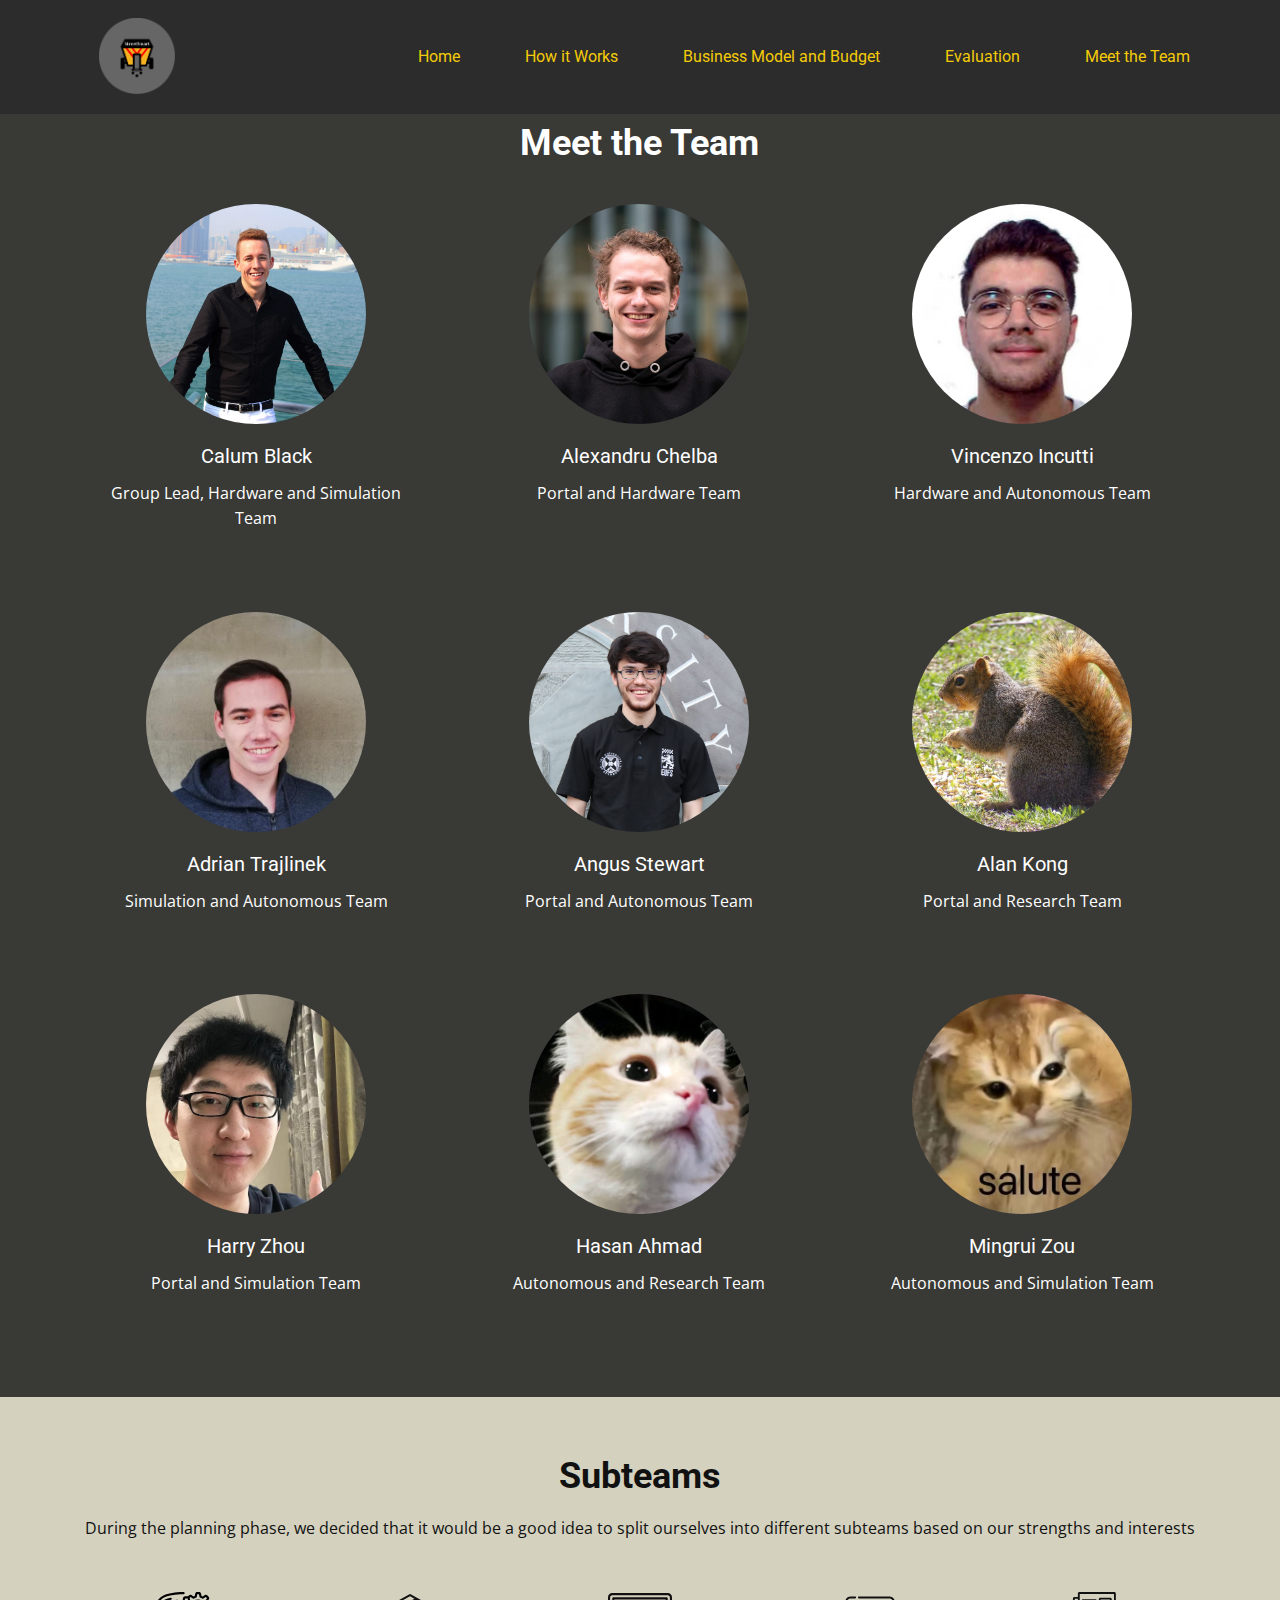
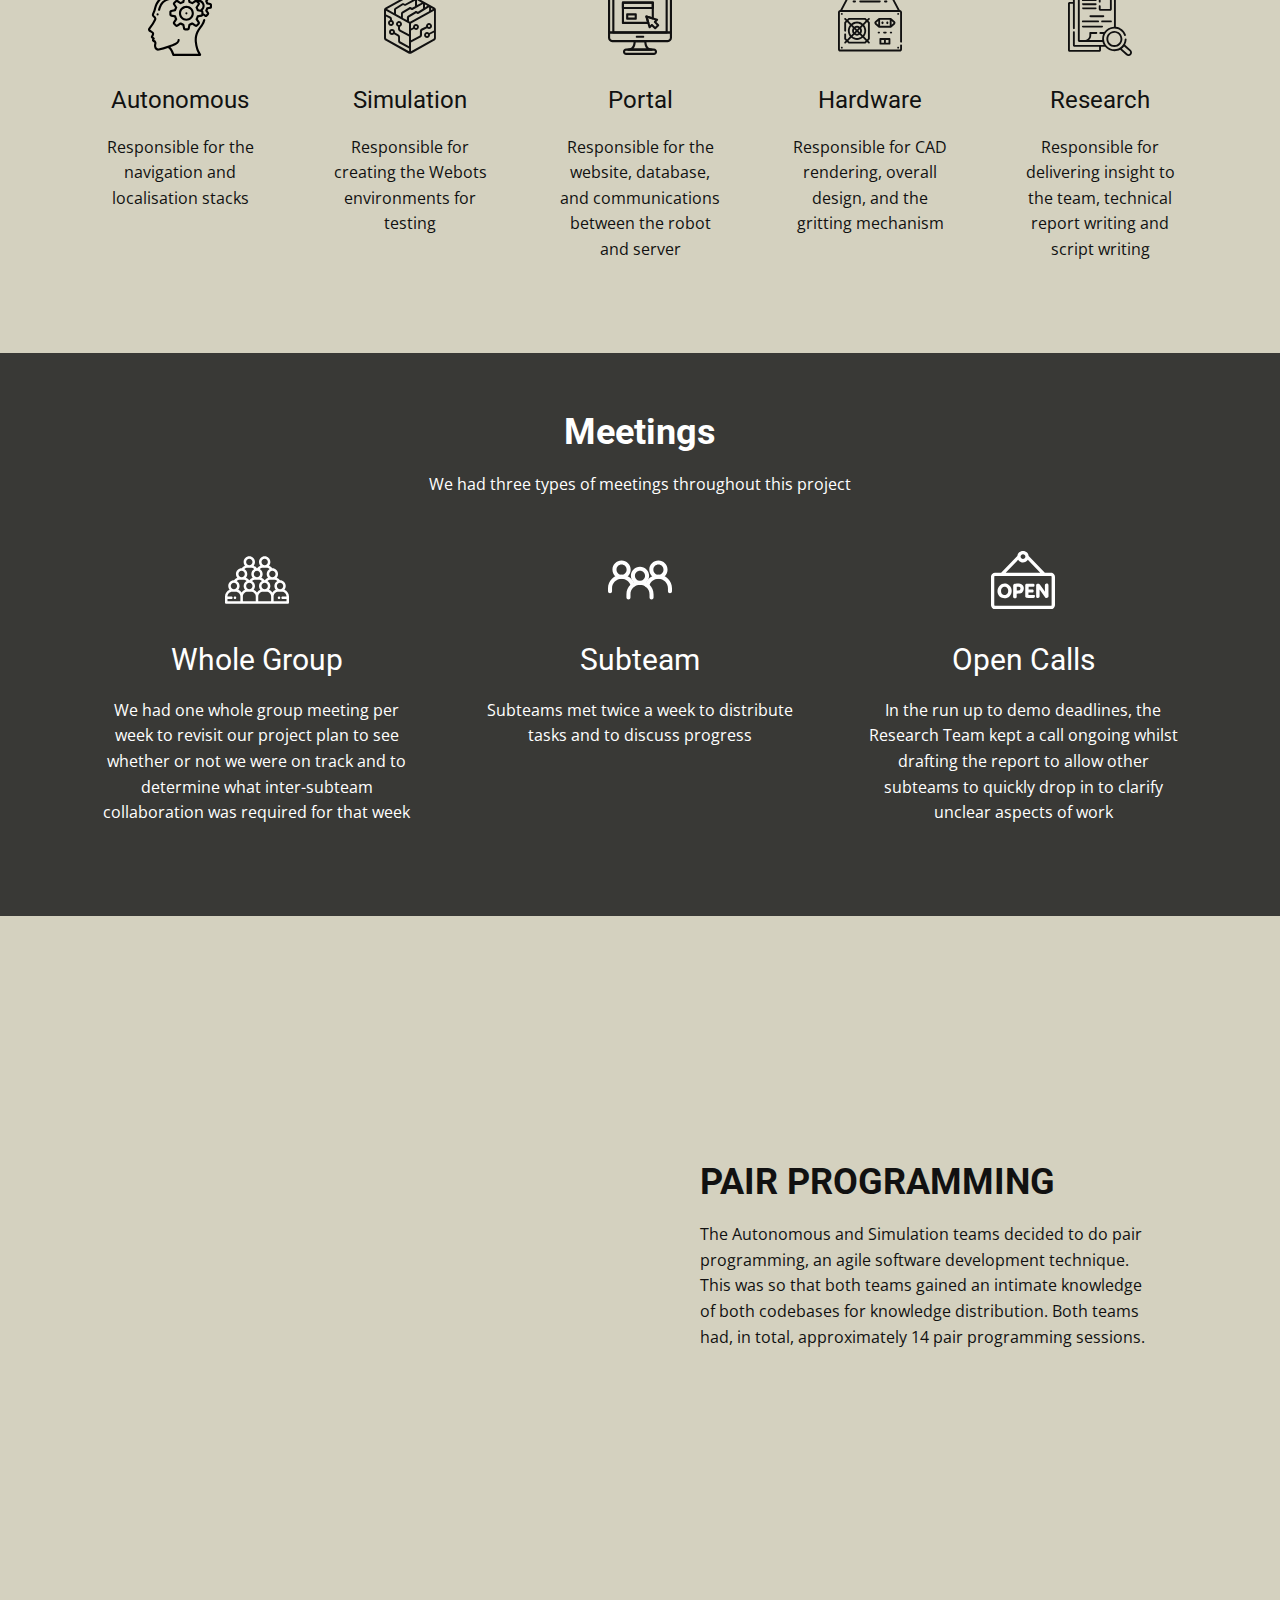
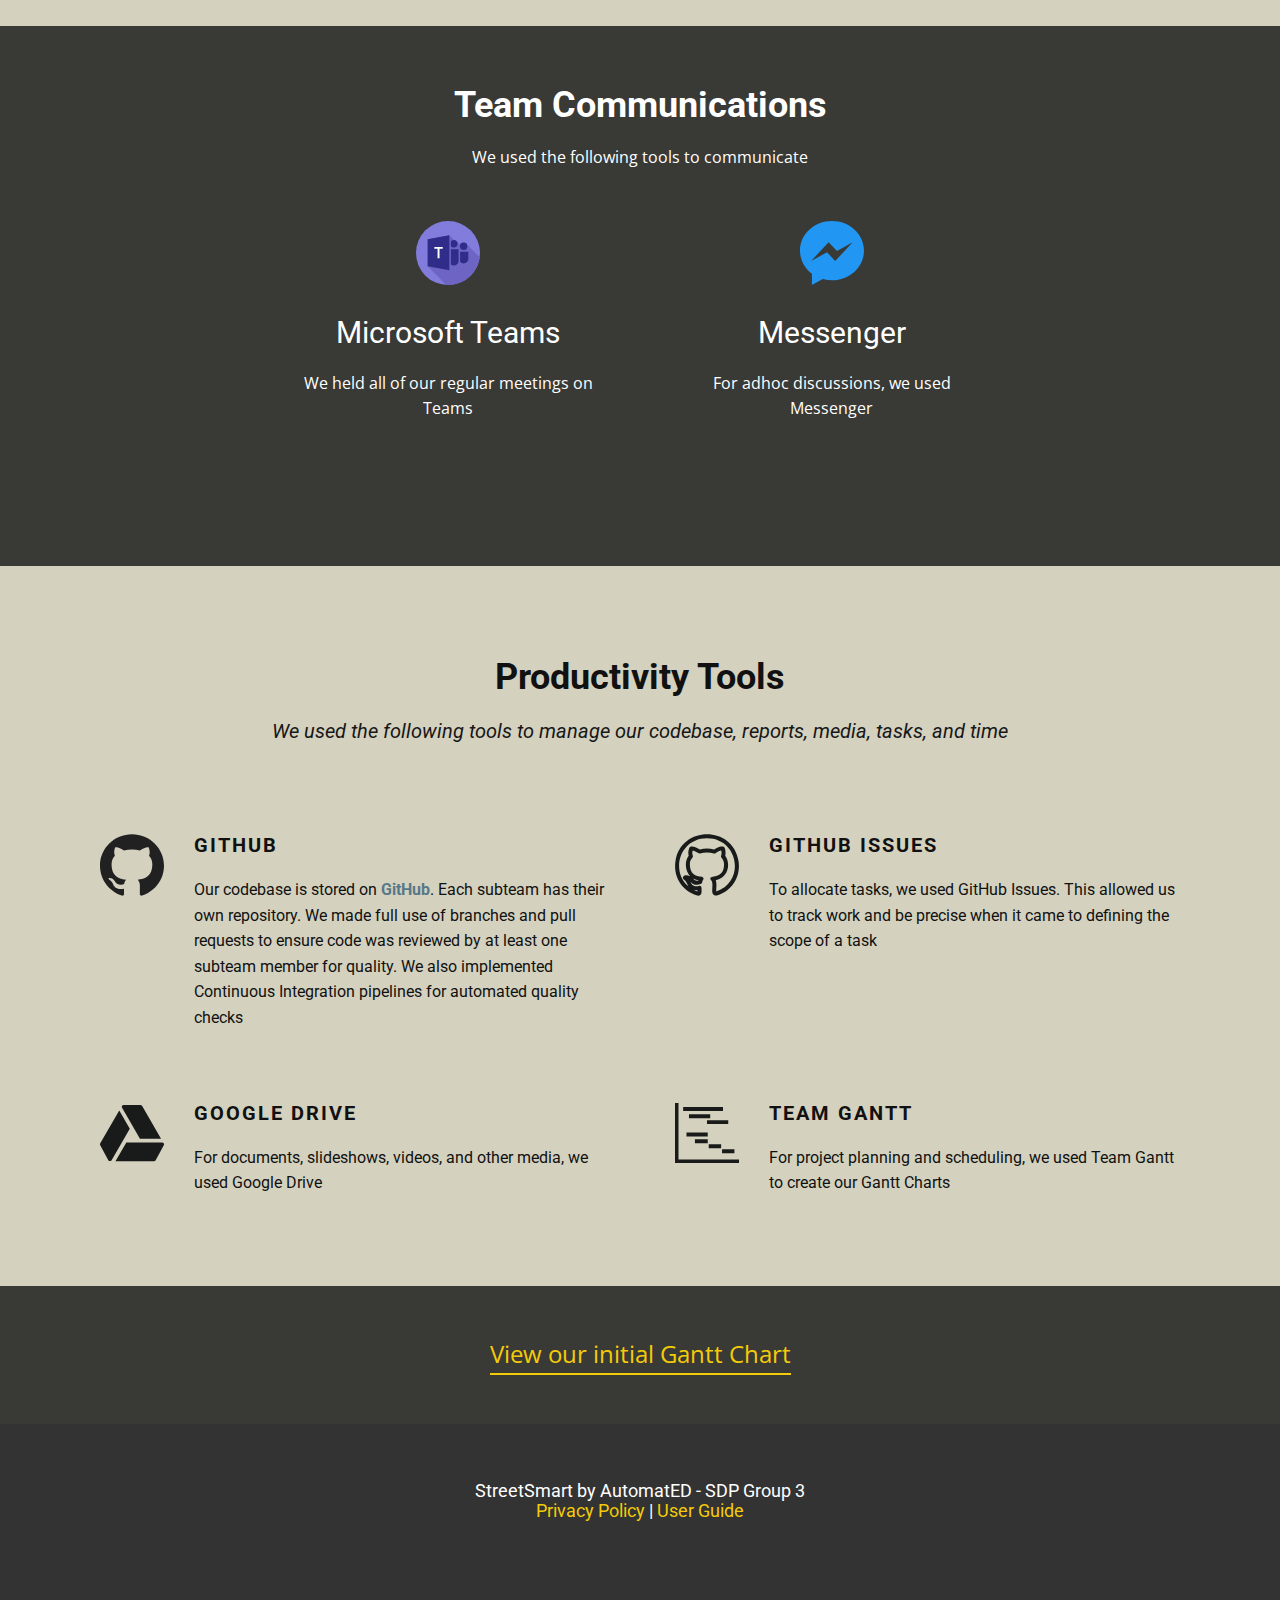
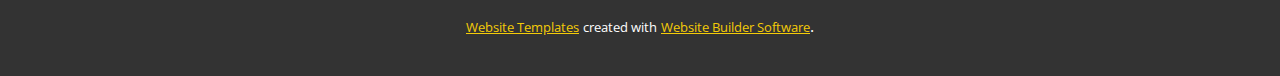
<file: Meet-the-Team.html>
<!DOCTYPE html>
<html style="font-size: 16px;">
  <head>
    <meta name="viewport" content="width=device-width, initial-scale=1.0">
    <meta charset="utf-8">
    <meta name="keywords" content="Meet the Team, Team Organisation, Project Schedule">
    <meta name="description" content="">
    <meta name="page_type" content="np-template-header-footer-from-plugin">
    <title>Meet the Team</title>
    <link rel="stylesheet" href="nicepage.css" media="screen">
<link rel="stylesheet" href="Meet-the-Team.css" media="screen">
    <script class="u-script" type="text/javascript" src="jquery-1.9.1.min.js" defer=""></script>
    <script class="u-script" type="text/javascript" src="nicepage.js" defer=""></script>
    <link rel="icon" href="images/favicon.ico">
    <link id="u-theme-google-font" rel="stylesheet" href="https://fonts.googleapis.com/css?family=Roboto:100,100i,300,300i,400,400i,500,500i,700,700i,900,900i|Open+Sans:300,300i,400,400i,600,600i,700,700i,800,800i">
    
    
    
    
    
    
    
    
    <script type="application/ld+json">{
		"@context": "http://schema.org",
		"@type": "Organization",
		"name": "WebSite309906",
		"url": "index.html",
		"logo": "images/CopyoftransparentLogo.png"
}</script>
    <meta property="og:title" content="Meet the Team">
    <meta property="og:type" content="website">
    <meta name="theme-color" content="#f4cb08">
    <link rel="canonical" href="index.html">
    <meta property="og:url" content="index.html">
  </head>
  <body class="u-body"><header class="u-clearfix u-header u-palette-2-base u-header" id="sec-28bf"><div class="u-clearfix u-sheet u-sheet-1">
        <nav class="u-align-left u-menu u-menu-dropdown u-nav-spacing-25 u-offcanvas u-menu-1">
          <div class="menu-collapse">
            <a class="u-button-style u-custom-color u-custom-text-active-color u-custom-text-color u-custom-text-hover-color u-nav-link" href="#" style="padding: 8px 0px;">
              <svg class="u-svg-link" preserveAspectRatio="xMidYMin slice" viewBox="0 0 302 302" style="undefined"><use xlink:href="#svg-7b92"></use></svg>
              <svg xmlns="http://www.w3.org/2000/svg" xmlns:xlink="http://www.w3.org/1999/xlink" version="1.1" id="svg-7b92" x="0px" y="0px" viewBox="0 0 302 302" style="enable-background:new 0 0 302 302;" xml:space="preserve" class="u-svg-content"><g><rect y="36" width="302" height="30"></rect><rect y="236" width="302" height="30"></rect><rect y="136" width="302" height="30"></rect>
</g><g></g><g></g><g></g><g></g><g></g><g></g><g></g><g></g><g></g><g></g><g></g><g></g><g></g><g></g><g></g></svg>
            </a>
          </div>
          <div class="u-custom-menu u-nav-container">
            <ul class="u-custom-font u-heading-font u-nav u-spacing-25 u-unstyled u-nav-1"><li class="u-nav-item"><a class="u-button-style u-nav-link u-text-active-palette-1-base u-text-hover-palette-1-base u-text-palette-1-base" href="Home.html" style="padding: 10px 20px;">Home</a>
</li><li class="u-nav-item"><a class="u-button-style u-nav-link u-text-active-palette-1-base u-text-hover-palette-1-base u-text-palette-1-base" href="How-it-Works.html" style="padding: 10px 20px;">How it Works</a>
</li><li class="u-nav-item"><a class="u-button-style u-nav-link u-text-active-palette-1-base u-text-hover-palette-1-base u-text-palette-1-base" href="Business-Model-and-Budget.html" style="padding: 10px 20px;">Business Model and Budget</a>
</li><li class="u-nav-item"><a class="u-button-style u-nav-link u-text-active-palette-1-base u-text-hover-palette-1-base u-text-palette-1-base" href="Evaluation.html" style="padding: 10px 20px;">Evaluation</a>
</li><li class="u-nav-item"><a class="u-button-style u-nav-link u-text-active-palette-1-base u-text-hover-palette-1-base u-text-palette-1-base" href="Meet-the-Team.html" style="padding: 10px 20px;">Meet the Team</a>
</li></ul>
          </div>
          <div class="u-custom-menu u-nav-container-collapse">
            <div class="u-align-center u-black u-container-style u-inner-container-layout u-opacity u-opacity-95 u-sidenav">
              <div class="u-sidenav-overflow">
                <div class="u-menu-close"></div>
                <ul class="u-align-center u-nav u-popupmenu-items u-unstyled u-nav-2"><li class="u-nav-item"><a class="u-button-style u-nav-link" href="Home.html">Home</a>
</li><li class="u-nav-item"><a class="u-button-style u-nav-link" href="How-it-Works.html">How it Works</a>
</li><li class="u-nav-item"><a class="u-button-style u-nav-link" href="Business-Model-and-Budget.html">Business Model and Budget</a>
</li><li class="u-nav-item"><a class="u-button-style u-nav-link" href="Evaluation.html">Evaluation</a>
</li><li class="u-nav-item"><a class="u-button-style u-nav-link" href="Meet-the-Team.html">Meet the Team</a>
</li></ul>
              </div>
            </div>
            <div class="u-black u-menu-overlay u-opacity u-opacity-70"></div>
          </div>
        </nav>
        <a href="#" class="u-image u-logo u-image-1" src="" data-image-width="2588" data-image-height="2620" title="Home">
          <img src="images/CopyoftransparentLogo.png" class="u-logo-image u-logo-image-1" data-image-width="77.1026">
        </a>
      </div></header>
    <section class="u-clearfix u-custom-color-3 u-custom-typography u-section-1" id="sec-529a">
      <div class="u-clearfix u-sheet u-sheet-1">
        <h2 class="u-text u-text-1">
          <span style="font-weight: 700;">Meet the Team</span>
          <br>
        </h2>
        <div class="u-list u-repeater u-list-1">
          <div class="u-align-center u-container-style u-list-item u-repeater-item">
            <div class="u-container-layout u-similar-container u-valign-top u-container-layout-1">
              <div alt="" class="u-image u-image-circle u-image-1" src="" data-image-width="1604" data-image-height="1849"></div>
              <h5 class="u-text u-text-2">Calum Black<br>
              </h5>
              <p class="u-text u-text-3" spellcheck="false">Group Lead, Hardware and Simulation Team<br>
              </p>
            </div>
          </div>
          <div class="u-align-center u-container-style u-list-item u-repeater-item">
            <div class="u-container-layout u-similar-container u-valign-top u-container-layout-2">
              <div alt="" class="u-image u-image-circle u-image-2" src="" data-image-width="800" data-image-height="800"></div>
              <h5 class="u-text u-text-4">Alexandru Chelba<br>
              </h5>
              <p class="u-text u-text-5">Portal and Hardware Team<br>
              </p>
            </div>
          </div>
          <div class="u-align-center u-container-style u-list-item u-repeater-item">
            <div class="u-container-layout u-similar-container u-valign-top u-container-layout-3">
              <div alt="" class="u-image u-image-circle u-image-3" src="" data-image-width="466" data-image-height="562"></div>
              <h5 class="u-text u-text-6">Vincenzo Incutti<br>
              </h5>
              <p class="u-text u-text-7">Hardware and Autonomous Team<br>
              </p>
            </div>
          </div>
          <div class="u-align-center u-container-style u-list-item u-repeater-item">
            <div class="u-container-layout u-similar-container u-valign-top u-container-layout-4">
              <div alt="" class="u-image u-image-circle u-image-4" src="" data-image-width="460" data-image-height="460"></div>
              <h5 class="u-text u-text-8">Adrian Trajlinek<br>
              </h5>
              <p class="u-text u-text-9">Simulation and Autonomous Team<br>
              </p>
            </div>
          </div>
          <div class="u-align-center u-container-style u-list-item u-repeater-item">
            <div class="u-container-layout u-similar-container u-valign-top u-container-layout-5">
              <div alt="" class="u-image u-image-circle u-image-5" src="" data-image-width="2048" data-image-height="1365"></div>
              <h5 class="u-text u-text-10">Angus Stewart<br>
              </h5>
              <p class="u-text u-text-11" spellcheck="false">Portal and Autonomous Team<br>
              </p>
            </div>
          </div>
          <div class="u-align-center u-container-style u-list-item u-repeater-item">
            <div class="u-container-layout u-similar-container u-valign-top u-container-layout-6">
              <div alt="" class="u-image u-image-circle u-image-6" src="" data-image-width="922" data-image-height="692"></div>
              <h5 class="u-text u-text-12">Alan Kong<br>
              </h5>
              <p class="u-text u-text-13">Portal and Research Team<br>
              </p>
            </div>
          </div>
          <div class="u-align-center u-container-style u-list-item u-repeater-item">
            <div class="u-container-layout u-similar-container u-valign-top u-container-layout-7">
              <div alt="" class="u-image u-image-circle u-image-7" src="" data-image-width="1080" data-image-height="1438"></div>
              <h5 class="u-text u-text-14">Harry Zhou<br>
              </h5>
              <p class="u-text u-text-15">Portal and Simulation Team<br>
              </p>
            </div>
          </div>
          <div class="u-align-center u-container-style u-list-item u-repeater-item">
            <div class="u-container-layout u-similar-container u-valign-top u-container-layout-8">
              <div alt="" class="u-image u-image-circle u-image-8" src="" data-image-width="1049" data-image-height="1793"></div>
              <h5 class="u-text u-text-16">Hasan Ahmad<br>
              </h5>
              <p class="u-text u-text-17">Autonomous and Research Team<br>
              </p>
            </div>
          </div>
          <div class="u-align-center u-container-style u-list-item u-repeater-item">
            <div class="u-container-layout u-similar-container u-valign-top u-container-layout-9">
              <div alt="" class="u-image u-image-circle u-image-9" src="" data-image-width="496" data-image-height="481"></div>
              <h5 class="u-text u-text-18">Mingrui Zou<br>
              </h5>
              <p class="u-text u-text-19">Autonomous and Simulation Team<br>
              </p>
            </div>
          </div>
        </div>
      </div>
    </section>
    <section class="u-clearfix u-custom-color-1 u-section-2" id="sec-2b49">
      <div class="u-clearfix u-sheet u-valign-middle u-sheet-1">
        <h2 class="u-align-center u-text u-text-1">
          <span style="font-weight: 700;">Subteams</span>
          <br>
        </h2>
        <p class="u-align-center u-text u-text-2">During the planning phase, we decided that it would be a good idea to split ourselves into different subteams based on our strengths and interests <br>
        </p>
        <div class="u-list u-repeater u-list-1">
          <div class="u-align-center u-container-style u-list-item u-repeater-item">
            <div class="u-container-layout u-similar-container u-valign-top u-container-layout-1"><span class="u-icon u-icon-circle u-icon-1"><svg class="u-svg-link" preserveAspectRatio="xMidYMin slice" viewBox="0 0 60 60" style=""><use xlink:href="#svg-57b0"></use></svg><svg class="u-svg-content" viewBox="0 0 60 60" id="svg-57b0"><!-- Generator: Sketch 51.3 (57544) - http://www.bohemiancoding.com/sketch --><title></title><desc>Created with Sketch.</desc><defs></defs><g id="Page-1" stroke="none" stroke-width="1" fill="none" fill-rule="evenodd"><g id="001---Thinking" transform="translate(-1.000000, -1.000000)" fill="currentColor" fill-rule="nonzero"><path d="M2.471,38.391 C2.80005232,38.6189823 3.14721108,38.8196521 3.509,38.991 C3.942,39.212 4.666,39.582 4.717,39.842 C4.78064547,40.1834239 4.73987106,40.5361052 4.6,40.854 C4.451,41.174 4.294,41.449 4.16,41.687 C3.793,42.333 3.181,43.416 4.105,44.172 C4.321,44.372 4.694,44.661 5.035,44.922 C4.78441543,45.359553 4.67085435,45.8622176 4.709,46.365 C4.76152783,46.7585059 4.97385582,47.1129888 5.296,47.345 C5.521,47.505 5.762,47.645 5.996,47.78 C6.584,48.115 6.814,48.271 6.896,48.58 C6.94978392,48.9868253 6.91220601,49.4005239 6.786,49.791 C6.727,50.051 6.67,50.31 6.633,50.576 C6.53388213,51.4880722 6.64963657,52.4106831 6.971,53.27 C7.41980058,54.8623838 8.85981681,55.9719644 10.514,56 C10.7885376,55.9989755 11.0622663,55.9701619 11.331,55.914 C14.1878144,55.2369552 17.0028891,54.3945364 19.762,53.391 C22.014,54.713 23.438,58.733 23.809,60.242 C23.920161,60.68769 24.3206567,61.0003324 24.78,61 L49.88,60.93 C50.198095,60.9293833 50.4969218,60.7774667 50.6848608,60.5208273 C50.8727998,60.2641879 50.9274293,59.9334437 50.832,59.63 C50.5846858,58.9524827 50.2437077,58.3129385 49.819,57.73 C49.578794,57.3850885 49.3622956,57.0242578 49.171,56.65 C48.7188236,55.7328582 48.341269,54.7807785 48.042,53.803 C47.4715867,51.8703347 47.0756672,49.8904026 46.859,47.887 C46.507966,44.8952242 46.9615672,41.8639663 48.173,39.106 C48.9122569,37.5764407 49.8234731,36.136142 50.889,34.813 C51.489,34.003 52.112,33.164 52.671,32.283 C53.6321388,30.7899577 54.3289881,29.1425518 54.731,27.413 C54.8460505,26.8791113 54.5114792,26.3516636 53.9794685,26.2282197 C53.4474578,26.1047757 52.9148068,26.4309993 52.783,26.961 C52.4314133,28.4704896 51.8225164,29.9081629 50.983,31.211 C50.464,32.032 49.864,32.84 49.283,33.622 C48.1258779,35.0658493 47.138408,36.6378155 46.34,38.307 C44.9857491,41.3914307 44.4796514,44.7815258 44.874,48.127 C45.1046037,50.2517021 45.5266518,52.3512322 46.135,54.4 C46.4635283,55.4757581 46.8785487,56.5231747 47.376,57.532 C47.6039935,57.9827154 47.8629471,58.4170892 48.151,58.832 L48.218,58.932 L25.536,59 C24.8713257,56.6279525 23.6661515,54.4421411 22.015,52.614 L22.915,52.301 C23.587,52.066 24.094,51.889 24.356,51.801 C28.638,50.436 30.78,48.486 30.721,46.001 C30.7182366,45.7355712 30.6081371,45.482567 30.4157897,45.2996392 C30.2234424,45.1167114 29.9652332,45.0194436 29.7,45.03 C29.1480455,45.043101 28.711146,45.5010397 28.724,46.053 C28.748,47.076 27.905,48.574 23.748,49.898 C23.476,49.985 22.948,50.168 22.257,50.411 C21.514,50.67 20.572,51 19.532,51.353 L19.525,51.353 C16.7127178,52.3842169 13.8432836,53.252326 10.931,53.953 C9.99956857,54.1281128 9.09414704,53.543105 8.871,52.622 C8.65593078,52.057559 8.57148532,51.4517397 8.624,50.85 C8.653,50.65 8.7,50.44 8.746,50.236 C8.95881949,49.5379821 8.99320139,48.7977397 8.846,48.083 C8.55558392,47.1672593 7.88207735,46.4226076 7,46.042 L6.785,45.919 C6.8927899,45.7000453 7.02209318,45.4923561 7.171,45.299 C7.33854781,45.0861849 7.41260189,44.8145074 7.37622447,44.5461062 C7.33984705,44.2777049 7.19615003,44.0355401 6.978,43.875 C6.739,43.699 6.178,43.275 5.758,42.941 C5.806,42.854 5.858,42.758 5.909,42.672 C6.066,42.396 6.246,42.072 6.42,41.705 C6.7369138,41.0045174 6.82981169,40.2232671 6.686,39.468 C6.447,38.248 5.278,37.65 4.425,37.214 C4.13761917,37.0772821 3.8620164,36.9170713 3.601,36.735 C3.3867006,36.5914967 3.18587589,36.4288287 3.001,36.249 C3.001,36.097 3.164,35.73 3.925,34.803 C5.71442401,32.4974321 7.24840125,30.0045095 8.5,27.368 C8.73495197,26.9546937 8.86732269,26.4910533 8.886,26.016 C8.78126997,25.0098204 8.24631249,24.0981682 7.419,23.516 C7.014,23.144 6.631,22.794 6.588,22.499 C6.59716584,22.2539682 6.6521118,22.0128165 6.75,21.788 C6.913,21.36 7.102,20.94 7.29,20.519 C7.71168773,19.6504232 8.04664372,18.7423575 8.29,17.808 C8.51915248,16.6872697 8.81976635,15.5823467 9.19,14.5 C9.97819736,12.3242079 11.1987103,10.3304994 12.778,8.639 C14.69,6.614 17.7,5.182 21.74,4.38 C24.8302507,3.7015418 27.9659239,3.24967331 31.122,3.028 C32.1839091,2.97327653 33.2483942,2.99600337 34.307,3.096 C34.6635511,3.12922571 35.0107435,2.9697098 35.2177934,2.67754037 C35.4248432,2.38537094 35.4602946,2.00493549 35.3107934,1.67954036 C35.1612921,1.35414523 34.8495511,1.13322569 34.493,1.1 C33.3374622,0.994121422 32.1758293,0.971062542 31.017,1.031 C27.7634202,1.25675503 24.5307612,1.72066432 21.345,2.419 C16.836,3.319 13.559,4.9 11.323,7.264 C9.55732352,9.15152632 8.19251764,11.3773301 7.311,13.807 C6.9057464,14.9893713 6.57673786,16.1965153 6.326,17.421 C6.11227241,18.2062701 5.82500188,18.9696463 5.468,19.701 C5.268,20.156 5.062,20.611 4.882,21.084 C4.65441414,21.6127171 4.5609791,22.1894723 4.61,22.763 C4.8168587,23.6556162 5.33568064,24.4450199 6.073,24.989 C6.563,25.438 6.886,25.754 6.89,26.03 C6.85360177,26.1818088 6.79639369,26.3278576 6.72,26.464 C5.52274253,28.9855874 4.05549416,31.369866 2.344,33.575 C1.62,34.458 0.86,35.487 1.019,36.517 C1.23194481,37.3111886 1.75515682,37.9864637 2.471,38.391 Z" id="Shape"></path><path d="M12.938,15.889 C13.5402067,14.2194768 14.4735494,12.6888491 15.682,11.389 C17.015,9.978 19.32,8.939 22.534,8.3 C23.0757913,8.19258061 23.4279194,7.66629134 23.3205,7.1245 C23.2130806,6.58270867 22.6867913,6.23058063 22.145,6.338 C18.516,7.06 15.853,8.296 14.229,10.012 C12.8335648,11.5097112 11.7559042,13.2745166 11.061,15.2 C10.7243635,16.1990012 10.4501679,17.2179671 10.24,18.251 L12.193,18.684 C12.3846747,17.7381463 12.6334635,16.8047707 12.938,15.889 Z" id="Shape"></path><path d="M33.859,6.6 L33.259,9.592 C32.6805956,9.78193603 32.1176112,10.0159557 31.575,10.292 L29.036,8.592 C28.2426795,8.07246529 27.1935673,8.18146939 26.524,8.853 L24.864,10.512 C24.1792627,11.1842524 24.0684732,12.2480835 24.6,13.047 L26.292,15.574 C26.0159557,16.1166112 25.781936,16.6795956 25.592,17.258 L22.604,17.858 C21.6703403,18.0465982 20.99924,18.8674828 21,19.82 L21,22.18 C20.9993305,23.1309129 21.6682992,23.9508176 22.6,24.141 L25.592,24.741 C25.781936,25.3194044 26.0159557,25.8823888 26.292,26.425 L24.592,28.964 C24.0724653,29.7573205 24.1814694,30.8064327 24.853,31.476 L26.513,33.136 C27.1864487,33.8176142 28.247926,33.9277833 29.047,33.399 L31.574,31.707 C32.1166112,31.9830443 32.6795956,32.217064 33.258,32.407 L33.858,35.395 C34.0461827,36.3290573 34.8671751,37.0006642 35.82,37 L38.18,37 C39.1309129,37.0006695 39.9508176,36.3317008 40.141,35.4 L40.741,32.408 C41.3194044,32.218064 41.8823888,31.9840443 42.425,31.708 L44.964,33.408 C45.7573205,33.9275347 46.8064327,33.8185306 47.476,33.147 L49.135,31.488 C49.8197373,30.8157476 49.9305268,29.7519165 49.399,28.953 L47.707,26.426 C47.9830443,25.8833888 48.217064,25.3204044 48.407,24.742 L51.395,24.142 C51.9885151,24.0220083 52.4952294,23.6385687 52.772,23.1 L54.279,24.11 C54.5697752,24.2931736 54.9063394,24.3905727 55.25,24.391 C55.7293935,24.3911137 56.1890276,24.1999894 56.527,23.86 L57.857,22.53 C58.4618334,21.9220891 58.5589835,20.973937 58.09,20.256 L56.8,18.326 C56.9871155,17.9499161 57.1488112,17.5617126 57.284,17.164 L59.547,16.713 C60.3936943,16.5466623 61.0032411,15.8028725 61,14.94 L61,13.06 C61.0030336,12.2003503 60.3977714,11.4585377 59.555,11.289 L57.282,10.836 C57.1478713,10.438184 56.9868328,10.0499542 56.8,9.674 L58.11,7.721 C58.5639303,7.00570823 58.4599909,6.07108524 57.86,5.473 L56.53,4.143 C55.922263,3.53779968 54.9738411,3.44062188 54.256,3.91 L52.326,5.2 C51.9499161,5.01288454 51.5617126,4.85118876 51.164,4.716 L50.712,2.453 C50.5457334,1.60667646 49.8024967,0.997239137 48.94,1 L47.06,1 C46.2003503,0.996966426 45.4585377,1.60222855 45.289,2.445 L44.836,4.718 C44.4381067,4.85310296 44.0498753,5.01514447 43.674,5.203 L41.721,3.893 C41.0055289,3.43984551 40.0714306,3.54372655 39.473,4.143 L38.573,5.043 C38.4436922,5.0160327 38.3120798,5.00163235 38.18,5 L35.82,5 C34.8690871,4.99933051 34.0491824,5.6682992 33.859,6.6 Z M49.147,10.52 L48.68,10.053 C50.4133051,10.2850256 51.7919506,11.621558 52.0776196,13.3468335 C52.3632887,15.072109 51.4890129,16.7816774 49.923,17.56 L48.405,17.26 C48.215064,16.6815956 47.9810443,16.1186112 47.705,15.576 L49.405,13.037 C49.9264129,12.243938 49.8186243,11.1936262 49.147,10.523 L49.147,10.52 Z M40.777,5.664 L43.063,7.2 C43.3835708,7.41496713 43.7992359,7.42625392 44.131,7.229 C44.7034389,6.89209833 45.3190971,6.63473301 45.961,6.464 C46.3277847,6.36494573 46.6067573,6.06660008 46.681,5.694 L47.218,3 L48.782,3 L49.319,5.7 C49.3932427,6.07260008 49.6722153,6.37094573 50.039,6.47 C50.6809029,6.64073301 51.2965611,6.89809833 51.869,7.235 C52.2019115,7.43046291 52.6176003,7.41684015 52.937,7.2 L55.223,5.666 L56.333,6.776 L54.8,9.063 C54.5850329,9.38357082 54.5737461,9.79923591 54.771,10.131 C55.1079017,10.7034389 55.365267,11.3190971 55.536,11.961 C55.6350543,12.3277847 55.9333999,12.6067573 56.306,12.681 L59.006,13.218 L59.006,14.782 L56.311,15.319 C55.9383999,15.3932427 55.6400543,15.6722153 55.541,16.039 C55.370267,16.6809029 55.1129017,17.2965611 54.776,17.869 C54.5787461,18.2007641 54.5900329,18.6164292 54.805,18.937 L56.339,21.223 L55.229,22.333 L53,20.842 L53,19.82 C53.0001082,19.234505 52.7444127,18.6781847 52.3,18.297 C54.0605397,16.6010013 54.6129084,14.0048874 53.6953147,11.7390689 C52.7777209,9.47325041 50.5745579,7.99305052 48.13,8 C47.5253871,8.00380086 46.9251048,8.1023295 46.351,8.292 C45.8623993,8.22081366 45.3646116,8.33032695 44.951,8.6 L42.426,10.292 C41.8833888,10.0159557 41.3204044,9.78193603 40.742,9.592 L40.142,6.604 C40.1243052,6.52387839 40.1012534,6.44503458 40.073,6.368 L40.777,5.664 Z M35.1,10.577 L35.82,7 L38.18,7 L38.899,10.58 C38.9737582,10.9515702 39.2521574,11.2489424 39.618,11.348 C40.4442241,11.5707344 41.2379049,11.9001742 41.979,12.328 C42.3092429,12.5195562 42.7197375,12.5063645 43.037,12.294 L46.063,10.27 L47.739,11.937 L45.709,14.966 C45.4966355,15.2832625 45.4834438,15.6937571 45.675,16.024 C46.1028258,16.7650951 46.4322656,17.5587759 46.655,18.385 C46.7540576,18.7508426 47.0514298,19.0292418 47.423,19.104 L51,19.819 L51,22.18 L47.42,22.899 C47.0484298,22.9737582 46.7510576,23.2521574 46.652,23.618 C46.4292656,24.4442241 46.0998258,25.2379049 45.672,25.979 C45.4804438,26.3092429 45.4936355,26.7197375 45.706,27.037 L47.73,30.063 L46.063,31.739 L43.034,29.709 C42.7167375,29.4966355 42.3062429,29.4834438 41.976,29.675 C41.2349049,30.1028258 40.4412241,30.4322656 39.615,30.655 C39.2491574,30.7540576 38.9707582,31.0514298 38.896,31.423 L38.18,35 L35.82,35 L35.101,31.42 C35.0262418,31.0484298 34.7478426,30.7510576 34.382,30.652 C33.5557759,30.4292656 32.7620951,30.0998258 32.021,29.672 C31.6907571,29.4804438 31.2802625,29.4936355 30.963,29.706 L27.937,31.73 L26.261,30.063 L28.291,27.034 C28.5033645,26.7167375 28.5165562,26.3062429 28.325,25.976 C27.8971742,25.2349049 27.5677344,24.4412241 27.345,23.615 C27.2459424,23.2491574 26.9485702,22.9707582 26.577,22.896 L23,22.18 L23,19.82 L26.58,19.101 C26.9515702,19.0262418 27.2489424,18.7478426 27.348,18.382 C27.5707344,17.5557759 27.9001742,16.7620951 28.328,16.021 C28.5195562,15.6907571 28.5063645,15.2802625 28.294,14.963 L26.27,11.937 L27.937,10.261 L30.966,12.291 C31.2832625,12.5033645 31.6937571,12.5165562 32.024,12.325 C32.7650951,11.8971742 33.5587759,11.5677344 34.385,11.345 C34.7492906,11.2446453 35.0259064,10.9475251 35.1,10.577 Z" id="Shape"></path><path d="M37,28 C40.8659932,28 44,24.8659932 44,21 C44,17.1340068 40.8659932,14 37,14 C33.1340068,14 30,17.1340068 30,21 C30.0044086,24.8641657 33.1358343,27.9955914 37,28 Z M37,16 C39.7614237,16 42,18.2385763 42,21 C42,23.7614237 39.7614237,26 37,26 C34.2385763,26 32,23.7614237 32,21 C32.0033061,18.2399468 34.2399468,16.0033061 37,16 Z" id="Shape"></path><circle id="Oval" cx="37" cy="21" r="1"></circle><circle id="Oval" cx="10" cy="22" r="1"></circle>
</g>
</g></svg>
            
            
          </span>
              <h3 class="u-text u-text-3">Autonomous</h3>
              <p class="u-text u-text-4">Responsible for the navigation and localisation stacks<br>
              </p>
            </div>
          </div>
          <div class="u-align-center u-container-style u-list-item u-repeater-item">
            <div class="u-container-layout u-similar-container u-valign-top u-container-layout-2"><span class="u-icon u-icon-circle u-icon-2"><svg class="u-svg-link" preserveAspectRatio="xMidYMin slice" viewBox="0 0 64 64" style=""><use xlink:href="#svg-72fd"></use></svg><svg class="u-svg-content" viewBox="0 0 64 64" id="svg-72fd"><path d="m56.5 15.6-23-12.9c-.9-.5-2-.5-2.9 0l-23 12.9c-1 .5-1.6 1.5-1.6 2.6v27.7c0 1.1.6 2.1 1.5 2.6l23 12.9c.9.5 2 .5 2.9 0l23-12.9c.9-.5 1.5-1.5 1.5-2.6v-27.7c.1-1.1-.5-2.1-1.4-2.6zm-9.5-3.1 2.4 1.3-2.4 1.6zm-8-4.4 4.6 2.6-4.6 2.4zm-2 6.1-3 1.6-1-.5c-.6-.3-1.4-.3-2 .1l-7.1 4.4c-.6.4-.9 1-.9 1.7v3.3l-5-2.8v-4.5l7.1-4.4 1 .5c.6.3 1.3.3 1.9 0l9-4.9zm-12 7.4 7.1-4.4 1 .5c.6.3 1.3.3 1.9 0l10-5.6v4.5l-5.1 3.2-1-.5c-.6-.3-1.4-.3-2 .1l-7.1 4.4c-.6.4-.9 1-.9 1.7v2.6l-4-2.2v-4.3zm7.5 8c-.3.2-.7.2-1 0l-.5-.3v-3.7l7.1-4.4 1 .5c.6.3 1.4.3 2-.1l10-6.4v4zm20.5-13.7 2 1.1-2 1.1zm-21.5-11.5c.3-.2.7-.2 1 0l4 2.3-9.5 5.2-1-.5c-.6-.3-1.4-.3-2 .1l-7.1 4.4c-.6.4-.9 1-.9 1.7v3.3l-7-3.9zm-23 42.3c-.3-.2-.5-.5-.5-.9v-21.2l3.4 1.7c.3.2.6.5.6.9v.9c-1.6.6-2.4 2.3-1.8 3.8.6 1.6 2.3 2.4 3.8 1.8s2.4-2.3 1.8-3.8c-.3-.9-1-1.5-1.8-1.8v-.9c0-1.1-.6-2.2-1.7-2.7l-4.3-2.1v-3.7l22.5 12.6c.1.1.3.1.5.2v10.8l-8.5-4.6c-.3-.2-.5-.5-.5-.9v-2c1.6-.6 2.4-2.3 1.8-3.8s-2.3-2.4-3.8-1.8c-1.6.6-2.4 2.3-1.8 3.8.3.9 1 1.5 1.8 1.8v2c0 1.1.6 2.1 1.6 2.6l9.4 5.1v9.7l-8.5-4.6c-.3-.2-.5-.5-.5-.9v-3.7c0-1.1-.6-2-1.5-2.6l-3.5-2c0-.1 0-.3 0-.4 0-1.7-1.3-3-3-3s-3 1.3-3 3 1.3 3 3 3c.8 0 1.5-.3 2.1-.8l3.5 2.1c.3.2.5.5.5.9v3.7c0 1.1.6 2.1 1.6 2.6l9.4 5.1v2.7zm5.5-15.7c0 .6-.4 1-1 1s-1-.4-1-1 .4-1 1-1 1 .4 1 1zm6 1c0-.6.4-1 1-1s1 .4 1 1-.4 1-1 1-1-.4-1-1zm-5 8c0 .6-.4 1-1 1s-1-.4-1-1 .4-1 1-1 1 .4 1 1zm40.5 6.7-22.5 12.6v-8.7l9.4-5.1c1-.5 1.6-1.5 1.6-2.6v-3.6c0-.4.2-.7.6-.9l4.4-2.2c1.2 1.1 3.1 1.1 4.2-.1s1.1-3.1-.1-4.2-3.1-1.1-4.2.1c-.6.5-.9 1.2-.9 2v.4l-4.4 2.2c-1 .5-1.7 1.5-1.7 2.7v3.6c0 .4-.2.7-.5.9l-8.4 4.5v-9.7l2.9-1.5c1.2 1.1 3.1 1.1 4.2-.1s1.1-3.1-.1-4.2-3.1-1.1-4.2.1c-.5.6-.8 1.3-.8 2.1v.4l-2 1v-4.9c.2 0 .3-.1.5-.2l22.5-12.6v19.7l-4.9 2.5c-1.2-1.1-3.1-1.1-4.2.1s-1.1 3.1.1 4.2 3.1 1.1 4.2-.1c.5-.6.8-1.3.8-2.1 0-.1 0-.2 0-.4l4-2v5.2c0 .4-.2.7-.5.9zm-5.5-12.7c0-.6.4-1 1-1s1 .4 1 1-.4 1-1 1-1-.4-1-1zm-13 1c0-.6.4-1 1-1s1 .4 1 1-.4 1-1 1-1-.4-1-1zm13 8c0 .6-.4 1-1 1s-1-.4-1-1 .4-1 1-1 1 .4 1 1z"></path></svg>
            
            
          </span>
              <h3 class="u-text u-text-5">Simulation</h3>
              <p class="u-text u-text-6">Responsible for creating the Webots environments for testing<br>
              </p>
            </div>
          </div>
          <div class="u-align-center u-container-style u-list-item u-repeater-item">
            <div class="u-container-layout u-similar-container u-valign-top u-container-layout-3"><span class="u-icon u-icon-circle u-icon-3"><svg class="u-svg-link" preserveAspectRatio="xMidYMin slice" viewBox="0 0 512 512" style=""><use xlink:href="#svg-7684"></use></svg><svg class="u-svg-content" viewBox="0 0 512 512" x="0px" y="0px" id="svg-7684" style="enable-background:new 0 0 512 512;"><g><g><path d="M477.858,8.533H34.142C15.317,8.533,0,23.851,0,42.675v281.591c0,4.71,3.823,8.533,8.533,8.533h494.933    c4.71,0,8.533-3.823,8.533-8.533V42.675C512,23.851,496.683,8.533,477.858,8.533z M494.933,315.733H17.067V42.675    c0-9.421,7.663-17.075,17.075-17.075h443.716c9.412,0,17.075,7.654,17.075,17.075V315.733z"></path>
</g>
</g><g><g><path d="M503.467,315.733H8.533c-4.71,0-8.533,3.823-8.533,8.533v42.658c0,18.825,15.317,34.142,34.142,34.142h443.716    c18.825,0,34.142-15.317,34.142-34.142v-42.658C512,319.556,508.177,315.733,503.467,315.733z M494.933,366.925    c0,9.421-7.663,17.075-17.075,17.075H34.142c-9.412,0-17.075-7.654-17.075-17.075V332.8h477.867V366.925z"></path>
</g>
</g><g><g><path d="M281.6,349.867h-51.2c-4.71,0-8.533,3.823-8.533,8.533s3.823,8.533,8.533,8.533h51.2c4.71,0,8.533-3.823,8.533-8.533    S286.31,349.867,281.6,349.867z"></path>
</g>
</g><g><g><path d="M469.333,42.667H42.667c-4.71,0-8.533,3.823-8.533,8.533v273.067c0,4.71,3.823,8.533,8.533,8.533h426.667    c4.71,0,8.533-3.823,8.533-8.533V51.2C477.867,46.49,474.044,42.667,469.333,42.667z M460.8,315.733H51.2v-256h409.6V315.733z"></path>
</g>
</g><g><g><path d="M366.933,452.267H145.067c-14.114,0-25.6,11.486-25.6,25.6s11.486,25.6,25.6,25.6h221.867c14.114,0,25.6-11.486,25.6-25.6    S381.047,452.267,366.933,452.267z M366.933,486.4H145.067c-4.71,0-8.533-3.831-8.533-8.533s3.823-8.533,8.533-8.533h221.867    c4.71,0,8.533,3.831,8.533,8.533S371.644,486.4,366.933,486.4z"></path>
</g>
</g><g><g><path d="M349.867,452.267c-28.314,0-42.667-20.096-42.667-59.733c0-4.71-3.823-8.533-8.533-8.533h-85.333    c-4.71,0-8.533,3.823-8.533,8.533c0,39.637-14.353,59.733-42.667,59.733c-4.71,0-8.533,3.823-8.533,8.533    c0,4.71,3.823,8.533,8.533,8.533h187.733c4.71,0,8.533-3.823,8.533-8.533C358.4,456.09,354.577,452.267,349.867,452.267z     M203.699,452.267c10.505-11.639,16.691-28.971,17.937-51.2h68.736c1.237,22.229,7.424,39.561,17.937,51.2H203.699z"></path>
</g>
</g><g><g><path d="M407.757,259.959l-20.599-20.599l11.46-11.46c2.125-2.125,2.978-5.214,2.244-8.124c-0.734-2.91-2.944-5.214-5.82-6.084    l-85.333-25.6c-3.012-0.905-6.263-0.077-8.482,2.142c-2.227,2.219-3.046,5.478-2.142,8.482l25.6,85.333    c0.862,2.884,3.174,5.094,6.084,5.828c2.901,0.717,5.999-0.12,8.124-2.244l12.066-12.075l20.599,20.608    c1.596,1.604,3.772,2.5,6.033,2.5s4.437-0.896,6.033-2.5l24.132-24.141C411.093,268.689,411.093,263.296,407.757,259.959z     M377.591,278.067l-18.756-18.765c-2.176-2.176-5.026-3.26-7.876-3.26c-2.859,0-5.709,1.092-7.876,3.251l-6.161,6.161    l-16.939-56.465l56.465,16.939l-6.605,6.605c-1.818,1.826-2.816,4.25-2.816,6.827c0,2.586,1.007,5.026,2.833,6.835l19.797,19.797    L377.591,278.067z"></path>
</g>
</g><g><g><path d="M358.4,76.8H119.467c-4.71,0-8.533,3.823-8.533,8.533V128c0,4.71,3.823,8.533,8.533,8.533H358.4    c4.71,0,8.533-3.823,8.533-8.533V85.333C366.933,80.623,363.11,76.8,358.4,76.8z M349.867,119.467H128v-25.6h221.867V119.467z"></path>
</g>
</g><g><g><path d="M221.867,170.667H153.6c-4.71,0-8.533,3.823-8.533,8.533v34.133c0,4.71,3.823,8.533,8.533,8.533h68.267    c4.71,0,8.533-3.823,8.533-8.533V179.2C230.4,174.49,226.577,170.667,221.867,170.667z M213.333,204.8h-51.2v-17.067h51.2V204.8z"></path>
</g>
</g><g><g><path d="M358.4,76.8H119.467c-4.71,0-8.533,3.823-8.533,8.533v162.133c0,4.71,3.823,8.533,8.533,8.533h203.145    c2.705,0,5.239-1.271,6.844-3.439c1.613-2.167,2.108-4.966,1.331-7.552l-10.803-36.019l35.968,10.795    c2.586,0.777,5.385,0.282,7.543-1.331c2.167-1.604,3.439-4.147,3.439-6.844V85.333C366.933,80.623,363.11,76.8,358.4,76.8z     M349.867,200.141L309.7,188.092c-3.012-0.905-6.263-0.077-8.482,2.142c-2.227,2.227-3.046,5.478-2.142,8.491l12.066,40.209H128    V93.867h221.867V200.141z"></path>
</g>
</g></svg>
            
            
          </span>
              <h3 class="u-text u-text-7">Portal</h3>
              <p class="u-text u-text-8">Responsible for the website, database, and communications between the robot and server<br>
              </p>
            </div>
          </div>
          <div class="u-align-center u-container-style u-list-item u-repeater-item">
            <div class="u-container-layout u-similar-container u-valign-top u-container-layout-4"><span class="u-icon u-icon-circle u-icon-4"><svg class="u-svg-link" preserveAspectRatio="xMidYMin slice" viewBox="0 0 512 512" style=""><use xlink:href="#svg-f8eb"></use></svg><svg class="u-svg-content" viewBox="0 0 512 512" id="svg-f8eb"><g><path d="m252.78 209.524c-2.93-2.929-7.678-2.929-10.607 0l-10.191 10.191-9.866-9.866c-1.407-1.407-3.314-2.197-5.304-2.197h-129.115c-1.989 0-3.896.79-5.304 2.197l-9.866 9.866-10.191-10.191c-2.93-2.929-7.678-2.929-10.607 0s-2.929 7.678 0 10.606l10.191 10.191-9.866 9.866c-1.406 1.406-2.196 3.314-2.196 5.303v64.043c0 4.143 3.357 7.5 7.5 7.5s7.5-3.357 7.5-7.5v-60.937l7.669-7.669 22.866 22.866c-10.292 12.629-16.478 28.73-16.478 46.254s6.185 33.626 16.478 46.254l-22.866 22.866-7.669-7.669v-31.979c0-4.143-3.357-7.5-7.5-7.5s-7.5 3.357-7.5 7.5v35.085c0 1.989.79 3.896 2.196 5.304l9.866 9.866-10.191 10.191c-2.929 2.93-2.929 7.678 0 10.607 1.465 1.464 3.384 2.196 5.304 2.196 1.919 0 3.839-.732 5.304-2.196l10.191-10.191 9.866 9.866c1.407 1.406 3.314 2.196 5.304 2.196h129.115c1.989 0 3.896-.79 5.304-2.196l9.866-9.866 10.191 10.191c1.465 1.464 3.385 2.196 5.304 2.196s3.839-.732 5.304-2.196c2.929-2.93 2.929-7.678 0-10.607l-10.191-10.191 9.866-9.866c1.406-1.407 2.196-3.314 2.196-5.304v-129.114c0-1.989-.79-3.897-2.196-5.303l-9.866-9.866 10.191-10.191c2.927-2.929 2.927-7.678-.002-10.606zm-161.976 13.128h122.902l7.669 7.669-22.866 22.866c-12.629-10.292-28.73-16.478-46.254-16.478s-33.625 6.185-46.254 16.478l-22.866-22.866zm36.906 87.396c0-4.039.987-7.85 2.723-11.215l11.215 11.215-11.215 11.215c-1.736-3.364-2.723-7.175-2.723-11.215zm49.09 0c0 4.039-.987 7.851-2.723 11.215l-11.215-11.215 11.215-11.215c1.736 3.365 2.723 7.176 2.723 11.215zm-13.331 21.822c-3.364 1.736-7.175 2.723-11.215 2.723s-7.85-.987-11.215-2.723l11.215-11.215zm-11.214-32.429-11.215-11.215c3.364-1.736 7.175-2.723 11.215-2.723s7.851.987 11.215 2.723zm22.141-22.141c-6.322-4.288-13.944-6.797-22.142-6.797s-15.82 2.508-22.142 6.797l-13.438-13.438c9.855-7.61 22.194-12.152 35.579-12.152s25.724 4.543 35.579 12.152zm-44.282 65.497c6.322 4.288 13.944 6.796 22.141 6.796s15.819-2.508 22.141-6.796l13.438 13.438c-9.855 7.61-22.193 12.152-35.579 12.152s-25.724-4.543-35.579-12.152zm54.889-10.607c4.288-6.322 6.796-13.944 6.796-22.141s-2.508-15.819-6.796-22.141l13.438-13.438c7.61 9.855 12.152 22.193 12.152 35.579s-4.543 25.724-12.153 35.579zm-91.087-22.142c0-13.386 4.543-25.724 12.152-35.579l13.438 13.438c-4.288 6.322-6.796 13.944-6.796 22.141s2.508 15.82 6.796 22.141l-13.438 13.438c-7.609-9.855-12.152-22.193-12.152-35.579zm119.79 87.397h-122.902l-7.669-7.669 22.866-22.866c12.629 10.292 28.73 16.477 46.254 16.477s33.625-6.185 46.254-16.477l22.866 22.866zm25.945-148.848v122.902l-7.669 7.669-22.866-22.866c10.292-12.629 16.478-28.73 16.478-46.254 0-17.523-6.185-33.625-16.478-46.254l22.866-22.866z"></path><path d="m38.078 174.95c0-4.142-3.357-7.472-7.5-7.472s-7.5 3.386-7.5 7.528 3.357 7.5 7.5 7.5 7.5-3.358 7.5-7.5z"></path><path d="m30.578 437.617c-4.143 0-7.5 3.387-7.5 7.529s3.357 7.5 7.5 7.5 7.5-3.357 7.5-7.5v-.058c0-4.141-3.357-7.471-7.5-7.471z"></path><path d="m488.923 174.95c0-4.142-3.357-7.472-7.5-7.472s-7.5 3.386-7.5 7.528 3.357 7.5 7.5 7.5 7.5-3.358 7.5-7.5z"></path><path d="m481.423 437.617c-4.143 0-7.5 3.387-7.5 7.529s3.357 7.5 7.5 7.5 7.5-3.357 7.5-7.5v-.058c0-4.141-3.358-7.471-7.5-7.471z"></path><path d="m459.911 246.583c0-4.857-2.096-9.479-5.749-12.681l-27.843-24.392c-1.368-1.198-3.124-1.858-4.942-1.858h-92.087c-1.818 0-3.574.661-4.942 1.859l-27.842 24.392c-3.654 3.201-5.749 7.823-5.749 12.681s2.095 9.48 5.749 12.682l27.842 24.392c1.368 1.198 3.124 1.858 4.942 1.858h92.087c1.818 0 3.574-.66 4.942-1.858l27.844-24.393c3.652-3.202 5.748-7.824 5.748-12.682zm-123.121-23.931h77.087v47.863h-77.087zm-31.033 23.931c0-.384.109-.939.634-1.398l15.399-13.491v29.78l-15.399-13.491c-.525-.46-.634-1.015-.634-1.4zm138.52 1.399-15.4 13.492v-29.78l15.399 13.491c.524.459.635 1.014.635 1.399s-.11.939-.634 1.398z"></path><path d="m355.945 235.185c-4.143 0-7.5 3.358-7.5 7.5v7.798c0 4.142 3.357 7.5 7.5 7.5s7.5-3.358 7.5-7.5v-7.798c0-4.142-3.357-7.5-7.5-7.5z"></path><path d="m394.723 235.185c-4.143 0-7.5 3.358-7.5 7.5v7.798c0 4.142 3.357 7.5 7.5 7.5s7.5-3.358 7.5-7.5v-7.798c0-4.142-3.358-7.5-7.5-7.5z"></path><path d="m339.153 420.627h72.361c4.143 0 7.5-3.357 7.5-7.5v-37.347c0-4.143-3.357-7.5-7.5-7.5h-72.361c-4.143 0-7.5 3.357-7.5 7.5v37.347c0 4.143 3.358 7.5 7.5 7.5zm64.862-15h-21.181v-22.347h21.181zm-57.362-22.346h21.181v22.347h-21.181z"></path><path d="m336.023 324.611c0-4.143-3.357-7.5-7.5-7.5h-3.639c-4.143 0-7.5 3.357-7.5 7.5s3.357 7.5 7.5 7.5h3.639c4.143 0 7.5-3.358 7.5-7.5z"></path><path d="m382.153 332.111c4.143 0 7.5-3.357 7.5-7.5s-3.357-7.5-7.5-7.5h-13.639c-4.143 0-7.5 3.357-7.5 7.5s3.357 7.5 7.5 7.5z"></path><path d="m425.783 332.111c4.143 0 7.5-3.357 7.5-7.5s-3.357-7.5-7.5-7.5h-3.639c-4.143 0-7.5 3.357-7.5 7.5s3.357 7.5 7.5 7.5z"></path><path d="m333.999 83.502c4.143 0 7.5-3.358 7.5-7.5s-3.357-7.5-7.5-7.5h-155.997c-4.143 0-7.5 3.358-7.5 7.5s3.357 7.5 7.5 7.5z"></path><path d="m136.244 68.502h-11.644c-4.143 0-7.5 3.358-7.5 7.5s3.357 7.5 7.5 7.5h11.645c4.143 0 7.5-3.358 7.5-7.5s-3.358-7.5-7.501-7.5z"></path><path d="m387.401 83.502c4.143 0 7.5-3.358 7.5-7.5s-3.357-7.5-7.5-7.5h-11.645c-4.143 0-7.5 3.358-7.5 7.5s3.357 7.5 7.5 7.5z"></path><path d="m504.5 405.633c4.143 0 7.5-3.357 7.5-7.5v-235.42c0-9.994-7.978-18.14-17.896-18.453l-45.539-86.611c-6.978-13.271-20.626-21.516-35.62-21.516h-245.697c-4.143 0-7.5 3.358-7.5 7.5s3.357 7.5 7.5 7.5h245.696c9.405 0 17.967 5.171 22.343 13.496l41.853 79.601h-442.28l41.852-79.601c4.377-8.324 12.938-13.496 22.343-13.496h38.206c4.143 0 7.5-3.358 7.5-7.5s-3.357-7.5-7.5-7.5h-38.205c-14.993 0-28.642 8.244-35.62 21.515l-45.539 86.612c-9.919.313-17.897 8.459-17.897 18.453v294.671c0 10.191 8.291 18.482 18.482 18.482h475.035c10.191 0 18.482-8.291 18.482-18.482v-29.264c0-4.143-3.357-7.5-7.5-7.5s-7.5 3.357-7.5 7.5v29.264c0 1.92-1.562 3.482-3.482 3.482h-475.035c-1.92 0-3.482-1.562-3.482-3.482v-294.671c0-1.92 1.562-3.482 3.482-3.482h475.035c1.92 0 3.482 1.562 3.482 3.482v235.42c.001 4.143 3.358 7.5 7.501 7.5z"></path>
</g></svg>
            
            
          </span>
              <h3 class="u-text u-text-9">Hardware</h3>
              <p class="u-text u-text-10">Responsible for CAD rendering, overall design, and the gritting mechanism<br>
              </p>
            </div>
          </div>
          <div class="u-align-center u-container-style u-list-item u-repeater-item">
            <div class="u-container-layout u-similar-container u-valign-top u-container-layout-5"><span class="u-icon u-icon-circle u-icon-5"><svg class="u-svg-link" preserveAspectRatio="xMidYMin slice" viewBox="0 0 511.991 511.991" style=""><use xlink:href="#svg-2529"></use></svg><svg class="u-svg-content" viewBox="0 0 511.991 511.991" id="svg-2529"><g><path d="m258.665 150.196h79.169c6.893 0 12.5-5.607 12.5-12.5v-79.508c0-6.893-5.607-12.5-12.5-12.5h-79.169c-6.893 0-12.5 5.607-12.5 12.5v18.812c0 4.143 3.357 7.5 7.5 7.5s7.5-3.357 7.5-7.5v-16.312h74.169v74.509h-74.169v-22.111c0-4.143-3.357-7.5-7.5-7.5s-7.5 3.357-7.5 7.5v24.611c0 6.892 5.607 12.499 12.5 12.499z"></path><path d="m118.983 138.075h102.173c4.143 0 7.5-3.357 7.5-7.5s-3.357-7.5-7.5-7.5h-102.173c-4.143 0-7.5 3.357-7.5 7.5s3.358 7.5 7.5 7.5z"></path><path d="m289.959 193.979c0-4.143-3.357-7.5-7.5-7.5h-103.101c-4.143 0-7.5 3.357-7.5 7.5s3.357 7.5 7.5 7.5h103.101c4.142 0 7.5-3.358 7.5-7.5z"></path><path d="m118.983 105.442h102.173c4.143 0 7.5-3.357 7.5-7.5s-3.357-7.5-7.5-7.5h-102.173c-4.143 0-7.5 3.357-7.5 7.5s3.358 7.5 7.5 7.5z"></path><path d="m118.983 72.809h102.173c4.143 0 7.5-3.357 7.5-7.5s-3.357-7.5-7.5-7.5h-102.173c-4.143 0-7.5 3.357-7.5 7.5s3.358 7.5 7.5 7.5z"></path><path d="m118.983 284.461h153.855c4.143 0 7.5-3.357 7.5-7.5s-3.357-7.5-7.5-7.5h-153.855c-4.143 0-7.5 3.357-7.5 7.5s3.358 7.5 7.5 7.5z"></path><path d="m118.983 242.504h121.678c4.143 0 7.5-3.357 7.5-7.5s-3.357-7.5-7.5-7.5h-121.678c-4.143 0-7.5 3.357-7.5 7.5s3.358 7.5 7.5 7.5z"></path><path d="m343.299 227.504h-70.128c-4.143 0-7.5 3.357-7.5 7.5s3.357 7.5 7.5 7.5h70.128c4.143 0 7.5-3.357 7.5-7.5s-3.358-7.5-7.5-7.5z"></path><path d="m503.269 463.925c-.091-.09-.185-.177-.28-.262l-46.153-41.067c7.292-13.286 11.454-28.173 12.007-43.689.147-4.14-3.089-7.615-7.228-7.763-4.147-.123-7.614 3.089-7.763 7.228-1.136 44.18-38.556 80.57-82.825 80.128-45.7 0-82.88-37.305-82.88-83.158-.693-44.937 38.003-83.794 82.88-83.158 34.96 0 66.338 22.185 78.081 55.203 1.388 3.902 5.681 5.944 9.579 4.554 3.903-1.388 5.941-5.677 4.554-9.579-12.527-35.224-43.989-59.998-80.398-64.452v-265.41c0-6.893-5.607-12.5-12.5-12.5h-278.87c-6.893 0-12.5 5.607-12.5 12.5v27.127h-26.975c-6.893 0-12.5 5.607-12.5 12.5v27.126h-26.976c-6.893 0-12.5 5.607-12.5 12.5v374.146c0 6.893 5.607 12.5 12.5 12.5h238.813c6.893 0 12.5-5.607 12.5-12.5v-27.127h32.559c17.968 21.23 44.757 34.729 74.634 34.729 16.418 0 32.268-4.059 46.371-11.685l46.504 41.65c11.058 10.955 28.975 11.56 40.07.61 11.103-10.611 10.432-29.656-.704-40.151zm-409.296-448.925h273.87v262.247c-31.876 1.039-60.843 17.613-78.154 43.496h-30.452c-4.143 0-7.5 3.357-7.5 7.5s3.357 7.5 7.5 7.5h22.206c-1.004 2.284-1.929 4.615-2.765 6.997-3.67 10.455-5.53 21.425-5.53 32.602 0 2.968.14 5.902.398 8.804h-104.342c10.294-9.862 16.726-23.747 16.726-39.12v-9.282h40.799c4.143 0 7.5-3.357 7.5-7.5s-3.357-7.5-7.5-7.5h-48.299c-4.143 0-7.5 3.357-7.5 7.5v16.782c0 21.571-17.47 39.12-38.942 39.12h-38.015zm-39.475 408.771v-102.521c0-4.143-3.357-7.5-7.5-7.5s-7.5 3.357-7.5 7.5v105.021c0 6.893 5.607 12.5 12.5 12.5h196.837v24.627h-233.813v-369.145h24.476v195.296c0 4.143 3.357 7.5 7.5 7.5s7.5-3.357 7.5-7.5v-234.922h24.476v337.019c0 4.143 3.357 7.5 7.5 7.5h189.591c2.176 8.727 5.517 16.995 9.852 24.626h-231.419zm438.917 69.65c-5.19 5.174-13.994 4.646-19.357-.998l-43.618-39.066c6.733-5.158 12.942-11.356 18.106-18.061l44.315 39.433c5.114 4.924 5.707 13.729.554 18.692z"></path><path d="m371.028 311.238c-34.608-.493-64.456 29.462-63.93 64.104 0 35.347 28.679 64.103 63.93 64.103 35.25 0 63.929-28.756 63.929-64.103s-28.679-64.104-63.929-64.104zm0 113.206c-26.979 0-48.93-22.027-48.93-49.103-.41-26.532 22.436-49.479 48.93-49.104 26.979 0 48.929 22.027 48.929 49.104 0 27.076-21.949 49.103-48.929 49.103z"></path>
</g></svg>
            
            
          </span>
              <h3 class="u-text u-text-11">Research</h3>
              <p class="u-text u-text-12">Responsible for delivering insight to the team, technical report writing and script writing<br>
              </p>
            </div>
          </div>
        </div>
      </div>
    </section>
    <section class="u-clearfix u-custom-color-3 u-section-3" id="sec-8216">
      <div class="u-clearfix u-sheet u-valign-middle u-sheet-1">
        <h2 class="u-align-center u-text u-text-1">Meetings</h2>
        <p class="u-align-center u-text u-text-2">We had three types of meetings throughout this project<br>
        </p>
        <div class="u-list u-repeater u-list-1">
          <div class="u-align-center u-container-style u-list-item u-repeater-item">
            <div class="u-container-layout u-similar-container u-valign-top u-container-layout-1"><span class="u-icon u-icon-circle u-icon-1"><svg class="u-svg-link" preserveAspectRatio="xMidYMin slice" viewBox="0 0 512 512" style=""><use xlink:href="#svg-41b0"></use></svg><svg class="u-svg-content" viewBox="0 0 512 512" x="0px" y="0px" id="svg-41b0" style="enable-background:new 0 0 512 512;"><g><g><path d="M432.234,388.82h-0.236c-5.522,0-10,4.478-10,10c0,5.522,4.478,10,10,10h0.236c5.522,0,10-4.478,10-10    C442.234,393.298,437.757,388.82,432.234,388.82z"></path>
</g>
</g><g><g><path d="M511.999,398.798V387.89c0-24.602-15.375-45.666-37.015-54.129c6.793-7.986,10.91-18.341,10.91-29.651    c0-25.184-20.364-45.672-45.395-45.672c-0.145,0-0.287,0.01-0.431,0.011c-6.659-9.589-15.928-16.842-26.524-20.975    c6.758-7.977,10.851-18.305,10.851-29.582c0-25.184-20.364-45.672-45.396-45.672c-0.144,0-0.285,0.01-0.429,0.011    c-6.659-9.591-15.929-16.845-26.526-20.978c6.758-7.977,10.851-18.305,10.851-29.583C362.896,86.488,342.531,66,317.5,66    s-45.396,20.488-45.396,45.671c0,11.278,4.093,21.607,10.851,29.583c-10.599,4.133-19.867,11.387-26.527,20.978    c-0.143-0.001-0.285-0.011-0.428-0.011c-0.144,0-0.286,0.01-0.429,0.011c-6.66-9.591-15.929-16.845-26.527-20.978    c6.758-7.977,10.851-18.305,10.851-29.583C239.894,86.488,219.531,66,194.5,66c-25.032,0-45.397,20.488-45.397,45.671    c0,11.278,4.093,21.607,10.851,29.583c-10.598,4.133-19.867,11.387-26.526,20.978c-0.143-0.001-0.285-0.011-0.428-0.011    c-25.031,0-45.396,20.488-45.396,45.672c0,11.277,4.093,21.605,10.851,29.582c-10.597,4.133-19.866,11.385-26.525,20.975    c-0.144-0.001-0.286-0.011-0.43-0.011c-25.031,0-45.396,20.488-45.396,45.672c0,11.31,4.117,21.665,10.911,29.651    C15.375,342.225,0,363.289,0,387.891V436c0,5.522,4.477,10,10,10h491.999c5.523,0,10-4.478,10-10v-37.162    c0-0.007,0.001-0.013,0.001-0.02C512,398.811,511.999,398.805,511.999,398.798z M440.5,278.438    c14.003,0.001,25.395,11.517,25.395,25.672c0,14.155-11.392,25.671-25.395,25.671c-14.004,0-25.397-11.516-25.397-25.671    C415.103,289.955,426.496,278.438,440.5,278.438z M379,182.221c14.003,0,25.396,11.516,25.396,25.672    c0,14.155-11.393,25.671-25.396,25.671s-25.396-11.516-25.396-25.671C353.604,193.738,364.997,182.221,379,182.221z M317.5,86    c14.003,0,25.396,11.516,25.396,25.671c0,14.155-11.393,25.672-25.396,25.672s-25.396-11.517-25.396-25.672    C292.104,97.516,303.497,86,317.5,86z M303.736,157.343h27.526c9.786,0,19.007,3.867,25.927,10.508    c-14.044,7.774-23.585,22.807-23.585,40.042c0,11.277,4.093,21.605,10.851,29.582c-10.598,4.133-19.865,11.385-26.524,20.975    c-0.144-0.001-0.286-0.011-0.431-0.011c-0.145,0-0.287,0.01-0.432,0.011c-6.659-9.589-15.927-16.842-26.524-20.975    c6.758-7.977,10.851-18.305,10.851-29.582c0-17.235-9.541-32.268-23.586-40.042C284.729,161.21,293.95,157.343,303.736,157.343z     M342.896,304.11c0,14.155-11.393,25.671-25.396,25.671c-14.004,0-25.397-11.515-25.397-25.671    c0-14.155,11.393-25.672,25.397-25.672C331.503,278.438,342.896,289.955,342.896,304.11z M256,182.221    c14.003,0,25.395,11.517,25.395,25.672c0,14.155-11.393,25.671-25.395,25.671c-14.003,0-25.396-11.516-25.396-25.671    C230.604,193.737,241.997,182.221,256,182.221z M194.5,86c14.002,0,25.394,11.516,25.394,25.671    c0,14.155-11.392,25.672-25.394,25.672c-14.003,0-25.397-11.517-25.397-25.672C169.103,97.516,180.497,86,194.5,86z     M180.736,157.343h27.526c9.786,0,19.007,3.867,25.927,10.509c-14.045,7.773-23.585,22.806-23.585,40.041    c0,11.277,4.093,21.605,10.851,29.582c-10.597,4.133-19.866,11.385-26.525,20.975c-0.144-0.001-0.286-0.011-0.43-0.011    c-0.145,0-0.286,0.01-0.43,0.011c-6.659-9.59-15.928-16.842-26.525-20.975c6.758-7.977,10.851-18.305,10.851-29.582    c0-17.235-9.541-32.268-23.585-40.042C161.729,161.21,170.951,157.343,180.736,157.343z M219.894,304.11    c0,14.155-11.392,25.671-25.394,25.671c-14.003,0-25.397-11.515-25.397-25.671c0-14.155,11.393-25.672,25.397-25.672    C208.502,278.438,219.894,289.955,219.894,304.11z M133,182.221c14.003,0,25.395,11.517,25.395,25.672    c0,14.155-11.393,25.671-25.395,25.671c-14.003,0-25.396-11.516-25.396-25.671C107.604,193.737,118.997,182.221,133,182.221z     M71.5,278.439c14.003,0,25.395,11.517,25.395,25.672c0,14.155-11.393,25.671-25.395,25.671    c-14.003,0-25.396-11.516-25.396-25.671C46.104,289.955,57.497,278.439,71.5,278.439z M122.999,426H20v-17.182h31.035    c5.523,0,10-4.477,10-10c0-5.522-4.477-10-10-10H20v-0.928c0-21.014,17.096-38.109,38.109-38.109H84.89    c21.014,0,38.109,17.096,38.109,38.109V426z M132.998,355.336c-6.567-9.674-15.978-17.258-27.015-21.574    c6.794-7.986,10.911-18.341,10.911-29.651c0-17.234-9.54-32.266-23.584-40.041c6.921-6.64,16.141-10.506,25.926-10.506h27.526    c9.786,0,19.006,3.866,25.925,10.506c-14.044,7.774-23.585,22.807-23.585,40.041c0,11.31,4.117,21.666,10.911,29.651    C148.976,338.078,139.565,345.662,132.998,355.336z M245.999,426H143v-38.109c0-21.014,17.096-38.109,38.109-38.109h26.781    c21.014,0,38.109,17.096,38.109,38.109V426z M256,355.336c-6.567-9.674-15.979-17.259-27.016-21.574    c6.793-7.986,10.91-18.341,10.91-29.651c0-17.234-9.539-32.266-23.583-40.04c6.92-6.641,16.14-10.507,25.925-10.507h27.526    c9.785,0,19.005,3.866,25.925,10.507c-14.044,7.774-23.584,22.806-23.584,40.04c0,11.31,4.117,21.665,10.911,29.651    C271.977,338.078,262.566,345.662,256,355.336z M368.999,426H266v-38.109c0-21.014,17.096-38.109,38.108-38.109h26.782    c21.014,0,38.109,17.096,38.109,38.109V426z M378.999,355.335c-6.566-9.674-15.978-17.258-27.015-21.574    c6.793-7.986,10.91-18.341,10.91-29.651c0-17.234-9.54-32.266-23.584-40.041c6.92-6.64,16.14-10.506,25.925-10.506h27.526    c9.785,0,19.006,3.866,25.925,10.506c-14.041,7.776-23.583,22.807-23.583,40.041c0,11.31,4.117,21.665,10.911,29.651    C394.977,338.077,385.566,345.661,378.999,355.335z M491.998,388.819h-31.034c-5.522,0-10,4.478-10,10c0,5.523,4.478,10,10,10    h31.034V426H389v-38.109c0-21.014,17.096-38.109,38.109-38.109h26.781c21.013,0,38.108,17.096,38.108,38.109V388.819z"></path>
</g>
</g><g><g><path d="M80.001,388.82h-0.235c-5.523,0-10,4.478-10,10c0,5.522,4.477,10,10,10h0.235c5.523,0,10-4.478,10-10    C90.001,393.298,85.524,388.82,80.001,388.82z"></path>
</g>
</g></svg>
            
            
          </span>
              <h3 class="u-text u-text-3">Whole Group<br>
              </h3>
              <p class="u-text u-text-4" spellcheck="false">We had one whole group meeting per week to revisit our project plan to see whether or not we were on track and to determine what inter-subteam collaboration was required for that week<br>
              </p>
            </div>
          </div>
          <div class="u-align-center u-container-style u-list-item u-repeater-item">
            <div class="u-container-layout u-similar-container u-valign-top u-container-layout-2"><span class="u-icon u-icon-circle u-icon-2"><svg class="u-svg-link" preserveAspectRatio="xMidYMin slice" viewBox="0 0 512 512" style=""><use xlink:href="#svg-ebd6"></use></svg><svg class="u-svg-content" viewBox="0 0 512 512" x="0px" y="0px" id="svg-ebd6" style="enable-background:new 0 0 512 512;"><g><g><path d="M256,149.603c-40.204,0-72.911,32.707-72.911,72.911c0,40.204,32.708,72.911,72.911,72.911s72.911-32.708,72.911-72.911    C328.911,182.311,296.204,149.603,256,149.603z M256,263.021c-22.338,0-40.506-18.174-40.506-40.506    c0-22.338,18.168-40.506,40.506-40.506s40.506,18.168,40.506,40.506S278.338,263.021,256,263.021z"></path>
</g>
</g><g><g><path d="M256,262.481c-59.858,0-108.557,48.699-108.557,108.557v24.304c0,8.949,7.253,16.203,16.203,16.203    c8.949,0,16.203-7.253,16.203-16.203v-24.304c0-41.992,34.16-76.152,76.152-76.152c41.992,0,76.152,34.166,76.152,76.152v24.304    c0,8.949,7.253,16.203,16.203,16.203c8.949,0,16.203-7.253,16.203-16.203v-24.304C364.557,311.18,315.858,262.481,256,262.481z"></path>
</g>
</g><g><g><path d="M403.443,100.456c-40.204,0-72.911,32.708-72.911,72.911s32.708,72.911,72.911,72.911    c40.209,0,72.911-32.708,72.911-72.911S443.647,100.456,403.443,100.456z M403.443,213.873c-22.338,0-40.506-18.168-40.506-40.506    s18.168-40.506,40.506-40.506s40.506,18.168,40.506,40.506S425.781,213.873,403.443,213.873z"></path>
</g>
</g><g><g><path d="M403.443,213.333c-49.65,0-92.975,33.653-105.343,81.844c-2.225,8.663,2.997,17.493,11.66,19.719    c8.668,2.247,17.493-2.992,19.719-11.66c8.695-33.858,39.113-57.497,73.965-57.497c41.992,0,76.152,34.166,76.152,76.152v24.304    c0,8.949,7.253,16.203,16.203,16.203c8.949,0,16.203-7.253,16.202-16.203V321.89C512,262.033,463.301,213.333,403.443,213.333z"></path>
</g>
</g><g><g><path d="M108.557,100.456c-40.204,0-72.911,32.708-72.911,72.911s32.708,72.911,72.911,72.911    c40.204,0,72.911-32.708,72.911-72.911S148.761,100.456,108.557,100.456z M108.557,213.873c-22.338,0-40.506-18.168-40.506-40.506    s18.168-40.506,40.506-40.506s40.506,18.168,40.506,40.506S130.895,213.873,108.557,213.873z"></path>
</g>
</g><g><g><path d="M213.366,294.638c-12.292-47.873-55.391-81.304-104.809-81.304C48.699,213.333,0,262.033,0,321.89v24.304    c0,8.949,7.253,16.203,16.203,16.203c8.949,0,16.203-7.253,16.203-16.203V321.89c0-41.986,34.16-76.152,76.152-76.152    c34.619,0,64.81,23.418,73.419,56.957c2.225,8.663,11.023,13.869,19.724,11.666C210.368,312.136,215.591,303.301,213.366,294.638z    "></path>
</g>
</g></svg>
            
            
          </span>
              <h3 class="u-text u-text-5">Subteam</h3>
              <p class="u-text u-text-6">Subteams met twice a week to distribute tasks and to discuss progress<br>
              </p>
            </div>
          </div>
          <div class="u-align-center u-container-style u-list-item u-repeater-item">
            <div class="u-container-layout u-similar-container u-valign-top u-container-layout-3"><span class="u-icon u-icon-circle u-icon-3"><svg class="u-svg-link" preserveAspectRatio="xMidYMin slice" viewBox="0 0 422.4 422.4" style=""><use xlink:href="#svg-9ad5"></use></svg><svg class="u-svg-content" viewBox="0 0 422.4 422.4" x="0px" y="0px" id="svg-9ad5" style="enable-background:new 0 0 422.4 422.4;"><g><g><g><path d="M414.4,171c-4.8-4.8-11.6-8-18.8-8h-40L248.8,52.2c-1.2-8.8-4.8-16.4-10.8-22C231.2,23,221.6,19,211.2,19     c-10.4,0-20,4.4-26.8,11.2c-6,6-9.6,13.6-10.8,22L66.8,163.4h-40c-7.2,0-14,2.8-18.8,8c-4.8,4.8-8,11.6-8,18.8v186.4     c0,7.2,3.2,14,8,18.8s11.6,8,18.8,8h368.8c7.2,0,14-3.2,18.8-8s8-11.6,8-18.8V190.2C422.4,182.6,419.2,176.2,414.4,171z      M200,45.4c2.8-2.8,6.8-4.8,11.2-4.8c4.4,0,8.4,2,11.2,4.8c2.8,2.8,4.8,6.8,4.8,11.2c0,4.4-2,8.4-4.8,11.2l-0.4,0.4     c-2.8,2.8-6.8,4.4-10.8,4.4c-4.4,0-8.4-1.6-11.2-4.8c-2.8-2.8-4.8-6.8-4.8-11.2C195.2,52.2,196.8,48.2,200,45.4z M179.2,77.4     c1.6,2.4,3.2,4.4,4.8,6c7.2,7.2,16.8,11.6,27.2,11.6c10,0,19.2-4,26-10.4c0.4-0.4,0.4-0.4,0.8-0.8c2-2,3.6-4,4.8-6l82.4,86H96.8     L179.2,77.4z M399.2,380.2c-0.8,0.8-2,1.2-3.6,1.2H26.8c-1.2,0-2.4-0.4-3.6-1.6c-0.8-0.8-1.6-2-1.6-3.6v-186     c0-1.2,0.4-2.4,1.2-3.6c0.8-0.8,2-1.2,3.6-1.2h368.8c1.2,0,2.4,0.4,3.6,1.2c0.8,0.8,1.2,2,1.2,3.6v186.4h0.4     C400.4,377.8,400,379,399.2,380.2z"></path><path d="M203.2,241.4c-3.6-2.4-7.2-4-11.6-4.8c-4-1.2-8.8-1.6-13.6-1.6c-6,0-10.8,0.4-14,0.4c-3.6,0-5.6,0-6,0.4     c-5.6,0.4-9.2,3.2-10.8,8c-0.4,0.8-0.4,2-0.8,3.2c0,0.4,0,1.2,0,1.6c0,0.8,0,1.2,0,1.6v1.6c0,0.4,0,1.2,0,2v1.6     c0,0.4,0,0.8,0,1.2c0,1.2,0,4,0,9.2c0,2.4,0,4.4,0,6c0,1.2,0,2.4,0,3.2c0,24.4-0.4,40-0.4,46.8c0,6.4,4,10,11.6,10     c3.6,0,6.8-0.8,8.8-2.4c2-1.6,3.2-4.4,3.2-7.6c0-2,0-5.6,0-10.8c0-2.4,0-4.4,0-6.8c0-1.2,0-2,0-2.8h3.2c4.4,0,8.4,0,11.6-0.4     c3.2,0,5.6-0.4,7.2-0.8c3.6-0.8,6.8-2,10-4c2.8-2,5.6-4.4,7.6-7.6c2.4-2.8,4-6,5.2-9.6c1.2-3.2,1.6-6.8,2-10.4     c0.4-6-0.4-11.2-2.8-16C211.2,248.2,208,244.2,203.2,241.4z M193.6,271.4c-0.4,1.2-1.2,2.4-1.6,3.6c-1.6,2.4-3.2,3.6-5.6,4.4     c-1.2,0.4-2.8,0.4-4.8,0.8c-2,0-4.4,0-7.6,0h-4v-2.4c0-1.6,0-3.2,0-4.4c0-3.2,0-6.8,0-12v-5.2v-0.4h1.6c1.2,0,3.6,0,6.8,0     c4.4,0,7.6,0.4,10,1.6c2,0.8,3.6,2,4.4,3.6c0.8,1.6,1.6,3.6,1.6,6C194.4,268.6,194,270.2,193.6,271.4z"></path><path d="M107.6,237.8c-5.6-2.4-11.6-3.2-18-3.2c-12,0-23.2,4.4-32.4,14c-4.8,4.8-8.4,10.4-10.8,16.4c-2.4,6-3.6,12.8-3.6,20.4     c0,14,4.8,25.2,14,34c4.8,4.4,9.6,7.6,15.2,9.6s11.2,3.2,17.2,3.2c6.8,0,12.8-1.2,18.4-3.6c5.6-2.4,10.8-6,15.2-10.8     c4.4-4.8,8-10.4,10.4-16c2.4-6,3.6-12.4,3.6-19.2c0-13.6-4.8-25.2-14-34C118,243.4,113.2,240.2,107.6,237.8z M112,293     c-1.2,3.2-2.8,6.4-5.2,9.2c-4.4,5.6-10,8-16.4,8c-3.6,0-6.8-0.4-9.6-1.6c-2.8-1.2-5.2-2.8-7.6-5.6c-2.4-2.4-4-5.2-5.2-8.4     c-1.2-3.2-1.6-6.8-1.6-10.8s0.4-8,1.6-11.2c1.2-3.2,2.8-6.4,4.8-8.8c4.4-5.2,9.6-7.6,16-7.6c3.6,0,6.4,0.8,9.6,1.6     c2.8,1.2,5.6,3.2,8,5.6c2.4,2.4,4.4,5.2,5.6,8.4c0.8,3.2,1.6,6.8,1.6,10.8C113.6,286.2,113.2,289.8,112,293z"></path><path d="M279.2,309.8c-0.8,0-2,0-4,0c-1.6,0-2.8,0-4.4,0c-3.2,0-6.8,0-11.2,0.4c-3.2,0-7.2,0-12.4,0V299c0-2,0-4,0-5.2h24     c3.2,0,5.6-0.8,7.6-2.4c1.6-1.6,2.8-4,2.8-7.2c0-4-0.8-6.8-3.2-8.4c-1.2-0.8-2.4-1.2-4-1.6c-1.6-0.4-3.2-0.4-4.8-0.4     c-5.6,0-12,0.4-19.6,0.4h-2l0.4-10.8v-7.2h2.4c8.4,0,15.6,0,20.8,0c5.2,0,8,0,9.2-0.4h0.4c2.4-0.8,4-2,4.8-4     c0.8-1.6,1.6-4,1.2-6.8c0-1.2-0.4-2.8-0.8-3.6c-0.4-1.2-1.2-2.4-2-3.2c-0.8-0.8-2-1.6-3.2-2c-1.2-0.4-2.4-0.8-4-0.8H274h-8     c-6.4,0-14,0-22.4,0h-5.2c-3.6,0-6.4,0.8-8.4,2.4c-1.2,0.8-2,2-2.8,3.2s-0.8,2.8-1.2,4.4c0,4.4,0,9.2,0,15.2v8.8v6.4     c0,6,0,11.6,0,17.6c0,3.2,0,6,0,8.4c0,2.4,0,4.8,0,6.4v4.4v1.6c0,0.8,0,1.2,0,2s0,1.6,0,2.4c0,2,0.4,3.6,1.2,5.2     c0.8,1.6,2,2.8,3.2,3.6s2.8,1.2,5.2,1.6c2,0.4,4.4,0.4,7.2,0.4h36.8c3.2,0,6-1.2,7.6-2.8c1.6-2,2.8-4.4,2.8-8     c0-3.2-0.8-5.6-2.4-7.6C284.8,311,282.4,309.8,279.2,309.8z"></path><path d="M379.2,292.2v-45.6c0-7.6-3.6-11.6-11.2-11.6c-2,0-3.6,0.4-5.2,0.8c-1.6,0.4-2.8,1.2-4,2.4c-1.2,1.2-1.6,2.4-2.4,4     c-0.4,1.6-0.8,3.2-0.8,5.6l0.4,25.6c0,4.8,0,10,0,15.6l-2.8-4.4L323.6,243c-0.8-1.2-2-2.4-2.8-3.2s-2-2-2.8-2.4     c-0.8-0.8-2-1.2-3.2-1.6c-1.2-0.4-2.4-0.4-3.6-0.4c-3.2,0-6.4,0.8-8.8,2.4c-1.6,0.8-2.4,2-3.2,3.2c-0.8,1.2-1.2,2.8-1.2,4.4v15.2     v28.8c0,7.6,0,14,0,19.2c0,6.8,0,10.8,0,12c0,3.2,1.2,6,3.6,7.6c2,1.6,4.8,2.4,8.4,2.4c3.6,0,6.4-1.2,8-3.2c2-2,2.8-4.8,2.8-8.4     c0-1.2,0-4,0-8.8c0-4,0-9.2,0-15.6c0-6.4,0-11.6,0-16.4c0-1.6,0-3.2,0-4.4l33.6,48c0.8,1.2,1.6,2.4,2.4,3.6s1.6,2,2.4,2.4     c0.8,0.8,2,1.2,3.2,1.6c1.2,0.4,2.4,0.4,3.6,0.4c3.6,0,6.4-0.8,9.2-2.8c1.2-0.8,2.4-2,3.2-3.6c0.8-1.2,1.2-2.8,1.2-4.4     c0-5.2,0-11.2,0-18l-0.4-5.2V292.2z"></path>
</g>
</g>
</g></svg>
            
            
          </span>
              <h3 class="u-text u-text-7">Open Calls<br>
              </h3>
              <p class="u-text u-text-8" spellcheck="false">In the run up to demo deadlines, the Research Team kept a call ongoing whilst drafting the report to allow other subteams to quickly drop in to clarify unclear aspects of work</p>
            </div>
          </div>
        </div>
      </div>
    </section>
    <section class="u-align-center u-clearfix u-custom-color-1 u-section-4" id="sec-9319">
      <div class="u-clearfix u-sheet u-valign-middle u-sheet-1">
        <div class="u-clearfix u-expanded-width u-gutter-0 u-layout-wrap u-layout-wrap-1">
          <div class="u-layout" style="">
            <div class="u-layout-row" style="">
              <div class="u-align-left u-container-style u-image u-layout-cell u-left-cell u-size-30 u-size-xs-60 u-image-1" src="" data-image-width="2799" data-image-height="1920">
                <div class="u-container-layout u-valign-middle u-container-layout-1" src=""></div>
              </div>
              <div class="u-align-left u-container-style u-custom-color-1 u-layout-cell u-right-cell u-size-30 u-size-xs-60 u-layout-cell-2">
                <div class="u-container-layout u-container-layout-2">
                  <h2 class="u-text u-text-1">
                    <span style="font-weight: 700;"> PAIR PROGRAMMING</span>
                    <br>
                  </h2>
                  <p class="u-text u-text-2" spellcheck="false">The Autonomous and Simulation teams decided to do pair programming, an agile software development technique. This was so that both teams gained an intimate knowledge of both codebases for knowledge distribution. Both teams had, in total, approximately 14 pair programming sessions.<br>
                  </p>
                </div>
              </div>
            </div>
          </div>
        </div>
      </div>
    </section>
    <section class="u-clearfix u-custom-color-3 u-section-5" id="sec-140f">
      <div class="u-clearfix u-sheet u-sheet-1">
        <h2 class="u-align-center u-text u-text-1">Team Communications</h2>
        <p class="u-align-center u-text u-text-2">We used the following tools to communicate<br>
        </p>
        <div class="u-list u-repeater u-list-1">
          <div class="u-align-center u-container-style u-list-item u-repeater-item">
            <div class="u-container-layout u-similar-container u-valign-top u-container-layout-1"><span class="u-icon u-icon-circle u-icon-1"><svg class="u-svg-link" preserveAspectRatio="xMidYMin slice" viewBox="0 0 512 512" style=""><use xlink:href="#svg-eff5"></use></svg><svg class="u-svg-content" viewBox="0 0 512 512" x="0px" y="0px" id="svg-eff5" style="enable-background:new 0 0 512 512;"><circle style="fill:#827DDC;" cx="256" cy="256" r="256"></circle><path style="fill:#6E64C3;" d="M353.58,190.934l-29.529-29.529c-5.095-5.094-12.013-8.366-19.691-8.752l-37.748-37.748  L93.126,145.343v217.313L242.09,511.62c4.606,0.247,9.242,0.38,13.91,0.38c130.026,0,237.401-96.941,253.816-222.489L401.89,181.584  c-0.001-0.001-0.002-0.002-0.004-0.004l0,0c-5.372-5.371-12.793-8.693-20.99-8.693C368.632,172.887,358.107,180.325,353.58,190.934z  "></path><g><polygon style="fill:#302C89;" points="93.126,362.657 266.612,393.094 266.612,114.906 93.126,145.343  "></polygon><path style="fill:#302C89;" d="M279.106,347c6.485,5.241,14.735,8.385,23.722,8.385c20.864,0,37.778-16.914,37.778-37.778v-90.832   h-61.501L279.106,347L279.106,347z"></path><path style="fill:#302C89;" d="M302.828,212.646c16.577,0,30.016-13.438,30.016-30.016c0-16.577-13.438-30.016-30.016-30.016   c-9.651,0-18.232,4.56-23.722,11.637v36.758C284.597,208.087,293.177,212.646,302.828,212.646z"></path><path style="fill:#302C89;" d="M418.262,246.237H353.03v80.234c6.857,8.07,17.076,13.188,28.482,13.188   c9.981,0,19.545-3.992,26.563-11.087c7.018-7.095,10.905-16.703,10.796-26.681L418.262,246.237z"></path><circle style="fill:#302C89;" cx="380.9" cy="202.57" r="29.688"></circle>
</g><path style="fill:#FFFFFF;" d="M214.083,222.896h-25.88v75.613h-15.619v-75.613h-25.88v-15.533h67.378v15.533H214.083z"></path></svg>
            
            
          </span>
              <h3 class="u-text u-text-3">Microsoft Teams<br>
              </h3>
              <p class="u-text u-text-4">We held all of our regular meetings on Teams <br>
              </p>
            </div>
          </div>
          <div class="u-align-center u-container-style u-list-item u-repeater-item">
            <div class="u-container-layout u-similar-container u-valign-top u-container-layout-2"><span class="u-icon u-icon-circle u-icon-2"><svg class="u-svg-link" preserveAspectRatio="xMidYMin slice" viewBox="0 0 24 24" style=""><use xlink:href="#svg-51c6"></use></svg><svg class="u-svg-content" viewBox="0 0 24 24" id="svg-51c6"><path d="m0 11.111c0 3.496 1.744 6.615 4.471 8.652v4.237l4.086-2.242c1.09.301 2.245.465 3.442.465 6.627 0 12-4.974 12-11.111.001-6.137-5.372-11.112-11.999-11.112s-12 4.974-12 11.111zm10.734-3.112 3.13 3.259 5.887-3.259-6.56 6.962-3.055-3.258-5.963 3.259z" fill="currentColor"></path></svg>
            
            
          </span>
              <h3 class="u-text u-text-5">Messenger</h3>
              <p class="u-text u-text-6">For adhoc discussions, we used Messenger <br>
              </p>
            </div>
          </div>
        </div>
      </div>
    </section>
    <section class="u-clearfix u-custom-color-1 u-section-6" id="carousel_f6c3">
      <div class="u-clearfix u-sheet u-sheet-1">
        <div class="u-clearfix u-expanded-width u-layout-wrap u-layout-wrap-1">
          <div class="u-layout">
            <div class="u-layout-row">
              <div class="u-align-center u-container-style u-layout-cell u-size-60 u-layout-cell-1">
                <div class="u-container-layout u-container-layout-1">
                  <h3 class="u-text u-text-1">Productivity Tools<br>
                  </h3>
                  <h5 class="u-text u-text-palette-3-base u-text-2">
                    <span style="font-weight: 400;">We used the following tools to manage our codebase, reports, media, tasks, and time</span>
                    <br>
                  </h5>
                </div>
              </div>
            </div>
          </div>
        </div>
        <div class="u-list u-repeater u-list-1">
          <div class="u-align-left u-container-style u-list-item u-repeater-item">
            <div class="u-container-layout u-similar-container u-container-layout-2"><span class="u-icon u-icon-circle u-text-custom-color-2 u-icon-1"><svg class="u-svg-link" preserveAspectRatio="xMidYMin slice" viewBox="0 0 24 24" style=""><use xlink:href="#svg-787f"></use></svg><svg class="u-svg-content" viewBox="0 0 24 24" id="svg-787f"><path d="m12 .5c-6.63 0-12 5.28-12 11.792 0 5.211 3.438 9.63 8.205 11.188.6.111.82-.254.82-.567 0-.28-.01-1.022-.015-2.005-3.338.711-4.042-1.582-4.042-1.582-.546-1.361-1.335-1.725-1.335-1.725-1.087-.731.084-.716.084-.716 1.205.082 1.838 1.215 1.838 1.215 1.07 1.803 2.809 1.282 3.495.981.108-.763.417-1.282.76-1.577-2.665-.295-5.466-1.309-5.466-5.827 0-1.287.465-2.339 1.235-3.164-.135-.298-.54-1.497.105-3.121 0 0 1.005-.316 3.3 1.209.96-.262 1.98-.392 3-.398 1.02.006 2.04.136 3 .398 2.28-1.525 3.285-1.209 3.285-1.209.645 1.624.24 2.823.12 3.121.765.825 1.23 1.877 1.23 3.164 0 4.53-2.805 5.527-5.475 5.817.42.354.81 1.077.81 2.182 0 1.578-.015 2.846-.015 3.229 0 .309.21.678.825.56 4.801-1.548 8.236-5.97 8.236-11.173 0-6.512-5.373-11.792-12-11.792z" fill="currentColor"></path></svg></span>
              <h5 class="u-text u-text-3">GITHUB</h5>
              <p class="u-custom-font u-heading-font u-text u-text-4" spellcheck="false">Our codebase is stored on <a href="#">
                  <span class="u-text-custom-color-4"></span>
                </a>
                <a class="u-active-none u-border-none u-btn u-button-link u-button-style u-hover-none u-none u-text-custom-color-4 u-btn-1" href="https://github.com/automat-ed">GitHub</a>. Each subteam has their own repository. We made full use of branches and pull requests to ensure code was reviewed by at least one subteam member for quality. We also implemented Continuous Integration pipelines for automated quality checks<br>
              </p>
            </div>
          </div>
          <div class="u-align-left u-container-style u-list-item u-repeater-item">
            <div class="u-container-layout u-similar-container u-container-layout-3"><span class="u-icon u-icon-circle u-text-custom-color-2 u-icon-2"><svg class="u-svg-link" preserveAspectRatio="xMidYMin slice" viewBox="0 0 24 24" style=""><use xlink:href="#svg-063a"></use></svg><svg class="u-svg-content" viewBox="0 0 24 24" id="svg-063a"><path d="m.184 10.462c-.779 4.906 1.401 10.823 8.123 13.006.12.022.231.032.335.032.782 0 1.32-.582 1.32-1.3-.097-.523.383-2.642-.92-2.357-2.519.536-2.821-.871-3.205-1.607 1.086 1.394 2.718 1.359 3.949.819.683-.3.326-1.064.65-1.343.496-.426.244-1.243-.407-1.314-2.314-.255-4.457-1.001-4.457-4.702 0-2.168 1.505-2.362 1.09-3.269-.015-.033-.333-.754-.045-1.849 1.419.262 2.072 1.28 2.753 1.097 1.687-.46 3.544-.46 5.23 0 .704.189 1.207-.801 2.738-1.103.441 1.654-.473 2.058.103 2.677.632.68.953 1.503.953 2.447 0 5.564-4.717 3.957-5.101 5.22-.088.288.005.599.235.792.61.513.53 1.83.465 2.889-.067 1.098-.125 2.045.482 2.579.214.19.595.393 1.284.253 6.634-2.131 8.83-8.022 8.063-12.917-2.096-13.368-21.526-13.352-23.638-.05zm8.27 10.978.004.505c-.523-.181-1.015-.39-1.475-.623.425.109.913.156 1.471.118zm.37-3.7c-.005.026-.01.053-.015.08-.853.252-1.509.001-1.957-.752 0-.001 0-.001-.001-.002.68.364 1.381.56 1.973.674zm3.176-15.74c11.833 0 14.502 16.267 3.469 19.941-.038-.297-.003-.857.021-1.252.058-.951.126-2.059-.213-2.985 5.088-1.059 5.513-6.646 3.554-9.135.243-.952.145-3.189-.729-3.463-.206-.065-1.305-.304-3.437 1.037-1.741-.416-3.62-.417-5.361 0-1.064-.667-3.462-1.752-3.922-.6-.534 1.342-.407 2.427-.248 3.03-1.739 2.204-1.218 5.894.534 7.626-.993-.475-2.361-.637-2.656.314-.323 1.037.912.911 1.679 2.804.073.236.208.513.415.788-6.811-5.565-3.525-18.105 6.894-18.105z"></path></svg></span>
              <h5 class="u-text u-text-5">GITHUB ISSUES<br>
              </h5>
              <p class="u-custom-font u-heading-font u-text u-text-6">To allocate tasks, we used GitHub Issues. This allowed us to track work and be precise when it came to defining the scope of a task<br>
              </p>
            </div>
          </div>
          <div class="u-align-left u-container-style u-list-item u-repeater-item">
            <div class="u-container-layout u-similar-container u-container-layout-4"><span class="u-icon u-icon-circle u-text-custom-color-2 u-icon-3"><svg class="u-svg-link" preserveAspectRatio="xMidYMin slice" viewBox="0 0 512 512" style=""><use xlink:href="#svg-c135"></use></svg><svg class="u-svg-content" viewBox="0 0 512 512" id="svg-c135"><path d="m323.303 31h-133.799c-5.361 0-10.313 2.856-12.993 7.5s-2.681 10.356 0 15l143.042 247.5h168.726l-151.998-262.515c-2.68-4.629-7.632-7.485-12.978-7.485z"></path><path d="m154.034 75.947-152.011 262.538c-2.622 4.512-2.695 10.049-.22 14.648l64.805 120c2.578 4.775 7.544 7.793 12.979 7.866h.22c5.347 0 10.313-2.856 12.993-7.5l145.494-251.757z"></path><path d="m509.88 338.31c-2.695-4.526-7.588-7.31-12.876-7.31h-286.41l-86.678 150h308.284c5.508 0 10.576-3.018 13.198-7.866l64.805-120c2.504-4.658 2.387-10.283-.323-14.824z"></path></svg></span>
              <h5 class="u-text u-text-7">GOOGLE DRIVE<br>
              </h5>
              <p class="u-custom-font u-heading-font u-text u-text-8">For documents, slideshows, videos, and other media, we used Google Drive<br>
              </p>
            </div>
          </div>
          <div class="u-align-left u-container-style u-list-item u-repeater-item">
            <div class="u-container-layout u-similar-container u-container-layout-5"><span class="u-icon u-icon-circle u-text-custom-color-2 u-icon-4"><svg class="u-svg-link" preserveAspectRatio="xMidYMin slice" viewBox="0 0 410.916 410.916" style=""><use xlink:href="#svg-7874"></use></svg><svg class="u-svg-content" viewBox="0 0 410.916 410.916" x="0px" y="0px" id="svg-7874" style="enable-background:new 0 0 410.916 410.916;"><g><path d="M410.916,375.424v22.413H0V13.079h22.413v362.35h388.502V375.424z M308.185,38.854H52.301V64.07h255.884V38.854z    M226.004,84.986H89.66v25.215h136.345V84.986z M205.458,148.024h136.344v-25.215H205.458V148.024z M210.125,202.476H73.78v25.216   h136.345V202.476z M210.125,271.121v-25.214h-82.178v25.214H210.125z M296.045,303.338V278.12H216.66v25.218H296.045z    M302.109,335.089h79.387v-25.214h-79.387V335.089z"></path>
</g></svg></span>
              <h5 class="u-text u-text-9">TEAM GANTT<br>
              </h5>
              <p class="u-custom-font u-heading-font u-text u-text-10">For project planning and scheduling, we used Team Gantt to create our Gantt Charts<br>
              </p>
            </div>
          </div>
        </div>
      </div>
    </section>
    <section class="u-clearfix u-custom-color-3 u-section-7" id="sec-93f0">
      <div class="u-clearfix u-sheet u-valign-middle u-sheet-1">
        <a href="https://drive.google.com/file/d/1AfykINZ5JFXT3ZSnckXg-1FCghvoPKHs/view?usp=sharing" class="u-active-none u-border-2 u-border-palette-1-base u-btn u-btn-rectangle u-button-style u-hover-none u-none u-btn-1" target="_blank">View our initial Gantt Chart<br>
        </a>
      </div>
    </section>
    
    
    <footer class="u-clearfix u-footer u-grey-dark-2 u-typography-Normal--Footer" id="sec-d905"><div class="u-clearfix u-sheet u-valign-middle u-sheet-1">
        <h2 class="u-align-center u-text u-text-1">StreetSmart by AutomatED - SDP Group 3<br>
          <a href="https://drive.google.com/file/d/1Pb9NZKurNWVEUB2SaCp1x-qHrvRrDFLw/view?usp=sharing" class="u-active-none u-border-none u-btn u-button-link u-button-style u-hover-none u-none u-text-palette-1-base u-btn-1">Privacy Policy</a> | <a href="https://drive.google.com/file/d/1oOvN7OnyiCyXoQELXIPgxOhL-L7nHfG_/view?usp=sharing" class="u-active-none u-border-none u-btn u-button-link u-button-style u-hover-none u-none u-text-palette-1-base u-btn-2">User Guide</a>
          <br>
        </h2>
      </div></footer>
    <section class="u-backlink u-clearfix u-grey-80">
      <a class="u-link" href="https://nicepage.com/website-templates" target="_blank">
        <span>Website Templates</span>
      </a>
      <p class="u-text">
        <span>created with</span>
      </p>
      <a class="u-link" href="https://nicepage.com/" target="_blank">
        <span>Website Builder Software</span>
      </a>. 
    </section>
  </body>
</html>
</file>
